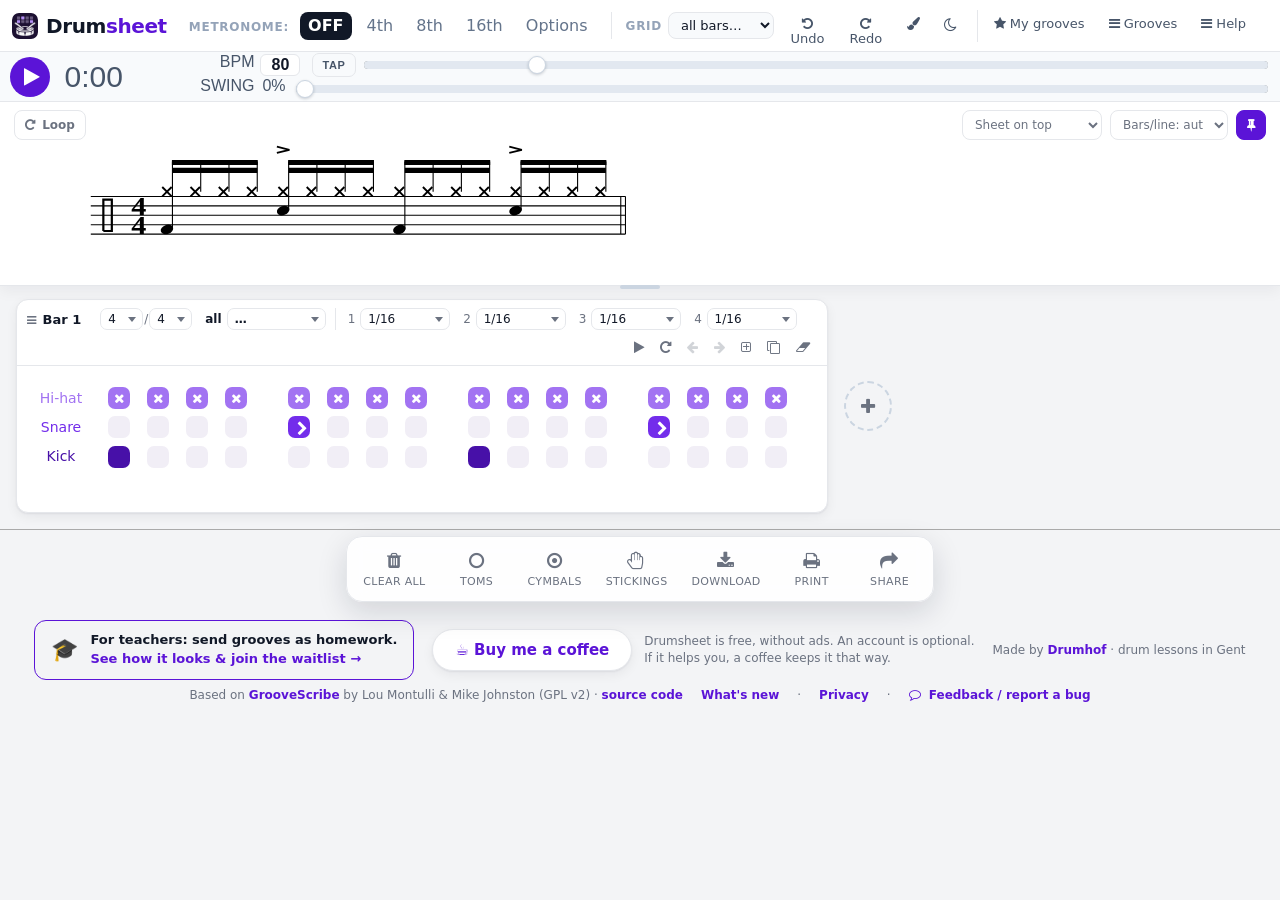
<file: index.html>
<!DOCTYPE html>
<html lang="en">
	<!-- HTML for the Groove Writer part of the Groove Scribe HTML application -->
	<!--Copyright 2015-2020 Lou Montulli, Mike Johnston  GPL V2.0 Please See LICENSE.txt for more details -->

    <head>
		<meta charset="utf-8">
		<title>Drumsheet: free online drum notation editor</title>
		<link rel="canonical" href="https://drumsheet.app/">
		<meta name="description" content="Drumsheet is a free online drum notation editor: write grooves, hear them, loop bars, mix time signatures, triplets and sextuplets, 4 toms and ride. Share, print or download.">

		<meta name="viewport" content="width=device-width, initial-scale=1">
		<script>
			(function () {
				var t = null;
				try { t = localStorage.getItem('benTheme'); } catch (e) {}
				if (t === 'dark' || (!t && window.matchMedia && window.matchMedia('(prefers-color-scheme: dark)').matches))
					document.documentElement.classList.add('ben-dark');
				var g = null;
				try { g = localStorage.getItem('benGridStyle'); } catch (e) {}
				if (g !== 'classic') document.documentElement.classList.add('ben-pads');
				// one picked colour -> whole palette (light + dark) and the icon
				function hexHsl(hex) {
					var r = parseInt(hex.substr(1, 2), 16) / 255, g = parseInt(hex.substr(3, 2), 16) / 255, b = parseInt(hex.substr(5, 2), 16) / 255;
					var mx = Math.max(r, g, b), mn = Math.min(r, g, b), h = 0, s = 0, l = (mx + mn) / 2;
					if (mx !== mn) {
						var d = mx - mn; s = l > 0.5 ? d / (2 - mx - mn) : d / (mx + mn);
						h = mx === r ? (g - b) / d + (g < b ? 6 : 0) : mx === g ? (b - r) / d + 2 : (r - g) / d + 4; h *= 60;
					}
					return [Math.round(h), Math.round(s * 100)];
				}
				window.benColour = '#7c3aed';
				window.benSetColour = function (hex) {
					if (!/^#[0-9a-f]{6}$/i.test(hex || '')) hex = '#7c3aed';
					window.benColour = hex;
					var hs = hexHsl(hex), H = hs[0], S = Math.max(25, Math.min(85, hs[1])), T = (H + 28) % 360;
					function c(h, s, l) { return 'hsl(' + h + ',' + Math.round(s) + '%,' + l + '%)'; }
					var css = 'html.ben-tint:not(.ben-dark){--ben-brand:' + c(H, S, 46) + ';--ben-brand-soft:' + c(H, S, 97) + ';--ben-brand-ink:#fff;' +
						'--pad-hh:' + c(H, S, 70) + ';--pad-sn:' + c(H, S, 55) + ';--pad-kick:' + c(H, S, 36) + ';--pad-tom:' + c(T, S, 66) + ';' +
						'--pad-off:' + c(H, S * 0.4, 95) + ';--pad-off-hover:' + c(H, S * 0.4, 89) + '}' +
						'html.ben-tint.ben-dark{--ben-brand:' + c(H, S, 76) + ';--ben-brand-soft:' + c(H, S * 0.7, 20) + ';--ben-brand-ink:' + c(H, 40, 8) + ';' +
						'--ben-bg:' + c(H, 38, 6) + ';--ben-surface:' + c(H, 32, 12) + ';--ben-line:' + c(H, 26, 22) + ';--ben-chrome:' + c(H, 38, 6) + ';--ben-staff:' + c(H, 26, 22) + ';' +
						'--ben-tint-top:' + c(H, 38, 9) + ';--ben-tint-menu:' + c(H, 32, 15) + ';' +
						'--ben-chrome-2:' + c(H, 34, 13) + ';--ben-chrome-hover:' + c(H, 28, 22) + ';--ben-tint-dock:hsla(' + H + ',32%,12%,0.94);--ben-tint-track:' + c(H, 24, 24) + ';' +
						'--pad-hh:' + c(H, S, 82) + ';--pad-sn:' + c(H, S, 72) + ';--pad-kick:' + c(H, S, 62) + ';--pad-tom:' + c(T, S, 84) + ';' +
						'--pad-off:' + c(H, 24, 24) + ';--pad-off-hover:' + c(H, 24, 31) + '}';
					var st = document.getElementById('benColourStyle');
					if (!st) { st = document.createElement('style'); st.id = 'benColourStyle'; document.head.appendChild(st); }
					st.textContent = css;
					var tc = document.querySelector('meta[name="theme-color"]');
					if (!tc) { tc = document.createElement('meta'); tc.name = 'theme-color'; document.head.appendChild(tc); }
					tc.content = document.documentElement.classList.contains('ben-dark') ? 'hsl(' + H + ',38%,9%)' : '#ffffff';
					document.documentElement.classList.add('ben-tint');
					benDrawIcon(H, S);
				};
				// icon: dark tinted square, white drum + sticks, coloured pads
				var glyph = null;
				function benDrawIcon(H, S) {
					function draw() {
						var out = {};
						[64, 32].forEach(function (n) {
							var cv = document.createElement('canvas'); cv.width = cv.height = n;
							var x = cv.getContext('2d'), k = n / 1254, rr = function (a, b, w, h, r) { x.beginPath(); x.moveTo(a + r, b); x.arcTo(a + w, b, a + w, b + h, r); x.arcTo(a + w, b + h, a, b + h, r); x.arcTo(a, b + h, a, b, r); x.arcTo(a, b, a + w, b, r); x.closePath(); x.fill(); };
							x.fillStyle = 'hsl(' + H + ',' + Math.min(S, 50) + '%,13%)'; rr(0, 0, n, n, n * 0.2);
							x.drawImage(glyph, 0, 0, n, n);
							var lit = { '0,1': 1, '1,0': 1, '1,3': 1 };
							[[168, 140], [345, 135]].forEach(function (row, ri) {
								[233, 442, 651, 860].forEach(function (cx, ci) {
									x.fillStyle = lit[ri + ',' + ci] ? 'hsl(' + H + ',' + S + '%,76%)' : 'hsl(' + H + ',16%,42%)';
									rr(cx * k, row[0] * k, 160 * k, row[1] * k, 22 * k);
								});
							});
							out[n] = cv.toDataURL('image/png');
						});
						var setLogo = function () {
							document.querySelectorAll('link[rel="icon"]').forEach(function (l) { l.href = out[32]; });
							var im = document.querySelector('.ben-logo-icon'); if (im) im.src = out[64];
						};
						setLogo(); document.addEventListener('DOMContentLoaded', setLogo);
					}
					if (glyph && glyph.complete) return draw();
					glyph = new Image(); glyph.onload = draw; glyph.src = 'images/beatsheet-glyph.png';
				}
				var c = null;
				try { c = localStorage.getItem('benColour'); } catch (e) {}
				if (c === 'blue') c = '#2563eb';
				window.benSetColour(c);
			})();
		</script>
		<meta name="apple-mobile-web-app-capable" content="yes">
		<meta name="mobile-web-app-capable" content="yes">
		<link rel="icon" type="image/png" sizes="32x32" href="images/favicon-32.png">
		<link rel="icon" sizes="192x192" href="images/beatsheet-icon-192.png">
		<link rel="icon" sizes="96x96" href="images/beatsheet-icon-96.png">
		<link rel="apple-touch-icon" href="images/apple-touch-icon.png">

		<meta property="og:description" content="Free online drum notation editor: write grooves, hear them, loop bars, mixed meters, triplets, 4 toms and ride."/>
		<meta property="og:site_name" content="Drumsheet"/>
		<meta property="og:title" content="Drumsheet: free online drum notation editor"/>
		<meta property="og:type" content="website"/>
		<meta property="og:url" content="https://drumsheet.app/"/>
		<meta property="og:image" content="https://drumsheet.app/images/og-image-2.png"/>
		<meta property="og:image:width" content="1200"/>
		<meta property="og:image:height" content="630"/>
		<meta property="og:image:alt" content="Drumsheet: free online drum notation editor"/>
		<meta name="twitter:card" content="summary_large_image"/>
		<meta name="twitter:image" content="https://drumsheet.app/images/og-image-2.png"/>


		<link rel="stylesheet" type="text/css" href="font-awesome/4.7.0/css/font-awesome.min.css">
	    <link rel="stylesheet" type="text/css" href="css/groove_writer_orange.css">
		<link rel="stylesheet" type="text/css" href="css/groove_display_orange.css">
		<link rel="stylesheet" type="text/css" href="css/groove_ben_modern.css">

		<!--   Other peoples JS libraries    -->
		<!-- <script src="./MIDI.js/js/MIDI/MIDI.JS.min.js" type="text/javascript"></script> -->
		<script src="./MIDI.js/js/MIDI/AudioDetect.js" type="text/javascript"></script>
		<script src="./MIDI.js/js/MIDI/LoadPlugin.js" type="text/javascript"></script>
		<script src="./MIDI.js/js/MIDI/Plugin.js" type="text/javascript"></script>
		<script src="./MIDI.js/js/MIDI/Player.js" type="text/javascript"></script>
		<script src="./MIDI.js/inc/DOMLoader.XMLHttp.js" type="text/javascript"></script>
		<script src="./MIDI.js/inc/jasmid/stream.js"></script>
		<script src="./MIDI.js/inc/jasmid/midifile.js"></script>
		<script src="./MIDI.js/inc/jasmid/replayer.js"></script>
		<script src="./MIDI.js/inc/Base64.js"></script>
		<script src="./MIDI.js/inc/base64binary.js"></script>

		<!-- script to render ABC to an SVG image -->
		<script type="text/javascript" src="./js/abc2svg-1.js"></script>

		<!-- script to convert SVG to PNGs for download -->
		<script type="text/javascript" src="./js/pablo.min.js"></script>

		<!-- script for sharing to social sites -->


		<!-- Minified version: <script src="./js/groove_writer.min.js" type="text/javascript"></script> -->

		<!-- jsmidgen for generating a midi file -->
		<script src="./js/jsmidgen.js" type="text/javascript"></script>
		<!-- iOS: allow Web Audio to play through the silent switch -->
		<script src="./js/unmute.js" type="text/javascript"></script>
		<!--   our custom JS is loaded as an ES module at the end of <body> (js/main.js).
		       It creates window.myGrooveWriter, builds the dynamic DOM, and runs the
		       page-load init. -->

    <script>
	// privacy-friendly visitor count (GoatCounter: no cookies, no personal data), only on drumsheet.app
	if (location.hostname === 'drumsheet.app') {
		window.goatcounter = { path: function () { return location.pathname; } }; // grooves in the link are not sent
		var gc = document.createElement('script');
		gc.async = true;
		gc.src = 'https://gc.zgo.at/count.js';
		gc.dataset.goatcounter = 'https://drumsheet.goatcounter.com/count';
		document.head.appendChild(gc);
	}
	window.benCount = function (name) {
		try { if (window.goatcounter && window.goatcounter.count) window.goatcounter.count({ path: name, title: name, event: true }); } catch (e) {}
	};
</script>
</head>
    <body>

	<div id="GrooveWriter">
		<div class="nonPrintable">
			<div id="LeftHandNav">
				<span id="divisionButtonContainer">
					<span id="logoInSubdivision" class="left-button-content"><img src="images/GScribe_Logo_lone_g.svg"></span>
					<span class="left-button edit-block" id="timeLabel" onclick="myGrooveWriter.timeSigPopupOpen();"><span class="left-button-content"><span><span id="timeSigLabel" class="buttonFraction"><sup>4</sup>/<sub>4</sub></span><span id="timeSubLabel">TIME</span></span></span></span>
					<span class="left-button subdivision edit-block" id="subdivision_8ths"  onclick="myGrooveWriter.changeDivision(8);"><span class="left-button-content"><span><span class="buttonFraction"><sup>1</sup>/<sub>8</sub></span>NOTES</span></span></span>
					<span class="left-button subdivision edit-block" id="subdivision_16ths" onclick="myGrooveWriter.changeDivision(16);"><span class="left-button-content"><span><span class="buttonFraction"><sup>1</sup>/<sub>16</sub></span>NOTES</span></span></span>
					<span class="left-button subdivision edit-block" id="subdivision_32ths" onclick="myGrooveWriter.changeDivision(32);"><span class="left-button-content"><span><span class="buttonFraction"><sup>1</sup>/<sub>32</sub></span>NOTES</span></span></span>
					<span class="left-button subdivision edit-block" id="subdivision_12ths" onclick="myGrooveWriter.changeDivision(12);"><span class="left-button-content"><span><span class="buttonFraction"><sup>1</sup>/<sub>8</sub></span>TRIPLETS</span></span></span>
					<span class="left-button subdivision edit-block" id="subdivision_24ths" onclick="myGrooveWriter.changeDivision(24);"><span class="left-button-content"><span><span class="buttonFraction"><sup>1</sup>/<sub>16</sub></span>TRIPLETS</span></span></span>
					<span class="left-button subdivision edit-block" id="subdivision_48ths" onclick="myGrooveWriter.changeDivision(48);"><span class="left-button-content"><span>MIXED<br>Division</span></span></span>

					<!-- Populated by js/main.js after load (was document.write). -->
					<span id="viewEditSwitchSlot"></span>
					<span id="advancedEditSlot"></span>

					<span class="left-button edit-block" id="undoButton" onclick="myGrooveWriter.undoCommand();"><span class="left-button-content"><i class="fa fa-undo"></i>&nbsp;&nbsp;Undo</span></span>
				</span>

			</div>
			<div id="TopNav" class="fullWidthEle">
				<span id="logoTextUpperLeft"><span class="ben-logo"><img class="ben-logo-icon" src="images/beatsheet-logo-64.png" alt="">Drum<b>sheet</b></span></span>
				<span id="upperLeft">
					<span id="metronomeContainer">
						<span id="metronomeLabel">METRONOME:</span>
						<span class="metronomeButton" id="metronomeOff" onclick="myGrooveWriter.setMetronomeFrequency(0);">OFF</span>
						<span class="metronomeButton" id="metronome4ths" onclick="myGrooveWriter.setMetronomeFrequency(4);">4th</span>
						<span class="metronomeButton" id="metronome8ths" onclick="myGrooveWriter.setMetronomeFrequency(8);">8th</span>
						<span class="metronomeButton" id="metronome16ths" onclick="myGrooveWriter.setMetronomeFrequency(16);">16th</span>
						<span class="metronomeButton" id="metronomeTrip" title="Triplets (3 per beat)" onclick="myGrooveWriter.setMetronomeFrequency(12);">3</span>
						<span class="metronomeButton" id="metronomeSext" title="Sextuplets (6 per beat)" onclick="myGrooveWriter.setMetronomeFrequency(24);">6</span>
						<span class="metronomeButton Options grooveDB_hidden" id="metronomeOptionsAnchor" onclick="myGrooveWriter.metronomeOptionsAnchorClick(event);">Options</span>
					</span>
					<span id="benGridAll" title="Set the grid of every beat in every bar">
						<span id="benGridAllLabel">GRID</span>
						<select onchange="myGrooveWriter.setAllBeats('all', this.value); this.value='';">
							<option value="">all bars…</option>
							<option value="4">1/4</option>
							<option value="8">1/8</option>
							<option value="16">1/16</option>
							<option value="32">1/32</option>
							<option value="8t">triplets</option>
							<option value="16t">sextuplets</option>
						</select>
					</span>
				</span>
				<span id="benUndoRedo">
					<span class="rightButtons" onclick="myGrooveWriter.undoCommand();" title="Undo (Ctrl+Z)"><i class="fa fa-undo"></i> Undo</span>
					<span class="rightButtons" onclick="myGrooveWriter.redoCommand();" title="Redo (Ctrl+Y)"><i class="fa fa-repeat"></i> Redo</span>
					<span class="rightButtons" id="benLookToggle" title="Look: grid style and colour" onclick="benLookMenu(event)"><i class="fa fa-paint-brush"></i></span>
					<span class="rightButtons" id="benThemeToggle" title="Dark / light mode" onclick="(function(){var d=document.documentElement.classList.toggle('ben-dark');try{localStorage.setItem('benTheme', d?'dark':'light')}catch(e){};window.benSetColour(window.benColour)})();"><i class="fa fa-moon-o"></i></span>
				</span>
				<span id="upperRight">
					<span class="rightButtons grooveDB_hidden" id="permutationAnchor" onclick="myGrooveWriter.permutationAnchorClick(event);"><i class="fa fa-bars"></i> Permutations</span>
					<span class="rightButtons" id="benMyGroovesBtn" title="My grooves: save and open your own grooves (Ctrl+S)" onclick="myGrooveWriter.showMyGrooves();"><i class="fa fa-star"></i> My grooves</span>
					<span class="rightButtons" id="groovesAnchor" onclick="myGrooveWriter.groovesAnchorClick(event);"><i class="fa fa-bars"></i> Grooves</span>
					<span class="rightButtons" id="helpAnchor" onclick="myGrooveWriter.helpAnchorClick(event);"><i class="fa fa-bars"></i> Help</span>
				</span>
			</div>
			<div id="midiPlayer" class="fullWidthEle"><!-- space for the midiplayer to be attached by the javascript --></div>
		</div>

		<div id="RightHandContent">
			<div class="nonPrintable">

				<!-- Contents built by js/main.js (was document.write). -->
				<div id="PermutationOptions"></div>
			</div>

			<div class="Printable">
				<!-- rendering area -->
				<div id="sheetMusicDiv" class="fullWidthEle">
					<div id="svgTarget" class="svgTarget">
						<!-- space for the SVG sheet music to display -->
					</div>
				</div>
			</div>
			<div class="nonPrintable">

				<p class="warnings">Warnings:</p>
				<div class="warnings" id="diverr">
				</div>

				<div id="sheetMusicTextFields" class="fullWidthEle grooveDB_hidden edit-block">
					<span class="sheetMusicTextField"><b>Title:</b> <input class="sheetMusicInputField" id="tuneTitle" placeholder="optional" onchange="myGrooveWriter.refresh_ABC();" type="text"></span>
					<span class="sheetMusicTextField"><b>Author:</b> <input class="sheetMusicInputField" id="tuneAuthor" placeholder="optional" onchange="myGrooveWriter.refresh_ABC();"  type="text"></span>
					<span class="sheetMusicTextField"><b>Comment:</b> <input class="sheetMusicInputField" id="tuneComments" placeholder="optional" onchange="myGrooveWriter.refresh_ABC();"  type="text"></span>
					<span id='KeyButton'><input type="checkbox" class="hiddenCheckbox" id="showLegend" onclick="myGrooveWriter.refresh_ABC();"><label id="LegendLabel" for="showLegend"><i class="fa fa-key"></i></label></span>
				</div>

				<div id="musicalInput" class="fullWidthEle edit-block">
					<!-- The clickable note grid is built by js/main.js (was document.write). -->
					<div id="measureContainer"></div>
				</div>


				<div id="bottomButtonRow" class="fullWidthEle">
					<span class="pageBottomButton edit-block" id="clearAllNotesButton" onclick="event.preventDefault(); myGrooveWriter.clearAllNotes();"><span class="bottomButtonIcon"><i class="fa fa-trash fa-2x"></i></span><span class="bottomButtonLabel">CLEAR ALL</span></span>
					<span class="pageBottomButton edit-block" id="showHideTomsButton" onclick="event.preventDefault(); myGrooveWriter.showHideToms(false, false);"><span class="bottomButtonIcon"><i class="fa fa-circle-o"></i></span><span class="bottomButtonLabel">TOMS</span></span>
					<span class="pageBottomButton edit-block" id="showHideRideButton" onclick="event.preventDefault(); myGrooveWriter.showHideRide();"><span class="bottomButtonIcon"><i class="fa fa-dot-circle-o fa-2x"></i></span><span class="bottomButtonLabel">CYMBALS</span></span>
					<span class=" grooveDB_hidden pageBottomButton" id="stickingsButton" onclick="myGrooveWriter.stickingsAnchorClick();"><span class="bottomButtonIcon"><i class="fa fa-hand-paper-o"></i></span><span class="bottomButtonLabel">STICKINGS</span></span>
					<span class=" grooveDB_hidden pageBottomButton" id="downloadButton" onclick="myGrooveWriter.DownloadAnchorClick();"><span class="bottomButtonIcon"><i class="fa fa-download fa-2x"></i></span><span class="bottomButtonLabel">DOWNLOAD</span></span>
					<span class=" grooveDB_hidden pageBottomButton" id="printButton" onclick="myGrooveWriter.printMusic();"><span class="bottomButtonIcon"><i class="fa fa-print fa-2x"></i></span><span class="bottomButtonLabel">PRINT</span></span>
					<span class=" grooveDB_hidden pageBottomButton" id="shareSaveButton" onclick="event.preventDefault(); myGrooveWriter.show_FullURLPopup();"><span class="bottomButtonIcon"><i class="fa fa-share fa-2x"></i></span><span class="bottomButtonLabel">SHARE</span></span>
				</div>
				<div id="benFooter">
					<a class="ben-teachers" href="teachers.html" onclick="window.benCount && window.benCount('teachers-box-click')"><span class="ben-teachers-icon">&#127891;</span><span><b>For teachers:</b> send grooves as homework.<br><u>See how it looks &amp; join the waitlist &rarr;</u></span></a>
					<span class="ben-coffee-wrap"><a class="ben-coffee" href="https://ko-fi.com/gladinathor" target="_blank" rel="noopener">&#9749; Buy me a coffee</a><span class="ben-coffee-note">Drumsheet is free, without ads. An account is optional.<br>If it helps you, a coffee keeps it that way.</span></span>
					<span>Made by <a href="https://drumhof.com" target="_blank" rel="noopener">Drumhof</a> &middot; drum lessons in Gent</span>
					<span>Based on <a href="https://github.com/montulli/GrooveScribe" target="_blank" rel="noopener">GrooveScribe</a> by Lou Montulli &amp; Mike Johnston (GPL v2) &middot; <a href="https://github.com/bengladine/beatsheet" target="_blank" rel="noopener">source code</a></span>
					<a class="ben-privacy" href="javascript:void(0)" onclick="myGrooveWriter.showWhatsNew && myGrooveWriter.showWhatsNew()">What's new</a> &middot; <a class="ben-privacy" href="privacy.html">Privacy</a> &middot; <a class="ben-feedback" href="https://forms.gle/rgXMxauXFDep4EJq6" target="_blank" rel="noopener"><i class="fa fa-comment-o"></i> Feedback / report a bug</a>
				</div>


				<div id="midiTextOutput">
				</div>

				<span id="hiddenDescription">
					GrooveScribe allows drummers to easily create grooves, listen, share, print sheet music, and more.
					Use the GrooveScribe to create new grooves, figure out the groove to your favorite song,
					or write down the groove to your latest tune.
				</span>

				<!-- GrooveDB output area -->
				<div id="GrooveDB_MetaData" class="grooveDB_show" style="display:none;">
					<div id="grooveDBInstructions">
					This is the text that should be added to the GrooveDB for this groove.  <br>
					<b>Copy and paste it into the GrooveDB edit window </b>
					</div>
					<div>
					<textarea id="GrooveDB_source" class="fullWidthEle"></textarea>
					</div>
				</div>

				<div id="debugDisplayArea">
					<span id="undoStack"></span>
					<span id="redoStack"></span>
					<span id="URLSearchData"></span>
					<!-- ABC notation -->
					<A href="" id="showHideABC" onclick="event.preventDefault(); myGrooveWriter.ShowHideABCResults();">Show/Hide ABC Notation</a>

					<div id="ABC_Results">
						ABC Notation is used for rendering the music.  You can see what is being generated below.
						You can even edit it.  <br>
						NOTE: whenever the page is modified, the ABC Notation below will be overwritten automatically. <br>
						For more information about ABC Notation go here: <a href="http://abcnotation.com/">http://abcnotation.com/</a>
						<p></p>
						<textarea id="ABCsource" rows="10" cols="72" ></textarea>
						<br>
						<button type="button" onclick="myGrooveWriter.displayNewSVG();">Re-render the music</button>
						<button type="button" onclick="myGrooveWriter.saveABCtoFile();">Save ABC to file</button>
					</div>
					<span id="debugOutput"></span>
				</div>

				<div id="totalPlayTime">
				</div>
			</div>
		</div>


		<!-- context menu that will pop up over notes in advaced edit mode or right click -->
		<div class="noteContextMenu">
			<ul id="metronomeOptionsContextMenu" class="list">
				<li class="metronomeOptionsContextMenuItem" id="metronomeOptionsContextMenuSolo"      onclick='myGrooveWriter.metronomeOptionsMenuPopupClick("Solo");'  title="Just hear the metronome." >Solo</li>
				<li class="metronomeOptionsContextMenuItem" id="metronomeOptionsContextMenuSpeedUp"   onclick='myGrooveWriter.metronomeOptionsMenuPopupClick("SpeedUp");' title="Increase the tempo automatically" >Auto speed up</li>
				<li class="metronomeOptionsContextMenuItem" id="metronomeOptionsContextMenuCountIn"   onclick='myGrooveWriter.metronomeOptionsMenuPopupClick("CountIn");' title="One measure of metronome count in at the start" >Count it in</li>
				<li class="metronomeOptionsContextMenuItem" id="metronomeOptionsContextMenuOffTheOne" onclick='myGrooveWriter.metronomeOptionsMenuPopupClick("OffTheOne");' title="Click on the e, &, or a">Offset click</li>
				<!--
				<li id="metronomeOptionsContextMenuDropper"   onclick='myGrooveWriter.metronomeOptionsMenuPopupClick("Dropper")'  >Beat Dropper</li>
				-->
			</ul>
		</div>
		<div class="noteContextMenu">
			<ul id="metronomeOptionsOffsetClickContextMenu" class="list">
				<li class="metronomeOptionsOffsetClickContextMenuItem menuChecked" id="metronomeOptionsOffsetClickContextMenuOnThe1"   onclick='myGrooveWriter.metronomeOptionsMenuOffsetClickPopupClick("1");'>Start on "<b>1</b>"</li>
				<li class="metronomeOptionsOffsetClickContextMenuItem" id="metronomeOptionsOffsetClickContextMenuOnTheE"   onclick='myGrooveWriter.metronomeOptionsMenuOffsetClickPopupClick("E");'>Start on "<b>E</b>"</li>
				<li class="metronomeOptionsOffsetClickContextMenuItem" id="metronomeOptionsOffsetClickContextMenuOnTheAND" onclick='myGrooveWriter.metronomeOptionsMenuOffsetClickPopupClick("AND");'>Start on "<b>&amp;</b>"</li>
				<li class="metronomeOptionsOffsetClickContextMenuItem" id="metronomeOptionsOffsetClickContextMenuOnTheA"   onclick='myGrooveWriter.metronomeOptionsMenuOffsetClickPopupClick("A");'>Start on "<b>A</b>"</li>
				<li class="metronomeOptionsOffsetClickContextMenuItem" id="metronomeOptionsOffsetClickContextMenuOnTheROTATE"  onclick='myGrooveWriter.metronomeOptionsMenuOffsetClickPopupClick("ROTATE");'>Rotate through</li>
			</ul>
		</div>
		<div class="noteContextMenu">
			<ul id="metronomeOptionsOffsetClickForTripletsContextMenu" class="list">
				<li class="metronomeOptionsOffsetClickContextMenuItem menuChecked" id="metronomeOptionsOffsetClickContextMenuOnThe1Triplet"  onclick='myGrooveWriter.metronomeOptionsMenuOffsetClickPopupClick("1");'>Start on "<b>1</b>"</li>
				<li class="metronomeOptionsOffsetClickContextMenuItem" id="metronomeOptionsOffsetClickContextMenuOnTheTI" onclick='myGrooveWriter.metronomeOptionsMenuOffsetClickPopupClick("TI");'>Start on "<b>&amp;</b>"</li>
				<li class="metronomeOptionsOffsetClickContextMenuItem" id="metronomeOptionsOffsetClickContextMenuOnTheTA" onclick='myGrooveWriter.metronomeOptionsMenuOffsetClickPopupClick("TA");'>Start on "<b>A</b>"</li>
				<li class="metronomeOptionsOffsetClickContextMenuItem" id="metronomeOptionsOffsetClickContextMenuOnTheROTATE"   onclick='myGrooveWriter.metronomeOptionsMenuOffsetClickPopupClick("ROTATE");'>Rotate through</li>
			</ul>
		</div>
		<div class="noteContextMenu">
			<ul id="stickingContextMenu" class="list">
				<li onclick='myGrooveWriter.notePopupClick("sticking", "off");'>Off</li>
				<li onclick='myGrooveWriter.notePopupClick("sticking","right");'><b>R</b>ight</li>
				<li onclick='myGrooveWriter.notePopupClick("sticking","left");'><b>L</b>eft</li>
				<li onclick='myGrooveWriter.notePopupClick("sticking","both");'><b>R/L</b></li>
				<li onclick='myGrooveWriter.notePopupClick("sticking", "count");'>Count</li>
			</ul>
		</div>
		<div class="noteContextMenu">
			<ul id="hhContextMenu" class="list">
				<li onclick='myGrooveWriter.notePopupClick("hh", "off");'>Off</li>
				<li onclick='myGrooveWriter.notePopupClick("hh","normal");'>Hi-hat normal</li>
				<li onclick='myGrooveWriter.notePopupClick("hh","open");'>Hi-hat open</li>
				<!-- <li onclick='myGrooveWriter.notePopupClick("hh","close");'>Hi-hat closed</li> -->
				<li onclick='myGrooveWriter.notePopupClick("hh","accent");'>Hi-hat accent</li>
				<li onclick='myGrooveWriter.notePopupClick("hh","crash");'>Crash</li>
				<li onclick='myGrooveWriter.notePopupClick("hh","crash2");'>Crash 2</li>
				<li onclick='myGrooveWriter.notePopupClick("hh","ride");'>Ride</li>
				<li onclick='myGrooveWriter.notePopupClick("hh","ride_bell");'>Ride Bell</li>
				<li onclick='myGrooveWriter.notePopupClick("hh","cow_bell");'>Cow Bell</li>
				<li onclick='myGrooveWriter.notePopupClick("hh","stacker");'>Stacker</li>
				<li onclick='myGrooveWriter.notePopupClick("hh","metronome_normal");'>Click</li>
				<li onclick='myGrooveWriter.notePopupClick("hh","metronome_accent");'>Click - accent</li>
			</ul>
		</div>
		<div class="noteContextMenu">
			<ul id="tom1ContextMenu" class="list">
				<li onclick='myGrooveWriter.notePopupClick("tom1", "off");'>Off</li>
				<li onclick='myGrooveWriter.notePopupClick("tom1", "normal");'>Tom Normal</li>
			</ul>
		</div>
		<div class="noteContextMenu">
			<ul id="tom2ContextMenu" class="list">
				<li onclick='myGrooveWriter.notePopupClick("tom2", "off");'>Off</li>
				<li onclick='myGrooveWriter.notePopupClick("tom2", "normal");'>Tom Normal</li>
			</ul>
			<ul id="tom3ContextMenu" class="list">
				<li onclick='myGrooveWriter.notePopupClick("tom3", "off");'>Off</li>
				<li onclick='myGrooveWriter.notePopupClick("tom3", "normal");'>Tom Normal</li>
			</ul>
			<ul id="tom4ContextMenu" class="list">
				<li onclick='myGrooveWriter.notePopupClick("tom4", "off");'>Off</li>
				<li onclick='myGrooveWriter.notePopupClick("tom4", "normal");'>Tom Normal</li>
			</ul>
		</div>
		<div class="noteContextMenu">
			<ul id="snareContextMenu" class="list">
				<li onclick='myGrooveWriter.notePopupClick("snare", "off");'>Off</li>
				<li onclick='myGrooveWriter.notePopupClick("snare", "normal");'>Snare Normal</li>
				<li onclick='myGrooveWriter.notePopupClick("snare", "accent");'>Snare Accent</li>
				<li onclick='myGrooveWriter.notePopupClick("snare", "ghost");'>Ghost Note</li>
				<li onclick='myGrooveWriter.notePopupClick("snare", "xstick");'>Cross Stick</li>
				<li onclick='myGrooveWriter.notePopupClick("snare", "buzz");'>Buzz Stroke</li>
				<li onclick='myGrooveWriter.notePopupClick("snare", "flam");'>Flam</li>
			</ul>
		</div>
		<div class="noteContextMenu">
			<ul id="kickContextMenu" class="list">
				<li onclick='myGrooveWriter.notePopupClick("kick", "off");'>Off</li>
				<li onclick='myGrooveWriter.notePopupClick("kick", "normal");'>Kick Normal</li>
				<li onclick='myGrooveWriter.notePopupClick("kick", "splash");'>Hi-hat foot</li>
				<li onclick='myGrooveWriter.notePopupClick("kick", "kick_and_splash");'>Kick &amp; Hi-hat foot</li>
			</ul>
		</div>
		<div class="noteContextMenu">
			<ul id="stickingsLabelContextMenu" class="list">
				<li onclick='myGrooveWriter.noteLabelPopupClick("stickings", "all_off");'>all <b>Off</b></li>
				<li onclick='myGrooveWriter.noteLabelPopupClick("stickings", "alternate");'>alternate <b>R</b>/<b>L</b></li>
				<li onclick='myGrooveWriter.noteLabelPopupClick("stickings", "all_right");'>all <b>R</b>s</li>
				<li onclick='myGrooveWriter.noteLabelPopupClick("stickings", "all_left");'>all <b>L</b>s</li>
				<li onclick='myGrooveWriter.noteLabelPopupClick("stickings", "all_count");'><b>C</b>ounts</li>
				<li onclick='myGrooveWriter.noteLabelPopupClick("stickings", "cancel");'>cancel</li>
			</ul>
		</div>
		<div class="noteContextMenu">
			<ul id="hhLabelContextMenu" class="list">
				<li onclick='myGrooveWriter.noteLabelPopupClick("hh", "all_off");'>all Hi-hats <b>Off</b></li>
				<li onclick='myGrooveWriter.noteLabelPopupClick("hh", "all_on");'>all Hi-hats <b>On</b></li>
				<li class="ben-convert" onclick='myGrooveWriter.noteLabelPopupClick("hh", "convert_normal");'>→ convert to <b>Normal</b></li>
				<li class="ben-convert" onclick='myGrooveWriter.noteLabelPopupClick("hh", "convert_accent");'>→ convert to <b>Accent</b></li>
				<li class="ben-convert" onclick='myGrooveWriter.noteLabelPopupClick("hh", "convert_open");'>→ convert to <b>Open</b></li>
				<li class="ben-convert" onclick='myGrooveWriter.noteLabelPopupClick("hh", "convert_ride");'>→ convert to <b>Ride</b></li>
				<li class="ben-convert" onclick='myGrooveWriter.noteLabelPopupClick("hh", "convert_ride_bell");'>→ convert to <b>Ride bell</b></li>
				<li class="ben-convert" onclick='myGrooveWriter.noteLabelPopupClick("hh", "convert_crash");'>→ convert to <b>Crash</b></li>
				<li onclick='myGrooveWriter.noteLabelPopupClick("hh", "downbeats");'>downbeats</li>
				<li onclick='myGrooveWriter.noteLabelPopupClick("hh", "upbeats");'>upbeats</li>
				<li id='mute_hh_menu_item' onclick='myGrooveWriter.noteLabelPopupClick("hh", "mute");'>mute HH sound</li>
				<li onclick='myGrooveWriter.noteLabelPopupClick("hh", "cancel");'>cancel</li>
			</ul>
		</div>
		<div class="noteContextMenu">
			<ul id="tom1LabelContextMenu" class="list">
				<li onclick='myGrooveWriter.noteLabelPopupClick("tom1", "all_off");'>all Toms <b>Off</b></li>
				<li onclick='myGrooveWriter.noteLabelPopupClick("tom1", "all_on");'>all Toms <b>On</b></li>
				<li id='mute_tom1_menu_item' onclick='myGrooveWriter.noteLabelPopupClick("tom1", "mute");'>mute tom sound</li>
				<li onclick='myGrooveWriter.noteLabelPopupClick("tom1", "cancel");'>cancel</li>
			</ul>
		</div>
		<div class="noteContextMenu">
			<ul id="tom2LabelContextMenu" class="list">
				<li onclick='myGrooveWriter.noteLabelPopupClick("tom2", "all_off");'>all Toms <b>Off</b></li>
				<li onclick='myGrooveWriter.noteLabelPopupClick("tom2", "all_on");'>all Toms <b>On</b></li>
				<li id='mute_tom2_menu_item' onclick='myGrooveWriter.noteLabelPopupClick("tom2", "mute");'>mute tom sound</li>
				<li onclick='myGrooveWriter.noteLabelPopupClick("tom2", "cancel");'>cancel</li>
			</ul>
			<ul id="tom3LabelContextMenu" class="list">
				<li onclick='myGrooveWriter.noteLabelPopupClick("tom3", "all_off");'>all Toms <b>Off</b></li>
				<li onclick='myGrooveWriter.noteLabelPopupClick("tom3", "all_on");'>all Toms <b>On</b></li>
				<li id='mute_tom3_menu_item' onclick='myGrooveWriter.noteLabelPopupClick("tom3", "mute");'>mute tom sound</li>
				<li onclick='myGrooveWriter.noteLabelPopupClick("tom3", "cancel");'>cancel</li>
			</ul>
			<ul id="tom4LabelContextMenu" class="list">
				<li onclick='myGrooveWriter.noteLabelPopupClick("tom4", "all_off");'>all Toms <b>Off</b></li>
				<li onclick='myGrooveWriter.noteLabelPopupClick("tom4", "all_on");'>all Toms <b>On</b></li>
				<li id='mute_tom4_menu_item' onclick='myGrooveWriter.noteLabelPopupClick("tom4", "mute");'>mute tom sound</li>
				<li onclick='myGrooveWriter.noteLabelPopupClick("tom4", "cancel");'>cancel</li>
			</ul>
		</div>
		<div class="noteContextMenu">
			<ul id="snareLabelContextMenu" class="list">
				<li onclick='myGrooveWriter.noteLabelPopupClick("snare", "all_off");'>all Snares <b>Off</b></li>
				<li onclick='myGrooveWriter.noteLabelPopupClick("snare", "all_on");'>all <b>Accented</b></li>
				<li onclick='myGrooveWriter.noteLabelPopupClick("snare", "all_on_normal");'>all <b>Normal</b></li>
				<li onclick='myGrooveWriter.noteLabelPopupClick("snare", "all_on_ghost");'>all <b>Ghosts</b></li>
				<li class="ben-convert" onclick='myGrooveWriter.noteLabelPopupClick("snare", "convert_normal");'>→ convert to <b>Normal</b></li>
				<li class="ben-convert" onclick='myGrooveWriter.noteLabelPopupClick("snare", "convert_accent");'>→ convert to <b>Accent</b></li>
				<li class="ben-convert" onclick='myGrooveWriter.noteLabelPopupClick("snare", "convert_ghost");'>→ convert to <b>Ghost</b></li>
				<li class="ben-convert" onclick='myGrooveWriter.noteLabelPopupClick("snare", "convert_flam");'>→ convert to <b>Flam</b></li>
				<li class="ben-convert" onclick='myGrooveWriter.noteLabelPopupClick("snare", "convert_drag");'>→ convert to <b>Drag</b></li>
				<li class="ben-convert" onclick='myGrooveWriter.noteLabelPopupClick("snare", "convert_xstick");'>→ convert to <b>Cross-stick</b></li>
				<li class="ben-convert" onclick='myGrooveWriter.noteLabelPopupClick("snare", "convert_buzz");'>→ convert to <b>Buzz</b></li>
				<li id='mute_snare_menu_item' onclick='myGrooveWriter.noteLabelPopupClick("snare", "mute");'>mute snare sound</li>
				<li onclick='myGrooveWriter.noteLabelPopupClick("snare", "cancel");'>cancel</li>
			</ul>
		</div>
		<div class="noteContextMenu">
			<ul id="kickLabelContextMenu" class="list">
				<li onclick='myGrooveWriter.noteLabelPopupClick("kick", "all_off");'>all Kicks <b>Off</b></li>
				<li onclick='myGrooveWriter.noteLabelPopupClick("kick", "all_on");'>all Kicks <b>On</b></li>
				<li class="ben-convert" onclick='myGrooveWriter.noteLabelPopupClick("kick", "convert_normal");'>→ convert to <b>Kick</b></li>
				<li class="ben-convert" onclick='myGrooveWriter.noteLabelPopupClick("kick", "convert_splash");'>→ convert to <b>HH foot</b></li>
				<li class="ben-convert" onclick='myGrooveWriter.noteLabelPopupClick("kick", "convert_kick_and_splash");'>→ convert to <b>Kick + HH foot</b></li>
				<li onclick='myGrooveWriter.noteLabelPopupClick("kick", "hh_foot_nums_on");'>HH foot #'s <b>On</b></li>
				<li onclick='myGrooveWriter.noteLabelPopupClick("kick", "hh_foot_ands_on");'>HH foot &'s <b>On</b></li>
				<li id='mute_kick_menu_item' onclick='myGrooveWriter.noteLabelPopupClick("kick", "mute");'>mute kick sound</li>
				<li onclick='myGrooveWriter.noteLabelPopupClick("kick", "cancel");'>cancel</li>
			</ul>
		</div>
		<div class="noteContextMenu">
			<ul id="permutationContextMenu" class="list">
				<li onclick='myGrooveWriter.permutationPopupClick("none");'><b>None</b></li>
				<li onclick='myGrooveWriter.permutationPopupClick("kick_16ths");'><b>Kick</b> Permutation</li>
				<li onclick='myGrooveWriter.permutationPopupClick("snare_16ths");'><b>Snare</b> Permutation</li>
			</ul>
		</div>
		<div class="noteContextMenu">
			<ul id="helpContextMenu" class="list">
				<li onclick='myGrooveWriter.helpMenuPopupClick("undo");'>Undo (Ctrl-Z)</li>
				<li onclick='myGrooveWriter.helpMenuPopupClick("redo");'>Redo (Ctrl-Y)</li>
				<li onclick='myGrooveWriter.helpMenuPopupClick("help");'>Help</li>
				<li onclick='myGrooveWriter.helpMenuPopupClick("about");'>About</li>
			</ul>
		</div>
		<div class="noteContextMenu">
			<ul id="stickingsContextMenu" class="list" style="width: 200px;">
				<li onclick='myGrooveWriter.stickingsShowHideToggle();'><b>Show or Hide stickings</b></li>
				<li onclick='myGrooveWriter.stickingsReverseRL();'><b>Reverse stickings R/L</b></li>
			</ul>
		</div>
		<div class="noteContextMenu">
			<ul id="downloadContextMenu" class="list" style="width: 200px;">
				<li onclick='myGrooveWriter.SVGSaveAs();'><b>Download SVG Images</b></li>
				<li onclick='myGrooveWriter.PNGSaveAs();'><b>Download PNG Images</b></li>
				<li onclick='myGrooveWriter.MIDISaveAs();'><b>Download MIDI file</b></li>
			</ul>
		</div>
		<!-- The grooves menu is built by js/main.js (was document.write). -->
		<div id="grooveListWrapper"></div>

		<!-- dialog for the TIME label, hidden by default -->
		<div id="timeSigPopup">
			<div id="timeSigPopupTitle">Choose a Time Signature</div>
			<div id="timeSigPopupOptions">
			 <select id="timeSigPopupTimeSigTop">
			  <option value="2">2</option>
			  <option value="3">3</option>
			  <option selected value="4">4</option>
			  <option value="5">5</option>
			  <option value="6">6</option>
			  <option value="7">7</option>
			  <option value="8">8</option>
			  <option value="9">9</option>
			  <option value="10">10</option>
			  <option value="11">11</option>
			  <option value="12">12</option>
			  <option value="13">13</option>
			  <option value="14">14</option>
			  <option value="15">15</option>
			</select>
			<b id="timeSigPopupSlash">/</b>
			<select id="timeSigPopupTimeSigBottom">
			  <option selected value="4">4</option>
			  <option value="8">8</option>
			  <option value="16">16</option>
			</select>
			</div>
			<div id="timeSigPopupButtons">
			<button id="timeSigPopupCancel" onclick="myGrooveWriter.timeSigPopupClose('cancel');">Cancel</button>
			<button id="timeSigPopupOK" onclick="myGrooveWriter.timeSigPopupClose('ok');">Done</button>
			</div>
		</div>

		<!-- this is used by the share/save button, and is hidden by default -->
		<div id="fullURLPopup">
			<span id="fullURLPopupCloseButton" onclick="myGrooveWriter.close_FullURLPopup();"><i class="fa fa-lg fa-times-circle"></i></span>
			<div id="fullURLPopupTitle">Share Your Groove</div>
			<div id="fullURLPopupSubTitle">Use this URL to share or save this groove</div>
			<div id="fullURLPopupSubSubTitle">(You can also bookmark this page)</div>
			<div id="fullURLPopupCheckboxes">
				<span><label  id="shortURLLabel" class="fullURLPopupCheckboxLabel"><input type="checkbox" id="shortenerCheckbox" onchange="myGrooveWriter.shortenerCheckboxChanged();">Short URL</label></span>
				<span><label id="embedCodeLabel" class="fullURLPopupCheckboxLabel"><input type="checkbox" id="embedCodeCheckbox" onchange="myGrooveWriter.embedCodeCheckboxChanged();">Embed Code</label></span>
			</div>
			<div id="fullURLPopupTextFieldContainer"><input type="text" id="fullURLPopupTextField"></div>
			<br>
			<div id="shareButtonContainer">
				<button id="fullURLPopupCopyButton" onclick="myGrooveWriter.copyShareURLToClipboard();">&nbsp;<i class="fa fa-copy"></i> &nbsp;COPY&nbsp;</button>
			</div>
		</div>


		<!-- this is used by the metronome auto speed up option menu, and is hidden by default -->
		<div id="metronomeAutoSpeedupConfiguration">
			<div id="metronomeAutoSpeedupOutputText">
				Increase <span id="metronomeAutoSpeedupTempoIncreaseAmountOutput">5</span> bpm in
				<span id="metronomeAutoSpeedupTempoIncreaseIntervalOutput">2</span> min
			</div>
			<div id="metronomeAutoSpeedupConfigurationKeepIncreasing">
				<input type="checkbox" checked id="metronomeAutoSpeedUpKeepGoingForever"><label for="metronomeAutoSpeedUpKeepGoingForever">Keep increasing after the first interval</label>
			</div>
			<div id="metronomeAutoSpeedupConfigurationSliders">
				<div id="metronomeAutoSpeedupConfigurationAmountLable">Amount in BPM</div>
				<input type=range min=1 max=100 value=5 class="metronomeAutoSpeedUpRange" id="metronomeAutoSpeedupTempoIncreaseAmount" oninput="myGrooveWriter.updateRangeLabel(event, 'metronomeAutoSpeedupTempoIncreaseAmountOutput');">
				<div id="metronomeAutoSpeedupConfigurationIntervalLable">Interval in Minutes</div>
				<input type=range min=1 max=20 value=2 class="metronomeAutoSpeedUpRange" id="metronomeAutoSpeedupTempoIncreaseInterval" step="1" oninput="myGrooveWriter.updateRangeLabel(event, 'metronomeAutoSpeedupTempoIncreaseIntervalOutput');">
			</div>
			<div id="metronomeAutoSpeedupCloseButtonDiv">
				<button id="metronomeAutoSpeedupConfigurationCloseButton" onclick="myGrooveWriter.close_MetronomeAutoSpeedupConfiguration('ok');">Done</button>
			</div>
		</div>


		<!-- App entry point: ES module that boots the app and runs page-load init. -->
		<script type="module" src="js/main.js"></script>


	</div>

    <script>
			function benLookMenu(ev) {
				ev.stopPropagation();
				var old = document.getElementById('benLookMenu');
				if (old) { old.remove(); return; }
				var de = document.documentElement;
				var m = document.createElement('div');
				m.id = 'benLookMenu';
				function group(title, key, cls, opts) {
					var h = document.createElement('div'); h.className = 'ben-look-h'; h.textContent = title; m.appendChild(h);
					var row = document.createElement('div'); row.className = 'ben-look-row'; m.appendChild(row);
					opts.forEach(function (o) {
						var b = document.createElement('button');
						b.innerHTML = (o[2] ? '<i class="ben-swatch" style="background:' + o[2] + '"></i>' : '') + o[1];
						var on = function () { return o[0] === 'on' ? de.classList.contains(cls) : !de.classList.contains(cls); };
						b.className = on() ? 'on' : '';
						b.onclick = function () {
							de.classList.toggle(cls, o[0] === 'on');
							try { localStorage.setItem(key, o[3]); } catch (e) {}
							row.querySelectorAll('button').forEach(function (x) { x.className = ''; });
							b.className = 'on';
							window.dispatchEvent(new Event('resize'));
						};
						row.appendChild(b);
					});
				}
				group('Grid', 'benGridStyle', 'ben-pads', [['off', 'Classic', '', 'classic'], ['on', 'Pads', '', 'pads']]);
				var h = document.createElement('div'); h.className = 'ben-look-h'; h.textContent = 'Colour'; m.appendChild(h);
				var inp = document.createElement('input'); inp.type = 'color'; inp.value = window.benColour; m.appendChild(inp);
				var save = function (hex) { window.benSetColour(hex); inp.value = hex; try { localStorage.setItem('benColour', hex); } catch (e) {} };
				inp.oninput = function () { save(inp.value); };
				var pr = document.createElement('div'); pr.className = 'ben-look-presets'; m.appendChild(pr);
				['#7c3aed', '#2563eb', '#0891b2', '#059669', '#d97706', '#dc2626', '#db2777', '#475569'].forEach(function (hex) {
					var sw = document.createElement('i'); sw.style.background = hex; sw.title = hex === '#7c3aed' ? 'Drumsheet purple (default)' : hex;
					sw.onclick = function () { save(hex); }; pr.appendChild(sw);
				});
				var r = ev.currentTarget.getBoundingClientRect();
				m.style.top = (r.bottom + 6) + 'px';
				m.style.right = Math.max(8, window.innerWidth - r.right) + 'px';
				document.body.appendChild(m);
				setTimeout(function () {
					document.addEventListener('pointerdown', function close(e) {
						if (!m.contains(e.target)) { m.remove(); document.removeEventListener('pointerdown', close, true); }
					}, true);
				}, 0);
			}
		</script>
	</body>

</html>
</file>
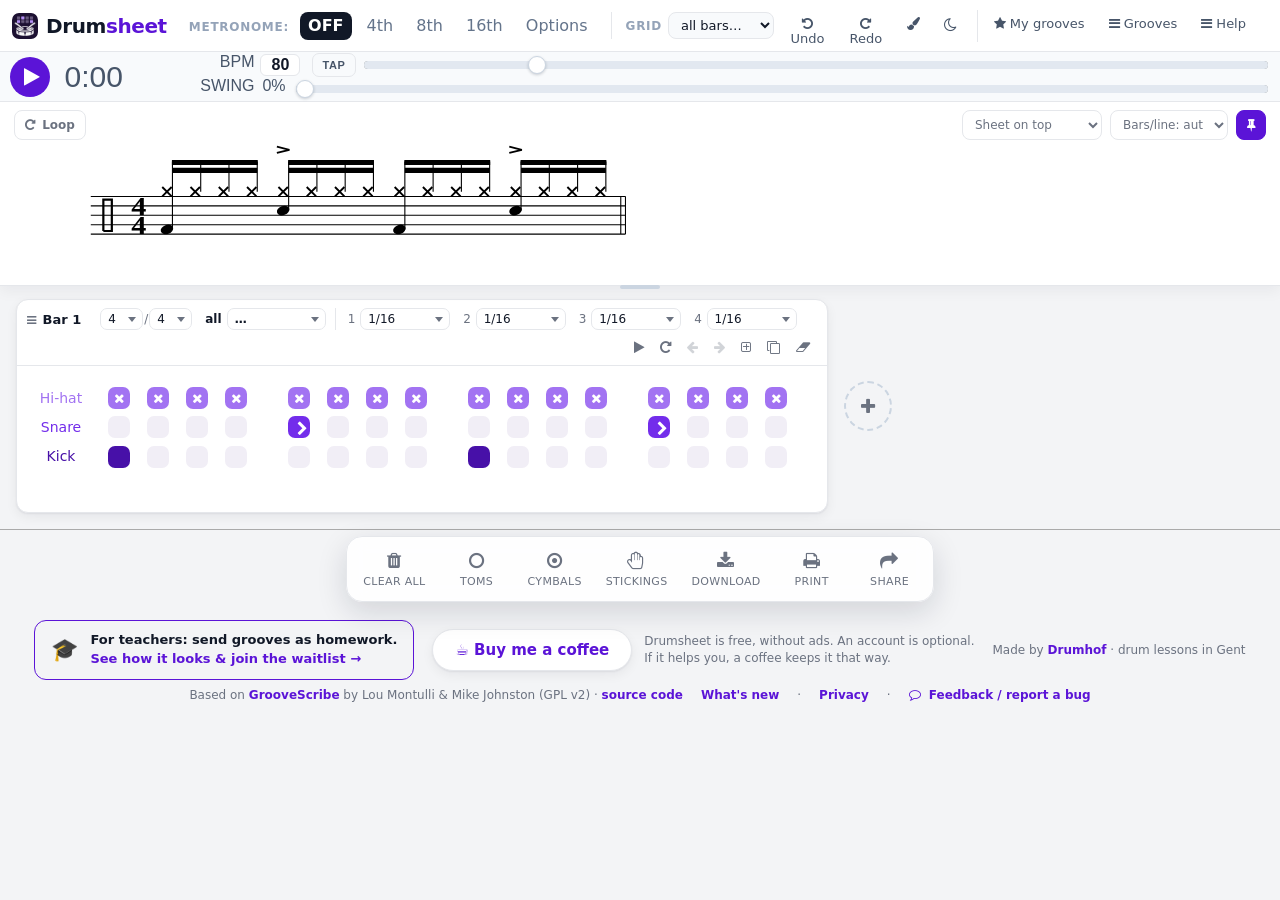
<file: docs/index.html>
<!DOCTYPE html>
<html lang="en">
	<!-- HTML for the Groove Writer part of the Groove Scribe HTML application -->
	<!--Copyright 2015-2020 Lou Montulli, Mike Johnston  GPL V2.0 Please See LICENSE.txt for more details -->

    <head>
		<meta charset="utf-8">
		<title>Drumsheet: free online drum notation editor</title>
		<link rel="canonical" href="https://drumsheet.app/">
		<meta name="description" content="Drumsheet is a free online drum notation editor: write grooves, hear them, loop bars, mix time signatures, triplets and sextuplets, 4 toms and ride. Share, print or download.">

		<meta name="viewport" content="width=device-width, initial-scale=1">
		<script>
			(function () {
				var t = null;
				try { t = localStorage.getItem('benTheme'); } catch (e) {}
				if (t === 'dark' || (!t && window.matchMedia && window.matchMedia('(prefers-color-scheme: dark)').matches))
					document.documentElement.classList.add('ben-dark');
				var g = null;
				try { g = localStorage.getItem('benGridStyle'); } catch (e) {}
				if (g !== 'classic') document.documentElement.classList.add('ben-pads');
				// one picked colour -> whole palette (light + dark) and the icon
				function hexHsl(hex) {
					var r = parseInt(hex.substr(1, 2), 16) / 255, g = parseInt(hex.substr(3, 2), 16) / 255, b = parseInt(hex.substr(5, 2), 16) / 255;
					var mx = Math.max(r, g, b), mn = Math.min(r, g, b), h = 0, s = 0, l = (mx + mn) / 2;
					if (mx !== mn) {
						var d = mx - mn; s = l > 0.5 ? d / (2 - mx - mn) : d / (mx + mn);
						h = mx === r ? (g - b) / d + (g < b ? 6 : 0) : mx === g ? (b - r) / d + 2 : (r - g) / d + 4; h *= 60;
					}
					return [Math.round(h), Math.round(s * 100)];
				}
				window.benColour = '#7c3aed';
				window.benSetColour = function (hex) {
					if (!/^#[0-9a-f]{6}$/i.test(hex || '')) hex = '#7c3aed';
					window.benColour = hex;
					var hs = hexHsl(hex), H = hs[0], S = Math.max(25, Math.min(85, hs[1])), T = (H + 28) % 360;
					function c(h, s, l) { return 'hsl(' + h + ',' + Math.round(s) + '%,' + l + '%)'; }
					var css = 'html.ben-tint:not(.ben-dark){--ben-brand:' + c(H, S, 46) + ';--ben-brand-soft:' + c(H, S, 97) + ';--ben-brand-ink:#fff;' +
						'--pad-hh:' + c(H, S, 70) + ';--pad-sn:' + c(H, S, 55) + ';--pad-kick:' + c(H, S, 36) + ';--pad-tom:' + c(T, S, 66) + ';' +
						'--pad-off:' + c(H, S * 0.4, 95) + ';--pad-off-hover:' + c(H, S * 0.4, 89) + '}' +
						'html.ben-tint.ben-dark{--ben-brand:' + c(H, S, 76) + ';--ben-brand-soft:' + c(H, S * 0.7, 20) + ';--ben-brand-ink:' + c(H, 40, 8) + ';' +
						'--ben-bg:' + c(H, 38, 6) + ';--ben-surface:' + c(H, 32, 12) + ';--ben-line:' + c(H, 26, 22) + ';--ben-chrome:' + c(H, 38, 6) + ';--ben-staff:' + c(H, 26, 22) + ';' +
						'--ben-tint-top:' + c(H, 38, 9) + ';--ben-tint-menu:' + c(H, 32, 15) + ';' +
						'--ben-chrome-2:' + c(H, 34, 13) + ';--ben-chrome-hover:' + c(H, 28, 22) + ';--ben-tint-dock:hsla(' + H + ',32%,12%,0.94);--ben-tint-track:' + c(H, 24, 24) + ';' +
						'--pad-hh:' + c(H, S, 82) + ';--pad-sn:' + c(H, S, 72) + ';--pad-kick:' + c(H, S, 62) + ';--pad-tom:' + c(T, S, 84) + ';' +
						'--pad-off:' + c(H, 24, 24) + ';--pad-off-hover:' + c(H, 24, 31) + '}';
					var st = document.getElementById('benColourStyle');
					if (!st) { st = document.createElement('style'); st.id = 'benColourStyle'; document.head.appendChild(st); }
					st.textContent = css;
					var tc = document.querySelector('meta[name="theme-color"]');
					if (!tc) { tc = document.createElement('meta'); tc.name = 'theme-color'; document.head.appendChild(tc); }
					tc.content = document.documentElement.classList.contains('ben-dark') ? 'hsl(' + H + ',38%,9%)' : '#ffffff';
					document.documentElement.classList.add('ben-tint');
					benDrawIcon(H, S);
				};
				// icon: dark tinted square, white drum + sticks, coloured pads
				var glyph = null;
				function benDrawIcon(H, S) {
					function draw() {
						var out = {};
						[64, 32].forEach(function (n) {
							var cv = document.createElement('canvas'); cv.width = cv.height = n;
							var x = cv.getContext('2d'), k = n / 1254, rr = function (a, b, w, h, r) { x.beginPath(); x.moveTo(a + r, b); x.arcTo(a + w, b, a + w, b + h, r); x.arcTo(a + w, b + h, a, b + h, r); x.arcTo(a, b + h, a, b, r); x.arcTo(a, b, a + w, b, r); x.closePath(); x.fill(); };
							x.fillStyle = 'hsl(' + H + ',' + Math.min(S, 50) + '%,13%)'; rr(0, 0, n, n, n * 0.2);
							x.drawImage(glyph, 0, 0, n, n);
							var lit = { '0,1': 1, '1,0': 1, '1,3': 1 };
							[[168, 140], [345, 135]].forEach(function (row, ri) {
								[233, 442, 651, 860].forEach(function (cx, ci) {
									x.fillStyle = lit[ri + ',' + ci] ? 'hsl(' + H + ',' + S + '%,76%)' : 'hsl(' + H + ',16%,42%)';
									rr(cx * k, row[0] * k, 160 * k, row[1] * k, 22 * k);
								});
							});
							out[n] = cv.toDataURL('image/png');
						});
						var setLogo = function () {
							document.querySelectorAll('link[rel="icon"]').forEach(function (l) { l.href = out[32]; });
							var im = document.querySelector('.ben-logo-icon'); if (im) im.src = out[64];
						};
						setLogo(); document.addEventListener('DOMContentLoaded', setLogo);
					}
					if (glyph && glyph.complete) return draw();
					glyph = new Image(); glyph.onload = draw; glyph.src = 'images/beatsheet-glyph.png';
				}
				var c = null;
				try { c = localStorage.getItem('benColour'); } catch (e) {}
				if (c === 'blue') c = '#2563eb';
				window.benSetColour(c);
			})();
		</script>
		<meta name="apple-mobile-web-app-capable" content="yes">
		<meta name="mobile-web-app-capable" content="yes">
		<link rel="icon" type="image/png" sizes="32x32" href="images/favicon-32.png">
		<link rel="icon" sizes="192x192" href="images/beatsheet-icon-192.png">
		<link rel="icon" sizes="96x96" href="images/beatsheet-icon-96.png">
		<link rel="apple-touch-icon" href="images/apple-touch-icon.png">

		<meta property="og:description" content="Free online drum notation editor: write grooves, hear them, loop bars, mixed meters, triplets, 4 toms and ride."/>
		<meta property="og:site_name" content="Drumsheet"/>
		<meta property="og:title" content="Drumsheet: free online drum notation editor"/>
		<meta property="og:type" content="website"/>
		<meta property="og:url" content="https://drumsheet.app/"/>
		<meta property="og:image" content="https://drumsheet.app/images/og-image-2.png"/>
		<meta property="og:image:width" content="1200"/>
		<meta property="og:image:height" content="630"/>
		<meta property="og:image:alt" content="Drumsheet: free online drum notation editor"/>
		<meta name="twitter:card" content="summary_large_image"/>
		<meta name="twitter:image" content="https://drumsheet.app/images/og-image-2.png"/>


		<link rel="stylesheet" type="text/css" href="font-awesome/4.7.0/css/font-awesome.min.css">
	    <link rel="stylesheet" type="text/css" href="css/groove_writer_orange.css?v=1795791453">
		<link rel="stylesheet" type="text/css" href="css/groove_display_orange.css?v=1795791453">
		<link rel="stylesheet" type="text/css" href="css/groove_ben_modern.css?v=1795791453">

		<!--   Other peoples JS libraries    -->
		<!-- <script src="./MIDI.js/js/MIDI/MIDI.JS.min.js" type="text/javascript"></script> -->
		<script src="./MIDI.js/js/MIDI/AudioDetect.js" type="text/javascript"></script>
		<script src="./MIDI.js/js/MIDI/LoadPlugin.js" type="text/javascript"></script>
		<script src="./MIDI.js/js/MIDI/Plugin.js" type="text/javascript"></script>
		<script src="./MIDI.js/js/MIDI/Player.js" type="text/javascript"></script>
		<script src="./MIDI.js/inc/DOMLoader.XMLHttp.js" type="text/javascript"></script>
		<script src="./MIDI.js/inc/jasmid/stream.js"></script>
		<script src="./MIDI.js/inc/jasmid/midifile.js"></script>
		<script src="./MIDI.js/inc/jasmid/replayer.js"></script>
		<script src="./MIDI.js/inc/Base64.js"></script>
		<script src="./MIDI.js/inc/base64binary.js"></script>

		<!-- script to render ABC to an SVG image -->
		<script type="text/javascript" src="./js/abc2svg-1.js"></script>

		<!-- script to convert SVG to PNGs for download -->
		<script type="text/javascript" src="./js/pablo.min.js"></script>

		<!-- script for sharing to social sites -->


		<!-- Minified version: <script src="./js/groove_writer.min.js" type="text/javascript"></script> -->

		<!-- jsmidgen for generating a midi file -->
		<script src="./js/jsmidgen.js" type="text/javascript"></script>
		<!-- iOS: allow Web Audio to play through the silent switch -->
		<script src="./js/unmute.js" type="text/javascript"></script>
		<!--   our custom JS is loaded as an ES module at the end of <body> (js/main.js).
		       It creates window.myGrooveWriter, builds the dynamic DOM, and runs the
		       page-load init. -->

    <script>
	// privacy-friendly visitor count (GoatCounter: no cookies, no personal data), only on drumsheet.app
	if (location.hostname === 'drumsheet.app') {
		window.goatcounter = { path: function () { return location.pathname; } }; // grooves in the link are not sent
		var gc = document.createElement('script');
		gc.async = true;
		gc.src = 'https://gc.zgo.at/count.js';
		gc.dataset.goatcounter = 'https://drumsheet.goatcounter.com/count';
		document.head.appendChild(gc);
	}
	window.benCount = function (name) {
		try { if (window.goatcounter && window.goatcounter.count) window.goatcounter.count({ path: name, title: name, event: true }); } catch (e) {}
	};
</script>
</head>
    <body>

	<div id="GrooveWriter">
		<div class="nonPrintable">
			<div id="LeftHandNav">
				<span id="divisionButtonContainer">
					<span id="logoInSubdivision" class="left-button-content"><img src="images/GScribe_Logo_lone_g.svg"></span>
					<span class="left-button edit-block" id="timeLabel" onclick="myGrooveWriter.timeSigPopupOpen();"><span class="left-button-content"><span><span id="timeSigLabel" class="buttonFraction"><sup>4</sup>/<sub>4</sub></span><span id="timeSubLabel">TIME</span></span></span></span>
					<span class="left-button subdivision edit-block" id="subdivision_8ths"  onclick="myGrooveWriter.changeDivision(8);"><span class="left-button-content"><span><span class="buttonFraction"><sup>1</sup>/<sub>8</sub></span>NOTES</span></span></span>
					<span class="left-button subdivision edit-block" id="subdivision_16ths" onclick="myGrooveWriter.changeDivision(16);"><span class="left-button-content"><span><span class="buttonFraction"><sup>1</sup>/<sub>16</sub></span>NOTES</span></span></span>
					<span class="left-button subdivision edit-block" id="subdivision_32ths" onclick="myGrooveWriter.changeDivision(32);"><span class="left-button-content"><span><span class="buttonFraction"><sup>1</sup>/<sub>32</sub></span>NOTES</span></span></span>
					<span class="left-button subdivision edit-block" id="subdivision_12ths" onclick="myGrooveWriter.changeDivision(12);"><span class="left-button-content"><span><span class="buttonFraction"><sup>1</sup>/<sub>8</sub></span>TRIPLETS</span></span></span>
					<span class="left-button subdivision edit-block" id="subdivision_24ths" onclick="myGrooveWriter.changeDivision(24);"><span class="left-button-content"><span><span class="buttonFraction"><sup>1</sup>/<sub>16</sub></span>TRIPLETS</span></span></span>
					<span class="left-button subdivision edit-block" id="subdivision_48ths" onclick="myGrooveWriter.changeDivision(48);"><span class="left-button-content"><span>MIXED<br>Division</span></span></span>

					<!-- Populated by js/main.js after load (was document.write). -->
					<span id="viewEditSwitchSlot"></span>
					<span id="advancedEditSlot"></span>

					<span class="left-button edit-block" id="undoButton" onclick="myGrooveWriter.undoCommand();"><span class="left-button-content"><i class="fa fa-undo"></i>&nbsp;&nbsp;Undo</span></span>
				</span>

			</div>
			<div id="TopNav" class="fullWidthEle">
				<span id="logoTextUpperLeft"><span class="ben-logo"><img class="ben-logo-icon" src="images/beatsheet-logo-64.png" alt="">Drum<b>sheet</b></span></span>
				<span id="upperLeft">
					<span id="metronomeContainer">
						<span id="metronomeLabel">METRONOME:</span>
						<span class="metronomeButton" id="metronomeOff" onclick="myGrooveWriter.setMetronomeFrequency(0);">OFF</span>
						<span class="metronomeButton" id="metronome4ths" onclick="myGrooveWriter.setMetronomeFrequency(4);">4th</span>
						<span class="metronomeButton" id="metronome8ths" onclick="myGrooveWriter.setMetronomeFrequency(8);">8th</span>
						<span class="metronomeButton" id="metronome16ths" onclick="myGrooveWriter.setMetronomeFrequency(16);">16th</span>
						<span class="metronomeButton" id="metronomeTrip" title="Triplets (3 per beat)" onclick="myGrooveWriter.setMetronomeFrequency(12);">3</span>
						<span class="metronomeButton" id="metronomeSext" title="Sextuplets (6 per beat)" onclick="myGrooveWriter.setMetronomeFrequency(24);">6</span>
						<span class="metronomeButton Options grooveDB_hidden" id="metronomeOptionsAnchor" onclick="myGrooveWriter.metronomeOptionsAnchorClick(event);">Options</span>
					</span>
					<span id="benGridAll" title="Set the grid of every beat in every bar">
						<span id="benGridAllLabel">GRID</span>
						<select onchange="myGrooveWriter.setAllBeats('all', this.value); this.value='';">
							<option value="">all bars…</option>
							<option value="4">1/4</option>
							<option value="8">1/8</option>
							<option value="16">1/16</option>
							<option value="32">1/32</option>
							<option value="8t">triplets</option>
							<option value="16t">sextuplets</option>
						</select>
					</span>
				</span>
				<span id="benUndoRedo">
					<span class="rightButtons" onclick="myGrooveWriter.undoCommand();" title="Undo (Ctrl+Z)"><i class="fa fa-undo"></i> Undo</span>
					<span class="rightButtons" onclick="myGrooveWriter.redoCommand();" title="Redo (Ctrl+Y)"><i class="fa fa-repeat"></i> Redo</span>
					<span class="rightButtons" id="benLookToggle" title="Look: grid style and colour" onclick="benLookMenu(event)"><i class="fa fa-paint-brush"></i></span>
					<span class="rightButtons" id="benThemeToggle" title="Dark / light mode" onclick="(function(){var d=document.documentElement.classList.toggle('ben-dark');try{localStorage.setItem('benTheme', d?'dark':'light')}catch(e){};window.benSetColour(window.benColour)})();"><i class="fa fa-moon-o"></i></span>
				</span>
				<span id="upperRight">
					<span class="rightButtons grooveDB_hidden" id="permutationAnchor" onclick="myGrooveWriter.permutationAnchorClick(event);"><i class="fa fa-bars"></i> Permutations</span>
					<span class="rightButtons" id="benMyGroovesBtn" title="My grooves: save and open your own grooves (Ctrl+S)" onclick="myGrooveWriter.showMyGrooves();"><i class="fa fa-star"></i> My grooves</span>
					<span class="rightButtons" id="groovesAnchor" onclick="myGrooveWriter.groovesAnchorClick(event);"><i class="fa fa-bars"></i> Grooves</span>
					<span class="rightButtons" id="helpAnchor" onclick="myGrooveWriter.helpAnchorClick(event);"><i class="fa fa-bars"></i> Help</span>
				</span>
			</div>
			<div id="midiPlayer" class="fullWidthEle"><!-- space for the midiplayer to be attached by the javascript --></div>
		</div>

		<div id="RightHandContent">
			<div class="nonPrintable">

				<!-- Contents built by js/main.js (was document.write). -->
				<div id="PermutationOptions"></div>
			</div>

			<div class="Printable">
				<!-- rendering area -->
				<div id="sheetMusicDiv" class="fullWidthEle">
					<div id="svgTarget" class="svgTarget">
						<!-- space for the SVG sheet music to display -->
					</div>
				</div>
			</div>
			<div class="nonPrintable">

				<p class="warnings">Warnings:</p>
				<div class="warnings" id="diverr">
				</div>

				<div id="sheetMusicTextFields" class="fullWidthEle grooveDB_hidden edit-block">
					<span class="sheetMusicTextField"><b>Title:</b> <input class="sheetMusicInputField" id="tuneTitle" placeholder="optional" onchange="myGrooveWriter.refresh_ABC();" type="text"></span>
					<span class="sheetMusicTextField"><b>Author:</b> <input class="sheetMusicInputField" id="tuneAuthor" placeholder="optional" onchange="myGrooveWriter.refresh_ABC();"  type="text"></span>
					<span class="sheetMusicTextField"><b>Comment:</b> <input class="sheetMusicInputField" id="tuneComments" placeholder="optional" onchange="myGrooveWriter.refresh_ABC();"  type="text"></span>
					<span id='KeyButton'><input type="checkbox" class="hiddenCheckbox" id="showLegend" onclick="myGrooveWriter.refresh_ABC();"><label id="LegendLabel" for="showLegend"><i class="fa fa-key"></i></label></span>
				</div>

				<div id="musicalInput" class="fullWidthEle edit-block">
					<!-- The clickable note grid is built by js/main.js (was document.write). -->
					<div id="measureContainer"></div>
				</div>


				<div id="bottomButtonRow" class="fullWidthEle">
					<span class="pageBottomButton edit-block" id="clearAllNotesButton" onclick="event.preventDefault(); myGrooveWriter.clearAllNotes();"><span class="bottomButtonIcon"><i class="fa fa-trash fa-2x"></i></span><span class="bottomButtonLabel">CLEAR ALL</span></span>
					<span class="pageBottomButton edit-block" id="showHideTomsButton" onclick="event.preventDefault(); myGrooveWriter.showHideToms(false, false);"><span class="bottomButtonIcon"><i class="fa fa-circle-o"></i></span><span class="bottomButtonLabel">TOMS</span></span>
					<span class="pageBottomButton edit-block" id="showHideRideButton" onclick="event.preventDefault(); myGrooveWriter.showHideRide();"><span class="bottomButtonIcon"><i class="fa fa-dot-circle-o fa-2x"></i></span><span class="bottomButtonLabel">CYMBALS</span></span>
					<span class=" grooveDB_hidden pageBottomButton" id="stickingsButton" onclick="myGrooveWriter.stickingsAnchorClick();"><span class="bottomButtonIcon"><i class="fa fa-hand-paper-o"></i></span><span class="bottomButtonLabel">STICKINGS</span></span>
					<span class=" grooveDB_hidden pageBottomButton" id="downloadButton" onclick="myGrooveWriter.DownloadAnchorClick();"><span class="bottomButtonIcon"><i class="fa fa-download fa-2x"></i></span><span class="bottomButtonLabel">DOWNLOAD</span></span>
					<span class=" grooveDB_hidden pageBottomButton" id="printButton" onclick="myGrooveWriter.printMusic();"><span class="bottomButtonIcon"><i class="fa fa-print fa-2x"></i></span><span class="bottomButtonLabel">PRINT</span></span>
					<span class=" grooveDB_hidden pageBottomButton" id="shareSaveButton" onclick="event.preventDefault(); myGrooveWriter.show_FullURLPopup();"><span class="bottomButtonIcon"><i class="fa fa-share fa-2x"></i></span><span class="bottomButtonLabel">SHARE</span></span>
				</div>
				<div id="benFooter">
					<a class="ben-teachers" href="teachers.html" onclick="window.benCount && window.benCount('teachers-box-click')"><span class="ben-teachers-icon">&#127891;</span><span><b>For teachers:</b> send grooves as homework.<br><u>See how it looks &amp; join the waitlist &rarr;</u></span></a>
					<span class="ben-coffee-wrap"><a class="ben-coffee" href="https://ko-fi.com/gladinathor" target="_blank" rel="noopener">&#9749; Buy me a coffee</a><span class="ben-coffee-note">Drumsheet is free, without ads. An account is optional.<br>If it helps you, a coffee keeps it that way.</span></span>
					<span>Made by <a href="https://drumhof.com" target="_blank" rel="noopener">Drumhof</a> &middot; drum lessons in Gent</span>
					<span>Based on <a href="https://github.com/montulli/GrooveScribe" target="_blank" rel="noopener">GrooveScribe</a> by Lou Montulli &amp; Mike Johnston (GPL v2) &middot; <a href="https://github.com/bengladine/beatsheet" target="_blank" rel="noopener">source code</a></span>
					<a class="ben-privacy" href="javascript:void(0)" onclick="myGrooveWriter.showWhatsNew && myGrooveWriter.showWhatsNew()">What's new</a> &middot; <a class="ben-privacy" href="privacy.html">Privacy</a> &middot; <a class="ben-feedback" href="https://forms.gle/rgXMxauXFDep4EJq6" target="_blank" rel="noopener"><i class="fa fa-comment-o"></i> Feedback / report a bug</a>
				</div>


				<div id="midiTextOutput">
				</div>

				<span id="hiddenDescription">
					GrooveScribe allows drummers to easily create grooves, listen, share, print sheet music, and more.
					Use the GrooveScribe to create new grooves, figure out the groove to your favorite song,
					or write down the groove to your latest tune.
				</span>

				<!-- GrooveDB output area -->
				<div id="GrooveDB_MetaData" class="grooveDB_show" style="display:none;">
					<div id="grooveDBInstructions">
					This is the text that should be added to the GrooveDB for this groove.  <br>
					<b>Copy and paste it into the GrooveDB edit window </b>
					</div>
					<div>
					<textarea id="GrooveDB_source" class="fullWidthEle"></textarea>
					</div>
				</div>

				<div id="debugDisplayArea">
					<span id="undoStack"></span>
					<span id="redoStack"></span>
					<span id="URLSearchData"></span>
					<!-- ABC notation -->
					<A href="" id="showHideABC" onclick="event.preventDefault(); myGrooveWriter.ShowHideABCResults();">Show/Hide ABC Notation</a>

					<div id="ABC_Results">
						ABC Notation is used for rendering the music.  You can see what is being generated below.
						You can even edit it.  <br>
						NOTE: whenever the page is modified, the ABC Notation below will be overwritten automatically. <br>
						For more information about ABC Notation go here: <a href="http://abcnotation.com/">http://abcnotation.com/</a>
						<p></p>
						<textarea id="ABCsource" rows="10" cols="72" ></textarea>
						<br>
						<button type="button" onclick="myGrooveWriter.displayNewSVG();">Re-render the music</button>
						<button type="button" onclick="myGrooveWriter.saveABCtoFile();">Save ABC to file</button>
					</div>
					<span id="debugOutput"></span>
				</div>

				<div id="totalPlayTime">
				</div>
			</div>
		</div>


		<!-- context menu that will pop up over notes in advaced edit mode or right click -->
		<div class="noteContextMenu">
			<ul id="metronomeOptionsContextMenu" class="list">
				<li class="metronomeOptionsContextMenuItem" id="metronomeOptionsContextMenuSolo"      onclick='myGrooveWriter.metronomeOptionsMenuPopupClick("Solo");'  title="Just hear the metronome." >Solo</li>
				<li class="metronomeOptionsContextMenuItem" id="metronomeOptionsContextMenuSpeedUp"   onclick='myGrooveWriter.metronomeOptionsMenuPopupClick("SpeedUp");' title="Increase the tempo automatically" >Auto speed up</li>
				<li class="metronomeOptionsContextMenuItem" id="metronomeOptionsContextMenuCountIn"   onclick='myGrooveWriter.metronomeOptionsMenuPopupClick("CountIn");' title="One measure of metronome count in at the start" >Count it in</li>
				<li class="metronomeOptionsContextMenuItem" id="metronomeOptionsContextMenuOffTheOne" onclick='myGrooveWriter.metronomeOptionsMenuPopupClick("OffTheOne");' title="Click on the e, &, or a">Offset click</li>
				<!--
				<li id="metronomeOptionsContextMenuDropper"   onclick='myGrooveWriter.metronomeOptionsMenuPopupClick("Dropper")'  >Beat Dropper</li>
				-->
			</ul>
		</div>
		<div class="noteContextMenu">
			<ul id="metronomeOptionsOffsetClickContextMenu" class="list">
				<li class="metronomeOptionsOffsetClickContextMenuItem menuChecked" id="metronomeOptionsOffsetClickContextMenuOnThe1"   onclick='myGrooveWriter.metronomeOptionsMenuOffsetClickPopupClick("1");'>Start on "<b>1</b>"</li>
				<li class="metronomeOptionsOffsetClickContextMenuItem" id="metronomeOptionsOffsetClickContextMenuOnTheE"   onclick='myGrooveWriter.metronomeOptionsMenuOffsetClickPopupClick("E");'>Start on "<b>E</b>"</li>
				<li class="metronomeOptionsOffsetClickContextMenuItem" id="metronomeOptionsOffsetClickContextMenuOnTheAND" onclick='myGrooveWriter.metronomeOptionsMenuOffsetClickPopupClick("AND");'>Start on "<b>&amp;</b>"</li>
				<li class="metronomeOptionsOffsetClickContextMenuItem" id="metronomeOptionsOffsetClickContextMenuOnTheA"   onclick='myGrooveWriter.metronomeOptionsMenuOffsetClickPopupClick("A");'>Start on "<b>A</b>"</li>
				<li class="metronomeOptionsOffsetClickContextMenuItem" id="metronomeOptionsOffsetClickContextMenuOnTheROTATE"  onclick='myGrooveWriter.metronomeOptionsMenuOffsetClickPopupClick("ROTATE");'>Rotate through</li>
			</ul>
		</div>
		<div class="noteContextMenu">
			<ul id="metronomeOptionsOffsetClickForTripletsContextMenu" class="list">
				<li class="metronomeOptionsOffsetClickContextMenuItem menuChecked" id="metronomeOptionsOffsetClickContextMenuOnThe1Triplet"  onclick='myGrooveWriter.metronomeOptionsMenuOffsetClickPopupClick("1");'>Start on "<b>1</b>"</li>
				<li class="metronomeOptionsOffsetClickContextMenuItem" id="metronomeOptionsOffsetClickContextMenuOnTheTI" onclick='myGrooveWriter.metronomeOptionsMenuOffsetClickPopupClick("TI");'>Start on "<b>&amp;</b>"</li>
				<li class="metronomeOptionsOffsetClickContextMenuItem" id="metronomeOptionsOffsetClickContextMenuOnTheTA" onclick='myGrooveWriter.metronomeOptionsMenuOffsetClickPopupClick("TA");'>Start on "<b>A</b>"</li>
				<li class="metronomeOptionsOffsetClickContextMenuItem" id="metronomeOptionsOffsetClickContextMenuOnTheROTATE"   onclick='myGrooveWriter.metronomeOptionsMenuOffsetClickPopupClick("ROTATE");'>Rotate through</li>
			</ul>
		</div>
		<div class="noteContextMenu">
			<ul id="stickingContextMenu" class="list">
				<li onclick='myGrooveWriter.notePopupClick("sticking", "off");'>Off</li>
				<li onclick='myGrooveWriter.notePopupClick("sticking","right");'><b>R</b>ight</li>
				<li onclick='myGrooveWriter.notePopupClick("sticking","left");'><b>L</b>eft</li>
				<li onclick='myGrooveWriter.notePopupClick("sticking","both");'><b>R/L</b></li>
				<li onclick='myGrooveWriter.notePopupClick("sticking", "count");'>Count</li>
			</ul>
		</div>
		<div class="noteContextMenu">
			<ul id="hhContextMenu" class="list">
				<li onclick='myGrooveWriter.notePopupClick("hh", "off");'>Off</li>
				<li onclick='myGrooveWriter.notePopupClick("hh","normal");'>Hi-hat normal</li>
				<li onclick='myGrooveWriter.notePopupClick("hh","open");'>Hi-hat open</li>
				<!-- <li onclick='myGrooveWriter.notePopupClick("hh","close");'>Hi-hat closed</li> -->
				<li onclick='myGrooveWriter.notePopupClick("hh","accent");'>Hi-hat accent</li>
				<li onclick='myGrooveWriter.notePopupClick("hh","crash");'>Crash</li>
				<li onclick='myGrooveWriter.notePopupClick("hh","crash2");'>Crash 2</li>
				<li onclick='myGrooveWriter.notePopupClick("hh","ride");'>Ride</li>
				<li onclick='myGrooveWriter.notePopupClick("hh","ride_bell");'>Ride Bell</li>
				<li onclick='myGrooveWriter.notePopupClick("hh","cow_bell");'>Cow Bell</li>
				<li onclick='myGrooveWriter.notePopupClick("hh","stacker");'>Stacker</li>
				<li onclick='myGrooveWriter.notePopupClick("hh","metronome_normal");'>Click</li>
				<li onclick='myGrooveWriter.notePopupClick("hh","metronome_accent");'>Click - accent</li>
			</ul>
		</div>
		<div class="noteContextMenu">
			<ul id="tom1ContextMenu" class="list">
				<li onclick='myGrooveWriter.notePopupClick("tom1", "off");'>Off</li>
				<li onclick='myGrooveWriter.notePopupClick("tom1", "normal");'>Tom Normal</li>
			</ul>
		</div>
		<div class="noteContextMenu">
			<ul id="tom2ContextMenu" class="list">
				<li onclick='myGrooveWriter.notePopupClick("tom2", "off");'>Off</li>
				<li onclick='myGrooveWriter.notePopupClick("tom2", "normal");'>Tom Normal</li>
			</ul>
			<ul id="tom3ContextMenu" class="list">
				<li onclick='myGrooveWriter.notePopupClick("tom3", "off");'>Off</li>
				<li onclick='myGrooveWriter.notePopupClick("tom3", "normal");'>Tom Normal</li>
			</ul>
			<ul id="tom4ContextMenu" class="list">
				<li onclick='myGrooveWriter.notePopupClick("tom4", "off");'>Off</li>
				<li onclick='myGrooveWriter.notePopupClick("tom4", "normal");'>Tom Normal</li>
			</ul>
		</div>
		<div class="noteContextMenu">
			<ul id="snareContextMenu" class="list">
				<li onclick='myGrooveWriter.notePopupClick("snare", "off");'>Off</li>
				<li onclick='myGrooveWriter.notePopupClick("snare", "normal");'>Snare Normal</li>
				<li onclick='myGrooveWriter.notePopupClick("snare", "accent");'>Snare Accent</li>
				<li onclick='myGrooveWriter.notePopupClick("snare", "ghost");'>Ghost Note</li>
				<li onclick='myGrooveWriter.notePopupClick("snare", "xstick");'>Cross Stick</li>
				<li onclick='myGrooveWriter.notePopupClick("snare", "buzz");'>Buzz Stroke</li>
				<li onclick='myGrooveWriter.notePopupClick("snare", "flam");'>Flam</li>
			</ul>
		</div>
		<div class="noteContextMenu">
			<ul id="kickContextMenu" class="list">
				<li onclick='myGrooveWriter.notePopupClick("kick", "off");'>Off</li>
				<li onclick='myGrooveWriter.notePopupClick("kick", "normal");'>Kick Normal</li>
				<li onclick='myGrooveWriter.notePopupClick("kick", "splash");'>Hi-hat foot</li>
				<li onclick='myGrooveWriter.notePopupClick("kick", "kick_and_splash");'>Kick &amp; Hi-hat foot</li>
			</ul>
		</div>
		<div class="noteContextMenu">
			<ul id="stickingsLabelContextMenu" class="list">
				<li onclick='myGrooveWriter.noteLabelPopupClick("stickings", "all_off");'>all <b>Off</b></li>
				<li onclick='myGrooveWriter.noteLabelPopupClick("stickings", "alternate");'>alternate <b>R</b>/<b>L</b></li>
				<li onclick='myGrooveWriter.noteLabelPopupClick("stickings", "all_right");'>all <b>R</b>s</li>
				<li onclick='myGrooveWriter.noteLabelPopupClick("stickings", "all_left");'>all <b>L</b>s</li>
				<li onclick='myGrooveWriter.noteLabelPopupClick("stickings", "all_count");'><b>C</b>ounts</li>
				<li onclick='myGrooveWriter.noteLabelPopupClick("stickings", "cancel");'>cancel</li>
			</ul>
		</div>
		<div class="noteContextMenu">
			<ul id="hhLabelContextMenu" class="list">
				<li onclick='myGrooveWriter.noteLabelPopupClick("hh", "all_off");'>all Hi-hats <b>Off</b></li>
				<li onclick='myGrooveWriter.noteLabelPopupClick("hh", "all_on");'>all Hi-hats <b>On</b></li>
				<li class="ben-convert" onclick='myGrooveWriter.noteLabelPopupClick("hh", "convert_normal");'>→ convert to <b>Normal</b></li>
				<li class="ben-convert" onclick='myGrooveWriter.noteLabelPopupClick("hh", "convert_accent");'>→ convert to <b>Accent</b></li>
				<li class="ben-convert" onclick='myGrooveWriter.noteLabelPopupClick("hh", "convert_open");'>→ convert to <b>Open</b></li>
				<li class="ben-convert" onclick='myGrooveWriter.noteLabelPopupClick("hh", "convert_ride");'>→ convert to <b>Ride</b></li>
				<li class="ben-convert" onclick='myGrooveWriter.noteLabelPopupClick("hh", "convert_ride_bell");'>→ convert to <b>Ride bell</b></li>
				<li class="ben-convert" onclick='myGrooveWriter.noteLabelPopupClick("hh", "convert_crash");'>→ convert to <b>Crash</b></li>
				<li onclick='myGrooveWriter.noteLabelPopupClick("hh", "downbeats");'>downbeats</li>
				<li onclick='myGrooveWriter.noteLabelPopupClick("hh", "upbeats");'>upbeats</li>
				<li id='mute_hh_menu_item' onclick='myGrooveWriter.noteLabelPopupClick("hh", "mute");'>mute HH sound</li>
				<li onclick='myGrooveWriter.noteLabelPopupClick("hh", "cancel");'>cancel</li>
			</ul>
		</div>
		<div class="noteContextMenu">
			<ul id="tom1LabelContextMenu" class="list">
				<li onclick='myGrooveWriter.noteLabelPopupClick("tom1", "all_off");'>all Toms <b>Off</b></li>
				<li onclick='myGrooveWriter.noteLabelPopupClick("tom1", "all_on");'>all Toms <b>On</b></li>
				<li id='mute_tom1_menu_item' onclick='myGrooveWriter.noteLabelPopupClick("tom1", "mute");'>mute tom sound</li>
				<li onclick='myGrooveWriter.noteLabelPopupClick("tom1", "cancel");'>cancel</li>
			</ul>
		</div>
		<div class="noteContextMenu">
			<ul id="tom2LabelContextMenu" class="list">
				<li onclick='myGrooveWriter.noteLabelPopupClick("tom2", "all_off");'>all Toms <b>Off</b></li>
				<li onclick='myGrooveWriter.noteLabelPopupClick("tom2", "all_on");'>all Toms <b>On</b></li>
				<li id='mute_tom2_menu_item' onclick='myGrooveWriter.noteLabelPopupClick("tom2", "mute");'>mute tom sound</li>
				<li onclick='myGrooveWriter.noteLabelPopupClick("tom2", "cancel");'>cancel</li>
			</ul>
			<ul id="tom3LabelContextMenu" class="list">
				<li onclick='myGrooveWriter.noteLabelPopupClick("tom3", "all_off");'>all Toms <b>Off</b></li>
				<li onclick='myGrooveWriter.noteLabelPopupClick("tom3", "all_on");'>all Toms <b>On</b></li>
				<li id='mute_tom3_menu_item' onclick='myGrooveWriter.noteLabelPopupClick("tom3", "mute");'>mute tom sound</li>
				<li onclick='myGrooveWriter.noteLabelPopupClick("tom3", "cancel");'>cancel</li>
			</ul>
			<ul id="tom4LabelContextMenu" class="list">
				<li onclick='myGrooveWriter.noteLabelPopupClick("tom4", "all_off");'>all Toms <b>Off</b></li>
				<li onclick='myGrooveWriter.noteLabelPopupClick("tom4", "all_on");'>all Toms <b>On</b></li>
				<li id='mute_tom4_menu_item' onclick='myGrooveWriter.noteLabelPopupClick("tom4", "mute");'>mute tom sound</li>
				<li onclick='myGrooveWriter.noteLabelPopupClick("tom4", "cancel");'>cancel</li>
			</ul>
		</div>
		<div class="noteContextMenu">
			<ul id="snareLabelContextMenu" class="list">
				<li onclick='myGrooveWriter.noteLabelPopupClick("snare", "all_off");'>all Snares <b>Off</b></li>
				<li onclick='myGrooveWriter.noteLabelPopupClick("snare", "all_on");'>all <b>Accented</b></li>
				<li onclick='myGrooveWriter.noteLabelPopupClick("snare", "all_on_normal");'>all <b>Normal</b></li>
				<li onclick='myGrooveWriter.noteLabelPopupClick("snare", "all_on_ghost");'>all <b>Ghosts</b></li>
				<li class="ben-convert" onclick='myGrooveWriter.noteLabelPopupClick("snare", "convert_normal");'>→ convert to <b>Normal</b></li>
				<li class="ben-convert" onclick='myGrooveWriter.noteLabelPopupClick("snare", "convert_accent");'>→ convert to <b>Accent</b></li>
				<li class="ben-convert" onclick='myGrooveWriter.noteLabelPopupClick("snare", "convert_ghost");'>→ convert to <b>Ghost</b></li>
				<li class="ben-convert" onclick='myGrooveWriter.noteLabelPopupClick("snare", "convert_flam");'>→ convert to <b>Flam</b></li>
				<li class="ben-convert" onclick='myGrooveWriter.noteLabelPopupClick("snare", "convert_drag");'>→ convert to <b>Drag</b></li>
				<li class="ben-convert" onclick='myGrooveWriter.noteLabelPopupClick("snare", "convert_xstick");'>→ convert to <b>Cross-stick</b></li>
				<li class="ben-convert" onclick='myGrooveWriter.noteLabelPopupClick("snare", "convert_buzz");'>→ convert to <b>Buzz</b></li>
				<li id='mute_snare_menu_item' onclick='myGrooveWriter.noteLabelPopupClick("snare", "mute");'>mute snare sound</li>
				<li onclick='myGrooveWriter.noteLabelPopupClick("snare", "cancel");'>cancel</li>
			</ul>
		</div>
		<div class="noteContextMenu">
			<ul id="kickLabelContextMenu" class="list">
				<li onclick='myGrooveWriter.noteLabelPopupClick("kick", "all_off");'>all Kicks <b>Off</b></li>
				<li onclick='myGrooveWriter.noteLabelPopupClick("kick", "all_on");'>all Kicks <b>On</b></li>
				<li class="ben-convert" onclick='myGrooveWriter.noteLabelPopupClick("kick", "convert_normal");'>→ convert to <b>Kick</b></li>
				<li class="ben-convert" onclick='myGrooveWriter.noteLabelPopupClick("kick", "convert_splash");'>→ convert to <b>HH foot</b></li>
				<li class="ben-convert" onclick='myGrooveWriter.noteLabelPopupClick("kick", "convert_kick_and_splash");'>→ convert to <b>Kick + HH foot</b></li>
				<li onclick='myGrooveWriter.noteLabelPopupClick("kick", "hh_foot_nums_on");'>HH foot #'s <b>On</b></li>
				<li onclick='myGrooveWriter.noteLabelPopupClick("kick", "hh_foot_ands_on");'>HH foot &'s <b>On</b></li>
				<li id='mute_kick_menu_item' onclick='myGrooveWriter.noteLabelPopupClick("kick", "mute");'>mute kick sound</li>
				<li onclick='myGrooveWriter.noteLabelPopupClick("kick", "cancel");'>cancel</li>
			</ul>
		</div>
		<div class="noteContextMenu">
			<ul id="permutationContextMenu" class="list">
				<li onclick='myGrooveWriter.permutationPopupClick("none");'><b>None</b></li>
				<li onclick='myGrooveWriter.permutationPopupClick("kick_16ths");'><b>Kick</b> Permutation</li>
				<li onclick='myGrooveWriter.permutationPopupClick("snare_16ths");'><b>Snare</b> Permutation</li>
			</ul>
		</div>
		<div class="noteContextMenu">
			<ul id="helpContextMenu" class="list">
				<li onclick='myGrooveWriter.helpMenuPopupClick("undo");'>Undo (Ctrl-Z)</li>
				<li onclick='myGrooveWriter.helpMenuPopupClick("redo");'>Redo (Ctrl-Y)</li>
				<li onclick='myGrooveWriter.helpMenuPopupClick("help");'>Help</li>
				<li onclick='myGrooveWriter.helpMenuPopupClick("about");'>About</li>
			</ul>
		</div>
		<div class="noteContextMenu">
			<ul id="stickingsContextMenu" class="list" style="width: 200px;">
				<li onclick='myGrooveWriter.stickingsShowHideToggle();'><b>Show or Hide stickings</b></li>
				<li onclick='myGrooveWriter.stickingsReverseRL();'><b>Reverse stickings R/L</b></li>
			</ul>
		</div>
		<div class="noteContextMenu">
			<ul id="downloadContextMenu" class="list" style="width: 200px;">
				<li onclick='myGrooveWriter.SVGSaveAs();'><b>Download SVG Images</b></li>
				<li onclick='myGrooveWriter.PNGSaveAs();'><b>Download PNG Images</b></li>
				<li onclick='myGrooveWriter.MIDISaveAs();'><b>Download MIDI file</b></li>
			</ul>
		</div>
		<!-- The grooves menu is built by js/main.js (was document.write). -->
		<div id="grooveListWrapper"></div>

		<!-- dialog for the TIME label, hidden by default -->
		<div id="timeSigPopup">
			<div id="timeSigPopupTitle">Choose a Time Signature</div>
			<div id="timeSigPopupOptions">
			 <select id="timeSigPopupTimeSigTop">
			  <option value="2">2</option>
			  <option value="3">3</option>
			  <option selected value="4">4</option>
			  <option value="5">5</option>
			  <option value="6">6</option>
			  <option value="7">7</option>
			  <option value="8">8</option>
			  <option value="9">9</option>
			  <option value="10">10</option>
			  <option value="11">11</option>
			  <option value="12">12</option>
			  <option value="13">13</option>
			  <option value="14">14</option>
			  <option value="15">15</option>
			</select>
			<b id="timeSigPopupSlash">/</b>
			<select id="timeSigPopupTimeSigBottom">
			  <option selected value="4">4</option>
			  <option value="8">8</option>
			  <option value="16">16</option>
			</select>
			</div>
			<div id="timeSigPopupButtons">
			<button id="timeSigPopupCancel" onclick="myGrooveWriter.timeSigPopupClose('cancel');">Cancel</button>
			<button id="timeSigPopupOK" onclick="myGrooveWriter.timeSigPopupClose('ok');">Done</button>
			</div>
		</div>

		<!-- this is used by the share/save button, and is hidden by default -->
		<div id="fullURLPopup">
			<span id="fullURLPopupCloseButton" onclick="myGrooveWriter.close_FullURLPopup();"><i class="fa fa-lg fa-times-circle"></i></span>
			<div id="fullURLPopupTitle">Share Your Groove</div>
			<div id="fullURLPopupSubTitle">Use this URL to share or save this groove</div>
			<div id="fullURLPopupSubSubTitle">(You can also bookmark this page)</div>
			<div id="fullURLPopupCheckboxes">
				<span><label  id="shortURLLabel" class="fullURLPopupCheckboxLabel"><input type="checkbox" id="shortenerCheckbox" onchange="myGrooveWriter.shortenerCheckboxChanged();">Short URL</label></span>
				<span><label id="embedCodeLabel" class="fullURLPopupCheckboxLabel"><input type="checkbox" id="embedCodeCheckbox" onchange="myGrooveWriter.embedCodeCheckboxChanged();">Embed Code</label></span>
			</div>
			<div id="fullURLPopupTextFieldContainer"><input type="text" id="fullURLPopupTextField"></div>
			<br>
			<div id="shareButtonContainer">
				<button id="fullURLPopupCopyButton" onclick="myGrooveWriter.copyShareURLToClipboard();">&nbsp;<i class="fa fa-copy"></i> &nbsp;COPY&nbsp;</button>
			</div>
		</div>


		<!-- this is used by the metronome auto speed up option menu, and is hidden by default -->
		<div id="metronomeAutoSpeedupConfiguration">
			<div id="metronomeAutoSpeedupOutputText">
				Increase <span id="metronomeAutoSpeedupTempoIncreaseAmountOutput">5</span> bpm in
				<span id="metronomeAutoSpeedupTempoIncreaseIntervalOutput">2</span> min
			</div>
			<div id="metronomeAutoSpeedupConfigurationKeepIncreasing">
				<input type="checkbox" checked id="metronomeAutoSpeedUpKeepGoingForever"><label for="metronomeAutoSpeedUpKeepGoingForever">Keep increasing after the first interval</label>
			</div>
			<div id="metronomeAutoSpeedupConfigurationSliders">
				<div id="metronomeAutoSpeedupConfigurationAmountLable">Amount in BPM</div>
				<input type=range min=1 max=100 value=5 class="metronomeAutoSpeedUpRange" id="metronomeAutoSpeedupTempoIncreaseAmount" oninput="myGrooveWriter.updateRangeLabel(event, 'metronomeAutoSpeedupTempoIncreaseAmountOutput');">
				<div id="metronomeAutoSpeedupConfigurationIntervalLable">Interval in Minutes</div>
				<input type=range min=1 max=20 value=2 class="metronomeAutoSpeedUpRange" id="metronomeAutoSpeedupTempoIncreaseInterval" step="1" oninput="myGrooveWriter.updateRangeLabel(event, 'metronomeAutoSpeedupTempoIncreaseIntervalOutput');">
			</div>
			<div id="metronomeAutoSpeedupCloseButtonDiv">
				<button id="metronomeAutoSpeedupConfigurationCloseButton" onclick="myGrooveWriter.close_MetronomeAutoSpeedupConfiguration('ok');">Done</button>
			</div>
		</div>


		<!-- App entry point: ES module that boots the app and runs page-load init. -->
		<script type="module" src="js/main.js?v=1795791453"></script>


	</div>

    <script>
			function benLookMenu(ev) {
				ev.stopPropagation();
				var old = document.getElementById('benLookMenu');
				if (old) { old.remove(); return; }
				var de = document.documentElement;
				var m = document.createElement('div');
				m.id = 'benLookMenu';
				function group(title, key, cls, opts) {
					var h = document.createElement('div'); h.className = 'ben-look-h'; h.textContent = title; m.appendChild(h);
					var row = document.createElement('div'); row.className = 'ben-look-row'; m.appendChild(row);
					opts.forEach(function (o) {
						var b = document.createElement('button');
						b.innerHTML = (o[2] ? '<i class="ben-swatch" style="background:' + o[2] + '"></i>' : '') + o[1];
						var on = function () { return o[0] === 'on' ? de.classList.contains(cls) : !de.classList.contains(cls); };
						b.className = on() ? 'on' : '';
						b.onclick = function () {
							de.classList.toggle(cls, o[0] === 'on');
							try { localStorage.setItem(key, o[3]); } catch (e) {}
							row.querySelectorAll('button').forEach(function (x) { x.className = ''; });
							b.className = 'on';
							window.dispatchEvent(new Event('resize'));
						};
						row.appendChild(b);
					});
				}
				group('Grid', 'benGridStyle', 'ben-pads', [['off', 'Classic', '', 'classic'], ['on', 'Pads', '', 'pads']]);
				var h = document.createElement('div'); h.className = 'ben-look-h'; h.textContent = 'Colour'; m.appendChild(h);
				var inp = document.createElement('input'); inp.type = 'color'; inp.value = window.benColour; m.appendChild(inp);
				var save = function (hex) { window.benSetColour(hex); inp.value = hex; try { localStorage.setItem('benColour', hex); } catch (e) {} };
				inp.oninput = function () { save(inp.value); };
				var pr = document.createElement('div'); pr.className = 'ben-look-presets'; m.appendChild(pr);
				['#7c3aed', '#2563eb', '#0891b2', '#059669', '#d97706', '#dc2626', '#db2777', '#475569'].forEach(function (hex) {
					var sw = document.createElement('i'); sw.style.background = hex; sw.title = hex === '#7c3aed' ? 'Drumsheet purple (default)' : hex;
					sw.onclick = function () { save(hex); }; pr.appendChild(sw);
				});
				var r = ev.currentTarget.getBoundingClientRect();
				m.style.top = (r.bottom + 6) + 'px';
				m.style.right = Math.max(8, window.innerWidth - r.right) + 'px';
				document.body.appendChild(m);
				setTimeout(function () {
					document.addEventListener('pointerdown', function close(e) {
						if (!m.contains(e.target)) { m.remove(); document.removeEventListener('pointerdown', close, true); }
					}, true);
				}, 0);
			}
		</script>
	</body>

</html>
</file>
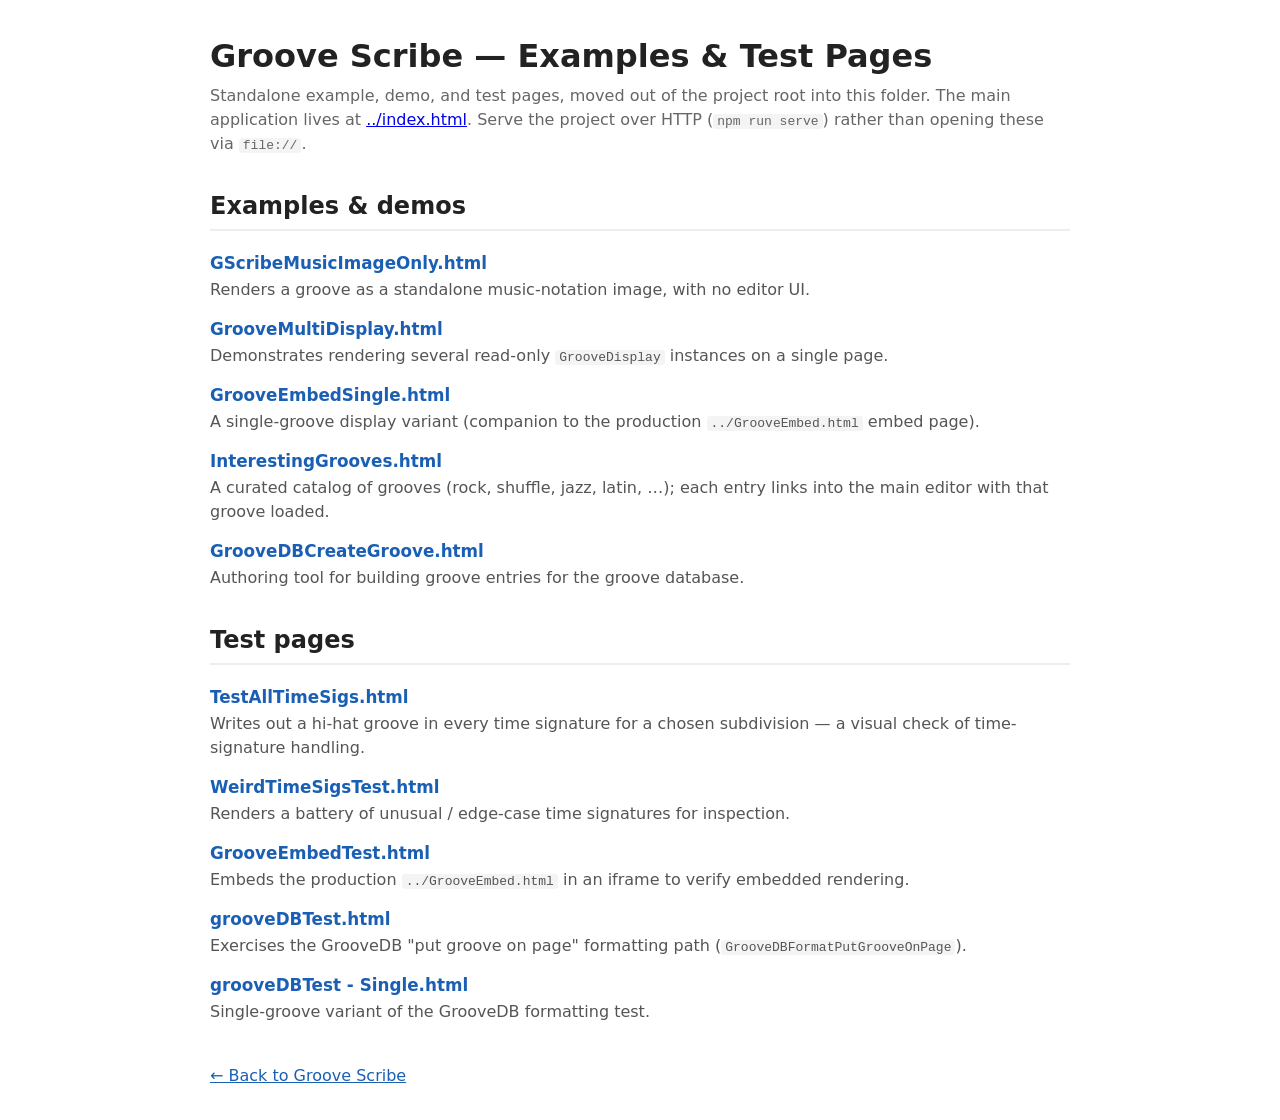
<file: html_examples_and_tests/index.html>
<!doctype html>
<html lang="en">
  <head>
    <meta charset="utf-8" />
    <meta name="viewport" content="width=device-width, initial-scale=1" />
    <title>Groove Scribe — Examples &amp; Test Pages</title>
    <style>
      body {
        font-family:
          system-ui,
          -apple-system,
          Segoe UI,
          Roboto,
          Helvetica,
          Arial,
          sans-serif;
        max-width: 860px;
        margin: 2rem auto;
        padding: 0 1.25rem;
        line-height: 1.5;
        color: #222;
      }
      h1 {
        margin-bottom: 0.25rem;
      }
      p.lead {
        color: #666;
        margin-top: 0;
      }
      h2 {
        margin-top: 2rem;
        border-bottom: 2px solid #eee;
        padding-bottom: 0.3rem;
      }
      ul {
        list-style: none;
        padding: 0;
      }
      li {
        margin: 0.9rem 0;
      }
      a.page {
        font-weight: 600;
        font-size: 1.05rem;
        text-decoration: none;
        color: #1a5fb4;
      }
      a.page:hover {
        text-decoration: underline;
      }
      .desc {
        color: #555;
        margin: 0.15rem 0 0;
      }
      .back {
        display: inline-block;
        margin-top: 1.5rem;
        color: #1a5fb4;
      }
      code {
        background: #f4f4f4;
        padding: 0 0.25rem;
        border-radius: 3px;
      }
    </style>
  </head>
  <body>
    <h1>Groove Scribe — Examples &amp; Test Pages</h1>
    <p class="lead">
      Standalone example, demo, and test pages, moved out of the project root into this folder. The
      main application lives at <a href="../index.html">../index.html</a>. Serve the project over
      HTTP (<code>npm run serve</code>) rather than opening these via <code>file://</code>.
    </p>

    <h2>Examples &amp; demos</h2>
    <ul>
      <li>
        <a class="page" href="GScribeMusicImageOnly.html">GScribeMusicImageOnly.html</a>
        <p class="desc">Renders a groove as a standalone music-notation image, with no editor UI.</p>
      </li>
      <li>
        <a class="page" href="GrooveMultiDisplay.html">GrooveMultiDisplay.html</a>
        <p class="desc">
          Demonstrates rendering several read-only <code>GrooveDisplay</code> instances on a single
          page.
        </p>
      </li>
      <li>
        <a class="page" href="GrooveEmbedSingle.html">GrooveEmbedSingle.html</a>
        <p class="desc">
          A single-groove display variant (companion to the production
          <code>../GrooveEmbed.html</code> embed page).
        </p>
      </li>
      <li>
        <a class="page" href="InterestingGrooves.html">InterestingGrooves.html</a>
        <p class="desc">
          A curated catalog of grooves (rock, shuffle, jazz, latin, …); each entry links into the
          main editor with that groove loaded.
        </p>
      </li>
      <li>
        <a class="page" href="GrooveDBCreateGroove.html">GrooveDBCreateGroove.html</a>
        <p class="desc">Authoring tool for building groove entries for the groove database.</p>
      </li>
    </ul>

    <h2>Test pages</h2>
    <ul>
      <li>
        <a class="page" href="TestAllTimeSigs.html">TestAllTimeSigs.html</a>
        <p class="desc">
          Writes out a hi-hat groove in every time signature for a chosen subdivision — a visual
          check of time-signature handling.
        </p>
      </li>
      <li>
        <a class="page" href="WeirdTimeSigsTest.html">WeirdTimeSigsTest.html</a>
        <p class="desc">Renders a battery of unusual / edge-case time signatures for inspection.</p>
      </li>
      <li>
        <a class="page" href="GrooveEmbedTest.html">GrooveEmbedTest.html</a>
        <p class="desc">
          Embeds the production <code>../GrooveEmbed.html</code> in an iframe to verify embedded
          rendering.
        </p>
      </li>
      <li>
        <a class="page" href="grooveDBTest.html">grooveDBTest.html</a>
        <p class="desc">
          Exercises the GrooveDB "put groove on page" formatting path
          (<code>GrooveDBFormatPutGrooveOnPage</code>).
        </p>
      </li>
      <li>
        <a class="page" href="grooveDBTest%20-%20Single.html">grooveDBTest - Single.html</a>
        <p class="desc">Single-groove variant of the GrooveDB formatting test.</p>
      </li>
    </ul>

    <a class="back" href="../index.html">&larr; Back to Groove Scribe</a>
  </body>
</html>
</file>
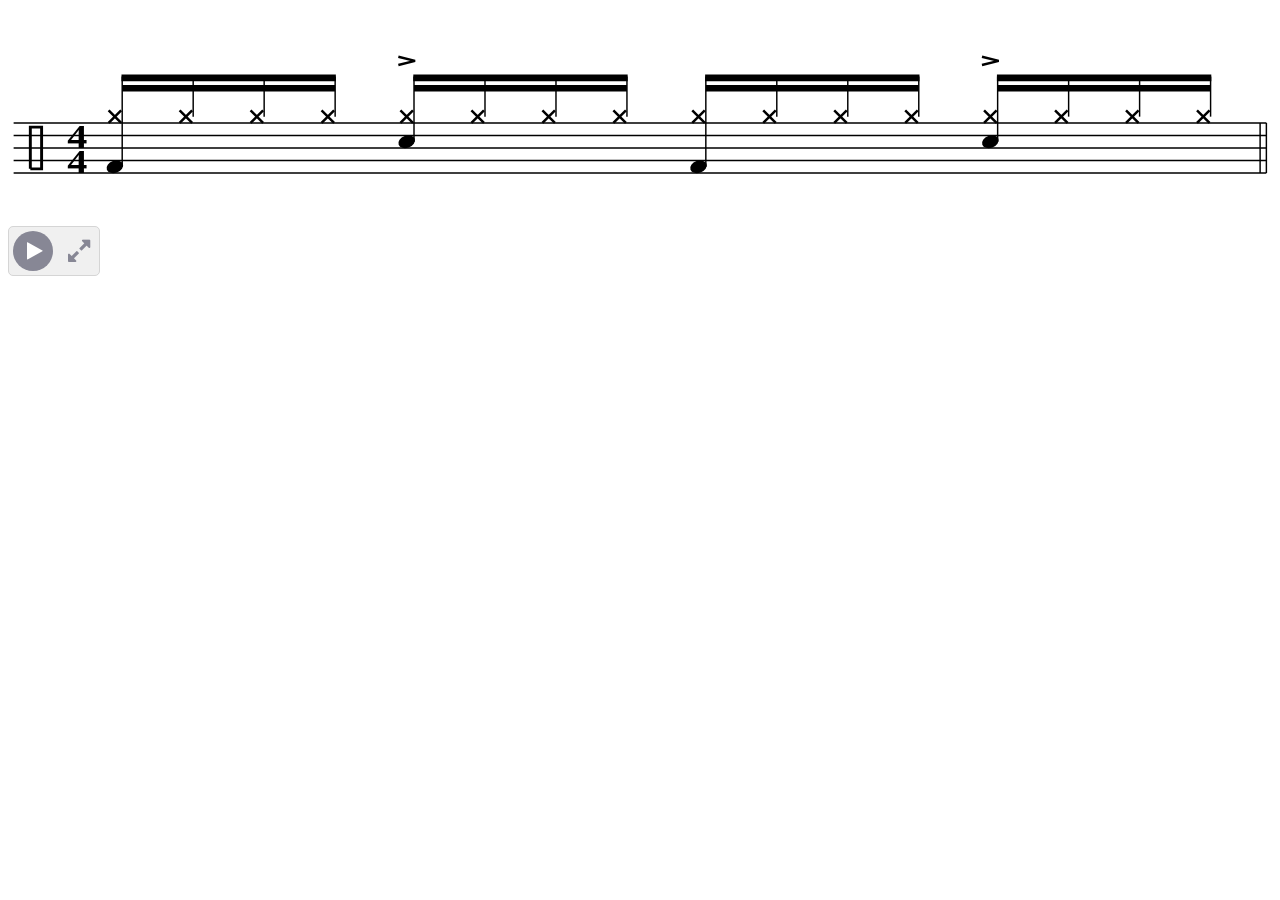
<file: GrooveEmbed.html>
<!DOCTYPE html>
<html>
    <head>
		<title>Embeded Groove</title>
		
		
    </head>
    <body>
	<script type="module">
		import { GrooveDisplay } from "./js/groove_display.js";
		GrooveDisplay.AddGrooveDisplayToPage(location.search, true, true);
	</script>
</file>
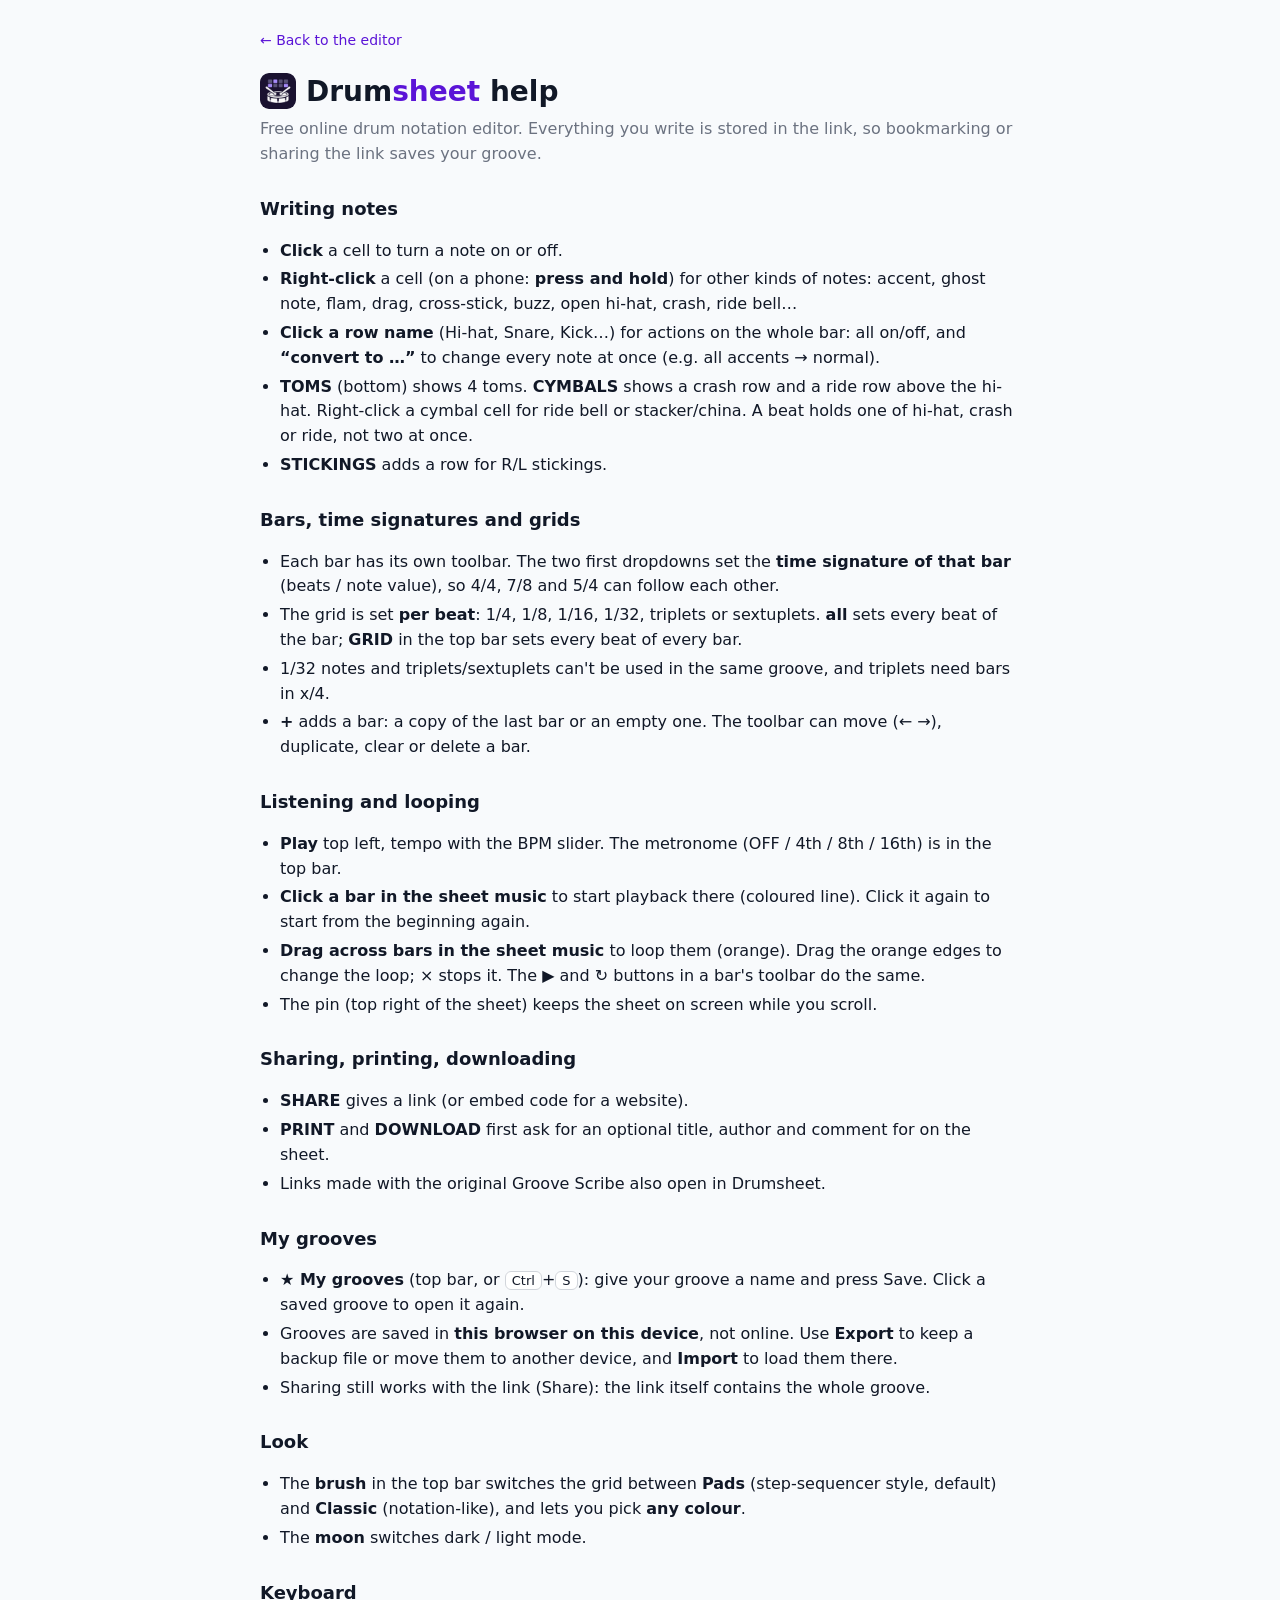
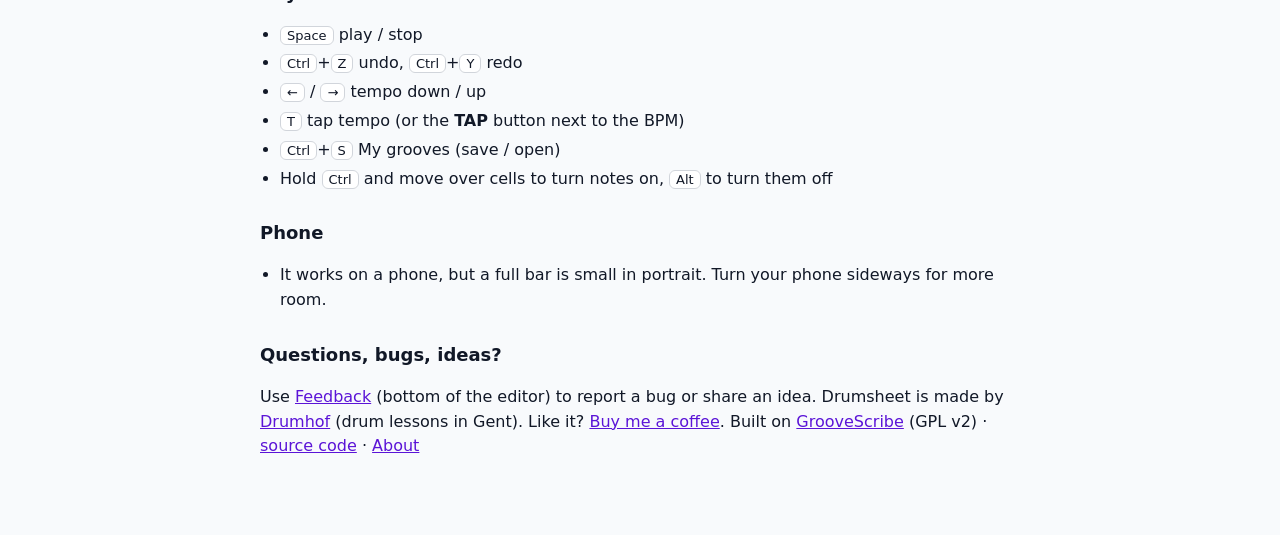
<file: gscribe_help.html>
<!DOCTYPE html>
<html lang="en">
<head>
<meta charset="utf-8">
<meta name="viewport" content="width=device-width, initial-scale=1">
<title>Drumsheet help</title>
<link rel="canonical" href="https://drumsheet.app/gscribe_help.html">
<meta name="description" content="How to use Drumsheet, the free online drum notation editor: writing notes, bars and time signatures, grids, looping, printing and sharing.">
<link rel="icon" type="image/png" href="images/favicon-32.png">
<script>
  (function () {
    var d = document.documentElement, t = null, c = null;
    try { t = localStorage.getItem('benTheme'); c = localStorage.getItem('benColour'); } catch (e) {}
    if (t === 'dark' || (!t && window.matchMedia && matchMedia('(prefers-color-scheme: dark)').matches)) d.classList.add('dark');
    if (c === 'blue') c = '#2563eb';
    if (!/^#[0-9a-f]{6}$/i.test(c || '')) c = '#7c3aed';
    var r = parseInt(c.substr(1, 2), 16) / 255, g = parseInt(c.substr(3, 2), 16) / 255, b = parseInt(c.substr(5, 2), 16) / 255;
    var mx = Math.max(r, g, b), mn = Math.min(r, g, b), h = 0, s = 0, l = (mx + mn) / 2;
    if (mx !== mn) { var k = mx - mn; s = l > 0.5 ? k / (2 - mx - mn) : k / (mx + mn); h = (mx === r ? (g - b) / k + (g < b ? 6 : 0) : mx === g ? (b - r) / k + 2 : (r - g) / k + 4) * 60; }
    d.style.setProperty('--h', Math.round(h));
    d.style.setProperty('--s', Math.max(25, Math.min(85, Math.round(s * 100))) + '%');
  })();
</script>
<style>
  :root { --brand: hsl(var(--h, 262) var(--s, 83%) 46%); --bg: #f8fafc; --ink: #111827; --muted: #6b7280; --line: #d1d5db; --card: #fff; }
  html.dark { color-scheme: dark; --brand: hsl(var(--h, 262) var(--s, 83%) 76%); --bg: hsl(var(--h, 262) 38% 6%); --ink: #e5e7eb; --muted: #9ca3af; --line: hsl(var(--h, 262) 26% 22%); --card: hsl(var(--h, 262) 32% 12%); }
  body { font-family: system-ui, -apple-system, 'Segoe UI', Roboto, sans-serif; max-width: 760px; margin: 0 auto; padding: 28px 20px 60px; line-height: 1.55; color: var(--ink); background: var(--bg); }
  a { color: var(--brand); }
  h1 { font-size: 28px; margin: 0 0 4px; display: flex; align-items: center; gap: 10px; }
  h1 b { color: var(--brand); }
  h1 img { width: 36px; height: 36px; border-radius: 9px; }
  .sub { color: var(--muted); margin: 0 0 24px; }
  h2 { font-size: 18px; margin: 28px 0 8px; }
  ul { padding-left: 20px; }
  li { margin: 4px 0; }
  kbd { font-family: inherit; font-size: 13px; background: var(--card); border: 1px solid var(--line); border-radius: 6px; padding: 1px 6px; }
  .back { display: inline-block; margin-bottom: 18px; font-size: 14px; text-decoration: none; }
</style>

<script>
	// privacy-friendly visitor count (GoatCounter: no cookies, no personal data), only on drumsheet.app
	if (location.hostname === 'drumsheet.app') {
		window.goatcounter = { path: function () { return location.pathname; } }; // grooves in the link are not sent
		var gc = document.createElement('script');
		gc.async = true;
		gc.src = 'https://gc.zgo.at/count.js';
		gc.dataset.goatcounter = 'https://drumsheet.goatcounter.com/count';
		document.head.appendChild(gc);
	}
	window.benCount = function (name) {
		try { if (window.goatcounter && window.goatcounter.count) window.goatcounter.count({ path: name, title: name, event: true }); } catch (e) {}
	};
</script>
</head>
<body>
<a class="back" href="./">← Back to the editor</a>
<h1><img src="images/beatsheet-icon-96.png" alt=""><span>Drum<b>sheet</b> help</span></h1>
<p class="sub">Free online drum notation editor. Everything you write is stored in the link, so bookmarking or sharing the link saves your groove.</p>

<h2>Writing notes</h2>
<ul>
  <li><b>Click</b> a cell to turn a note on or off.</li>
  <li><b>Right-click</b> a cell (on a phone: <b>press and hold</b>) for other kinds of notes: accent, ghost note, flam, drag, cross-stick, buzz, open hi-hat, crash, ride bell…</li>
  <li><b>Click a row name</b> (Hi-hat, Snare, Kick…) for actions on the whole bar: all on/off, and <b>“convert to …”</b> to change every note at once (e.g. all accents → normal).</li>
  <li><b>TOMS</b> (bottom) shows 4 toms. <b>CYMBALS</b> shows a crash row and a ride row above the hi-hat. Right-click a cymbal cell for ride bell or stacker/china. A beat holds one of hi-hat, crash or ride, not two at once.</li>
  <li><b>STICKINGS</b> adds a row for R/L stickings.</li>
</ul>

<h2>Bars, time signatures and grids</h2>
<ul>
  <li>Each bar has its own toolbar. The two first dropdowns set the <b>time signature of that bar</b> (beats / note value), so 4/4, 7/8 and 5/4 can follow each other.</li>
  <li>The grid is set <b>per beat</b>: 1/4, 1/8, 1/16, 1/32, triplets or sextuplets. <b>all</b> sets every beat of the bar; <b>GRID</b> in the top bar sets every beat of every bar.</li>
  <li>1/32 notes and triplets/sextuplets can't be used in the same groove, and triplets need bars in x/4.</li>
  <li><b>+</b> adds a bar: a copy of the last bar or an empty one. The toolbar can move (← →), duplicate, clear or delete a bar.</li>
</ul>

<h2>Listening and looping</h2>
<ul>
  <li><b>Play</b> top left, tempo with the BPM slider. The metronome (OFF / 4th / 8th / 16th) is in the top bar.</li>
  <li><b>Click a bar in the sheet music</b> to start playback there (coloured line). Click it again to start from the beginning again.</li>
  <li><b>Drag across bars in the sheet music</b> to loop them (orange). Drag the orange edges to change the loop; × stops it. The ▶ and ↻ buttons in a bar's toolbar do the same.</li>
  <li>The pin (top right of the sheet) keeps the sheet on screen while you scroll.</li>
</ul>

<h2>Sharing, printing, downloading</h2>
<ul>
  <li><b>SHARE</b> gives a link (or embed code for a website).</li>
  <li><b>PRINT</b> and <b>DOWNLOAD</b> first ask for an optional title, author and comment for on the sheet.</li>
  <li>Links made with the original Groove Scribe also open in Drumsheet.</li>
</ul>

<h2>My grooves</h2>
<ul>
  <li><b>★ My grooves</b> (top bar, or <kbd>Ctrl</kbd>+<kbd>S</kbd>): give your groove a name and press Save. Click a saved groove to open it again.</li>
  <li>Grooves are saved in <b>this browser on this device</b>, not online. Use <b>Export</b> to keep a backup file or move them to another device, and <b>Import</b> to load them there.</li>
  <li>Sharing still works with the link (Share): the link itself contains the whole groove.</li>
</ul>

<h2>Look</h2>
<ul>
  <li>The <b>brush</b> in the top bar switches the grid between <b>Pads</b> (step-sequencer style, default) and <b>Classic</b> (notation-like), and lets you pick <b>any colour</b>.</li>
  <li>The <b>moon</b> switches dark / light mode.</li>
</ul>

<h2>Keyboard</h2>
<ul>
  <li><kbd>Space</kbd> play / stop</li>
  <li><kbd>Ctrl</kbd>+<kbd>Z</kbd> undo, <kbd>Ctrl</kbd>+<kbd>Y</kbd> redo</li>
  <li><kbd>←</kbd> / <kbd>→</kbd> tempo down / up</li>
  <li><kbd>T</kbd> tap tempo (or the <b>TAP</b> button next to the BPM)</li>
  <li><kbd>Ctrl</kbd>+<kbd>S</kbd> My grooves (save / open)</li>
  <li>Hold <kbd>Ctrl</kbd> and move over cells to turn notes on, <kbd>Alt</kbd> to turn them off</li>
</ul>

<h2>Phone</h2>
<ul>
  <li>It works on a phone, but a full bar is small in portrait. Turn your phone sideways for more room.</li>
</ul>

<h2>Questions, bugs, ideas?</h2>
<p>Use <a href="https://forms.gle/rgXMxauXFDep4EJq6">Feedback</a> (bottom of the editor) to report a bug or share an idea. Drumsheet is made by <a href="https://drumhof.com">Drumhof</a> (drum lessons in Gent). Like it? <a href="https://ko-fi.com/gladinathor">Buy me a coffee</a>.
Built on <a href="https://github.com/montulli/GrooveScribe">GrooveScribe</a> (GPL v2) · <a href="https://github.com/bengladine/beatsheet">source code</a> · <a href="gscribe_about.html">About</a></p>
</body>
</html>
</file>
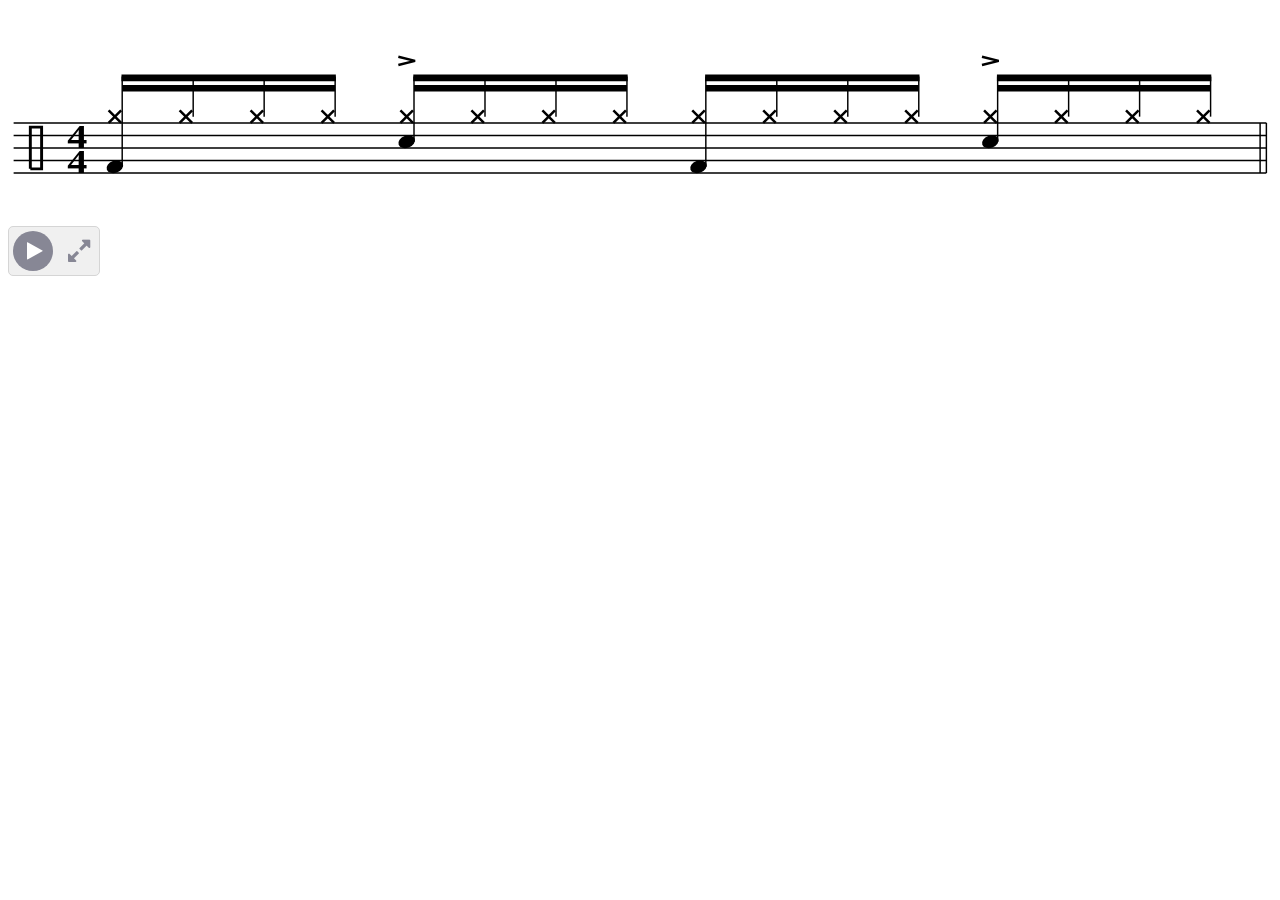
<file: docs/GrooveEmbed.html>
<!DOCTYPE html>
<html>
    <head>
		<title>Embeded Groove</title>
		
		
    </head>
    <body>
	<script type="module">
		import { GrooveDisplay } from "./js/groove_display.js?v=1795791453";
		GrooveDisplay.AddGrooveDisplayToPage(location.search, true, true);
	</script>
</file>
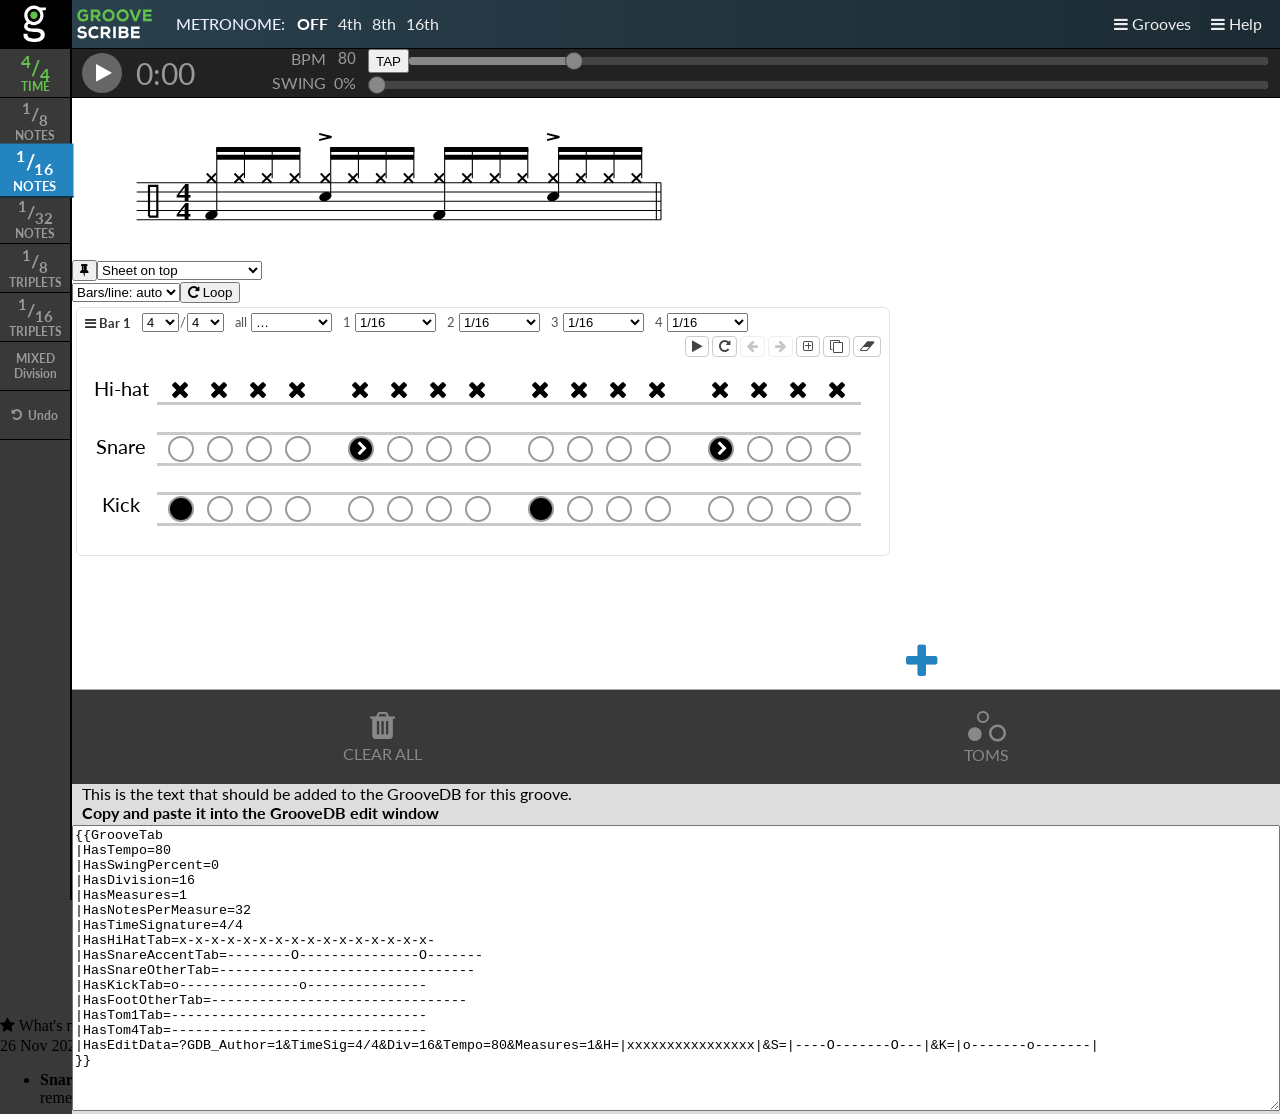
<file: html_examples_and_tests/GrooveDBCreateGroove.html>
<!DOCTYPE html>
<html unused_manifest="gscribe.manifest">
	<!-- HTML for the Groove Writer part of the Groove Scribe HTML application -->
	<!--Copyright 2015-2020 Lou Montulli, Mike Johnston  GPL V2.0 Please See LICENSE.txt for more details -->

    <head>
		<title>Groove Scribe — Create GrooveDB Groove</title>

		<meta name="apple-mobile-web-app-capable" content="yes">
		<meta name="mobile-web-app-capable" content="yes">
		<link rel="icon" sizes="192x192" href="../images/gscribe-icon-192.png">
		<link rel="icon" sizes="96x96" href="../images/gscribe-icon-96.png">
		<link rel="apple-touch-icon" href="../images/apple-touch-icon.png">

		<!--meta property="og:image" content="https://mikeslessons.com/groove/images/GScribe_Logo_on_orange.png"> -->
		<meta property="og:description" content="Groove Scribe allows drummers to easily create grooves, listen, share, print sheet music, and more. Use the Groove Scribe to create new grooves, figure out the groove to your favorite song, or write down the groove to your latest tune."/>
		<meta property="og:site_name" content="GrooveScribe at MikesLessons.com"/>

		<script>
			document.write('<meta property="og:image" content="https://gscribe-png-image.herokuapp.com/' + window.location.search + '">');
		</script>
		<meta property="og:image" content="https://mikeslessons.com/groove/images/GScribe_Logo_on_orange.png">

		<link rel="stylesheet" type="text/css" href="../font-awesome/4.7.0/css/font-awesome.min.css">
		<link rel="stylesheet" type="text/css" href="../css/share-button.min.css">
	    <link rel="stylesheet" type="text/css" href="../css/groove_writer_orange.css">
		<link rel="stylesheet" type="text/css" href="../css/groove_display_orange.css">
		<link href='https://fonts.googleapis.com/css?family=Lato:400,700,300' rel='stylesheet' type='text/css'>

		<!--   Other peoples JS libraries    -->
		<!-- <script src="../MIDI.js/js/MIDI/MIDI.JS.min.js" type="text/javascript"></script> -->
		<script src="../MIDI.js/js/MIDI/AudioDetect.js" type="text/javascript"></script>
		<script src="../MIDI.js/js/MIDI/LoadPlugin.js" type="text/javascript"></script>
		<script src="../MIDI.js/js/MIDI/Plugin.js" type="text/javascript"></script>
		<script src="../MIDI.js/js/MIDI/Player.js" type="text/javascript"></script>
		<script src="../MIDI.js/inc/DOMLoader.XMLHttp.js" type="text/javascript"></script>
		<script src="../MIDI.js/inc/jasmid/stream.js"></script>
		<script src="../MIDI.js/inc/jasmid/midifile.js"></script>
		<script src="../MIDI.js/inc/jasmid/replayer.js"></script>
		<script src="../MIDI.js/inc/Base64.js"></script>
		<script src="../MIDI.js/inc/base64binary.js"></script>

		<!-- script to render ABC to an SVG image -->
		<script type="text/javascript" src="../js/abc2svg-1.js"></script>

		<!-- script to convert SVG to PNGs for download -->
		<script type="text/javascript" src="../js/pablo.min.js"></script>

		<!-- script for sharing to social sites -->
		<script src="../js/share-button.min.js"></script>


		<!-- Minified version: <script src="../js/groove_writer.min.js" type="text/javascript"></script> -->

		<!-- jsmidgen for generating a midi file -->
		<script src="../js/jsmidgen.js" type="text/javascript"></script>
		<!--   our custom JS is loaded as an ES module at the end of <body> (js/main.js).
		       It creates window.myGrooveWriter, builds the dynamic DOM, and runs the
		       page-load init. -->

    </head>
    <body>

	<div id="GrooveWriter">
		<div class="nonPrintable">
			<div id="LeftHandNav">
				<span id="divisionButtonContainer">
					<span id="logoInSubdivision" class="left-button-content"><img src="../images/GScribe_Logo_lone_g.svg"></span>
					<span class="left-button edit-block" id="timeLabel" onclick="myGrooveWriter.timeSigPopupOpen();"><span class="left-button-content"><span><span id="timeSigLabel" class="buttonFraction"><sup>4</sup>/<sub>4</sub></span><span id="timeSubLabel">TIME</span></span></span></span>
					<span class="left-button subdivision edit-block" id="subdivision_8ths"  onclick="myGrooveWriter.changeDivision(8);"><span class="left-button-content"><span><span class="buttonFraction"><sup>1</sup>/<sub>8</sub></span>NOTES</span></span></span>
					<span class="left-button subdivision edit-block" id="subdivision_16ths" onclick="myGrooveWriter.changeDivision(16);"><span class="left-button-content"><span><span class="buttonFraction"><sup>1</sup>/<sub>16</sub></span>NOTES</span></span></span>
					<span class="left-button subdivision edit-block" id="subdivision_32ths" onclick="myGrooveWriter.changeDivision(32);"><span class="left-button-content"><span><span class="buttonFraction"><sup>1</sup>/<sub>32</sub></span>NOTES</span></span></span>
					<span class="left-button subdivision edit-block" id="subdivision_12ths" onclick="myGrooveWriter.changeDivision(12);"><span class="left-button-content"><span><span class="buttonFraction"><sup>1</sup>/<sub>8</sub></span>TRIPLETS</span></span></span>
					<span class="left-button subdivision edit-block" id="subdivision_24ths" onclick="myGrooveWriter.changeDivision(24);"><span class="left-button-content"><span><span class="buttonFraction"><sup>1</sup>/<sub>16</sub></span>TRIPLETS</span></span></span>
					<span class="left-button subdivision edit-block" id="subdivision_48ths" onclick="myGrooveWriter.changeDivision(48);"><span class="left-button-content"><span>MIXED<br>Division</span></span></span>

					<!-- Populated by js/main.js after load (was document.write). -->
					<span id="viewEditSwitchSlot"></span>
					<span id="advancedEditSlot"></span>

					<span class="left-button edit-block" id="undoButton" onclick="myGrooveWriter.undoCommand();"><span class="left-button-content"><i class="fa fa-undo"></i>&nbsp;&nbsp;Undo</span></span>
				</span>

			</div>
			<div id="TopNav" class="fullWidthEle">
				<span id="logoTextUpperLeft"><img src="../images/GScribe_Logo_word_stack.svg"></span>
				<span id="upperLeft">
					<span id="metronomeContainer">
						<span id="metronomeLabel">METRONOME:</span>
						<span class="metronomeButton" id="metronomeOff" onclick="myGrooveWriter.setMetronomeFrequency(0);">OFF</span>
						<span class="metronomeButton" id="metronome4ths" onclick="myGrooveWriter.setMetronomeFrequency(4);">4th</span>
						<span class="metronomeButton" id="metronome8ths" onclick="myGrooveWriter.setMetronomeFrequency(8);">8th</span>
						<span class="metronomeButton" id="metronome16ths" onclick="myGrooveWriter.setMetronomeFrequency(16);">16th</span>
						<span class="metronomeButton Options grooveDB_hidden" id="metronomeOptionsAnchor" onclick="myGrooveWriter.metronomeOptionsAnchorClick(event);">Options</span>
					</span>
				</span>
				<span id="upperRight">
					<span class="rightButtons grooveDB_hidden" id="permutationAnchor" onclick="myGrooveWriter.permutationAnchorClick(event);"><i class="fa fa-bars"></i> Permutations</span>
					<span class="rightButtons" id="groovesAnchor" onclick="myGrooveWriter.groovesAnchorClick(event);"><i class="fa fa-bars"></i> Grooves</span>
					<span class="rightButtons" id="helpAnchor" onclick="myGrooveWriter.helpAnchorClick(event);"><i class="fa fa-bars"></i> Help</span>
				</span>
			</div>
			<div id="midiPlayer" class="fullWidthEle"><!-- space for the midiplayer to be attached by the javascript --></div>
		</div>

		<div id="RightHandContent">
			<div class="nonPrintable">

				<!-- Contents built by js/main.js (was document.write). -->
				<div id="PermutationOptions"></div>
			</div>

			<div class="Printable">
				<!-- rendering area -->
				<div id="sheetMusicDiv" class="fullWidthEle">
					<div id="svgTarget" class="svgTarget">
						<!-- space for the SVG sheet music to display -->
					</div>
				</div>
			</div>
			<div class="nonPrintable">

				<p class="warnings">Warnings:</p>
				<div class="warnings" id="diverr">
				</div>

				<div id="sheetMusicTextFields" class="fullWidthEle grooveDB_hidden edit-block">
					<span class="sheetMusicTextField"><b>Title:</b> <input class="sheetMusicInputField" id="tuneTitle" onchange="myGrooveWriter.refresh_ABC();" type="text"></span>
					<span class="sheetMusicTextField"><b>Author:</b> <input class="sheetMusicInputField" id="tuneAuthor" onchange="myGrooveWriter.refresh_ABC();"  type="text"></span>
					<span class="sheetMusicTextField"><b>Comment:</b> <input class="sheetMusicInputField" id="tuneComments" onchange="myGrooveWriter.refresh_ABC();"  type="text"></span>
					<span id='KeyButton'><input type="checkbox" class="hiddenCheckbox" id="showLegend" onclick="myGrooveWriter.refresh_ABC();"><label id="LegendLabel" for="showLegend"><i class="fa fa-key"></i></label></span>
				</div>

				<div id="musicalInput" class="fullWidthEle edit-block">
					<!-- The clickable note grid is built by js/main.js (was document.write). -->
					<div id="measureContainer"></div>
				</div>


				<div id="bottomButtonRow" class="fullWidthEle">
					<span class="pageBottomButton edit-block" id="clearAllNotesButton" onclick="event.preventDefault(); myGrooveWriter.clearAllNotes();"><span class="bottomButtonIcon"><i class="fa fa-trash fa-2x"></i></span><span class="bottomButtonLabel">CLEAR ALL</span></span>
					<span class="pageBottomButton edit-block" id="showHideTomsButton" onclick="event.preventDefault(); myGrooveWriter.showHideToms(false, false);"><span class="bottomButtonIcon"><i id="icon-tom1" class="fa fa-circle"></i><i id="icon-tom2" class="fa fa-circle-o"></i><i id="icon-tom3" class="fa fa-circle-o"></i></span><span class="bottomButtonLabel">TOMS</span></span>
					<span class=" grooveDB_hidden pageBottomButton" id="stickingsButton" onclick="myGrooveWriter.stickingsAnchorClick();"><span class="bottomButtonLabel">STICKINGS</span></span>
					<span class=" grooveDB_hidden pageBottomButton" id="downloadButton" onclick="myGrooveWriter.DownloadAnchorClick();"><span class="bottomButtonIcon"><i class="fa fa-download fa-2x"></i></span><span class="bottomButtonLabel">DOWNLOAD</span></span>
					<span class=" grooveDB_hidden pageBottomButton" id="printButton" onclick="myGrooveWriter.printMusic();"><span class="bottomButtonIcon"><i class="fa fa-print fa-2x"></i></span><span class="bottomButtonLabel">PRINT</span></span>
					<span class=" grooveDB_hidden pageBottomButton" id="shareSaveButton" onclick="event.preventDefault(); myGrooveWriter.show_FullURLPopup();"><span class="bottomButtonIcon"><i class="fa fa-share fa-2x"></i></span><span class="bottomButtonLabel">SHARE</span></span>
				</div>

				<div id="midiTextOutput">
				</div>

				<span id="hiddenDescription">
					GrooveScribe allows drummers to easily create grooves, listen, share, print sheet music, and more.
					Use the GrooveScribe to create new grooves, figure out the groove to your favorite song,
					or write down the groove to your latest tune.
				</span>

				<!-- GrooveDB output area -->
				<div id="GrooveDB_MetaData" class="grooveDB_show" style="display:none;">
					<div id="grooveDBInstructions">
					This is the text that should be added to the GrooveDB for this groove.  <br>
					<b>Copy and paste it into the GrooveDB edit window </b>
					</div>
					<div>
					<textarea id="GrooveDB_source" class="fullWidthEle"></textarea>
					</div>
				</div>

				<div id="debugDisplayArea">
					<span id="undoStack"></span>
					<span id="redoStack"></span>
					<span id="URLSearchData"></span>
					<!-- ABC notation -->
					<A href="" id="showHideABC" onclick="event.preventDefault(); myGrooveWriter.ShowHideABCResults();">Show/Hide ABC Notation</a>

					<div id="ABC_Results">
						ABC Notation is used for rendering the music.  You can see what is being generated below.
						You can even edit it.  <br>
						NOTE: whenever the page is modified, the ABC Notation below will be overwritten automatically. <br>
						For more information about ABC Notation go here: <a href="http://abcnotation.com/">http://abcnotation.com/</a>
						<p></p>
						<textarea id="ABCsource" rows="10" cols="72" ></textarea>
						<br>
						<button type="button" onclick="myGrooveWriter.displayNewSVG();">Re-render the music</button>
						<button type="button" onclick="myGrooveWriter.saveABCtoFile();">Save ABC to file</button>
					</div>
					<span id="debugOutput"></span>
				</div>

				<div id="totalPlayTime">
				</div>
			</div>
		</div>


		<!-- context menu that will pop up over notes in advaced edit mode or right click -->
		<div class="noteContextMenu">
			<ul id="metronomeOptionsContextMenu" class="list">
				<li class="metronomeOptionsContextMenuItem" id="metronomeOptionsContextMenuSolo"      onclick='myGrooveWriter.metronomeOptionsMenuPopupClick("Solo");'  title="Just hear the metronome." >Solo</li>
				<li class="metronomeOptionsContextMenuItem" id="metronomeOptionsContextMenuSpeedUp"   onclick='myGrooveWriter.metronomeOptionsMenuPopupClick("SpeedUp");' title="Increase the tempo automatically" >Auto speed up</li>
				<li class="metronomeOptionsContextMenuItem" id="metronomeOptionsContextMenuCountIn"   onclick='myGrooveWriter.metronomeOptionsMenuPopupClick("CountIn");' title="One measure of metronome count in at the start" >Count it in</li>
				<li class="metronomeOptionsContextMenuItem" id="metronomeOptionsContextMenuOffTheOne" onclick='myGrooveWriter.metronomeOptionsMenuPopupClick("OffTheOne");' title="Click on the e, &, or a">Offset click</li>
				<!--
				<li id="metronomeOptionsContextMenuDropper"   onclick='myGrooveWriter.metronomeOptionsMenuPopupClick("Dropper")'  >Beat Dropper</li>
				-->
			</ul>
		</div>
		<div class="noteContextMenu">
			<ul id="metronomeOptionsOffsetClickContextMenu" class="list">
				<li class="metronomeOptionsOffsetClickContextMenuItem menuChecked" id="metronomeOptionsOffsetClickContextMenuOnThe1"   onclick='myGrooveWriter.metronomeOptionsMenuOffsetClickPopupClick("1");'>Start on "<b>1</b>"</li>
				<li class="metronomeOptionsOffsetClickContextMenuItem" id="metronomeOptionsOffsetClickContextMenuOnTheE"   onclick='myGrooveWriter.metronomeOptionsMenuOffsetClickPopupClick("E");'>Start on "<b>E</b>"</li>
				<li class="metronomeOptionsOffsetClickContextMenuItem" id="metronomeOptionsOffsetClickContextMenuOnTheAND" onclick='myGrooveWriter.metronomeOptionsMenuOffsetClickPopupClick("AND");'>Start on "<b>&amp;</b>"</li>
				<li class="metronomeOptionsOffsetClickContextMenuItem" id="metronomeOptionsOffsetClickContextMenuOnTheA"   onclick='myGrooveWriter.metronomeOptionsMenuOffsetClickPopupClick("A");'>Start on "<b>A</b>"</li>
				<li class="metronomeOptionsOffsetClickContextMenuItem" id="metronomeOptionsOffsetClickContextMenuOnTheROTATE"  onclick='myGrooveWriter.metronomeOptionsMenuOffsetClickPopupClick("ROTATE");'>Rotate through</li>
			</ul>
		</div>
		<div class="noteContextMenu">
			<ul id="metronomeOptionsOffsetClickForTripletsContextMenu" class="list">
				<li class="metronomeOptionsOffsetClickContextMenuItem menuChecked" id="metronomeOptionsOffsetClickContextMenuOnThe1Triplet"  onclick='myGrooveWriter.metronomeOptionsMenuOffsetClickPopupClick("1");'>Start on "<b>1</b>"</li>
				<li class="metronomeOptionsOffsetClickContextMenuItem" id="metronomeOptionsOffsetClickContextMenuOnTheTI" onclick='myGrooveWriter.metronomeOptionsMenuOffsetClickPopupClick("TI");'>Start on "<b>&amp;</b>"</li>
				<li class="metronomeOptionsOffsetClickContextMenuItem" id="metronomeOptionsOffsetClickContextMenuOnTheTA" onclick='myGrooveWriter.metronomeOptionsMenuOffsetClickPopupClick("TA");'>Start on "<b>A</b>"</li>
				<li class="metronomeOptionsOffsetClickContextMenuItem" id="metronomeOptionsOffsetClickContextMenuOnTheROTATE"   onclick='myGrooveWriter.metronomeOptionsMenuOffsetClickPopupClick("ROTATE");'>Rotate through</li>
			</ul>
		</div>
		<div class="noteContextMenu">
			<ul id="stickingContextMenu" class="list">
				<li onclick='myGrooveWriter.notePopupClick("sticking", "off");'>Off</li>
				<li onclick='myGrooveWriter.notePopupClick("sticking","right");'><b>R</b>ight</li>
				<li onclick='myGrooveWriter.notePopupClick("sticking","left");'><b>L</b>eft</li>
				<li onclick='myGrooveWriter.notePopupClick("sticking","both");'><b>R/L</b></li>
				<li onclick='myGrooveWriter.notePopupClick("sticking", "count");'>Count</li>
			</ul>
		</div>
		<div class="noteContextMenu">
			<ul id="hhContextMenu" class="list">
				<li onclick='myGrooveWriter.notePopupClick("hh", "off");'>Off</li>
				<li onclick='myGrooveWriter.notePopupClick("hh","normal");'>Hi-hat normal</li>
				<li onclick='myGrooveWriter.notePopupClick("hh","open");'>Hi-hat open</li>
				<!-- <li onclick='myGrooveWriter.notePopupClick("hh","close");'>Hi-hat closed</li> -->
				<li onclick='myGrooveWriter.notePopupClick("hh","accent");'>Hi-hat accent</li>
				<li onclick='myGrooveWriter.notePopupClick("hh","crash");'>Crash</li>
				<li onclick='myGrooveWriter.notePopupClick("hh","ride");'>Ride</li>
				<li onclick='myGrooveWriter.notePopupClick("hh","ride_bell");'>Ride Bell</li>
				<li onclick='myGrooveWriter.notePopupClick("hh","cow_bell");'>Cow Bell</li>
				<li onclick='myGrooveWriter.notePopupClick("hh","stacker");'>Stacker</li>
				<li onclick='myGrooveWriter.notePopupClick("hh","metronome_normal");'>Click</li>
				<li onclick='myGrooveWriter.notePopupClick("hh","metronome_accent");'>Click - accent</li>
			</ul>
		</div>
		<div class="noteContextMenu">
			<ul id="tom1ContextMenu" class="list">
				<li onclick='myGrooveWriter.notePopupClick("tom1", "off");'>Off</li>
				<li onclick='myGrooveWriter.notePopupClick("tom1", "normal");'>Tom Normal</li>
			</ul>
		</div>
		<div class="noteContextMenu">
			<ul id="tom4ContextMenu" class="list">
				<li onclick='myGrooveWriter.notePopupClick("tom4", "off");'>Off</li>
				<li onclick='myGrooveWriter.notePopupClick("tom4", "normal");'>Tom Normal</li>
			</ul>
		</div>
		<div class="noteContextMenu">
			<ul id="snareContextMenu" class="list">
				<li onclick='myGrooveWriter.notePopupClick("snare", "off");'>Off</li>
				<li onclick='myGrooveWriter.notePopupClick("snare", "normal");'>Snare Normal</li>
				<li onclick='myGrooveWriter.notePopupClick("snare", "accent");'>Snare Accent</li>
				<li onclick='myGrooveWriter.notePopupClick("snare", "ghost");'>Ghost Note</li>
				<li onclick='myGrooveWriter.notePopupClick("snare", "xstick");'>Cross Stick</li>
				<li onclick='myGrooveWriter.notePopupClick("snare", "buzz");'>Buzz Stroke</li>
				<li onclick='myGrooveWriter.notePopupClick("snare", "flam");'>Flam</li>
			</ul>
		</div>
		<div class="noteContextMenu">
			<ul id="kickContextMenu" class="list">
				<li onclick='myGrooveWriter.notePopupClick("kick", "off");'>Off</li>
				<li onclick='myGrooveWriter.notePopupClick("kick", "normal");'>Kick Normal</li>
				<li onclick='myGrooveWriter.notePopupClick("kick", "splash");'>Hi-hat foot</li>
				<li onclick='myGrooveWriter.notePopupClick("kick", "kick_and_splash");'>Kick &amp; Hi-hat foot</li>
			</ul>
		</div>
		<div class="noteContextMenu">
			<ul id="stickingsLabelContextMenu" class="list">
				<li onclick='myGrooveWriter.noteLabelPopupClick("stickings", "all_off");'>all <b>Off</b></li>
				<li onclick='myGrooveWriter.noteLabelPopupClick("stickings", "alternate");'>alternate <b>R</b>/<b>L</b></li>
				<li onclick='myGrooveWriter.noteLabelPopupClick("stickings", "all_right");'>all <b>R</b>s</li>
				<li onclick='myGrooveWriter.noteLabelPopupClick("stickings", "all_left");'>all <b>L</b>s</li>
				<li onclick='myGrooveWriter.noteLabelPopupClick("stickings", "all_count");'><b>C</b>ounts</li>
				<li onclick='myGrooveWriter.noteLabelPopupClick("stickings", "cancel");'>cancel</li>
			</ul>
		</div>
		<div class="noteContextMenu">
			<ul id="hhLabelContextMenu" class="list">
				<li onclick='myGrooveWriter.noteLabelPopupClick("hh", "all_off");'>all Hi-hats <b>Off</b></li>
				<li onclick='myGrooveWriter.noteLabelPopupClick("hh", "all_on");'>all Hi-hats <b>On</b></li>
				<li onclick='myGrooveWriter.noteLabelPopupClick("hh", "downbeats");'>downbeats</li>
				<li onclick='myGrooveWriter.noteLabelPopupClick("hh", "upbeats");'>upbeats</li>
				<li id='mute_hh_menu_item' onclick='myGrooveWriter.noteLabelPopupClick("hh", "mute");'>mute HH sound</li>
				<li onclick='myGrooveWriter.noteLabelPopupClick("hh", "cancel");'>cancel</li>
			</ul>
		</div>
		<div class="noteContextMenu">
			<ul id="tom1LabelContextMenu" class="list">
				<li onclick='myGrooveWriter.noteLabelPopupClick("tom1", "all_off");'>all Toms <b>Off</b></li>
				<li onclick='myGrooveWriter.noteLabelPopupClick("tom1", "all_on");'>all Toms <b>On</b></li>
				<li id='mute_tom1_menu_item' onclick='myGrooveWriter.noteLabelPopupClick("tom1", "mute");'>mute tom sound</li>
				<li onclick='myGrooveWriter.noteLabelPopupClick("tom1", "cancel");'>cancel</li>
			</ul>
		</div>
		<div class="noteContextMenu">
			<ul id="tom4LabelContextMenu" class="list">
				<li onclick='myGrooveWriter.noteLabelPopupClick("tom4", "all_off");'>all Toms <b>Off</b></li>
				<li onclick='myGrooveWriter.noteLabelPopupClick("tom4", "all_on");'>all Toms <b>On</b></li>
				<li id='mute_tom4_menu_item' onclick='myGrooveWriter.noteLabelPopupClick("tom4", "mute");'>mute tom sound</li>
				<li onclick='myGrooveWriter.noteLabelPopupClick("tom4", "cancel");'>cancel</li>
			</ul>
		</div>
		<div class="noteContextMenu">
			<ul id="snareLabelContextMenu" class="list">
				<li onclick='myGrooveWriter.noteLabelPopupClick("snare", "all_off");'>all Snares <b>Off</b></li>
				<li onclick='myGrooveWriter.noteLabelPopupClick("snare", "all_on");'>all <b>Accented</b></li>
				<li onclick='myGrooveWriter.noteLabelPopupClick("snare", "all_on_normal");'>all <b>Normal</b></li>
				<li onclick='myGrooveWriter.noteLabelPopupClick("snare", "all_on_ghost");'>all <b>Ghosts</b></li>
				<li id='mute_snare_menu_item' onclick='myGrooveWriter.noteLabelPopupClick("snare", "mute");'>mute snare sound</li>
				<li onclick='myGrooveWriter.noteLabelPopupClick("snare", "cancel");'>cancel</li>
			</ul>
		</div>
		<div class="noteContextMenu">
			<ul id="kickLabelContextMenu" class="list">
				<li onclick='myGrooveWriter.noteLabelPopupClick("kick", "all_off");'>all Kicks <b>Off</b></li>
				<li onclick='myGrooveWriter.noteLabelPopupClick("kick", "all_on");'>all Kicks <b>On</b></li>
				<li onclick='myGrooveWriter.noteLabelPopupClick("kick", "hh_foot_nums_on");'>HH foot #'s <b>On</b></li>
				<li onclick='myGrooveWriter.noteLabelPopupClick("kick", "hh_foot_ands_on");'>HH foot &'s <b>On</b></li>
				<li id='mute_kick_menu_item' onclick='myGrooveWriter.noteLabelPopupClick("kick", "mute");'>mute kick sound</li>
				<li onclick='myGrooveWriter.noteLabelPopupClick("kick", "cancel");'>cancel</li>
			</ul>
		</div>
		<div class="noteContextMenu">
			<ul id="permutationContextMenu" class="list">
				<li onclick='myGrooveWriter.permutationPopupClick("none");'><b>None</b></li>
				<li onclick='myGrooveWriter.permutationPopupClick("kick_16ths");'><b>Kick</b> Permutation</li>
				<li onclick='myGrooveWriter.permutationPopupClick("snare_16ths");'><b>Snare</b> Permutation</li>
			</ul>
		</div>
		<div class="noteContextMenu">
			<ul id="helpContextMenu" class="list">
				<li onclick='myGrooveWriter.helpMenuPopupClick("undo");'>Undo (Ctrl-Z)</li>
				<li onclick='myGrooveWriter.helpMenuPopupClick("redo");'>Redo (Ctrl-Y)</li>
				<li onclick='myGrooveWriter.helpMenuPopupClick("help");'>Help</li>
				<li onclick='myGrooveWriter.helpMenuPopupClick("about");'>About</li>
			</ul>
		</div>
		<div class="noteContextMenu">
			<ul id="stickingsContextMenu" class="list" style="width: 200px;">
				<li onclick='myGrooveWriter.stickingsShowHideToggle();'><b>Show or Hide stickings</b></li>
				<li onclick='myGrooveWriter.stickingsReverseRL();'><b>Reverse stickings R/L</b></li>
			</ul>
		</div>
		<div class="noteContextMenu">
			<ul id="downloadContextMenu" class="list" style="width: 200px;">
				<li onclick='myGrooveWriter.SVGSaveAs();'><b>Download SVG Images</b></li>
				<li onclick='myGrooveWriter.PNGSaveAs();'><b>Download PNG Images</b></li>
				<li onclick='myGrooveWriter.MIDISaveAs();'><b>Download MIDI file</b></li>
			</ul>
		</div>
		<!-- The grooves menu is built by js/main.js (was document.write). -->
		<div id="grooveListWrapper"></div>

		<!-- dialog for the TIME label, hidden by default -->
		<div id="timeSigPopup">
			<div id="timeSigPopupTitle">Choose a Time Signature</div>
			<div id="timeSigPopupOptions">
			 <select id="timeSigPopupTimeSigTop">
			  <option value="2">2</option>
			  <option value="3">3</option>
			  <option selected value="4">4</option>
			  <option value="5">5</option>
			  <option value="6">6</option>
			  <option value="7">7</option>
			  <option value="8">8</option>
			  <option value="9">9</option>
			  <option value="10">10</option>
			  <option value="11">11</option>
			  <option value="12">12</option>
			  <option value="13">13</option>
			  <option value="14">14</option>
			  <option value="15">15</option>
			</select>
			<b id="timeSigPopupSlash">/</b>
			<select id="timeSigPopupTimeSigBottom">
			  <option selected value="4">4</option>
			  <option value="8">8</option>
			  <option value="16">16</option>
			</select>
			</div>
			<div id="timeSigPopupButtons">
			<button id="timeSigPopupCancel" onclick="myGrooveWriter.timeSigPopupClose('cancel');">Cancel</button>
			<button id="timeSigPopupOK" onclick="myGrooveWriter.timeSigPopupClose('ok');">Done</button>
			</div>
		</div>

		<!-- this is used by the share/save button, and is hidden by default -->
		<div id="fullURLPopup">
			<span id="fullURLPopupCloseButton" onclick="myGrooveWriter.close_FullURLPopup();"><i class="fa fa-lg fa-times-circle"></i></span>
			<div id="fullURLPopupTitle">Share Your Groove</div>
			<div id="fullURLPopupSubTitle">Use this URL to share or save this groove</div>
			<div id="fullURLPopupSubSubTitle">(You can also bookmark this page)</div>
			<div id="fullURLPopupCheckboxes">
				<span><label  id="shortURLLabel" class="fullURLPopupCheckboxLabel"><input type="checkbox" id="shortenerCheckbox" onchange="myGrooveWriter.shortenerCheckboxChanged();">Short URL</label></span>
				<span><label id="embedCodeLabel" class="fullURLPopupCheckboxLabel"><input type="checkbox" id="embedCodeCheckbox" onchange="myGrooveWriter.embedCodeCheckboxChanged();">Embed Code</label></span>
			</div>
			<div id="fullURLPopupTextFieldContainer"><input type="text" id="fullURLPopupTextField"></div>
			<br>
			<div id="shareButtonContainer">
				<button id="fullURLPopupCopyButton" onclick="myGrooveWriter.copyShareURLToClipboard();">&nbsp;<i class="fa fa-copy"></i> &nbsp;COPY&nbsp;</button>
				&nbsp; &nbsp; &nbsp;
				<share-button id="shareButton"></share-button>
			</div>
		</div>


		<!-- this is used by the metronome auto speed up option menu, and is hidden by default -->
		<div id="metronomeAutoSpeedupConfiguration">
			<div id="metronomeAutoSpeedupOutputText">
				Increase <span id="metronomeAutoSpeedupTempoIncreaseAmountOutput">5</span> bpm in
				<span id="metronomeAutoSpeedupTempoIncreaseIntervalOutput">2</span> min
			</div>
			<div id="metronomeAutoSpeedupConfigurationKeepIncreasing">
				<input type="checkbox" checked id="metronomeAutoSpeedUpKeepGoingForever"><label for="metronomeAutoSpeedUpKeepGoingForever">Keep increasing after the first interval</label>
			</div>
			<div id="metronomeAutoSpeedupConfigurationSliders">
				<div id="metronomeAutoSpeedupConfigurationAmountLable">Amount in BPM</div>
				<input type=range min=1 max=100 value=5 class="metronomeAutoSpeedUpRange" id="metronomeAutoSpeedupTempoIncreaseAmount" oninput="myGrooveWriter.updateRangeLabel(event, 'metronomeAutoSpeedupTempoIncreaseAmountOutput');">
				<div id="metronomeAutoSpeedupConfigurationIntervalLable">Interval in Minutes</div>
				<input type=range min=1 max=20 value=2 class="metronomeAutoSpeedUpRange" id="metronomeAutoSpeedupTempoIncreaseInterval" step="1" oninput="myGrooveWriter.updateRangeLabel(event, 'metronomeAutoSpeedupTempoIncreaseIntervalOutput');">
			</div>
			<div id="metronomeAutoSpeedupCloseButtonDiv">
				<button id="metronomeAutoSpeedupConfigurationCloseButton" onclick="myGrooveWriter.close_MetronomeAutoSpeedupConfiguration('ok');">Done</button>
			</div>
		</div>


		<!-- App entry point: ES module that boots the app and runs page-load init. -->
		<!-- App entry: standalone GrooveDB "create groove" tool. Mirrors the main
		     editor (index.html) but forces GrooveDB authoring mode on — the same
		     view otherwise reached via index.html?GDB_Author=1. -->
		<script type="module">
			import { GrooveWriter } from '../js/groove_writer.js';
			import { GrooveUtils } from '../js/groove_utils.js';
			import { grooves } from '../js/grooves.js';

			window.GrooveWriter = GrooveWriter;
			window.GrooveUtils = GrooveUtils;
			window.grooves = grooves;

			const myGrooveWriter = new GrooveWriter();
			window.myGrooveWriter = myGrooveWriter;
			const utils = myGrooveWriter.myGrooveUtils;

			// This page IS the GrooveDB authoring tool, so force authoring mode on
			// regardless of the URL (equivalent to index.html?GDB_Author=1).
			utils.grooveDBAuthoring = true;

			function addStylesheet(href) {
				const link = document.createElement('link');
				link.rel = 'stylesheet';
				link.type = 'text/css';
				link.href = href;
				document.head.appendChild(link);
			}
			addStylesheet('../css/grooveDB_authoring.css');
			if (utils.debugMode) addStylesheet('../css/groove_debug.css');

			function replaceSlot(id, htmlStr) {
				const el = document.getElementById(id);
				if (el) el.outerHTML = htmlStr;
			}
			function fillContainer(id, htmlStr) {
				const el = document.getElementById(id);
				if (el) el.innerHTML = htmlStr;
			}

			// Authoring mode shows no view/edit switch; only the touch-only
			// advanced-edit toggle is injected (matches js/main.js).
			if (utils.is_touch_device()) {
				replaceSlot(
					'advancedEditSlot',
					'<span class="left-button edit-block" id="advancedEditAnchor" ' +
						'onclick="event.preventDefault(); myGrooveWriter.toggleAdvancedEdit()">' +
						'<span class="left-button-content">Advanced Edit</span></span>'
				);
			}

			fillContainer('PermutationOptions', myGrooveWriter.HTMLforPermutationOptions());

			let gridHTML = '';
			for (let m = 1; m <= myGrooveWriter.numberOfMeasures(); m++) {
				gridHTML += myGrooveWriter.HTMLforStaffContainer(m, (m - 1) * myGrooveWriter.notesPerMeasure());
			}
			fillContainer('measureContainer', gridHTML);

			fillContainer('grooveListWrapper', grooves.getGroovesAsHTML());

			window.addEventListener('load', function () {
				myGrooveWriter.runsOnPageLoad();
			});
		</script>


	</div>

    </body>
</html>
</file>
<file: css/groove_writer_orange.css>
/* this is for debugging layout issues - puts a red border around everything */
/* body * { border: 1px solid red; }		 */
DEBUG {
  border: 1px solid red;
}
body {
  /* Use GrooveWriter instead of body for easy embedding */
  margin: 0px;
  height: 100vh;
  background-color: #393939;
}
#GrooveWriter {
  /* tag surrounds entire app */
  /* Use the following CSS to move the app down so a nav bar can be inserted above */
  /* width and height can also be set here to fit within a page */
  /* carefully set the height since a vertical scroll bar will be added to the right hand
		 * content when the height of the content is more than the height specified here.
		 * Usually set the height to 100vh - (the height of the top nav)
		 */
  position: relative;
  background-color: #393939;
  //background-color: #ddd;
  width: 100%;
  min-width: 800px;
  /* to embed, add your header height here.  Replace 0px with your header height */
  //height: 100%;
  font:
    100%/normal 'Lato',
    Calibri,
    sans-serif;
}
.fullWidthEle {
  max-width: 1478px; /* 1550 - 72 */
}
.warnings {
  font-family: monospace;
  display: none;
}

.Printable {
  display: block;
}
.nonPrintable {
  display: block;
}
#LeftHandNav {
  width: 70px;
  height: 100%;
  position: fixed;
  /position: absolute;
  #top: 111px;
  top: 0px;
  left: 0px;
  border-right: 2px solid #000;
  background: #393939;
  z-index: 999;
}
#TopNav {
  position: fixed;
  /position: relative;
  #top: 111px;
  top: 0px;
  left: 0px;
  z-index: 998;
  width: calc(100% - 72px);
  margin-left: 72px;
  height: 48px; /* total 48 */
  border-bottom: 1px solid #000;
  background: var(--header-bg-color);
  background: linear-gradient(to right, var(--header-bg-start-color), var(--header-bg-end-color));
  display: block;
}
#midiPlayer {
  /* more #midiPlayer css in groove_display.css */
  background: #000;
  width: calc(100% - 72px);
  height: 48px;
  position: fixed;
  #top: 160px;
  top: 49px;
  /position: relative;
  left: 72px;
  z-index: 999;
  border-bottom: 1px solid #000;
}
#RightHandContent {
  position: relative;
  #top: 209px;
  top: 98px;
  left: 72px;
  height: calc(100% - 98px);
  width: calc(100% - 72px);
  overflow-y: auto;
}
#logoTextUpperLeft {
  padding: 9px 10px 6px 5px;
  display: inline-block;
}
#logoTextUpperLeft img {
  height: 30px;
}
#upperLeft {
  margin-top: 12px;
  display: inline-block;
  white-space: nowrap;
  vertical-align: top;
}
#upperRight {
  margin-top: 12px;
  display: inline-block;
  float: right;
  margin-right: 10px;
  white-space: nowrap;
  vertical-align: top;
}

#divisionButtonContainer {
}
#metronomeContainer {
}
#metronomeLabel {
  display: inline-block;
  height: 20px;
  font-weight: 500;
  margin: 0px 5px 0px 10px;
  text-align: center;
  color: #eef;
}
.metronomeButton,
.rightButtons {
  padding: 2px;
  cursor: pointer;
  display: inline-block;
  /background: #0071ad;
  color: #eee;
  border: 0px solid #00b;
  text-align: center;
  border-radius: 20px;
  /width: 50px;
  margin: 0px 1px;
  height: 20px;
  transition: all 0.1s ease-in-out;
}
.rightButtons {
  margin: 0px 6px;
}
.metronomeButton:hover,
.rightButtons:hover,
.metronomeButton.selected:hover,
.rightButtons.selected:hover,
.rightButtons.buttonSelected:hover {
  /color: #3b5166;
  font-weight: 700;
  transform: scale(1.05);
}
.metronomeButton.options {
  width: 75px;
}
.metronomeButton.buttonSelected,
.metronomeButton.selected,
.rightButtons.buttonSelected {
  /* is a button and is selected */
  color: #fff;
  font-weight: 700;
  /background: #68c2ff;
}

#logoInSubdivision {
  background-color: #000;
}
#logoInSubdivision img {
  height: 40px;
}
.left-button {
  display: block;
  color: #999999;
  cursor: pointer;
}
.left-button-content {
  display: block;
  cursor: pointer;
  font-size: 12px;
  font-weight: bold;
  height: 48px;
  border-bottom: 1px solid #000;
  text-align: center;
  vertical-align: middle;
  display: -webkit-flex;
  display: flex;
  align-items: center;
  -webkit-align-items: center;
  justify-content: center;
  -webkit-justify-content: center;
  transition: all 0.1s ease-in-out;
}
#timeLabel {
  height: 48px; /* Override from above */
}
#timeSigLabel {
  color: #62c04c;
  font-size: 20px;
  margin-bottom: -5px;
}
#timeSubLabel {
  color: #62c04c;
  font-size: 12px;
}
.left-button.disabled,
.left-button.disabled:hover {
  color: #000;
  background-color: #393939;
}
.left-button.buttonSelected,
.left-button.buttonSelected:hover {
  /* is subdivision and is selected */
  background: #2484c0;
  color: #fff;
  cursor: auto;
  transform: scale(1.1);
}
.myButton:hover,
.left-button:hover {
  border-top-color: #28597a;
  background: #555555;
  color: #ccc;
  transform: scale(1.05);
}
.myButton:active,
.left-button:active {
  border-top-color: #1b435e;
  background: #1b435e;
}
.buttonFraction {
  /* The number above "triplet" in the .subdivision 1/4, 1/8, etc */
  display: block;
  font-size: 18px;
}
#advancedEditAnchor.buttonSelected {
  background: #009ffa;
  color: #fff;
  font-size: 14px;
}
.buttonText {
}
#undoButton {
  font-size: 14px;
}
#NotationLine {
  height: 35px;
  text-align: center;
  padding-top: 13px;
  border-bottom: 1px solid #aaa;
  background-color: #ddd;
}
#NotationLabel {
  display: inline-block;
  margin: auto;
  font-size: 20px;
  font-weight: bold;
  text-align: center;
  padding-left: 62px;
}
#KeyButton {
  float: right;
  padding-right: 5px;
  font-size: 18px;
  text-align: right;
}
#hiddenDescription {
  display: none;
}
#musicalInput {
  width: 100%;
  background: #fff;
  overflow-x: auto;
  overflow-y: hidden;
  border-bottom: 1px solid #aaa;
  text-align: center;
  white-space: nowrap;
}
@media only screen and (orientation: portrait) {
  #musicalInput {
    white-space: normal;
    /* wrap down on portait mode displays,
			 *	don't wrap in landscape mode
			 */
  }
}
#musicalInput.expanded {
  max-width: 5000px !important;
}
#measureContainer {
  margin-left: auto;
  margin-right: auto;
}
.staff-container {
  /margin-left: 2px;
  /margin-top: 2px;
  margin-right: -3px;
  margin-bottom: 0px;
  display: inline-block;
  background: #ffffff;
  text-align: left;
  white-space: nowrap;
}
.notes-row-container {
  display: inline-block;
}
.heading1 {
  font-size: 30px;
  font-weight: bold;
}
.line-labels {
  display: inline-block;
  vertical-align: top;
  width: 80px;
  font-size: 20px;
  display: table-cell;
}
.stickings-label {
  display: none;
  height: 25px;
  background: #f7f1cf;
  color: #000;
  padding-top: 9px;
  padding-left: 1px;
  font-size: 12px;
  cursor: pointer;
  text-align: center;
}
.hh-label {
  display: block;
  white-space: nowrap;
  margin-top: 16px;
  margin-left: 8px;
  cursor: pointer;
  text-align: center;
}
#tom1-label {
  display: block;
  white-space: nowrap;
  margin-top: 5px;
  margin-left: 8px;
  cursor: pointer;
  text-align: center;
  visibility: hidden;
}
#tom2-label {
  display: block;
  white-space: nowrap;
  margin-top: 5px;
  margin-left: 8px;
  cursor: pointer;
  text-align: center;
  visibility: hidden;
}
#tom3-label {
  display: block;
  white-space: nowrap;
  margin-top: 5px;
  margin-left: 8px;
  cursor: pointer;
  text-align: center;
  visibility: hidden;
}
.snare-label {
  margin-top: 5px;
  margin-left: 8px;
  cursor: pointer;
  text-align: center;
}
#tom4-label {
  display: block;
  white-space: nowrap;
  margin-top: 5px;
  margin-left: 8px;
  cursor: pointer;
  text-align: center;
  visibility: hidden;
}
.kick-label {
  margin-top: 5px;
  margin-left: 8px;
  cursor: pointer;
  text-align: center;
}
.stickings-label:hover {
  color: var(--highlight-color);
}
.hh-label:hover,
.snare-label:hover,
.kick-label:hover {
  color: var(--highlight-color);
}
.music-line-container {
  display: inline-block;
  /top: 30px;
  z-index: 3;
  display: table-cell;
}
.notes-container {
  font-family: Times New Roman; /* parens around snare ghost note, R for Ride */
  position: relative;
  z-index: 4;
}
.stickings-container {
  display: none;
  height: 32px;
  background: #f7f1cf;
  border: 1px solid transparent;
  margin-top: 0px;
  white-space: nowrap;
  -moz-user-select: none;
  -webkit-user-select: none;
  -ms-user-select: none;
}
.background-highlight-container {
  position: absolute;
  height: 190px;
  white-space: nowrap;
  border: 1px solid transparent;
}
.hi-hat-container {
  height: 42px;
  white-space: nowrap;
  border: 1px solid transparent;
  -moz-user-select: none;
  -webkit-user-select: none;
  -ms-user-select: none;
}
#tom1-container {
  height: 28px;
  white-space: nowrap;
  border: 1px solid transparent;
  -moz-user-select: none;
  -webkit-user-select: none;
  -ms-user-select: none;
  visibility: hidden;
}
#tom2-container {
  height: 28px;
  white-space: nowrap;
  border: 1px solid transparent;
  -moz-user-select: none;
  -webkit-user-select: none;
  -ms-user-select: none;
  visibility: hidden;
}
#tom3-container {
  height: 28px;
  white-space: nowrap;
  border: 1px solid transparent;
  -moz-user-select: none;
  -webkit-user-select: none;
  -ms-user-select: none;
  visibility: hidden;
}
.snare-container {
  border: 1px solid transparent;
  height: 28px;
  white-space: nowrap;
  -moz-user-select: none;
  -webkit-user-select: none;
  -ms-user-select: none;
}
#tom4-container {
  height: 28px;
  white-space: nowrap;
  border: 1px solid transparent;
  -moz-user-select: none;
  -webkit-user-select: none;
  -ms-user-select: none;
  visibility: hidden;
}
.kick-container {
  border: 1px solid transparent;
  height: 56px;
  white-space: nowrap;
  -moz-user-select: none;
  -webkit-user-select: none;
  -ms-user-select: none;
}
.staff-line-1 {
  position: absolute;
  top: 42px;
  width: 100%;
  height: 0px;
  border-top: 3px solid #cacaca;
}
.staff-line-2 {
  position: absolute;
  top: 72px;
  width: 100%;
  height: 0px;
  border-top: 3px solid #cacaca;
}
.staff-line-3 {
  position: absolute;
  top: 103px;
  width: 100%;
  height: 0px;
  border-top: 3px solid #cacaca;
}
.staff-line-4 {
  position: absolute;
  top: 132px;
  width: 100%;
  height: 0px;
  border-top: 3px solid #cacaca;
}
.staff-line-5 {
  position: absolute;
  top: 163px;
  width: 100%;
  height: 0px;
  border-top: 3px solid #cacaca;
}
.sticking {
  display: inline-block;
  position: relative;
  border: 1px solid;
  border-color: transparent;
  width: 29px;
  height: 100%;
  margin-right: 2px;
  margin-left: 2px;
  margin-bottom: 0;
}
.bg-highlight {
  display: inline-block;
  width: 35px;
  height: 192px;
}
.hi-hat {
  display: inline-block;
  position: relative;
  border: 1px solid;
  border-color: transparent;
  width: 29px;
  height: 100%;
  margin-right: 2px;
  margin-left: 2px;
}
.tom {
  display: inline-block;
  position: relative;
  border: 1px solid;
  border-color: transparent;
  width: 29px;
  height: 100%;
  margin-right: 2px;
  margin-left: 2px;
}
.snare {
  display: inline-block;
  position: relative;
  border: 1px solid;
  border-color: transparent;
  width: 29px;
  height: 100%;
  margin-right: 2px;
  margin-left: 2px;
}
.kick {
  display: inline-block;
  position: relative;
  border: 1px solid;
  border-color: transparent;
  width: 29px;
  height: 100%;
  margin-right: 2px;
  margin-left: 2px;
}
.note_part {
  /* all the following note segments also share class .note_part */
}
.sticking_right {
  position: absolute;
  top: 0px;
  left: 6px;
  font-size: 24px;
  color: #cccccc;
  cursor: pointer;
}
.sticking_left {
  position: absolute;
  top: 0px;
  left: 6px;
  font-size: 24px;
  color: #cccccc;
  cursor: pointer;
}
.sticking_both {
  position: absolute;
  top: 5px;
  left: 0px;
  font-size: 18px;
  color: transparent;
  cursor: pointer;
}
.sticking_count {
  position: absolute;
  top: 0px;
  left: 6px;
  font-size: 24px;
  color: transparent;
  cursor: pointer;
}
.hh_crash {
  position: absolute;
  top: 19px;
  left: 5px;
  font-size: 20px;
  color: transparent;
  cursor: pointer;
}
.hh_ride {
  position: absolute;
  top: 18px;
  left: 6px;
  font-size: 20px;
  color: transparent;
  cursor: pointer;
}
.hh_ride_bell {
  position: absolute;
  top: 18px;
  left: 6px;
  font-size: 20px;
  color: transparent;
  cursor: pointer;
}
.hh_cow_bell {
  position: absolute;
  top: 18px;
  left: 6px;
  font-size: 20px;
  color: transparent;
  cursor: pointer;
}
.hh_stacker {
  position: absolute;
  top: 17px;
  left: 5px;
  font-size: 20px;
  color: transparent;
  cursor: pointer;
}
.hh_metronome_normal {
  position: absolute;
  top: 17px;
  left: 5px;
  font-size: 20px;
  color: transparent;
  cursor: pointer;
}
.hh_metronome_accent {
  position: absolute;
  top: 17px;
  left: 5px;
  font-size: 20px;
  color: transparent;
  cursor: pointer;
}
.hh_cross {
  position: absolute;
  top: 15px;
  left: 5px;
  font-size: 24px;
  color: #cccccc;
  cursor: pointer;
}
.hh_open {
  position: absolute;
  top: 3px;
  left: 9px;
  font-size: 13px;
  color: transparent;
}
.hh_close {
  position: absolute;
  top: 3px;
  left: 9px;
  font-size: 13px;
  color: transparent;
  float: left;
}
.hh_accent {
  position: absolute;
  top: 0px;
  left: 11px;
  font-size: 20px;
  color: transparent;
  float: left;
}
.unmuteHHButton,
.unmuteSnareButton,
.unmuteKickButton,
.unmuteTom1Button,
.unmuteTom2Button,
.unmuteTom3Button,
.unmuteTom4Button {
  display: inline-block;
  display: none;
  position: relative;
  border: 1px solid;
  border-color: transparent;
  vertical-align: top;
  width: 29px;
  height: 100%;
  margin-right: 2px;
  margin-left: 2px;
  cursor: pointer;
}
.unmuteHHButton:hover,
.unmuteSnareButton:hover,
.unmuteKickButton:hover,
.unmuteTom1Button:hover,
.unmuteTom2Button:hover,
.unmuteTom3Button:hover,
.unmuteTom4Button:hover {
  opacity: 0.6;
}
.unmuteHHStack {
  margin-top: 9px;
}
.unmuteStack {
  margin-top: -3px;
}
.tom_circle {
  position: absolute;
  top: 1px;
  left: 3px;
  width: 90%;
  height: 20px;
  width: 20px;
  background: #fff;
  border: 2px solid;
  border-color: #999;
  border-radius: 30px;
  cursor: pointer;
}
.dot_in_snare_ghost_note {
  font-size: 14px;
  position: relative;
  top: -1px;
  left: 0px;
}
.snare_ghost {
  position: absolute;
  top: -4px;
  left: 1px;
  font-size: 26px;
  line-height: 30px;
  color: transparent;
  cursor: pointer;
}
.snare_circle {
  position: absolute;
  top: 0px;
  left: 2px;
  width: 90%;
  line-height: 20px;
  height: 22px;
  width: 22px;
  background: #fff;
  border: 2px solid;
  border-color: #999;
  border-radius: 30px;
  cursor: pointer;
}
.snare_accent {
  position: absolute;
  top: 5px;
  left: 11px;
  line-height: 15px;
  font-size: 15px;
  color: transparent;
  cursor: pointer;
}
.snare_xstick {
  position: absolute;
  top: -5px;
  left: 3px;
  font-size: 30px;
  color: transparent;
  cursor: pointer;
}
.snare_buzz {
  position: absolute;
  top: 0px;
  left: 3px;
  font-size: 22px;
  color: transparent;
  cursor: pointer;
}
.snare_flam {
  position: absolute;
  top: -2px;
  left: -2px;
  font-size: 25px;
  color: transparent;
  cursor: pointer;
}
.snare_drag {
  position: absolute;
  top: -2px;
  left: -2px;
  font-size: 25px;
  color: transparent;
  cursor: pointer;
}
.kick_circle {
  position: absolute;
  top: 0px;
  left: 2px;
  height: 22px;
  width: 22px;
  background: #fff;
  border: 2px solid #999;
  border-radius: 40px 40px 40px 40px;
  cursor: pointer;
}

.kick_splash {
  position: absolute;
  top: 24px;
  left: 3px;
  font-size: 30px;
  color: transparent;
  cursor: pointer;
}
.opening_note_space {
  display: inline-block;
  width: 1px;
  height: 1px;
  background: transparent;
}
.end_note_space {
  display: inline-block;
  width: 1px;
  height: 1px;
  background: transparent;
}
.space_between_note_groups {
  display: inline-block;
  width: 20px;
  height: 1px;
  background: transparent;
}
#addMeasureButton {
  vertical-align: top;
  display: inline-block;
  color: var(--highlight-color-on-white);
  cursor: pointer;
  font-size: 40px;
  padding-top: 2px;
  margin-top: 73px;
}

.closeMeasureButton {
  vertical-align: top;
  display: inline-block;
  margin-top: 3px;
  cursor: pointer;
  color: var(--highlight-color-on-white);
}
.closeMeasureButton:hover,
#addMeasureButton:hover {
  color: #000;
}
#permutationAnchor {
  color: #555;
}
#permutationAnchor.enabled {
  color: #eee;
}
#PermutationOptions.displayed {
  padding: 3px 0px 0px 10px;
  //margin-bottom: -20px;
  background-color: #ddd;
}
#PermutationOptionsHeader {
  /margin-left: 22px;
  font-size: 18px;
  font-weight: bold;
}
.PermutationOptionWrapper {
  display: table;
  border-collapse: collapse;
}
.PermutationOptionGroup {
  display: table-row;
  border-bottom: 1px solid #999;
}
.PermutationOptionGroup:last-child {
  border-bottom: 0px solid #999;
}
.PermutationOption {
  height: 20px;
  display: table-cell;
  padding-right: 15px;
  /border-top: 1px solid #999;
  /border-bottom: 1px solid #999;
}
.PermutationSubOption {
  display: table-cell;
  padding-right: 15px;
  /border-top: 1px solid #999;
  /border-bottom: 1px solid #999;
}
#permutationType {
  margin-top: 10px;
}
#noteInstructions {
  font-size: 120%;
  font-weight: bold;
  margin-top: 14px;
  margin-left: 25px;
}
#exportMidi {
}
#showHideABC {
  display: none;
}
#ABC_Results {
  display: none;
}
#sheetMusicDiv {
  background: #fff;
}
.svgTarget {
  background: #fff;
}

/* override the normal 100% width that is in groove_display for editing */
#RightHandContent .svgTarget svg {
  margin-left: 5%;
  margin-right: 5%;
  width: 90%;
  /* height: auto; */
}

#sheetMusicTextFields {
  border-top: 1px solid #999;
  padding: 8px 0px;
  text-align: center;
  display: -webkit-flex;
  display: flex;
  justify-content: space-around;
  -webkit-justify-content: space-around;
  background-color: #ddd;
}
.sheetMusicTextField {
  margin: 0px 10px;
}
.sheetMusicInputField {
}
/* Context Menu */
.noteContextMenu {
}
#permutationContextMenu,
#helpContextMenu,
#metronomeOptionsContextMenu,
#metronomeOptionsOffsetClickContextMenu {
  position: fixed;
  top: 0px;
  right: 0px;
}
.metronomeOptionsContextMenuItem:before,
.metronomeOptionsOffsetClickContextMenuItem:before {
  font-family: FontAwesome;
  content: '\00a0'; /* blank space */
  letter-spacing: 17px;
} /* unchecked icon */
.menuChecked:before {
  font-family: FontAwesome;
  content: '\f00c';
  letter-spacing: 5px;
} /* checked icon */
.noteContextMenu > ul.list {
  display: none;
  position: fixed;
  left: 30px;
  top: -30px;
  z-index: 999;
  width: 150px;
  margin: 0;
  padding: 0px;
  list-style: none;
  background: #eeeeee;
  color: #000;
  border: 1px solid #393939;
  list-style: none;
}
.noteContextMenu > ul.list li {
  padding: 10px;
  border-bottom: solid 1px #393939;
  text-decoration: none;
}
.noteContextMenu > ul.list li:hover,
ul.list a:hover {
  background: #cccccc;
}
.noteContextMenu > ul.list li:last-child {
  border: none;
}
#grooveListWrapper {
  display: none;
  position: fixed;
  z-index: 999;
  top: 0px;
  right: 0px;
  width: 300px;
  height: 300px;
  overflow: auto;
  background: #eeeeee;
  border: 1px solid #393939;
}
.grooveListUL {
  margin: 0;
  padding: 0px;
  list-style: none;
  background: #eeeeee;
  color: #000;
}
.grooveListHeaderLI {
  padding: 15px;
  background: var(--highlight-color);
  font-size: 18px;
  font-weight: bold;
}
.grooveListLI {
  padding: 10px;
  padding-left: 15px;
  border-bottom: solid 1px #393939;
}
.grooveListLI:hover {
  background: #cccccc;
}
hr {
  width: 795px;
  margin-left: 0px;
}

#ABCSource {
  font-family: monospace;
  font-size: 14px;
}
#fullURLPopup,
#metronomeAutoSpeedupConfiguration,
#timeSigPopup {
  /visibility: hidden;
  display: none;
  position: absolute;
  left: 300px;
  top: 250px;
  z-index: 999;
  background-color: #fff;
  width: 400px;
  padding: 10px;
  border: solid 2px #999;
  border-radius: 5px;
}
#timeSigPopup {
  font-size: 24px;
}
#timeSigPopupBeta {
  text-align: center;
  margin-top: 8px;
  margin-bottom: 30px;
  color: #cc0000;
}
#timeSigPopupTitle {
  text-align: center;
  margin-top: 8px;
  margin-bottom: 30px;
}
#timeSigPopupOptions {
  text-align: center;
}
#timeSigPopupTimeSigTop,
#timeSigPopupTimeSigBottom {
  font-size: 24px;
  font-weight: 500;
  color: #666;
  background-color: #eee;
  vertical-align: top;
  padding-left: 20px;
  width: 80px;
}
#timeSigPopupSlash {
  font-size: 24px;
  margin: 0px 10px;
}
#timeSigPopupCancel {
  font-size: 16px;
  font-weight: 500;
  background: #fff;
  color: #ccc;
  border: 0px;
  border-radius: 5px;
  padding: 5px 10px;
}
#timeSigPopupOK {
  font-size: 16px;
  font-weight: 500;
  background: var(--highlight-color);
  color: #fff;
  border: 0px;
  border-radius: 5px;
  padding: 5px 10px;
}
#timeSigPopupButtons {
  margin-top: 30px;
  text-align: center;
}
#fullURLPopupCloseButton {
  font-size: 100%;
  float: right;
  cursor: pointer;
}
#fullURLPopupCloseButton:hover {
  color: #444;
}
#fullURLPopupTitle {
  font-size: 18px;
  font-weight: 700;
  text-align: center;
}
#fullURLPopupSubTitle {
  color: var(--highlight-color);
  font-size: 14px;
  font-weight: 700;
  text-align: center;
}
#fullURLPopupSubSubTitle {
  font-size: 12px;
  text-align: center;
}
#fullURLPopupCheckboxes {
  display: -webkit-flex;
  display: flex;
  width: 300px;
  margin: 10px auto;
  justify-content: space-around;
  -webkit-justify-content: space-around;
}
.fullURLPopupCheckboxLabel {
  font-size: 12px;
}
.fullURLPopupCheckboxLabel input[type='checkbox'] {
  vertical-align: middle;
}
#fullURLPopupTextFieldContainer {
  margin: 0px auto;
  width: 366px;
}
#fullURLPopupTextField {
  width: 350px;
  padding: 8px;
  background: #ffe9b7;
  border: 0px;
  border-radius: 5px;
  text-align: center;
}
#fullURLPopupCopyButton {
  font-size: 16px;
  font-family: Lato, sans-serif;
  font-weight: 700;
  color: #000;
  border: 0px;
  border-radius: 5px;
  padding: 5px 10px;
}
#shareButtonContainer {
  text-align: center;
}
#shareButton {
}
.sharer-0::before {
  top: 7px;
}
.sharer-0 label {
  background: var(--highlight-color) !important;
  color: #fff !important;
}
.metronomeAutoSpeedupInputRow {
  vertical-align: text-bottom;
}
#metronomeAutoSpeedupConfigurationSliders {
  width: 370px;
  margin: 0px auto;
}
#metronomeAutoSpeedupTempoIncreaseAmount,
#metronomeAutoSpeedupTempoIncreaseInterval {
  background: var(--highlight-color);
  width: 365px;
}
#metronomeAutoSpeedupOutputText {
  font-size: 25px;
  text-align: center;
}
#metronomeAutoSpeedupTempoIncreaseAmountOutput,
#metronomeAutoSpeedupTempoIncreaseIntervalOutput {
  color: var(--highlight-color);
  font-weight: 700;
}
#metronomeAutoSpeedupConfigurationAmountLable,
#metronomeAutoSpeedupConfigurationIntervalLable {
  font-size: 12px;
}
#metronomeAutoSpeedupConfigurationKeepIncreasing {
  font-size: 12px;
  color: var(--highlight-color);
  text-align: center;
  vertical-align: middle;
  margin-bottom: 10px;
}
#metronomeAutoSpeedupCloseButtonDiv {
  text-align: center;
  margin-top: 15px;
}
#metronomeAutoSpeedupConfigurationCloseButton {
  font-size: 16px;
  font-weight: 500;
  background: var(--highlight-color);
  color: #fff;
  border: 0px;
  border-radius: 5px;
  padding: 5px 10px;
}
#showHideSecondMeasureButton {
}
#stickingsButton {
}
#stickingsButton:before {
  font-family: FontAwesome;
  font-size: 2em;
  letter-spacing: -3px;
  content: '\f065';
  line-height: 32px;
}
#stickingsButton.ClickToHide:before {
  font-family: FontAwesome;
  font-size: 2em;
  letter-spacing: -3px;
  content: '\f066';
  line-height: 32px;
}
#printButton {
}
#downloadButton {
}
#shareSaveButton {
}
.centeringSpace {
  /margin-right: 5%;
  /margin-left: 5%;
}
button {
  cursor: pointer;
}

input[type='checkbox']:checked + label {
  color: #000;
  cursor: pointer;
}
input[type='checkbox']:not(:checked) + label {
  color: #888;
  cursor: pointer;
}
#totalPlayTime {
  z-index: 999;
  position: fixed;
  bottom: 3px;
  right: 3px;
  margin-right: 20px;
  color: var(--highlight-color);
}
.totalTimeNum {
  color: #eee;
}
.myCheckbox {
  display: none;
} /* to hide the checkbox itself */
.myCheckbox + label:before {
  font-family: FontAwesome;
  display: inline-block;
  /* content: "\f096";  /* uncheck box */
  content: '\00a0'; /* blank space */
  letter-spacing: 17px;
} /* unchecked icon */
.myCheckbox:checked + label:before {
  content: '\f00c';
  letter-spacing: 5px;
} /* checked icon */
.hiddenCheckbox {
  /* checkbox for the key (legend) */
  visibility: hidden;
}
#LegendLabel {
  border: 1px solid #ccc;
  padding: 3px 7px 5px 7px;
  border-radius: 7px;
  background: #ccc;
  margin-right: 8px;
}
#GrooveDB_source {
  width: calc(100% - 6px);
  height: 280px;
}
#bottomButtonRow {
  padding: 20px 0px;
  background: #393939;
  text-align: center;
  color: #888888;
  display: -webkit-flex;
  display: flex;
  justify-content: space-around;
  -webkit-justify-content: space-around;
}
.pageBottomButton {
  display: inline-block;
  margin: 0px 20px;
}
.pageBottomButton:hover {
  cursor: pointer;
  color: #fff;
}
.bottomButtonIcon {
  display: block;
}
.bottomButtonLabel {
  margin-top: 2px;
  display: block;
}
.edit-block {
  display: none;
}
/*  3 circles make up the tom icon.  Position them */
#icon-tom1 {
  font-size: 16px;
  margin-top: 16px;
}
#icon-tom2 {
  font-size: 14px;
  margin-left: -5px;
  vertical-align: top;
}
#icon-tom3 {
  font-size: 20px;
  margin-top: 11px;
}
@media print {
  /* keep at bottom so it overrides the styles above */
  /* there is another definition in groove_display.css that adds more rules */
  #GrooveWriter {
    min-width: 10px;
  }

  #RightHandContent {
    margin-left: 0px;
    padding-top: 0px;
    top: 0px;
    left: 0px;
    overflow-y: visible;
    width: 100% !important;
  }

  .svgTarget svg {
    margin: 0px 0px !important;
    width: 100% !important;
  }
}

/* Ben: bars flow next to each other and wrap, like on a sheet */
#musicalInput {
  white-space: normal;
  text-align: left;
}
#measureContainer {
  display: flex;
  flex-wrap: wrap;
  align-items: flex-start;
  gap: 6px 4px;
  padding: 4px;
}
.staff-container {
  border: 1px solid #e3e3e3;
  border-radius: 6px;
  margin-right: 0;
}
.staff-container.ben-play-from {
  border-color: #2e9e5b;
  box-shadow: inset 4px 0 0 #2e9e5b;
}
.staff-container.ben-looped {
  border-color: #e4572e;
  background: #fff8f5;
}

/* Ben: per-bar toolbar: time signature, per-beat grid, tools */
.ben-bar-controls {
  display: flex;
  flex-wrap: wrap;
  align-items: center;
  gap: 4px 10px;
  padding: 5px 8px 3px 8px;
  font-size: 13px;
  color: #555;
  white-space: normal;
  max-width: 100%;
}
.ben-bar-controls .ben-bar-label {
  font-weight: bold;
  color: #333;
}
.ben-bar-controls select {
  font-size: 13px;
  margin: 0 1px;
}
.ben-bar-controls .ben-tools {
  display: inline-flex;
  gap: 3px;
  margin-left: auto;
}
.ben-bar-controls .ben-tools button {
  border: 1px solid #ccc;
  background: #fff;
  border-radius: 4px;
  padding: 2px 6px;
  cursor: pointer;
  color: #444;
}
.ben-bar-controls .ben-tools button.on {
  background: #333;
  border-color: #333;
  color: #fff;
}
.ben-bar-controls .ben-tools button:disabled {
  opacity: 0.3;
  cursor: default;
}
.ben-add-bar-menu {
  position: fixed;
  z-index: 1000;
  display: flex;
  flex-direction: column;
  gap: 4px;
  background: #fff;
  border: 1px solid #aaa;
  border-radius: 6px;
  padding: 6px;
  box-shadow: 0 4px 14px rgba(0, 0, 0, 0.2);
}
.ben-add-bar-menu button {
  text-align: left;
  padding: 6px 10px;
  border: 1px solid #ddd;
  background: #fafafa;
  border-radius: 4px;
  cursor: pointer;
  font-size: 14px;
}

/* Ben: the two extra tom rows take no space until toms are shown */
#tom2-container,
#tom3-container,
#tom2-label,
#tom3-label {
  display: none;
}

/* Ben: play cursor + loop range on the sheet music */
#svgTarget { position: relative; }
.ben-sheet-layer { position: absolute; inset: 0; z-index: 5; cursor: pointer; touch-action: pan-y; user-select: none; }
.ben-sheet-loop { position: absolute; background: rgba(255, 140, 0, 0.16); border-top: 2px solid rgba(255, 140, 0, 0.7); border-bottom: 2px solid rgba(255, 140, 0, 0.7); box-sizing: border-box; pointer-events: none; }
.ben-sheet-handle { position: absolute; width: 12px; cursor: ew-resize; }
.ben-sheet-handle::after { content: ''; position: absolute; left: 4px; top: 0; bottom: 0; width: 4px; border-radius: 2px; background: #ff8c00; }
.ben-sheet-loop-off { position: absolute; width: 18px; height: 18px; padding: 0; border: none; border-radius: 50%; background: #ff8c00; color: #fff; font-size: 14px; line-height: 18px; cursor: pointer; }
.ben-sheet-cursor { position: absolute; width: 3px; background: #2e9e4f; pointer-events: none; }
.ben-sheet-cursor::before { content: ''; position: absolute; top: -2px; left: -5px; border: 6px solid transparent; border-top: 8px solid #2e9e4f; }
</file>
<file: css/groove_display_orange.css>
:root {
  --header-bg-color: #243640;
  --header-bg-start-color: #2a404d;
  --header-bg-end-color: #1c2b33;
  --bpm-bg-color: #222222;
  --side-bg-color: #393939;
  --bottom-bg-color: #393939;
  --side-highlight-bg-color: #2484c0;
  --note-overlay-bg-color: #bdebdd;

  --highlight-color: #2484c0;
  --highlight-color-on-white: #2484c0;
}

/* this is for debugging layout issues - puts a read border around everything */
/* body * { border: 1px solid red; }		 */
body {
}
.warnings {
  font-family: monospace;
  display: none;
}

.Printable {
  display: block;
}
.nonPrintable {
  display: block;
}

/* there is another .svgTarget definitiion in groove_writer.css */
.svgTarget {
  width: 100%;
}
.svgTarget svg {
  width: 100%;
  height: calc(100%); /* hack, should really be auto, but that causes old webkit to go nuts */
}
.playerControl {
  display: inline-block;
  background-color: #222222;
  width: 100%; /* expand to the surounding element */
  font-family: 'Lato', sans-serif;
  white-space: nowrap;
}
.playerControl.large {
  display: block;
  width: calc(50% - 83px);
  min-width: 500px;
  border: 1px solid #009;
  padding-left: 0px;
  margin: 0px 0px 0px 0px;
}
.playerControl.small {
  width: 90px;
  border: 1px solid #009;
  padding-left: 0px;
}
.playerControlsRow {
  /display: flex;
  /display: -webkit-flex;
  padding-left: 6px;
  height: 48px;
  flex-flow: flex-start;
  flex-wrap: nowrap;
  -webkit-flex-flow: flex-start;
  -webkit-flex-wrap: nowrap;
}
.playerControlsRow.large,
.playerControlsRow.small {
  padding-left: 0px;
}
.midiPlayImage,
.midiRepeatImage,
.midiExpandImage {
  display: inline-block;
  width: 40px;
  height: 40px;
  cursor: pointer;
  margin: 4px 0px 4px 0px;
  border: 0px solid #000;
  color: #cccccc;
  font-size: 20px;
  font-family: FontAwesome;
  text-align: center;
  line-height: 40px;
  vertical-align: top;
  border-radius: 50%;
  -webkit-flex: none;
  flex: none;
}
.midiPlayImage,
.midiRepeatImage {
  background: #666666;
  margin: 4px 4px 4px 4px;
}
.midiPlayImage:hover,
.midiRepeatImage:hover {
  color: #ffffff;
  background: #777777;
}
.midiExpandImage {
  font-size: 26px;
  transition: all 0.6s ease-in-out;
}
.midiExpandImage.small:hover {
  color: #68c2ff;
  transform: scale(1.4);
}
.midiExpandImage.large:hover {
  color: #68c2ff;
  transform: scale(0.8);
}
.midiPlayImage:before {
  color: #dd4444;
  content: '\f05e';
}
.midiPlayImage.Stopped:before,
.midiPlayImage.Paused:before {
  color: #fff;
  letter-spacing: -3px;
  content: '\f04b';
}
.midiPlayImage.Playing:before {
  color: #fff;
  content: '\f04c';
}
.midiExpandImage.small:before {
  letter-spacing: -3px;
  content: '\f065';
}
.midiExpandImage.large:before {
  letter-spacing: -3px;
  content: '\f066';
}
.tempoAndProgress {
  display: inline-block;
  width: 60%;
  width: calc(100% - 190px);
  height: 46px;
  vertical-align: top;
  flex: 1;
  -webkit-flex: 1;
}
.tempoAndProgress.small {
  display: none;
}
.tempoRow,
.swingRow {
  /border: 1px solid red;
  display: flex;
  display: -webkit-flex;
  height: 24px;
  vertical-align: top;
  flex-flow: flex-start;
  flex-wrap: nowrap;
}
.tempoInput,
.swingInput {
  background-color: 3f91e5;
  vertical-align: top;
  padding: 0px;
  margin: 8px 10px 0px 0px;
  color: #66c0fe;
  height: 8px;
  width: 100%;
  flex: 1;
  -webkit-flex: 1;
}
.tempoSettings {
  color: #fff;
}
.tempoLabel,
.swingLabel {
  text-align: right;
  padding-top: 0px;
  vertical-align: top;
  font-size: 16px;
  width: 60px;
  color: #999999;
  -webkit-flex: none;
  flex: none;
}
.tempoTextField {
  margin: 1px 6px 0 6px;
  color: #999999;
  background-color: #222;
  border: none;
  width: 30px;
  text-align: center;
  font-size: 16px;
  padding: 0;
  height: 18px;
}
.swingOutput {
  display: inline-block;
  vertical-align: top;
  text-align: left;
  padding-top: 0;
  font-size: 16px;
  color: #999999;
  padding-left: 8px;
  width: 34px;
  -webkit-flex: none;
  flex: none;
}
.swingSettings {
  color: #fff;
}
.MIDIProgressRow {
  display: none;
}
.MIDIProgressRow.large {
  display: block;
  margin-left: 60px;
  display: flex;
  display: -webkit-flex;
  flex-flow: flex-start;
  flex-wrap: nowrap;
  white-space: nowrap;
  height: 20px;
}
.MIDIProgressRow.small {
  display: block;
  margin-left: 8px;
  padding: 0px;
}
.MIDIPlayTime {
  display: inline-block;
  width: 130px;
  color: #999999;
  font-size: 30px;
  margin-left: 6px;
  padding-top: 4px;
  text-align: left;
  line-height: 40px;
  vertical-align: top;
  flex: none;
}
.MIDIPlayTime.small {
  display: none;
}
.MIDIProgress {
  width: 85%;
  height: 8px;
  font-size: 0px;
}
.MIDIProgress.small {
  width: 80px;
}
.MIDIProgress.large {
  margin-top: 3px;
}

#ABCSource {
  font-family: monospace;
  font-size: 14px;
}

button {
  cursor: pointer;
}

.abcr {
  /* rectangles enclosing notes in ABC SVG */
  fill: transparent;
  fill-opactity: 0.25;
}
.abcr.highlighted {
  fill: var(--highlight-color) !important;
  fill-opacity: 0.2;
}
#GrooveDB_MetaData,
#debugDisplayArea {
  background-color: #ddd;
}

input[type='range'] {
  -webkit-appearance: none;
  background: #888888;
  border-radius: 8px;
}

/* MSIE hacks for range sliders */
@media screen and (-ms-high-contrast: active), (-ms-high-contrast: none) {
  input[type='range'] {
    margin-top: 0px;
    background: #222222;
    height: 24px;
  }
}
@supports (-ms-accelerator: true) {
  input[type='range'] {
    margin-top: 0px;
    background: #222222;
    height: 24px;
  }
}

input[type='range']:before {
  /* set this color for the runnable-track left of the thumb color */
  color: #888888;
}
input[type='range']:after {
  /* set this color for the runnable-track right of the thumb color */
  color: #444444;
}
input[type='range']:focus {
  outline: none;
}
input[type='range']::-webkit-slider-runnable-track {
  width: 100%;
  height: 8px;
  cursor: pointer;
  background: #444444;
  border-radius: 6px;
  border: 0px solid #010101;
}
input[type='range']::-webkit-slider-thumb {
  border: 1px solid #444444;
  height: 18px;
  width: 18px;
  border-radius: 20px;
  background: #888888;
  cursor: pointer;
  -webkit-appearance: none;
  margin-top: -5px;
}

input[type='range'].touch::-webkit-slider-thumb {
  height: 24px;
  width: 24px;
  margin-top: -8px;
}

input[type='range']:focus::-webkit-slider-runnable-track {
  background: #666666;
}
input[type='range']::-moz-range-track {
  width: 100%;
  height: 8.4px;
  cursor: pointer;
  background: #444444;
  border-radius: 6px;
  border: 0px solid #010101;
}
input[type='range']::-moz-range-thumb {
  border: 1px solid #444444;
  height: 18px;
  width: 18px;
  border-radius: 20px;
  background: #888888;
  cursor: pointer;
}
input[type='range']::-ms-track {
  width: 100%;
  height: 8.4px;
  cursor: pointer;
  background: transparent;
  border-color: transparent;
  color: transparent;
}
input[type='range']::-ms-fill-lower {
  background: #888888;
  border: 0px solid #010101;
  border-radius: 2.6px;
}
input[type='range']::-ms-fill-upper {
  background: #444444;
  border: 0px solid #010101;
  border-radius: 6px;
}
input[type='range']::-ms-thumb {
  border: 1px solid #444444;
  height: 16px;
  width: 16px;
  border-radius: 18px;
  background: #888888;
  cursor: pointer;
  margin-top: 0px;
}
input[type='range']:active::-moz-range-thumb {
  background: #fff;
}
input[type='range']:active::-webkit-slider-thumb {
  background: #fff;
}
@media print {
  /* keep at bottom so it overrides the styles above */
  body {
    margin: 0;
    padding: 0;
    border: 0;
    background-color: transparent;
  }
  div.newpage {
    page-break-before: always;
  }
  div.nobrk {
    page-break-inside: avoid;
  }

  .nonPrintable {
    display: none !important;
  }
}
</file>
<file: css/groove_ben_modern.css>
/* Ben: modern skin for the editor. Loaded last; layout sizes (48px bars, 72px nav) stay the same.
   Note cells are NOT restyled: the editor reads note state back from their colors. */
:root {
  --ben-bg: #f3f4f6;
  --ben-surface: #ffffff;
  --ben-ink: #111827;
  --ben-muted: #6b7280;
  --ben-line: #e5e7eb;
  --ben-chrome: #0f172a;
  --ben-chrome-2: #1e293b;
  --ben-chrome-hover: #334155;
  --ben-accent: #f97316;
  --ben-accent-soft: #fff7ed;
  --ben-green: #16a34a;
  --ben-radius: 12px;
  --ben-shadow: 0 1px 2px rgba(15, 23, 42, 0.06), 0 4px 12px rgba(15, 23, 42, 0.06);
}

body,
#GrooveWriter {
  background: var(--ben-bg);
  font-family: system-ui, -apple-system, 'Segoe UI', Roboto, 'Helvetica Neue', Arial, sans-serif;
  color: var(--ben-ink);
}

/* ---- left nav ---- */
#LeftHandNav {
  background: var(--ben-chrome);
  border-right: none;
}
#logoInSubdivision {
  background: var(--ben-chrome) !important;
}
.left-button {
  color: #94a3b8;
}
.left-button-content {
  border-bottom: none;
  margin: 3px 6px;
  height: 46px;
  border-radius: 10px;
  font-weight: 600;
  font-size: 11px;
  letter-spacing: 0.02em;
}
#logoInSubdivision.left-button-content {
  margin: 0;
  border-radius: 0;
  height: 48px;
}
.left-button.buttonSelected,
.left-button.buttonSelected:hover {
  background: var(--ben-accent);
  color: #fff;
  transform: none;
}
.myButton:hover,
.left-button:hover {
  background: var(--ben-chrome-hover);
  color: #e2e8f0;
  transform: none;
}
.left-button:active,
.myButton:active {
  background: var(--ben-chrome-2);
}
.left-button.disabled,
.left-button.disabled:hover {
  background: transparent;
  color: #475569;
}
#timeSigLabel,
#timeSubLabel {
  color: #4ade80;
}

/* ---- top bar + player ---- */
#TopNav {
  background: var(--ben-chrome);
  border-bottom: 1px solid var(--ben-chrome-2);
  color: #cbd5e1;
}
#TopNav a,
#TopNav .rightButtons {
  color: #cbd5e1;
}
#midiPlayer {
  background: var(--ben-chrome-2);
  border-bottom: none;
  box-shadow: 0 2px 8px rgba(15, 23, 42, 0.15);
}
#midiPlayer .playerControl {
  background: var(--ben-chrome-2);
}

/* ---- content ---- */
#RightHandContent {
  background: var(--ben-bg);
}
#sheetMusicDiv {
  background: transparent;
  padding: 14px 16px 6px 16px;
  box-sizing: border-box;
}
#sheetMusicDiv .svgTarget {
  background: var(--ben-surface);
  border-radius: var(--ben-radius);
  box-shadow: var(--ben-shadow);
  padding: 8px 0;
}
#sheetMusicTextFields {
  background: transparent;
  color: var(--ben-muted);
  font-size: 13px;
  padding: 6px 16px;
  box-sizing: border-box;
}
#sheetMusicTextFields input {
  border: 1px solid var(--ben-line);
  border-radius: 8px;
  padding: 5px 8px;
  background: var(--ben-surface);
  font: inherit;
  color: var(--ben-ink);
}
#sheetMusicTextFields input:focus {
  outline: none;
  border-color: var(--ben-accent);
  box-shadow: 0 0 0 3px rgba(249, 115, 22, 0.15);
}
#musicalInput,
#musicalInput.expanded {
  background: transparent;
}
#measureContainer {
  gap: 12px;
  padding: 6px 16px 16px 16px;
}

/* ---- bar cards ---- */
.staff-container {
  border: 1px solid var(--ben-line);
  border-radius: var(--ben-radius);
  box-shadow: var(--ben-shadow);
  overflow: hidden;
  padding-bottom: 6px;
}
.staff-container.ben-play-from {
  border-color: var(--ben-green);
  box-shadow: inset 4px 0 0 var(--ben-green), var(--ben-shadow);
}
.staff-container.ben-looped {
  border-color: var(--ben-accent);
  background: var(--ben-accent-soft);
}
.line-labels {
  font-weight: 500;
  color: #374151;
}
/* rows are spaced by the label line height: keep it at the original 24px */
.line-labels .hh-label,
.line-labels .snare-label,
.line-labels .kick-label,
.line-labels .stickings-label,
#tom1-label,
#tom2-label,
#tom3-label,
#tom4-label {
  font-size: 14px;
  line-height: 24px;
}
.line-labels .hh-label:hover,
.line-labels .snare-label:hover,
.line-labels .kick-label:hover {
  color: var(--ben-accent);
}
.closeMeasureButton {
  color: #cbd5e1 !important;
}
.closeMeasureButton:hover {
  color: #ef4444 !important;
}

.ben-bar-controls {
  gap: 6px 12px;
  padding: 8px 10px 6px 10px;
  margin-bottom: 4px;
  border-bottom: 1px solid var(--ben-line);
  font-size: 12px;
  color: var(--ben-muted);
}
.ben-bar-controls .ben-bar-label {
  font-weight: 700;
  color: var(--ben-ink);
  font-size: 13px;
}
/* drag a bar by its label to move it */
.ben-bar-controls .ben-bar-grip {
  cursor: grab;
  touch-action: none;
  user-select: none;
  -webkit-user-select: none;
  padding: 2px 6px 2px 4px;
  margin-left: -4px;
  border-radius: 6px;
}
.ben-bar-controls .ben-bar-grip:hover {
  background: #f1f5f9;
}
.ben-bar-controls .ben-bar-grip .fa {
  color: var(--ben-muted);
  font-size: 11px;
  margin-right: 2px;
}
/* with a mouse, the empty parts of a bar card are a handle too */
@media (hover: hover) and (pointer: fine) {
  .staff-container { cursor: grab; }
  .staff-container .ben-bar-controls select,
  .staff-container .ben-bar-controls button { cursor: pointer; }
  .staff-container .ben-bar-controls button:disabled { cursor: default; }
}
html.ben-bar-dragging,
html.ben-bar-dragging * {
  cursor: grabbing !important;
  user-select: none !important;
}
.staff-container.ben-dragging {
  opacity: 0.45;
  outline: 2px dashed var(--ben-accent);
  outline-offset: -2px;
}
.ben-bar-drop-line {
  position: fixed;
  height: 3px;
  margin-top: -1px;
  border-radius: 2px;
  background: var(--ben-accent);
  box-shadow: 0 0 0 3px rgba(249, 115, 22, 0.2);
  pointer-events: none;
  z-index: 1000;
}
/* sheet: playhead that glides along while playing (also over rests) */
.ben-sheet-playhead {
  position: absolute;
  left: 0;
  top: 0;
  width: 2px;
  border-radius: 1px;
  background: rgba(50, 126, 173, 0.85);
  box-shadow: 0 0 0 2px rgba(50, 126, 173, 0.18);
  pointer-events: none;
  will-change: transform;
}

/* see-through copy of the bar being dragged */
.ben-drag-ghost {
  position: fixed;
  left: 0;
  top: 0;
  transform: translate(-9999px, 0);
  will-change: transform;
  z-index: 1001;
  pointer-events: none;
  transform-origin: 0 0;
  opacity: 0.6;
  border-radius: var(--ben-radius);
  box-shadow: 0 16px 40px rgba(15, 23, 42, 0.3);
  overflow: hidden;
}
.ben-drag-ghost > .staff-container { box-shadow: none; }
/* phones: light stand-in (label + tiny note picture) */
.ben-mini-ghost {
  padding: 6px 8px 7px;
  background: var(--ben-surface);
  border: 2px solid var(--ben-accent);
  border-radius: 10px;
  opacity: 0.88;
}
.ben-mini-ghost-label { font-size: 12px; font-weight: 700; color: var(--ben-ink); margin-bottom: 4px; white-space: nowrap; }
.ben-mini-ghost-label .fa { color: var(--ben-muted); font-size: 10px; margin-right: 2px; }
.ben-mini-ghost canvas { display: block; }
.ben-sheet-drop-h { height: 4px; width: auto; }
/* long-press on the sheet must not select it or open the phone's image menu */
#svgTarget, #svgTarget svg, .ben-sheet-layer {
  -webkit-user-select: none;
  user-select: none;
  -webkit-touch-callout: none;
  -webkit-tap-highlight-color: transparent;
}
.ben-sheet-ghost {
  background: var(--ben-surface);
  outline: 2px solid var(--ben-accent);
  outline-offset: -2px;
  border-radius: 6px;
  opacity: 0.8;
}

/* loop edges: a line with a grip in the middle, so it looks like something to grab */
.ben-sheet-handle { width: 20px !important; cursor: ew-resize; touch-action: none; }
.ben-sheet-handle::after { left: 8px !important; width: 4px !important; }
.ben-sheet-handle::before {
  content: '';
  position: absolute;
  left: 50%;
  top: 50%;
  z-index: 1;
  width: 14px;
  height: 30px;
  transform: translate(-50%, -50%);
  border-radius: 7px;
  border: 2px solid #fff;
  box-sizing: border-box;
  background:
    linear-gradient(#fff, #fff) 3px 50% / 2px 12px no-repeat,
    linear-gradient(#fff, #fff) 7px 50% / 2px 12px no-repeat,
    var(--ben-accent);
  box-shadow: 0 2px 6px rgba(15, 23, 42, 0.3);
  transition: transform 0.12s ease;
}
.ben-sheet-handle:hover::before { transform: translate(-50%, -50%) scale(1.2); }
@media (pointer: coarse) {
  .ben-sheet-handle { width: 28px !important; margin-left: -4px; }
  .ben-sheet-handle::after { left: 12px !important; }
  .ben-sheet-handle::before { width: 18px; height: 36px; }
}

/* sheet: Loop button (top left of the sheet) */
#benSheetLoop {
  position: absolute;
  top: 10px;
  left: 14px;
  z-index: 6;
  height: 30px;
  padding: 0 10px;
  border: 1px solid var(--ben-line);
  border-radius: 8px;
  background: var(--ben-surface);
  color: var(--ben-muted);
  font: inherit;
  font-size: 12px;
  font-weight: 600;
  cursor: pointer;
}
#benSheetLoop .fa { margin-right: 3px; }
#benSheetLoop:hover { color: var(--ben-ink); border-color: #cbd5e1; }
#benSheetLoop.on { background: var(--ben-accent); border-color: var(--ben-accent); color: #fff; }
@media (max-width: 720px) { #benSheetLoop { top: 6px; left: 6px; height: 28px; } }
html.ben-popped #benSheetLoop { display: none; }
/* sheet: a bar being moved and the gap it would land in */
.ben-sheet-picked {
  position: absolute;
  background: rgba(249, 115, 22, 0.1);
  outline: 2px dashed var(--ben-accent);
  outline-offset: -2px;
  border-radius: 6px;
  pointer-events: none;
}
.ben-sheet-drop {
  position: absolute;
  width: 4px;
  border-radius: 2px;
  background: var(--ben-accent);
  box-shadow: 0 0 0 3px rgba(249, 115, 22, 0.2);
  pointer-events: none;
}
.ben-bar-controls select {
  appearance: none;
  -webkit-appearance: none;
  border: 1px solid var(--ben-line);
  border-radius: 7px;
  background: var(--ben-surface)
    url("data:image/svg+xml,%3Csvg xmlns='http://www.w3.org/2000/svg' width='8' height='5'%3E%3Cpath d='M0 0l4 5 4-5z' fill='%236b7280'/%3E%3C/svg%3E")
    no-repeat right 6px center;
  padding: 3px 18px 3px 7px;
  font: inherit;
  font-size: 12px;
  color: var(--ben-ink);
  cursor: pointer;
}
.ben-bar-controls select:hover {
  border-color: #cbd5e1;
}
.ben-bar-controls select:focus {
  outline: none;
  border-color: var(--ben-accent);
}
.ben-bar-controls .ben-tools {
  gap: 2px;
}
.ben-bar-controls .ben-tools button {
  border: none;
  background: transparent;
  border-radius: 7px;
  padding: 4px 7px;
  color: var(--ben-muted);
}
.ben-bar-controls .ben-tools button:hover:not(:disabled) {
  background: #f1f5f9;
  color: var(--ben-ink);
}
.ben-bar-controls .ben-tools button.on {
  background: var(--ben-ink);
  color: #fff;
}

.ben-add-bar-menu {
  border: 1px solid var(--ben-line);
  border-radius: var(--ben-radius);
  padding: 6px;
  box-shadow: 0 10px 30px rgba(15, 23, 42, 0.18);
}
.ben-add-bar-menu button {
  border: none;
  background: transparent;
  border-radius: 8px;
  font: inherit;
  font-size: 14px;
}
.ben-add-bar-menu button:hover {
  background: #f1f5f9;
}

/* ---- bottom buttons ---- */
#bottomButtonRow {
  background: transparent;
  color: var(--ben-muted);
  padding: 8px 16px 24px 16px;
  gap: 8px;
  justify-content: center;
  flex-wrap: wrap;
}
.pageBottomButton {
  margin: 0;
  padding: 10px 16px;
  background: var(--ben-surface);
  border: 1px solid var(--ben-line);
  border-radius: 10px;
  box-shadow: var(--ben-shadow);
  font-size: 13px;
  font-weight: 500;
  min-width: 84px;
}
.pageBottomButton:hover {
  color: var(--ben-ink);
  border-color: #cbd5e1;
}

/* ---- sheet cursor/loop: match accent ---- */
.ben-sheet-loop {
  background: rgba(249, 115, 22, 0.12);
  border-color: rgba(249, 115, 22, 0.6);
}
.ben-sheet-handle::after,
.ben-sheet-loop-off {
  background: var(--ben-accent);
}
.ben-sheet-cursor,
.ben-sheet-cursor::before {
  background: var(--ben-green);
}
.ben-sheet-cursor::before {
  background: none;
  border-top-color: var(--ben-green);
}

/* ---- add bar ---- */
#addMeasureButton {
  display: inline-flex !important;
  align-items: center;
  justify-content: center;
  width: 44px;
  height: 44px;
  margin: 8px;
  border-radius: 50%;
  border: 2px dashed #cbd5e1;
  color: var(--ben-muted) !important;
  font-size: 18px !important;
  background: transparent;
  cursor: pointer;
  vertical-align: middle;
  transition: all 0.12s ease;
}
#addMeasureButton:hover {
  border-color: var(--ben-accent);
  color: var(--ben-accent) !important;
  background: var(--ben-accent-soft);
}

/* ---- ride row (view on the hi-hat lane) ---- */
.ben-ride-container .hi-hat { cursor: pointer; }
.hi-hat.ben-on-ride .note_part { visibility: hidden; }
.ben-ride-on .ben-ride-label { margin-top: 16px; }
.ben-ride-on .hh-label:not(.ben-ride-label) { margin-top: 18px; }
.ben-ride-container { margin-bottom: 0; }
#showHideRideButton.ClickToHide { color: var(--ben-accent); border-color: var(--ben-accent); }
.hi-hat.ben-on-ride .hh_cross { visibility: visible; color: rgb(204, 204, 204) !important; }

/* ---- no left nav: per-bar/per-beat controls replace it ---- */
#LeftHandNav { display: none !important; }
#TopNav { width: 100%; margin-left: 0; display: flex; align-items: center; gap: 4px; height: 52px; box-sizing: border-box; padding: 0 12px; }
#midiPlayer { left: 0; width: 100%; top: 52px; }
#RightHandContent { left: 0; width: 100%; top: 100px; height: calc(100% - 100px); }
#GrooveWriter { min-width: 0; }
#logoTextUpperLeft { padding: 0 8px 0 0; display: flex; align-items: center; }
#upperLeft, #upperRight { margin-top: 0; display: flex; align-items: center; }
#benUndoRedo { margin-left: auto; display: flex; align-items: center; border-right: 1px solid #334155; padding-right: 8px; }
.rightButtons {
  padding: 6px 10px;
  margin: 0 2px;
  border-radius: 8px;
  color: #cbd5e1;
  font-size: 13px;
  font-weight: 500;
  transition: background 0.12s ease;
}
.rightButtons:hover, .metronomeButton:hover { background: #1e293b; transform: none; font-weight: 500; color: #fff; }
.metronomeButton { border-radius: 8px; padding: 4px 8px; }
#metronomeLabel { color: #94a3b8; font-weight: 600; font-size: 12px; letter-spacing: 0.06em; }

/* ---- context menus ---- */
.noteContextMenu > ul.list {
  width: auto;
  min-width: 170px;
  background: #fff;
  color: var(--ben-ink);
  border: 1px solid var(--ben-line);
  border-radius: 12px;
  padding: 6px;
  box-shadow: 0 12px 32px rgba(15, 23, 42, 0.18);
  font-size: 13px;
}
.noteContextMenu > ul.list li {
  padding: 7px 10px;
  border: none;
  border-radius: 8px;
  cursor: pointer;
}
.noteContextMenu > ul.list li:hover { background: #f1f5f9; }
.noteContextMenu > ul.list li.ben-convert { color: var(--ben-muted); }
.noteContextMenu > ul.list li:not(.ben-convert) + li.ben-convert { border-top: 1px solid var(--ben-line); border-radius: 0 0 8px 8px; margin-top: 4px; padding-top: 9px; }
.noteContextMenu > ul.list li.ben-convert b { color: var(--ben-ink); font-weight: 600; }
.noteContextMenu > ul.list li.ben-convert:hover { background: var(--ben-accent-soft); }
/* snare menu: "Tap adds  Normal | Accent | Ghost" (a setting, not an action) */
.noteContextMenu > ul.list li.ben-tap-row {
  display: flex; align-items: center; justify-content: space-between; gap: 8px; cursor: default;
  border-bottom: 1px solid var(--ben-line); border-radius: 8px 8px 0 0; margin-bottom: 4px; padding-bottom: 9px;
}
.noteContextMenu > ul.list li.ben-tap-row:hover { background: none; }
.ben-tap-row .ben-tap-label { color: var(--ben-muted); font-size: 12px; white-space: nowrap; }
.ben-tap-row .ben-tap-opts { display: inline-flex; border: 1px solid var(--ben-line); border-radius: 8px; overflow: hidden; }
.ben-tap-row .ben-tap-opts button {
  border: none; background: transparent; color: var(--ben-ink); font: inherit; font-size: 12px;
  padding: 4px 9px; cursor: pointer;
}
.ben-tap-row .ben-tap-opts button + button { border-left: 1px solid var(--ben-line); }
.ben-tap-row .ben-tap-opts button:hover { background: var(--ben-accent-soft); }
.ben-tap-row .ben-tap-opts button.on { background: var(--ben-accent); color: #fff; }

/* ---- grid for all bars (replaces the old left bar) ---- */
#benGridAll { display: inline-flex; align-items: center; gap: 6px; margin-left: 14px; padding-left: 14px; border-left: 1px solid #334155; }
#benGridAllLabel { color: #94a3b8; font-weight: 600; font-size: 12px; letter-spacing: 0.06em; }
#benGridAll select { background: #1e293b; color: #e2e8f0; border: 1px solid #334155; border-radius: 8px; padding: 4px 8px; font: inherit; font-size: 13px; cursor: pointer; }
#benGridAll select:hover { border-color: #64748b; }
.ben-bar-controls .ben-all-beats { font-weight: 600; color: var(--ben-ink); padding-right: 8px; border-right: 1px solid var(--ben-line); }

/* =====================================================================
   Smooth grid effects. Pure CSS (transform/opacity only = GPU, no slowdown).
   Note state stays in the inline styles the editor reads; we only restyle
   what you SEE via attribute selectors, so clicking/reading is untouched.
   ===================================================================== */
.hi-hat, .snare, .kick, .tom, .sticking { cursor: pointer; }

/* circles: off = soft ring, hover = dark outline ring, on = black dot that pops in */
.snare_circle, .kick_circle, .tom_circle {
  transition: border-color 0.12s ease, box-shadow 0.12s ease, transform 0.1s ease;
}
.snare_circle[style*="background-color: rgb(255, 255, 255)"],
.kick_circle[style*="background-color: rgb(255, 255, 255)"],
.tom_circle[style*="background-color: rgb(255, 255, 255)"] {
  border-color: #cfd5de !important;
}
.snare:hover .snare_circle,
.kick:hover .kick_circle,
.tom:hover .tom_circle {
  border-color: var(--ben-ink) !important;
  box-shadow: 0 0 0 3px rgba(17, 24, 39, 0.12);
}
.snare:active .snare_circle,
.kick:active .kick_circle,
.tom:active .tom_circle {
  transform: scale(0.88);
  transition-duration: 0.05s;
}
.snare_circle[style*="background-color: rgb(0, 0, 0)"],
.kick_circle[style*="background-color: rgb(0, 0, 0)"],
.tom_circle[style*="background-color: rgb(0, 0, 0)"] {
  background: radial-gradient(circle at 35% 30%, #4b5563, #111827 60%) !important;
  border-color: #111827 !important;
  animation: ben-pop 0.22s cubic-bezier(0.3, 1.6, 0.5, 1);
}
/* hi-hat / cymbal glyphs and snare ornaments */
.hi-hat .note_part, .snare .note_part, .kick .note_part { transition: color 0.12s ease, transform 0.1s ease; }
.hi-hat .note_part[style*="color: rgb(0, 0, 0)"],
.snare .note_part[style*="color: rgb(0, 0, 0)"],
.kick .note_part[style*="color: rgb(0, 0, 0)"] {
  animation: ben-pop 0.22s cubic-bezier(0.3, 1.6, 0.5, 1);
}
.hi-hat .note_part[style*="color: rgb(204, 204, 204)"] { color: #d6dbe3 !important; }
.hi-hat:hover .note_part[style*="color: rgb(204, 204, 204)"] { color: #6b7280 !important; }
.hi-hat:active .note_part { transform: scale(0.85); }
@keyframes ben-pop {
  0% { transform: scale(0.4); opacity: 0.4; }
  100% { transform: scale(1); opacity: 1; }
}

/* playback column highlight glides instead of jumping */
.bg-highlight { transition: background-color 0.09s linear; border-radius: 8px; }

/* sheet: hover shows which bar you would pick */
.ben-sheet-hover {
  position: absolute;
  background: rgba(15, 23, 42, 0.04);
  border-radius: 8px;
  pointer-events: none;
  transition: left 0.12s ease, top 0.12s ease, width 0.12s ease, height 0.12s ease, opacity 0.12s ease;
}
.ben-sheet-loop, .ben-sheet-cursor { transition: left 0.15s ease, top 0.15s ease, width 0.15s ease; }

@media (prefers-reduced-motion: reduce) {
  .bg-highlight, .ben-sheet-hover, .note_part, .snare_circle, .kick_circle, .tom_circle { transition: none; }
  .snare_circle, .kick_circle, .tom_circle, .note_part { animation: none !important; }
}

/* ---- pinned sheet ---- */
#sheetMusicDiv { position: relative; }
#sheetMusicDiv.ben-pinned {
  position: sticky;
  top: var(--ben-header-h, 100px);
  z-index: 20;
  background: linear-gradient(var(--ben-bg) 85%, rgba(243, 244, 246, 0));
  padding-bottom: 10px;
}
#sheetMusicDiv.ben-pinned .svgTarget { max-height: 34vh; overflow-y: auto; scrollbar-width: thin; }
.staff-container { scroll-margin-top: calc(var(--ben-header-h, 100px) + var(--ben-sheet-h, 0px) + 10px); scroll-margin-bottom: 10px; }
#benSheetPin {
  position: absolute;
  top: 20px;
  right: 24px;
  z-index: 6;
  width: 30px;
  height: 30px;
  border: 1px solid var(--ben-line);
  border-radius: 8px;
  background: var(--ben-surface);
  color: var(--ben-muted);
  cursor: pointer;
  transition: all 0.12s ease;
}
#benSheetPin:hover { color: var(--ben-ink); border-color: #cbd5e1; }
#benSheetPin.on { background: var(--ben-ink); color: #fff; border-color: var(--ben-ink); }
/* sticky needs the page (not RightHandContent / the sheet's own wrapper) as its scroll box */
#RightHandContent { overflow: visible; }
#RightHandContent > .Printable { display: contents; }

/* ---- sheet uses the full browser width ---- */
#sheetMusicDiv.fullWidthEle { max-width: none; padding: 0 0 6px 0; }
#sheetMusicDiv .svgTarget { border-radius: 0; box-shadow: 0 1px 0 var(--ben-line), 0 6px 14px rgba(15, 23, 42, 0.05); padding: 10px 24px; box-sizing: border-box; }
#sheetMusicDiv.ben-pinned { padding-bottom: 8px; }
#benSheetPin { top: 10px; right: 14px; }

/* flash the grid bar you picked in the sheet */
@keyframes ben-flash { 0% { box-shadow: 0 0 0 4px rgba(17, 24, 39, 0.35); } 100% { box-shadow: var(--ben-shadow); } }
.staff-container.ben-flash { animation: ben-flash 0.9s ease-out; }
#TopNav, #midiPlayer, #midiPlayer.fullWidthEle { max-width: none; }

/* =====================================================================
   Touch screens: no sticky hover look after a tap
   ===================================================================== */
@media (hover: none) {
  .snare:hover .snare_circle, .kick:hover .kick_circle, .tom:hover .tom_circle {
    border-color: inherit;
    box-shadow: none;
  }
  .snare:hover .snare_circle[style*="background-color: rgb(255, 255, 255)"],
  .kick:hover .kick_circle[style*="background-color: rgb(255, 255, 255)"],
  .tom:hover .tom_circle[style*="background-color: rgb(255, 255, 255)"] { border-color: #cfd5de !important; }
  .snare:hover .snare_circle[style*="background-color: rgb(0, 0, 0)"],
  .kick:hover .kick_circle[style*="background-color: rgb(0, 0, 0)"],
  .tom:hover .tom_circle[style*="background-color: rgb(0, 0, 0)"] { border-color: #111827 !important; }
  .hi-hat:hover .note_part[style*="color: rgb(204, 204, 204)"] { color: #d6dbe3 !important; }
  .ben-sheet-hover { display: none; }
  .hi-hat, .snare, .kick, .tom, .sticking { -webkit-tap-highlight-color: transparent; }
}

/* =====================================================================
   Phones
   ===================================================================== */
@media (max-width: 720px) {
  /* top bar: one scrollable row, icons only where possible */
  #TopNav { height: 48px; padding: 0 8px; overflow-x: auto; overflow-y: hidden; scrollbar-width: none; white-space: nowrap; }
  #TopNav::-webkit-scrollbar { display: none; }
  #logoTextUpperLeft img { height: 22px; }
  #metronomeLabel, #metronomeOptionsAnchor, #permutationAnchor, #benGridAllLabel { display: none !important; }
  #benGridAll { margin-left: 6px; padding-left: 6px; }
  #benUndoRedo { margin-left: 6px; border: none; padding-right: 0; }
  .rightButtons { padding: 6px 7px; font-size: 12px; }
  #benUndoRedo .rightButtons { font-size: 0; }
  #benUndoRedo .rightButtons i { font-size: 16px; }
  .metronomeButton { padding: 4px 6px; font-size: 13px; }
  #midiPlayer { top: 48px; }

  /* sheet: smaller when pinned */
  #sheetMusicDiv .svgTarget { padding: 6px 4px; }
  #sheetMusicDiv.ben-pinned .svgTarget { max-height: 26vh; }
  #RightHandContent .svgTarget svg { margin-left: 0; margin-right: 0; width: 100%; }
  #benSheetPin { top: 6px; right: 6px; width: 28px; height: 28px; }

  /* title fields stack */
  #sheetMusicTextFields { display: flex; flex-direction: column; gap: 6px; padding: 8px 10px; }
  #sheetMusicTextFields input { width: 100%; box-sizing: border-box; }
  #KeyButton { display: none; }

  /* bars: full width cards; swipe sideways inside a bar, labels stay put */
  #measureContainer { padding: 6px 6px 12px 6px; gap: 10px; }
  .staff-container { width: 100%; box-sizing: border-box; overflow-x: auto; -webkit-overflow-scrolling: touch; overscroll-behavior-x: contain; }
  .staff-container .line-labels { position: sticky; left: 0; z-index: 3; background: inherit; width: 58px; box-shadow: 4px 0 6px -4px rgba(15, 23, 42, 0.15); }
  .staff-container.ben-looped .line-labels { background: var(--ben-accent-soft); }
  .staff-container:not(.ben-looped) .line-labels { background: var(--ben-surface); }
  .line-labels .hh-label, .line-labels .snare-label, .line-labels .kick-label, .line-labels .stickings-label,
  #tom1-label, #tom2-label, #tom3-label, #tom4-label { font-size: 12px; margin-left: 2px; }
  .ben-bar-controls { position: sticky; left: 0; width: calc(100vw - 14px); box-sizing: border-box; gap: 6px 8px; }
  .ben-bar-controls .ben-tools { margin-left: 0; width: 100%; justify-content: space-between; }
  .ben-bar-controls .ben-tools button { padding: 6px 9px; font-size: 14px; }
  .ben-bar-controls select { font-size: 14px; padding: 4px 18px 4px 6px; }

  /* bottom buttons: compact grid */
  #bottomButtonRow { display: grid; grid-template-columns: repeat(4, 1fr); gap: 6px; padding: 8px 8px 20px 8px; }
  .pageBottomButton { min-width: 0; padding: 8px 4px; font-size: 11px; }
  .pageBottomButton .fa-2x { font-size: 1.5em; }

  /* menus fit the screen */
  .noteContextMenu > ul.list { max-width: calc(100vw - 16px); max-height: 70vh; overflow-y: auto; }
}

/* hidden toms take no room at all (they used to leave empty gaps between rows) */
.toms-container:not([style*="visible"]),
.tom-label:not([style*="visible"]) { display: none !important; }

@media (max-width: 720px) {
  /* title / author / comment go below the bars, out of the way */
  #RightHandContent > .nonPrintable { display: flex; flex-direction: column; }
  #RightHandContent > .nonPrintable > #musicalInput { order: 1; }
  #RightHandContent > .nonPrintable > #bottomButtonRow { order: 2; }
  #RightHandContent > .nonPrintable > #sheetMusicTextFields { order: 3; padding-bottom: 24px; }
  #RightHandContent > .nonPrintable > * { order: 4; }

  /* the whole bar fits: no sideways swiping, labels readable despite the zoom */
  .staff-container.ben-fits { overflow-x: hidden; }
  .staff-container.ben-fits .line-labels { position: static; box-shadow: none; width: auto; }
  .staff-container .line-labels .hh-label, .staff-container .line-labels .snare-label,
  .staff-container .line-labels .kick-label, .staff-container .line-labels .stickings-label,
  .staff-container .line-labels .tom-label {
    font-size: calc(10px / var(--ben-z, 1));
    margin-left: 0;
  }
  .staff-container .closeMeasureButton { display: none; }
  /* tighter grid on phones: no gaps between cells, small gap between beats */
  .staff-container .hi-hat, .staff-container .snare, .staff-container .kick,
  .staff-container .tom, .staff-container .sticking { margin-left: 0; margin-right: 0; }
  .staff-container .space_between_note_groups { width: 8px; }
  .staff-container .hi-hat, .staff-container .snare, .staff-container .kick,
  .staff-container .tom, .staff-container .sticking { width: 26px; }
  .staff-container .bg-highlight { width: 28px !important; }

  .staff-container .line-labels { width: calc(38px / var(--ben-z, 1)) !important; min-width: 0; }
  .ben-bar-controls .ben-tools button { padding: 8px 10px; }
}
@media (max-width: 720px) {
  /* compact bar toolbar: meter + "all" on one row, the 4 beats on the next, tools below */
  .ben-bar-controls { gap: 6px; padding: 8px; }
  .ben-bar-controls .ben-beat { font-size: 11px; color: var(--ben-muted); }
  .ben-bar-controls .ben-beat:not(.ben-all-beats) select { width: 64px; padding: 3px 14px 3px 5px; font-size: 12px; background-position: right 4px center; }
  .ben-bar-controls .ben-all-beats { border-right: none; padding-right: 0; flex: 1; }
  .ben-bar-controls .ben-all-beats select { width: 100%; }
}
@media (max-width: 720px) {
  .ben-bar-controls .ben-all-beats { display: inline-flex; align-items: center; gap: 4px; flex: 0 0 auto; }
  .ben-bar-controls .ben-all-beats select { width: 64px; }
}

/* ---- title/author/comment: only in the print/download dialog ---- */
#RightHandContent #sheetMusicTextFields { display: none !important; }
#totalPlayTime, #midiTextOutput { display: none !important; }
#benDetailsDialog {
  display: none;
  position: fixed;
  inset: 0;
  z-index: 2000;
  background: rgba(15, 23, 42, 0.45);
  align-items: center;
  justify-content: center;
  padding: 16px;
}
.ben-dlg-card { background: #fff; border-radius: 14px; padding: 18px; width: 100%; max-width: 420px; box-shadow: 0 20px 50px rgba(15, 23, 42, 0.3); font-family: system-ui, -apple-system, 'Segoe UI', Roboto, sans-serif; }
.ben-dlg-title { font-weight: 700; font-size: 16px; color: var(--ben-ink); }
.ben-dlg-sub { font-size: 13px; color: var(--ben-muted); margin: 4px 0 12px; }
#benDetailsDialog #sheetMusicTextFields { display: flex !important; flex-direction: column; gap: 10px; padding: 0; background: none; max-width: none; text-align: left; }
#benDetailsDialog .sheetMusicTextField { display: flex; flex-direction: column; gap: 4px; font-size: 12px; color: var(--ben-muted); }
#benDetailsDialog .sheetMusicTextField b { font-weight: 600; }
#benDetailsDialog input.sheetMusicInputField { width: 100%; box-sizing: border-box; border: 1px solid var(--ben-line); border-radius: 8px; padding: 8px 10px; font: inherit; font-size: 14px; color: var(--ben-ink); }
#benDetailsDialog #KeyButton { display: none; }
.ben-dlg-buttons { display: flex; justify-content: flex-end; gap: 8px; margin-top: 16px; }
.ben-dlg-buttons button { border-radius: 9px; padding: 9px 16px; font: inherit; font-size: 14px; cursor: pointer; border: 1px solid var(--ben-line); background: #fff; }
.ben-dlg-buttons .ben-dlg-go { background: var(--ben-ink); color: #fff; border-color: var(--ben-ink); }

/* ---- phones & short screens: the top bar scrolls away, only the player stays ---- */
@media (max-width: 720px), (max-height: 520px) {
  #GrooveWriter > .nonPrintable:first-child { display: contents; }
  #TopNav { position: static; }
  #midiPlayer { position: sticky; top: 0; z-index: 30; }
  #RightHandContent { top: 0; height: auto; }
  #sheetMusicDiv.ben-pinned { top: var(--ben-header-h, 48px) !important; }
}
@media (max-width: 720px), (max-height: 520px) {
  #TopNav { overflow-x: auto; overflow-y: hidden; scrollbar-width: none; }
  #TopNav::-webkit-scrollbar { display: none; }
  #permutationAnchor { display: none !important; }
  #measureContainer { justify-content: center; }
}

/* ---- Drumsheet branding ---- */
.ben-logo { font-size: 20px; font-weight: 800; letter-spacing: -0.02em; color: #fff; white-space: nowrap; line-height: 1; }
.ben-logo b { font-weight: 800; color: #4ade80; }
#logoTextUpperLeft img { display: none; }
#shortURLLabel { display: none !important; }

#benFooter {
  display: flex;
  flex-wrap: wrap;
  align-items: center;
  justify-content: center;
  gap: 8px 18px;
  padding: 18px 16px 28px;
  font-size: 12px;
  color: var(--ben-muted);
  text-align: center;
}
#benFooter a { color: var(--ben-ink); text-decoration: none; font-weight: 600; }
#benFooter a:hover { text-decoration: underline; }
#benFooter .ben-coffee {
  background: #fff;
  border: 1px solid var(--ben-line);
  border-radius: 999px;
  padding: 7px 14px;
  box-shadow: var(--ben-shadow);
  font-size: 13px;
}
#benFooter .ben-coffee:hover { text-decoration: none; border-color: #cbd5e1; }
@media (max-width: 720px), (max-height: 520px) {
  #RightHandContent > .nonPrintable > #benFooter { order: 3; }
  .ben-logo { font-size: 17px; }
}

/* metronome: make the active choice obvious */
.metronomeButton { color: #94a3b8; font-weight: 500; transition: background 0.12s ease, color 0.12s ease; }
.metronomeButton.buttonSelected { background: #f1f5f9; color: var(--ben-chrome) !important; font-weight: 700; }
#metronome4ths.buttonSelected, #metronome8ths.buttonSelected, #metronome16ths.buttonSelected { background: #4ade80; color: #052e16 !important; }

/* =====================================================================
   Dark mode (html.ben-dark). Only the LOOK changes: the editor reads note
   state from inline styles, which stay untouched.
   ===================================================================== */
html.ben-dark {
  --ben-bg: #0b1120;
  --ben-surface: #151e2e;
  --ben-ink: #e5e7eb;
  --ben-muted: #94a3b8;
  --ben-line: #263247;
  --ben-accent-soft: #2a1a0c;
  --ben-shadow: 0 1px 2px rgba(0, 0, 0, 0.4), 0 4px 12px rgba(0, 0, 0, 0.3);
  color-scheme: dark;
}
html.ben-dark body, html.ben-dark #GrooveWriter, html.ben-dark #RightHandContent { background: var(--ben-bg); color: var(--ben-ink); }
/* sheet music: dark paper (invert keeps hues, so colored highlights stay recognisable) */
html.ben-dark #sheetMusicDiv .svgTarget svg { filter: invert(0.9) hue-rotate(180deg); }
html.ben-dark #sheetMusicDiv .svgTarget { background: #151e2e; }
html.ben-dark #sheetMusicDiv.ben-pinned { background: linear-gradient(var(--ben-bg) 85%, rgba(11, 17, 32, 0)); }
html.ben-dark .ben-sheet-hover { background: rgba(255, 255, 255, 0.05); }
/* bar cards */
html.ben-dark .staff-container { background: var(--ben-surface); border-color: var(--ben-line); }
html.ben-dark .staff-container .line-labels { background: var(--ben-surface) !important; }
html.ben-dark .staff-container.ben-looped, html.ben-dark .staff-container.ben-looped .line-labels { background: #22180f !important; }
html.ben-dark .line-labels, html.ben-dark .line-labels div { color: #cbd5e1; }
html.ben-dark [class^="staff-line-"] { border-top-color: #2b3850 !important; }
html.ben-dark .ben-bar-controls .ben-bar-grip:hover { background: #1e293b; }
html.ben-dark .ben-bar-controls select { background-color: #0f172a; color: var(--ben-ink); border-color: var(--ben-line); }
html.ben-dark .ben-bar-controls .ben-tools button { color: var(--ben-muted); }
html.ben-dark .ben-bar-controls .ben-tools button:hover:not(:disabled) { background: #1e293b; color: #fff; }
html.ben-dark .ben-bar-controls .ben-tools button.on { background: #e5e7eb; color: #0b1120; }
/* notes: off = dim ring, on = light dot */
html.ben-dark .snare_circle[style*="background-color: rgb(255, 255, 255)"],
html.ben-dark .kick_circle[style*="background-color: rgb(255, 255, 255)"],
html.ben-dark .tom_circle[style*="background-color: rgb(255, 255, 255)"] {
  background: transparent !important;
  border-color: #334155 !important;
}
html.ben-dark .snare_circle[style*="background-color: rgb(0, 0, 0)"],
html.ben-dark .kick_circle[style*="background-color: rgb(0, 0, 0)"],
html.ben-dark .tom_circle[style*="background-color: rgb(0, 0, 0)"] {
  background: radial-gradient(circle at 35% 30%, #ffffff, #cbd5e1 65%) !important;
  border-color: #e2e8f0 !important;
}
html.ben-dark .snare:hover .snare_circle, html.ben-dark .kick:hover .kick_circle, html.ben-dark .tom:hover .tom_circle {
  border-color: #e5e7eb !important;
  box-shadow: 0 0 0 3px rgba(229, 231, 235, 0.15);
}
html.ben-dark .hi-hat .note_part[style*="color: rgb(0, 0, 0)"],
html.ben-dark .snare .note_part[style*="color: rgb(0, 0, 0)"],
html.ben-dark .kick .note_part[style*="color: rgb(0, 0, 0)"],
html.ben-dark .tom .note_part[style*="color: rgb(0, 0, 0)"] { color: #f1f5f9 !important; }
html.ben-dark .snare .note_part[style*="color: rgb(255, 255, 255)"] { color: #0b1120 !important; }
html.ben-dark .hi-hat .note_part[style*="color: rgb(204, 204, 204)"],
html.ben-dark .hi-hat.ben-on-ride .hh_cross { color: #334155 !important; }
html.ben-dark .hi-hat:hover .note_part[style*="color: rgb(204, 204, 204)"] { color: #94a3b8 !important; }
/* bottom buttons, footer, menus, dialogs */
html.ben-dark .pageBottomButton { background: var(--ben-surface); border-color: var(--ben-line); color: var(--ben-muted); }
html.ben-dark .pageBottomButton:hover { color: #fff; border-color: #475569; }
html.ben-dark #addMeasureButton { border-color: #475569; }
html.ben-dark #benFooter .ben-coffee { background: var(--ben-surface); border-color: var(--ben-line); }
html.ben-dark .noteContextMenu > ul.list, html.ben-dark .ben-add-bar-menu, html.ben-dark .ben-dlg-card { background: #1b2536; color: var(--ben-ink); border-color: var(--ben-line); }
html.ben-dark .noteContextMenu > ul.list li:hover, html.ben-dark .ben-add-bar-menu button:hover { background: #263247; }
html.ben-dark .ben-add-bar-menu button { color: var(--ben-ink); }
html.ben-dark #benDetailsDialog input.sheetMusicInputField { background: #0f172a; color: var(--ben-ink); border-color: var(--ben-line); }
html.ben-dark .ben-dlg-buttons button { background: #0f172a; color: var(--ben-ink); border-color: var(--ben-line); }
html.ben-dark .ben-dlg-buttons .ben-dlg-go { background: #e5e7eb; color: #0b1120; }
html.ben-dark #benSheetPin { background: var(--ben-surface); border-color: var(--ben-line); }
html.ben-dark #benSheetPin.on { background: #e5e7eb; color: #0b1120; }
/* theme toggle button */
#benThemeToggle { font-size: 15px; }

/* Permutations (old practice feature) is hidden until it is tested with the new features */
#permutationAnchor { display: none !important; }

/* dark mode: playback highlight in a soft amber instead of blue (blue vanished on the dark background) */
html.ben-dark .bg-highlight[style*="50, 126, 173"] { background: rgba(224, 138, 60, 0.22) !important; box-shadow: inset 0 0 0 1px rgba(224, 138, 60, 0.35); }
/* the sheet is colour-inverted in dark mode; this fill renders as the same amber after the filter */
html.ben-dark .abcr.highlighted { fill: rgb(222, 104, 7) !important; fill-opacity: 0.35; }

/* Grid lines: the original 5 fixed "staff lines" ran through random rows (toms) once rows
   can be shown/hidden. Instead: one line through the snare row, one under the hi-hat. */
:root { --ben-staff: #d6dbe3; }
html.ben-dark { --ben-staff: #2b3850; }
.staff-container [class^="staff-line-"] { display: none !important; }
.staff-container .snare-container {
  background: linear-gradient(to bottom, transparent calc(50% - 1px), var(--ben-staff) calc(50% - 1px),
    var(--ben-staff) calc(50% + 1px), transparent calc(50% + 1px));
}
.staff-container .hi-hat-container:not(.ben-ride-container) { box-shadow: inset 0 -2px 0 var(--ben-staff); }
#metronomeTrip.buttonSelected, #metronomeSext.buttonSelected { background: #4ade80; color: #052e16 !important; }

/* playback column always as tall as the rows that are shown (toms on/off, ride) */
.staff-container .notes-container { position: relative; }
.staff-container .background-highlight-container { height: auto !important; top: 0; bottom: 0; }
.staff-container .bg-highlight { height: 100% !important; }

/* bars-per-line setting, next to the pin */
#benBarsPerLine {
  position: absolute; top: 10px; right: 52px; z-index: 6; height: 30px;
  border: 1px solid var(--ben-line); border-radius: 8px; background: var(--ben-surface); color: var(--ben-muted);
  font: inherit; font-size: 12px; padding: 0 8px; cursor: pointer;
}
#benBarsPerLine:hover { color: var(--ben-ink); }
html.ben-dark #benBarsPerLine { background: var(--ben-surface); border-color: var(--ben-line); }
@media (max-width: 720px) { #benBarsPerLine { top: 6px; right: 40px; height: 28px; } }

/* bigger coffee button */
#benFooter .ben-coffee { font-size: 15px; padding: 11px 22px; font-weight: 700; }

/* ---- light mode top bars: clean and light (dark mode keeps the dark bars) ---- */
html:not(.ben-dark) #TopNav { background: #ffffff; border-bottom: 1px solid var(--ben-line); color: var(--ben-ink); }
html:not(.ben-dark) .ben-logo { color: var(--ben-ink); }
html:not(.ben-dark) .ben-logo b { color: #16a34a; }
html:not(.ben-dark) .metronomeButton { color: #64748b; }
html:not(.ben-dark) .metronomeButton:hover, html:not(.ben-dark) .rightButtons:hover { background: #f1f5f9; color: var(--ben-ink); }
html:not(.ben-dark) .metronomeButton.buttonSelected { background: var(--ben-ink); color: #fff !important; }
html:not(.ben-dark) #metronome4ths.buttonSelected, html:not(.ben-dark) #metronome8ths.buttonSelected,
html:not(.ben-dark) #metronome16ths.buttonSelected, html:not(.ben-dark) #metronomeTrip.buttonSelected,
html:not(.ben-dark) #metronomeSext.buttonSelected { background: #16a34a; color: #fff !important; }
html:not(.ben-dark) #metronomeLabel, html:not(.ben-dark) #benGridAllLabel { color: #94a3b8; }
html:not(.ben-dark) .rightButtons, html:not(.ben-dark) #TopNav a { color: #475569; }
html:not(.ben-dark) #benGridAll, html:not(.ben-dark) #benUndoRedo { border-color: var(--ben-line); }
html:not(.ben-dark) #benGridAll select { background: #f8fafc; color: var(--ben-ink); border-color: var(--ben-line); }
html:not(.ben-dark) #midiPlayer, html:not(.ben-dark) #midiPlayer .playerControl { background: #f8fafc; box-shadow: 0 1px 0 var(--ben-line); }
html:not(.ben-dark) #midiPlayer .midiPlayTime, html:not(.ben-dark) #midiPlayer .tempoLabel,
html:not(.ben-dark) #midiPlayer .swingLabel, html:not(.ben-dark) #midiPlayer .tempoOutput,
html:not(.ben-dark) #midiPlayer .swingOutput, html:not(.ben-dark) #midiPlayer span { color: #475569; }
html:not(.ben-dark) #midiPlayer .tempoOutput { background: #e2e8f0; }
html:not(.ben-dark) #midiPlayer .midiPlayImage { background-color: var(--ben-ink); color: #fff; }
html:not(.ben-dark) #TopNav .rightButtons, html:not(.ben-dark) #TopNav a { color: #475569; }
html:not(.ben-dark) #TopNav .rightButtons:hover { color: var(--ben-ink); background: #f1f5f9; }
html:not(.ben-dark) #midiPlayer input[type='range']::-webkit-slider-runnable-track { background: #e2e8f0; }
html:not(.ben-dark) #midiPlayer input[type='range']::-webkit-slider-thumb { background: #ffffff; border: 1px solid #cbd5e1; box-shadow: 0 1px 3px rgba(15, 23, 42, 0.2); }
html:not(.ben-dark) #midiPlayer input[type='range']::-moz-range-track { background: #e2e8f0; }
html:not(.ben-dark) #midiPlayer input[type='range']::-moz-range-thumb { background: #ffffff; border: 1px solid #cbd5e1; }
html:not(.ben-dark) #midiPlayer .tempoOutput { color: var(--ben-ink); }
html:not(.ben-dark) #midiPlayer [class*="tempoOutput"], html:not(.ben-dark) #midiPlayer [id*="tempoOutput"] { background: #e2e8f0 !important; color: var(--ben-ink) !important; border-radius: 4px; }

/* ---- bar cards: tidy column, "+" next to the last bar ---- */
@media (min-width: 721px) {
  #measureContainer {
    display: grid;
    grid-template-columns: max-content 64px;
    justify-content: start;
    align-items: center;
    column-gap: 14px;
    row-gap: 12px;
  }
  #measureContainer > .staff-container { grid-column: 1; justify-self: start; box-sizing: border-box; }
  #measureContainer > #addMeasureButton { grid-column: 2; justify-self: start; margin: 0; }
}
@media (max-width: 720px) {
  #measureContainer > #addMeasureButton { margin: 4px auto 0; display: flex !important; }
}

/* BPM number field */
#midiPlayer .tempoTextField {
  background: #ffffff !important; color: var(--ben-ink) !important;
  border: 1px solid var(--ben-line) !important; border-radius: 6px; padding: 1px 4px; text-align: center; font-weight: 600;
}
html.ben-dark #midiPlayer .tempoTextField { background: #0f172a !important; color: #e5e7eb !important; border-color: #334155 !important; }

/* "+" shares the last bar's grid cell (pushed right with margin) */
@media (min-width: 721px) {
  #measureContainer { grid-template-columns: max-content; }
  #measureContainer > #addMeasureButton { grid-column: 1; align-self: center; }
}

/* ---- action bar: a floating, centred dock that stays at the bottom of the screen ---- */
#bottomButtonRow {
  position: sticky;
  bottom: 14px;
  z-index: 25;
  display: flex !important;
  width: fit-content;
  max-width: calc(100% - 24px);
  margin: 6px auto 0 !important;
  padding: 6px !important;
  gap: 4px !important;
  justify-content: center;
  background: rgba(255, 255, 255, 0.9);
  -webkit-backdrop-filter: blur(10px);
  backdrop-filter: blur(10px);
  border: 1px solid var(--ben-line);
  border-radius: 16px;
  box-shadow: 0 10px 30px rgba(15, 23, 42, 0.14);
}
#bottomButtonRow .pageBottomButton {
  display: flex;
  flex-direction: column;
  align-items: center;
  justify-content: center;
  gap: 3px;
  min-width: 74px;
  height: 52px;
  margin: 0;
  padding: 6px 10px;
  border: none;
  box-shadow: none;
  border-radius: 11px;
  background: transparent;
  font-size: 11px;
  letter-spacing: 0.03em;
}
#bottomButtonRow .pageBottomButton:hover { background: #f1f5f9; color: var(--ben-ink); }
#bottomButtonRow .pageBottomButton .bottomButtonIcon { display: flex; align-items: center; justify-content: center; height: 22px; }
#bottomButtonRow .pageBottomButton .bottomButtonIcon .fa-2x { font-size: 18px; }
#bottomButtonRow .pageBottomButton.ClickToHide, #showHideRideButton.ClickToHide { background: var(--ben-ink); color: #fff; }
html.ben-dark #bottomButtonRow { background: rgba(21, 30, 46, 0.9); border-color: var(--ben-line); box-shadow: 0 10px 30px rgba(0, 0, 0, 0.45); }
html.ben-dark #bottomButtonRow .pageBottomButton { background: transparent; color: var(--ben-muted); }
html.ben-dark #bottomButtonRow .pageBottomButton:hover { background: #1e293b; color: #fff; }
html.ben-dark #bottomButtonRow .pageBottomButton.ClickToHide, html.ben-dark #showHideRideButton.ClickToHide { background: #e5e7eb; color: #0b1120; }
@media (max-width: 720px) {
  #bottomButtonRow { display: flex !important; flex-wrap: nowrap; overflow-x: auto; bottom: 8px; }
  #bottomButtonRow .pageBottomButton { min-width: 56px; height: 46px; font-size: 9px; padding: 4px 6px; }
}
#bottomButtonRow .pageBottomButton .bottomButtonIcon { height: 22px !important; width: 26px; overflow: visible; margin: 0 !important; padding: 0 !important; }
#bottomButtonRow .pageBottomButton .bottomButtonIcon i { font-size: 18px !important; line-height: 22px !important; }
#bottomButtonRow .pageBottomButton .bottomButtonIcon img, #bottomButtonRow .pageBottomButton .bottomButtonIcon svg { height: 20px !important; width: auto !important; }
#bottomButtonRow .pageBottomButton .bottomButtonLabel { display: block; line-height: 14px; margin: 0 !important; padding: 0 !important; }
#bottomButtonRow .pageBottomButton:before, #bottomButtonRow .pageBottomButton:after { display: none !important; }
#bottomButtonRow .pageBottomButton .bottomButtonIcon i { position: static !important; margin: 0 !important; }
#bottomButtonRow > .pageBottomButton { padding: 6px 10px !important; margin: 0 !important; top: 0 !important; position: relative !important; align-self: center; height: 52px !important; box-sizing: border-box; }
#bottomButtonRow > .pageBottomButton { display: flex !important; flex-direction: column; align-items: center; justify-content: center; gap: 3px; }
#bottomButtonRow > .pageBottomButton.grooveDB_hidden[style*="none"] { display: none !important; }

/* ---- sheet tools: layout menu + bars/line next to the pin ---- */
#benSheetLayout {
  position: absolute; top: 10px; right: 160px; z-index: 6; height: 30px;
  border: 1px solid var(--ben-line); border-radius: 8px; background: var(--ben-surface); color: var(--ben-muted);
  font: inherit; font-size: 12px; padding: 0 8px; cursor: pointer;
}
#benSheetLayout:hover { color: var(--ben-ink); }
@media (max-width: 720px) { #benSheetLayout { display: none; } }

/* resizable pinned sheet */
#sheetMusicDiv.ben-pinned .svgTarget { max-height: var(--ben-sheet-maxh, 34vh) !important; }
#benSheetResize { display: none; }
html:not(.ben-split) #sheetMusicDiv.ben-pinned #benSheetResize {
  display: block; position: absolute; left: 50%; bottom: 0; transform: translateX(-50%);
  width: 64px; height: 12px; cursor: ns-resize; z-index: 6; touch-action: none;
}
#benSheetResize::after { content: ''; display: block; width: 40px; height: 4px; margin: 4px auto 0; border-radius: 3px; background: #cbd5e1; }
#benSheetResize:hover::after { background: var(--ben-ink); }
html.ben-dark #benSheetResize::after { background: #475569; }

/* side by side: sheet left (sticky, own scroll), editor right */
@media (min-width: 1000px) {
  html.ben-split #RightHandContent { display: grid; grid-template-columns: minmax(360px, 44%) minmax(0, 1fr); align-items: start; }
  html.ben-split #RightHandContent > .nonPrintable:first-child { display: none; }
  html.ben-split #sheetMusicDiv {
    grid-column: 1; grid-row: 1 / span 4; position: sticky !important; top: var(--ben-header-h, 100px) !important;
    height: calc(100vh - var(--ben-header-h, 100px)); display: flex; flex-direction: column; padding: 12px 6px 12px 16px !important;
    background: var(--ben-bg) !important;
  }
  html.ben-split #sheetMusicDiv .svgTarget { flex: 1; max-height: none !important; overflow-y: auto; border-radius: var(--ben-radius); }
  html.ben-split #RightHandContent > .nonPrintable:last-child { grid-column: 2; min-width: 0; }
  html.ben-split #benSheetPin { display: none; }
  html.ben-split #benSheetLayout { top: 22px; right: 120px; }
  html.ben-split #benBarsPerLine { top: 22px; right: 16px; }
  html.ben-split #benSheetLoop { top: 22px; left: 26px; }
}
/* popped out: the sheet lives in its own window */
html.ben-popped #sheetMusicDiv .svgTarget { height: 0; min-height: 0; padding: 0; overflow: hidden; box-shadow: none; }
html.ben-popped #sheetMusicDiv { padding: 8px 16px 8px; }
html.ben-popped #sheetMusicDiv::before {
  content: 'The sheet music is open in its own window.'; display: block; padding: 10px 14px; color: var(--ben-muted);
  font-size: 13px; background: var(--ben-surface); border: 1px dashed var(--ben-line); border-radius: 10px; margin-right: 300px;
}
html.ben-popped #benSheetPin, html.ben-popped #benSheetResize { display: none !important; }
html.ben-split #sheetMusicDiv .svgTarget svg, html.ben-popped #sheetMusicDiv .svgTarget svg { height: auto !important; }
html.ben-split #sheetMusicDiv .svgTarget { padding-top: 44px; }
@media (min-width: 1000px) { html.ben-split #measureContainer { padding-left: 8px; } }

/* =====================================================================
   Smooth everything: state changes glide, menus and dialogs ease in.
   Only cheap properties (colours, shadows, transform, opacity).
   ===================================================================== */
:root { --ben-ease: cubic-bezier(0.2, 0.7, 0.2, 1); }
html { scroll-behavior: smooth; }
body, #GrooveWriter, #RightHandContent, #TopNav, #midiPlayer, #sheetMusicDiv .svgTarget, .staff-container,
#bottomButtonRow, #benFooter .ben-coffee {
  transition: background-color 0.25s var(--ben-ease), color 0.25s var(--ben-ease), border-color 0.25s var(--ben-ease),
    box-shadow 0.25s var(--ben-ease);
}
#bottomButtonRow .pageBottomButton, .metronomeButton, .rightButtons, .ben-bar-controls .ben-tools button,
.ben-bar-controls select, #benGridAll select, #benBarsPerLine, #benSheetLayout, #benSheetPin, #addMeasureButton,
.ben-dlg-buttons button, .ben-add-bar-menu button, .noteContextMenu > ul.list li, #benFooter a {
  transition: background-color 0.18s var(--ben-ease), color 0.18s var(--ben-ease), border-color 0.18s var(--ben-ease),
    box-shadow 0.18s var(--ben-ease), transform 0.15s var(--ben-ease) !important;
}
#bottomButtonRow .pageBottomButton:active, .ben-bar-controls .ben-tools button:active, .metronomeButton:active,
.rightButtons:active, #addMeasureButton:active, .ben-dlg-buttons button:active { transform: scale(0.94); }
#bottomButtonRow .pageBottomButton.ClickToHide { box-shadow: 0 2px 8px rgba(15, 23, 42, 0.18); }
.staff-container.ben-play-from, .staff-container.ben-looped { transition-duration: 0.3s; }

/* menus & dialogs ease in */
@keyframes ben-menu-in { from { opacity: 0; transform: translateY(6px) scale(0.97); } to { opacity: 1; transform: none; } }
@keyframes ben-fade-in { from { opacity: 0; } to { opacity: 1; } }
.noteContextMenu > ul.list[style*="block"], .ben-add-bar-menu, #benRideMenu { animation: ben-menu-in 0.16s var(--ben-ease); transform-origin: top left; }
#benDetailsDialog[style*="flex"] { animation: ben-fade-in 0.18s ease; }
#benDetailsDialog[style*="flex"] .ben-dlg-card { animation: ben-menu-in 0.22s var(--ben-ease); }

/* playback highlights glide */
.abcr { transition: fill 0.12s linear, fill-opacity 0.12s linear; }
.bg-highlight { transition: background-color 0.12s linear, box-shadow 0.12s linear !important; }
.ben-sheet-cursor, .ben-sheet-loop, .ben-sheet-handle { transition: left 0.2s var(--ben-ease), top 0.2s var(--ben-ease), width 0.2s var(--ben-ease), height 0.2s var(--ben-ease), opacity 0.2s ease; }

@media (prefers-reduced-motion: reduce) {
  *, *::before, *::after { animation-duration: 0.001ms !important; transition-duration: 0.001ms !important; scroll-behavior: auto !important; }
}

/* =====================================================================
   Drumsheet palette: blue brand colour (replaces Groove Scribe's green).
   Orange stays only for loops; amber is the dark-mode playback colour.
   ===================================================================== */
:root { --ben-brand: #2563eb; --ben-brand-soft: #eff6ff; --ben-brand-ink: #ffffff; --ben-green: var(--ben-brand); }
html.ben-dark { --ben-brand: #60a5fa; --ben-brand-soft: #172554; --ben-brand-ink: #0b1120; }
.ben-logo b, html:not(.ben-dark) .ben-logo b { color: var(--ben-brand); }
#metronome4ths.buttonSelected, #metronome8ths.buttonSelected, #metronome16ths.buttonSelected,
#metronomeTrip.buttonSelected, #metronomeSext.buttonSelected,
html:not(.ben-dark) #metronome4ths.buttonSelected, html:not(.ben-dark) #metronome8ths.buttonSelected,
html:not(.ben-dark) #metronome16ths.buttonSelected, html:not(.ben-dark) #metronomeTrip.buttonSelected,
html:not(.ben-dark) #metronomeSext.buttonSelected { background: var(--ben-brand); color: var(--ben-brand-ink) !important; }
.staff-container.ben-play-from { border-color: var(--ben-brand); box-shadow: inset 4px 0 0 var(--ben-brand), var(--ben-shadow); }
.ben-sheet-cursor, .ben-sheet-cursor::before { background: var(--ben-brand); }
.ben-sheet-cursor::before { background: none; border-top-color: var(--ben-brand); }
#bottomButtonRow .pageBottomButton.ClickToHide, #showHideRideButton.ClickToHide,
html.ben-dark #bottomButtonRow .pageBottomButton.ClickToHide, html.ben-dark #showHideRideButton.ClickToHide {
  background: var(--ben-brand); color: var(--ben-brand-ink); border-color: var(--ben-brand);
}
.ben-bar-controls select:focus, #sheetMusicTextFields input:focus, #benDetailsDialog input.sheetMusicInputField:focus {
  border-color: var(--ben-brand); box-shadow: 0 0 0 3px color-mix(in srgb, var(--ben-brand) 22%, transparent); outline: none;
}
#addMeasureButton:hover { border-color: var(--ben-brand); color: var(--ben-brand) !important; background: var(--ben-brand-soft); }
.noteContextMenu > ul.list li.ben-convert:hover { background: var(--ben-brand-soft); }
.ben-dlg-buttons .ben-dlg-go, html.ben-dark .ben-dlg-buttons .ben-dlg-go { background: var(--ben-brand); border-color: var(--ben-brand); color: var(--ben-brand-ink); }
#benSheetPin.on, html.ben-dark #benSheetPin.on { background: var(--ben-brand); border-color: var(--ben-brand); color: var(--ben-brand-ink); }
html:not(.ben-dark) #midiPlayer .midiPlayImage { background-color: var(--ben-brand); }
input[type='range'] { accent-color: var(--ben-brand); }
#benFooter a { color: var(--ben-brand); }

/* =====================================================================
   Old Groove Scribe popups in the Drumsheet style
   (Share, metronome auto speed-up, time signature, grooves list)
   ===================================================================== */
#fullURLPopup, #metronomeAutoSpeedupConfiguration, #timeSigPopup {
  background: var(--ben-surface) !important; color: var(--ben-ink) !important;
  border: 1px solid var(--ben-line) !important; border-radius: 16px !important;
  box-shadow: 0 24px 60px rgba(15, 23, 42, 0.28) !important;
  font-family: system-ui, -apple-system, 'Segoe UI', Roboto, sans-serif !important;
  padding: 22px 24px !important; animation: ben-menu-in 0.2s var(--ben-ease);
}
#fullURLPopupTitle, #metronomeAutoSpeedupOutputText, #timeSigPopupTitle {
  font-family: inherit !important; font-size: 20px !important; font-weight: 700 !important; color: var(--ben-ink) !important;
}
#metronomeAutoSpeedupOutputText span { color: var(--ben-brand) !important; }
#fullURLPopupSubTitle, #fullURLPopupSubSubTitle, #metronomeAutoSpeedupConfigurationKeepIncreasing,
#metronomeAutoSpeedupConfigurationAmountLable, #metronomeAutoSpeedupConfigurationIntervalLable, .fullURLPopupCheckboxLabel {
  font-family: inherit !important; color: var(--ben-muted) !important; font-size: 13px !important;
}
#metronomeAutoSpeedupConfiguration input[type='checkbox'], #fullURLPopup input[type='checkbox'] { accent-color: var(--ben-brand); }
#metronomeAutoSpeedupConfiguration input[type='range']::-webkit-slider-runnable-track { background: var(--ben-line) !important; }
#metronomeAutoSpeedupConfiguration input[type='range']::-webkit-slider-thumb { background: var(--ben-brand) !important; border: 2px solid var(--ben-surface) !important; box-shadow: 0 1px 4px rgba(0,0,0,.25); }
#metronomeAutoSpeedupConfiguration input[type='range']::-moz-range-track { background: var(--ben-line) !important; }
#metronomeAutoSpeedupConfiguration input[type='range']::-moz-range-thumb { background: var(--ben-brand) !important; }
#metronomeAutoSpeedupConfigurationCloseButton, #fullURLPopupCopyButton, #timeSigPopupOK, #timeSigPopupCancel {
  font-family: inherit !important; font-size: 14px !important; font-weight: 600 !important;
  background: var(--ben-brand) !important; color: var(--ben-brand-ink) !important; border: none !important;
  border-radius: 10px !important; padding: 9px 20px !important; cursor: pointer; box-shadow: none !important;
}
#timeSigPopupCancel { background: transparent !important; color: var(--ben-ink) !important; border: 1px solid var(--ben-line) !important; }
#fullURLPopupTextField {
  font-family: ui-monospace, Menlo, Consolas, monospace !important; font-size: 12px !important;
  background: var(--ben-bg) !important; color: var(--ben-ink) !important;
  border: 1px solid var(--ben-line) !important; border-radius: 10px !important; padding: 10px 12px !important;
}
#fullURLPopupCloseButton { color: var(--ben-muted) !important; }
#fullURLPopupCloseButton:hover { color: var(--ben-ink) !important; }
/* grooves list menu */
#grooveListWrapper, #grooveListWrapper * { font-family: system-ui, -apple-system, 'Segoe UI', Roboto, sans-serif !important; }
#grooveListWrapper > * { background: var(--ben-surface) !important; color: var(--ben-ink) !important; border-color: var(--ben-line) !important; }
#grooveListWrapper a, #grooveListWrapper li { color: var(--ben-ink) !important; }
#grooveListWrapper li:hover, #grooveListWrapper a:hover { background: var(--ben-brand-soft) !important; }

/* =====================================================================
   "Pads" grid style (html.ben-pads): rounded pads, coloured per instrument.
   The editor still reads note state from the inline styles; only the look changes.
   ===================================================================== */
:root { --pad-off: #eef1f6; --pad-off-hover: #dfe5ee; --pad-hh: #0ea5e9; --pad-sn: #2563eb; --pad-kick: #7c3aed; --pad-tom: #14b8a6; }
html.ben-dark { --pad-off: #263247; --pad-off-hover: #33415c; --pad-hh: #38bdf8; --pad-sn: #60a5fa; --pad-kick: #a78bfa; --pad-tom: #2dd4bf; }

html.ben-pads .staff-container .snare-container,
html.ben-pads .staff-container .hi-hat-container:not(.ben-ride-container) { background: none; box-shadow: none; }

/* pad boxes */
html.ben-pads .snare_circle, html.ben-pads .kick_circle, html.ben-pads .tom_circle {
  width: 22px !important; height: 22px !important; left: 2px !important; top: 0 !important;
  border: none !important; border-radius: 7px !important; background: var(--pad-off) !important;
  box-shadow: none !important; transition: background-color 0.15s ease, transform 0.12s ease, opacity 0.15s ease;
}
html.ben-pads .hi-hat .hh_cross {
  left: 2px !important; top: 15px !important; width: 22px; height: 22px; border-radius: 7px; background: var(--pad-off);
  display: flex; align-items: center; justify-content: center; font-size: 13px !important; line-height: 1;
  transition: background-color 0.15s ease;
}
/* other cymbal heads sit inside the same pad */
html.ben-pads .hi-hat .hh_ride, html.ben-pads .hi-hat .hh_ride_bell, html.ben-pads .hi-hat .hh_crash,
html.ben-pads .hi-hat .hh_cow_bell, html.ben-pads .hi-hat .hh_stacker, html.ben-pads .hi-hat .hh_metronome_normal,
html.ben-pads .hi-hat .hh_metronome_accent, html.ben-pads .hi-hat .hh_close {
  left: 2px !important; top: 15px !important; width: 22px; height: 22px; display: flex; align-items: center;
  justify-content: center; font-size: 12px !important; line-height: 1; z-index: 2;
}
/* empty: just the pad (no grey cross) */
html.ben-pads .hi-hat .note_part[style*="color: rgb(204, 204, 204)"] { color: transparent !important; }
html.ben-pads .hi-hat.ben-on-ride .hh_cross { color: transparent !important; }

/* filled pads per instrument */
html.ben-pads .hi-hat:has(.note_part[style*="color: rgb(0, 0, 0)"]) .hh_cross { background: var(--pad-hh); }
html.ben-pads .snare_circle[style*="background-color: rgb(0, 0, 0)"] { background: var(--pad-sn) !important; }
html.ben-pads .kick_circle[style*="background-color: rgb(0, 0, 0)"] { background: var(--pad-kick) !important; }
html.ben-pads .tom_circle[style*="background-color: rgb(0, 0, 0)"] { background: var(--pad-tom) !important; }
/* ride row pads in the cymbal colour */
html.ben-pads .ben-ride-container .hi-hat .hh_cross { color: transparent !important; }
html.ben-pads .ben-ride-container .hi-hat:has(.note_part[style*="color: rgb(0, 0, 0)"]) .hh_cross { background: var(--pad-hh); }
html.ben-pads .ben-ride-container .hi-hat .note_part[style*="rgb(204, 204, 204)"] { color: transparent !important; }

/* symbols on a filled pad are white */
html.ben-pads .hi-hat .note_part[style*="color: rgb(0, 0, 0)"],
html.ben-pads .snare .note_part[style*="color: rgb(0, 0, 0)"],
html.ben-pads .kick .note_part[style*="color: rgb(0, 0, 0)"],
html.ben-pads .tom .note_part[style*="color: rgb(0, 0, 0)"] { color: #ffffff !important; }
html.ben-pads .snare .note_part[style*="color: rgb(255, 255, 255)"] { color: #ffffff !important; }
html.ben-pads .hi-hat .hh_accent[style*="color: rgb(0, 0, 0)"], html.ben-pads .hi-hat .hh_open[style*="color: rgb(0, 0, 0)"] { color: var(--pad-hh) !important; }

/* ghost note = soft pad, no brackets */
html.ben-pads .snare .snare_ghost { color: transparent !important; }
html.ben-pads .snare:has(.snare_ghost[style*="color: rgb(0, 0, 0)"]) .snare_circle { opacity: 0.4; }

/* hover / press */
html.ben-pads .snare:hover .snare_circle[style*="255, 255, 255"], html.ben-pads .kick:hover .kick_circle[style*="255, 255, 255"],
html.ben-pads .tom:hover .tom_circle[style*="255, 255, 255"], html.ben-pads .hi-hat:hover .hh_cross { background-color: var(--pad-off-hover); }
html.ben-pads .hi-hat:hover:has(.note_part[style*="color: rgb(0, 0, 0)"]) .hh_cross { background: var(--pad-hh); filter: brightness(1.08); }
html.ben-pads .snare:hover .snare_circle, html.ben-pads .kick:hover .kick_circle, html.ben-pads .tom:hover .tom_circle {
  box-shadow: none !important; border: none !important;
}
html.ben-pads .snare:active .snare_circle, html.ben-pads .kick:active .kick_circle, html.ben-pads .tom:active .tom_circle,
html.ben-pads .hi-hat:active .hh_cross { transform: scale(0.88); }
html.ben-pads .snare:hover .snare_circle[style*="background-color: rgb(0, 0, 0)"],
html.ben-pads .kick:hover .kick_circle[style*="background-color: rgb(0, 0, 0)"],
html.ben-pads .tom:hover .tom_circle[style*="background-color: rgb(0, 0, 0)"] { filter: brightness(1.08); }
/* row labels pick up the pad colour */
html.ben-pads .line-labels .hh-label, html.ben-pads .ben-ride-label { color: var(--pad-hh); }
html.ben-pads .line-labels .snare-label { color: var(--pad-sn); }
html.ben-pads .line-labels .kick-label { color: var(--pad-kick); }
html.ben-pads .line-labels .tom-label { color: var(--pad-tom); }

/* style switch button */
#benGridStyleToggle { font-size: 13px; }
/* pads: stronger selectors so the off pad + ghost always show */
html.ben-pads .notes-row-container .snare .snare_circle.note_part[style],
html.ben-pads .notes-row-container .kick .kick_circle.note_part[style],
html.ben-pads .notes-row-container .tom .tom_circle.note_part[style] { background: var(--pad-off) !important; border: none !important; }
html.ben-pads .notes-row-container .snare .snare_circle.note_part[style*="background-color: rgb(0, 0, 0)"] { background: var(--pad-sn) !important; }
html.ben-pads .notes-row-container .kick .kick_circle.note_part[style*="background-color: rgb(0, 0, 0)"] { background: var(--pad-kick) !important; }
html.ben-pads .notes-row-container .tom .tom_circle.note_part[style*="background-color: rgb(0, 0, 0)"] { background: var(--pad-tom) !important; }
html.ben-pads .notes-row-container .snare:has(.snare_ghost[style*="color: rgb(0, 0, 0)"]) .snare_circle.note_part[style] { background: var(--pad-sn) !important; opacity: 0.38; }
html.ben-pads .notes-row-container .snare .snare_ghost.note_part[style] { color: transparent !important; }
html.ben-pads .notes-row-container .snare:hover .snare_circle.note_part[style*="255, 255, 255"],
html.ben-pads .notes-row-container .kick:hover .kick_circle.note_part[style*="255, 255, 255"],
html.ben-pads .notes-row-container .tom:hover .tom_circle.note_part[style*="255, 255, 255"] { background: var(--pad-off-hover) !important; }

/* cymbal rows (crash + ride): second label sits like the hi-hat label */
.ben-ride-on .ben-ride-label + .ben-ride-label { margin-top: 18px; }

/* sheet tools: fixed widths so the two selects never overlap */
#benBarsPerLine { width: 100px; }
#benSheetLayout { right: 160px; width: 140px; }
@media (min-width: 721px) { html.ben-split #benSheetLayout { right: 124px; } }

/* pads: crash colour, flams/buzz/xstick/drag fill the snare pad, hi-hat foot */
:root { --pad-crash: #f59e0b; }
html.ben-dark { --pad-crash: #fbbf24; }
html.ben-pads .ben-cym-crash .hi-hat:has(.note_part[style*="color: rgb(0, 0, 0)"]) .hh_cross { background: var(--pad-crash); }
html.ben-pads .ben-label-crash { color: var(--pad-crash); }
html.ben-pads .notes-row-container .snare:has(.snare_flam[style*="color: rgb(0, 0, 0)"], .snare_buzz[style*="color: rgb(0, 0, 0)"], .snare_xstick[style*="color: rgb(0, 0, 0)"], .snare_drag[style*="color: rgb(0, 0, 0)"]) .snare_circle.note_part[style] { background: var(--pad-sn) !important; }
html.ben-pads .snare .snare_flam[style*="color: rgb(0, 0, 0)"], html.ben-pads .snare .snare_buzz[style*="color: rgb(0, 0, 0)"],
html.ben-pads .snare .snare_xstick[style*="color: rgb(0, 0, 0)"], html.ben-pads .snare .snare_drag[style*="color: rgb(0, 0, 0)"] {
  left: 2px !important; top: 0 !important; width: 22px !important; height: 22px !important; display: flex !important;
  align-items: center; justify-content: center; font-size: 13px !important; line-height: 1 !important; z-index: 2; color: #fff !important;
}
html.ben-pads .kick .kick_splash[style*="color: rgb(0, 0, 0)"] { color: var(--pad-hh) !important; }

/* look menu (grid style + colour) */
#benLookMenu { position: fixed; z-index: 1000; background: var(--ben-surface); color: var(--ben-ink); border: 1px solid var(--ben-line);
  border-radius: 12px; padding: 10px 12px; box-shadow: 0 10px 30px rgba(15, 23, 42, 0.22); min-width: 200px; animation: ben-menu-in 0.16s var(--ben-ease); }
#benLookMenu .ben-look-h { font-size: 11px; font-weight: 700; letter-spacing: 0.06em; text-transform: uppercase; color: var(--ben-muted); margin: 4px 0 6px; }
#benLookMenu .ben-look-row { display: flex; gap: 6px; margin-bottom: 8px; }
#benLookMenu button { flex: 1; display: inline-flex; align-items: center; justify-content: center; gap: 6px; font: inherit; font-size: 13px;
  padding: 7px 10px; border-radius: 8px; border: 1px solid var(--ben-line); background: transparent; color: var(--ben-ink); cursor: pointer; transition: all 0.15s ease; }
#benLookMenu button:hover { border-color: var(--ben-brand); }
#benLookMenu button.on { background: var(--ben-brand); border-color: var(--ben-brand); color: var(--ben-brand-ink); }
#benLookMenu .ben-swatch { width: 12px; height: 12px; border-radius: 4px; display: inline-block; }

/* =====================================================================
   User colour (html.ben-tint): the variables come from benSetColour() in
   index.html, generated from one picked colour (default purple).
   ===================================================================== */
html.ben-tint.ben-dark #TopNav, html.ben-tint.ben-dark #sheetMusicDiv .svgTarget { background: var(--ben-tint-top); }
html.ben-tint.ben-dark #sheetMusicDiv.ben-pinned { background: linear-gradient(var(--ben-bg) 85%, transparent); }
html.ben-tint.ben-dark .noteContextMenu > ul.list, html.ben-tint.ben-dark .ben-add-bar-menu, html.ben-tint.ben-dark .ben-dlg-card { background: var(--ben-tint-menu); }
html.ben-tint.ben-dark .ben-bar-controls select, html.ben-tint.ben-dark #benGridAll select { background-color: var(--ben-tint-top); }
html.ben-tint .ben-logo b, html.ben-tint:not(.ben-dark) .ben-logo b { color: var(--ben-brand); }
html.ben-tint:not(.ben-dark) #metronome4ths.buttonSelected, html.ben-tint:not(.ben-dark) #metronome8ths.buttonSelected,
html.ben-tint:not(.ben-dark) #metronome16ths.buttonSelected, html.ben-tint:not(.ben-dark) #metronomeTrip.buttonSelected,
html.ben-tint:not(.ben-dark) #metronomeSext.buttonSelected { background: var(--ben-brand); }
#benLookMenu input[type=color] { width: 100%; height: 34px; padding: 2px; border: 1px solid var(--ben-line); border-radius: 8px; background: transparent; cursor: pointer; }
#benLookMenu .ben-look-presets { display: flex; gap: 6px; margin-top: 6px; }
#benLookMenu .ben-look-presets i { width: 20px; height: 20px; border-radius: 6px; cursor: pointer; display: inline-block; box-shadow: inset 0 0 0 1px rgba(0,0,0,0.15); }
.ben-logo { display: inline-flex; align-items: center; }
.ben-logo-icon { width: 26px; height: 26px; border-radius: 7px; margin-right: 8px; }
@media (max-width: 720px) { .ben-logo-icon { width: 22px; height: 22px; margin-right: 6px; } }
/* a slot played on a cymbal row shows an empty hi-hat pad */
html.ben-pads .hi-hat.ben-on-ride .hh_cross, html.ben-pads .hi-hat.ben-on-ride:hover .hh_cross { background: var(--pad-off) !important; color: transparent !important; }
html.ben-pads .hi-hat.ben-on-ride .note_part:not(.hh_cross) { visibility: hidden; }
/* hi-hat foot (splash) inside the kick pad */
html.ben-pads .kick .kick_splash.note_part[style*="color: rgb(0, 0, 0)"] {
  left: 2px !important; top: 0 !important; width: 22px; height: 22px; display: flex !important; align-items: center; justify-content: center;
  font-size: 13px !important; line-height: 1 !important; z-index: 2; color: var(--pad-hh) !important;
}
html.ben-pads .kick:has(.kick_circle[style*="background-color: rgb(0, 0, 0)"]) .kick_splash.note_part[style*="color: rgb(0, 0, 0)"] { color: #fff !important; }
#benBarsPerLine { width: 118px; }
#benSheetLayout { right: 178px; }
@media (min-width: 721px) { html.ben-split #benSheetLayout { right: 142px; } }
html.ben-pads .snare .snare_flam[style*="color: rgb(0, 0, 0)"] svg, html.ben-pads .snare .snare_drag[style*="color: rgb(0, 0, 0)"] svg {
  width: 20px !important; height: 20px !important; filter: brightness(0) invert(1); }
html.ben-pads .snare .snare_flam i, html.ben-pads .snare .snare_drag i { display: flex; align-items: center; justify-content: center; }
#logoTextUpperLeft img.ben-logo-icon { display: inline-block; height: 26px; }
@media (max-width: 720px) { #logoTextUpperLeft img.ben-logo-icon { height: 22px; } }
#benFooter a.ben-feedback { color: var(--ben-brand); }
#benFooter a.ben-feedback i { margin-right: 4px; }
/* coffee note + thank-you toast */
#benFooter .ben-coffee-wrap { display: inline-flex; align-items: center; gap: 12px; text-align: left; }
#benFooter .ben-coffee-note { font-size: 12px; line-height: 1.4; color: var(--ben-muted); }
@media (max-width: 720px) { #benFooter .ben-coffee-wrap { flex-direction: column; text-align: center; } }
#benThanks { position: fixed; right: 20px; bottom: 20px; z-index: 2000; display: flex; align-items: center; gap: 12px; max-width: calc(100vw - 40px);
  background: var(--ben-surface); color: var(--ben-ink); border: 1px solid var(--ben-line); border-radius: 14px; padding: 12px 12px 12px 16px;
  box-shadow: 0 12px 32px rgba(15, 23, 42, 0.25); font-size: 14px; animation: ben-menu-in 0.25s var(--ben-ease); transition: opacity 0.4s ease, transform 0.4s ease; }
#benThanks.out { opacity: 0; transform: translateY(10px); }
#benThanks a { white-space: nowrap; font-weight: 700; color: var(--ben-brand-ink); background: var(--ben-brand); padding: 7px 12px; border-radius: 9px; text-decoration: none; }
#benThanks button { border: none; background: none; color: var(--ben-muted); font-size: 20px; cursor: pointer; padding: 0 4px; line-height: 1; }
@media (max-width: 720px) { #benThanks { left: 12px; right: 12px; bottom: 12px; flex-wrap: wrap; } }

/* dark mode: player bar, dock, inputs and menus follow the picked colour */
html.ben-tint.ben-dark #midiPlayer .tempoTextField { background: var(--ben-tint-top) !important; border-color: var(--ben-line) !important; }
html.ben-tint.ben-dark #midiPlayer .midiPlayImage { background-color: var(--ben-brand); color: var(--ben-brand-ink); }
html.ben-tint.ben-dark #midiPlayer input[type='range']::-webkit-slider-runnable-track { background: var(--ben-tint-track); }
html.ben-tint.ben-dark #midiPlayer input[type='range']::-webkit-slider-thumb { background: var(--ben-brand); border: none; }
html.ben-tint.ben-dark #midiPlayer input[type='range']::-moz-range-track { background: var(--ben-tint-track); }
html.ben-tint.ben-dark #midiPlayer input[type='range']::-moz-range-thumb { background: var(--ben-brand); border: none; }
html.ben-tint.ben-dark #bottomButtonRow { background: var(--ben-tint-dock); }
html.ben-tint.ben-dark #bottomButtonRow .pageBottomButton:hover, html.ben-tint.ben-dark .rightButtons:hover,
html.ben-tint.ben-dark .metronomeButton:hover, html.ben-tint.ben-dark .ben-bar-controls .ben-tools button:hover:not(:disabled) { background: var(--ben-chrome-hover); }
html.ben-tint.ben-dark #benUndoRedo, html.ben-tint.ben-dark #benGridAll { border-color: var(--ben-line); }
html.ben-tint.ben-dark #benGridAll select { background: var(--ben-tint-top); border-color: var(--ben-line); }
html.ben-tint.ben-dark .noteContextMenu > ul.list li:hover, html.ben-tint.ben-dark .ben-add-bar-menu button:hover { background: var(--ben-chrome-hover); }
html.ben-tint.ben-dark #benDetailsDialog input.sheetMusicInputField, html.ben-tint.ben-dark .ben-dlg-buttons button:not(.ben-dlg-go) { background: var(--ben-tint-top); color: var(--ben-ink); }
html.ben-tint.ben-dark .hi-hat.ben-on-ride .hh_cross, html.ben-tint.ben-dark #addMeasureButton, html.ben-tint.ben-dark #benSheetResize::after { border-color: var(--ben-line); }
html.ben-tint.ben-dark #benSheetResize::after { background: var(--ben-line); }
/* no grey scrollbar under the dock on phones */
#bottomButtonRow { scrollbar-width: none; }
#bottomButtonRow::-webkit-scrollbar { display: none; }
@media (max-width: 720px) {
  #bottomButtonRow { left: 8px; right: 8px; justify-content: space-between; }
  #bottomButtonRow .pageBottomButton { min-width: 0 !important; flex: 1 1 0; padding: 4px 1px !important; }
  #bottomButtonRow .pageBottomButton .bottomButtonLabel { white-space: nowrap; font-size: 8px; letter-spacing: 0; }
}
@media (max-width: 720px) { #bottomButtonRow { width: calc(100% - 16px) !important; max-width: 520px; box-sizing: border-box; margin-left: auto; margin-right: auto; } }
/* crash 2: crash icon with a small 2 */
.hh_crash2 { position: absolute; top: 21px; left: 2px; font-size: 22px; color: transparent; cursor: pointer; white-space: nowrap; }
.hh_crash2 sup { font-size: 10px; font-weight: 700; margin-left: -1px; vertical-align: top; position: relative; top: -2px; }
html.ben-pads .hi-hat .hh_crash2 { left: 2px !important; top: 15px !important; width: 22px; height: 22px; display: flex; align-items: center;
  justify-content: center; font-size: 12px !important; line-height: 1; z-index: 2; }
html.ben-pads .hi-hat .hh_crash2 sup { font-size: 8px; top: -3px; }
/* tap tempo */
#benTapTempo { margin: 0 8px 0 6px; padding: 3px 9px; font: inherit; font-size: 11px; font-weight: 800; letter-spacing: 0.06em; border-radius: 7px;
  border: 1px solid var(--ben-line); background: transparent; color: inherit; cursor: pointer; touch-action: manipulation; transition: background 0.12s ease, color 0.12s ease; }
#benTapTempo:hover { border-color: var(--ben-brand); }
#benTapTempo.ben-tap-flash { animation: ben-tap 0.18s ease; }
@keyframes ben-tap { 0% { background: var(--ben-brand); color: var(--ben-brand-ink); } 100% { background: transparent; } }
@media (max-width: 480px) {
  #midiPlayer [id^="MIDIPlayTime"] { display: none !important; }
  #benTapTempo { margin: 0 6px 0 4px; padding: 3px 7px; }
}
@media (max-width: 480px) { #midiPlayer .tempoAndProgress { width: auto !important; flex: 1 1 auto; min-width: 0; } }
/* My grooves */
#benMyGroovesDialog { display: none; position: fixed; inset: 0; z-index: 2000; background: rgba(15, 23, 42, 0.45); align-items: center; justify-content: center; padding: 16px; }
#benMyGroovesDialog[style*="flex"] .ben-dlg-card { animation: ben-menu-in 0.22s var(--ben-ease); }
.ben-my-card { max-width: 480px !important; max-height: calc(100vh - 32px); display: flex; flex-direction: column; color: var(--ben-ink); }
.ben-my-save { display: flex; gap: 8px; }
.ben-my-name { flex: 1; min-width: 0; font: inherit; font-size: 14px; padding: 9px 11px; border-radius: 9px; border: 1px solid var(--ben-line); background: transparent; color: var(--ben-ink); }
.ben-my-name:focus { outline: none; border-color: var(--ben-brand); }
.ben-my-savebtn { font: inherit; font-size: 14px; font-weight: 600; padding: 9px 18px; border-radius: 9px; border: none; cursor: pointer; background: var(--ben-brand); color: var(--ben-brand-ink); }
.ben-my-list { margin-top: 12px; overflow-y: auto; min-height: 60px; max-height: 50vh; display: flex; flex-direction: column; gap: 6px; }
.ben-my-empty { font-size: 13px; color: var(--ben-muted); padding: 14px 4px; text-align: center; }
.ben-my-msg { font-size: 13px; color: var(--ben-brand); padding: 2px 4px 6px; }
.ben-my-item { display: flex; align-items: stretch; border: 1px solid var(--ben-line); border-radius: 10px; overflow: hidden; transition: border-color 0.15s ease; }
.ben-my-item:hover, .ben-my-item.ben-my-open { border-color: var(--ben-brand); }
.ben-my-item button { font: inherit; border: none; background: transparent; color: var(--ben-ink); cursor: pointer; }
.ben-my-load { flex: 1; min-width: 0; text-align: left; padding: 9px 12px; font-size: 14px; font-weight: 600; overflow: hidden; text-overflow: ellipsis; white-space: nowrap; }
.ben-my-load small { display: block; font-weight: 400; font-size: 12px; color: var(--ben-muted); margin-top: 1px; }
.ben-my-ren, .ben-my-del { width: 40px; color: var(--ben-muted) !important; }
.ben-my-ren:hover { color: var(--ben-brand) !important; }
.ben-my-del:hover { color: #dc2626 !important; }
.ben-my-foot { margin-top: 14px; }
html.ben-dark .ben-my-card { background: var(--ben-tint-menu, #1b2536); }
@media (max-width: 720px) { #benMyGroovesBtn { font-size: 0; } #benMyGroovesBtn i { font-size: 16px; } }
/* My grooves: account bar */
.ben-my-account { display: flex; align-items: center; gap: 8px; flex-wrap: wrap; margin: 8px 0 12px; font-size: 13px; color: var(--ben-muted); }
.ben-my-account button { font: inherit; font-size: 13px; border-radius: 8px; padding: 6px 10px; cursor: pointer; border: 1px solid var(--ben-line); background: transparent; color: var(--ben-ink); }
.ben-my-account button:disabled { opacity: 0.6; cursor: wait; }
.ben-my-signin { display: inline-flex; align-items: center; gap: 8px; font-weight: 600 !important; }
.ben-my-signin .ben-g { width: 18px; height: 18px; border-radius: 50%; background: #fff; color: #4285f4; font-weight: 800; font-size: 12px; display: inline-flex; align-items: center; justify-content: center; box-shadow: 0 0 0 1px #dadce0; }
.ben-my-who { flex: 1; min-width: 0; color: var(--ben-ink); overflow: hidden; text-overflow: ellipsis; white-space: nowrap; }
.ben-my-delacct { color: #dc2626 !important; border-color: transparent !important; }
.ben-my-where { font-size: 12px; color: var(--ben-muted); margin-top: 8px; line-height: 1.4; }
.ben-my-where i { margin-right: 4px; }
.ben-my-err { color: #dc2626 !important; }
#benMyGroovesBtn.ben-signed-in i { color: var(--ben-brand); }
.ben-my-account { flex-direction: column; align-items: stretch; }
.ben-my-row { display: flex; align-items: center; gap: 8px; flex-wrap: wrap; }
.ben-my-emailform { display: flex; flex-direction: column; gap: 8px; margin-top: 4px; }
.ben-my-emailform[hidden] { display: none; }
.ben-my-emailform input { font: inherit; font-size: 14px; padding: 9px 11px; border-radius: 9px; border: 1px solid var(--ben-line); background: transparent; color: var(--ben-ink); }
.ben-my-emailform input:focus { outline: none; border-color: var(--ben-brand); }
.ben-my-pwsignin { background: var(--ben-brand) !important; color: var(--ben-brand-ink) !important; border-color: var(--ben-brand) !important; font-weight: 600; }
.ben-my-forgot { border-color: transparent !important; color: var(--ben-muted) !important; text-decoration: underline; }
.ben-my-verify { font-size: 12px; color: var(--ben-ink); background: var(--ben-brand-soft); border-radius: 8px; padding: 8px 10px; margin-top: 4px; }
.ben-my-verify button { padding: 3px 8px !important; font-size: 12px !important; }
.ben-my-why a { color: var(--ben-brand); }
.ben-pw-ask { position: fixed; inset: 0; z-index: 2100; background: rgba(15, 23, 42, 0.45); display: flex; align-items: center; justify-content: center; padding: 16px; }
.ben-pw-ask .ben-dlg-card { max-width: 360px; color: var(--ben-ink); }
html.ben-dark .ben-pw-ask .ben-dlg-card { background: var(--ben-tint-menu, #1b2536); }
/* What's new */
#benWhatsNew { position: fixed; left: 20px; bottom: 20px; z-index: 1900; width: 340px; max-width: calc(100vw - 40px); max-height: 60vh;
  display: flex; flex-direction: column; background: var(--ben-surface); color: var(--ben-ink); border: 1px solid var(--ben-line);
  border-radius: 14px; box-shadow: 0 12px 32px rgba(15, 23, 42, 0.25); font-size: 13px; line-height: 1.45;
  animation: ben-menu-in 0.25s var(--ben-ease); transition: opacity 0.3s ease, transform 0.3s ease; }
#benWhatsNew.out { opacity: 0; transform: translateY(10px); }
html.ben-dark #benWhatsNew { background: var(--ben-tint-menu, #1b2536); }
.ben-wn-head { display: flex; align-items: center; justify-content: space-between; padding: 12px 12px 4px 16px; font-weight: 700; font-size: 14px; }
.ben-wn-head i { color: var(--ben-brand); margin-right: 4px; }
.ben-wn-x { border: none; background: none; color: var(--ben-muted); font-size: 20px; cursor: pointer; line-height: 1; padding: 0 4px; }
.ben-wn-body { overflow-y: auto; padding: 0 16px 4px; }
.ben-wn-date { font-size: 11px; font-weight: 700; text-transform: uppercase; letter-spacing: 0.05em; color: var(--ben-muted); margin-top: 8px; }
.ben-wn-body ul { margin: 4px 0 6px; padding-left: 18px; }
.ben-wn-body li { margin: 3px 0; }
.ben-wn-ok { margin: 6px 16px 14px; align-self: flex-end; font: inherit; font-weight: 600; padding: 7px 16px; border-radius: 9px; border: none; cursor: pointer;
  background: var(--ben-brand); color: var(--ben-brand-ink); }
@media (max-width: 720px) { #benWhatsNew { left: 12px; right: 12px; bottom: 12px; width: auto; max-width: none; } }
.ben-wn-foot { display: flex; align-items: center; justify-content: space-between; gap: 10px; padding: 6px 16px 14px; }
.ben-wn-foot a { color: var(--ben-brand); font-weight: 600; text-decoration: none; }
.ben-wn-foot a:hover { text-decoration: underline; }
.ben-wn-foot .ben-wn-ok { margin: 0; }

/* "For teachers" waitlist box in the footer */
#benFooter a.ben-teachers { display: inline-flex; align-items: center; gap: 12px; text-align: left; text-decoration: none; color: var(--ben-ink);
  border: 1px solid var(--ben-brand); border-radius: 12px; padding: 10px 16px; font-size: 13px; line-height: 1.45; transition: background 0.2s var(--ben-ease); }
#benFooter a.ben-teachers:hover { background: color-mix(in srgb, var(--ben-brand) 10%, transparent); }
#benFooter a.ben-teachers u { color: var(--ben-brand); text-decoration: none; font-weight: 600; }
#benFooter .ben-teachers-icon { font-size: 22px; }
.ben-paste-note { font-size: 12px; color: #dc2626; margin: 4px 0 0; }
</file>
<file: docs/css/groove_writer_orange.css>
/* this is for debugging layout issues - puts a red border around everything */
/* body * { border: 1px solid red; }		 */
DEBUG {
  border: 1px solid red;
}
body {
  /* Use GrooveWriter instead of body for easy embedding */
  margin: 0px;
  height: 100vh;
  background-color: #393939;
}
#GrooveWriter {
  /* tag surrounds entire app */
  /* Use the following CSS to move the app down so a nav bar can be inserted above */
  /* width and height can also be set here to fit within a page */
  /* carefully set the height since a vertical scroll bar will be added to the right hand
		 * content when the height of the content is more than the height specified here.
		 * Usually set the height to 100vh - (the height of the top nav)
		 */
  position: relative;
  background-color: #393939;
  //background-color: #ddd;
  width: 100%;
  min-width: 800px;
  /* to embed, add your header height here.  Replace 0px with your header height */
  //height: 100%;
  font:
    100%/normal 'Lato',
    Calibri,
    sans-serif;
}
.fullWidthEle {
  max-width: 1478px; /* 1550 - 72 */
}
.warnings {
  font-family: monospace;
  display: none;
}

.Printable {
  display: block;
}
.nonPrintable {
  display: block;
}
#LeftHandNav {
  width: 70px;
  height: 100%;
  position: fixed;
  /position: absolute;
  #top: 111px;
  top: 0px;
  left: 0px;
  border-right: 2px solid #000;
  background: #393939;
  z-index: 999;
}
#TopNav {
  position: fixed;
  /position: relative;
  #top: 111px;
  top: 0px;
  left: 0px;
  z-index: 998;
  width: calc(100% - 72px);
  margin-left: 72px;
  height: 48px; /* total 48 */
  border-bottom: 1px solid #000;
  background: var(--header-bg-color);
  background: linear-gradient(to right, var(--header-bg-start-color), var(--header-bg-end-color));
  display: block;
}
#midiPlayer {
  /* more #midiPlayer css in groove_display.css */
  background: #000;
  width: calc(100% - 72px);
  height: 48px;
  position: fixed;
  #top: 160px;
  top: 49px;
  /position: relative;
  left: 72px;
  z-index: 999;
  border-bottom: 1px solid #000;
}
#RightHandContent {
  position: relative;
  #top: 209px;
  top: 98px;
  left: 72px;
  height: calc(100% - 98px);
  width: calc(100% - 72px);
  overflow-y: auto;
}
#logoTextUpperLeft {
  padding: 9px 10px 6px 5px;
  display: inline-block;
}
#logoTextUpperLeft img {
  height: 30px;
}
#upperLeft {
  margin-top: 12px;
  display: inline-block;
  white-space: nowrap;
  vertical-align: top;
}
#upperRight {
  margin-top: 12px;
  display: inline-block;
  float: right;
  margin-right: 10px;
  white-space: nowrap;
  vertical-align: top;
}

#divisionButtonContainer {
}
#metronomeContainer {
}
#metronomeLabel {
  display: inline-block;
  height: 20px;
  font-weight: 500;
  margin: 0px 5px 0px 10px;
  text-align: center;
  color: #eef;
}
.metronomeButton,
.rightButtons {
  padding: 2px;
  cursor: pointer;
  display: inline-block;
  /background: #0071ad;
  color: #eee;
  border: 0px solid #00b;
  text-align: center;
  border-radius: 20px;
  /width: 50px;
  margin: 0px 1px;
  height: 20px;
  transition: all 0.1s ease-in-out;
}
.rightButtons {
  margin: 0px 6px;
}
.metronomeButton:hover,
.rightButtons:hover,
.metronomeButton.selected:hover,
.rightButtons.selected:hover,
.rightButtons.buttonSelected:hover {
  /color: #3b5166;
  font-weight: 700;
  transform: scale(1.05);
}
.metronomeButton.options {
  width: 75px;
}
.metronomeButton.buttonSelected,
.metronomeButton.selected,
.rightButtons.buttonSelected {
  /* is a button and is selected */
  color: #fff;
  font-weight: 700;
  /background: #68c2ff;
}

#logoInSubdivision {
  background-color: #000;
}
#logoInSubdivision img {
  height: 40px;
}
.left-button {
  display: block;
  color: #999999;
  cursor: pointer;
}
.left-button-content {
  display: block;
  cursor: pointer;
  font-size: 12px;
  font-weight: bold;
  height: 48px;
  border-bottom: 1px solid #000;
  text-align: center;
  vertical-align: middle;
  display: -webkit-flex;
  display: flex;
  align-items: center;
  -webkit-align-items: center;
  justify-content: center;
  -webkit-justify-content: center;
  transition: all 0.1s ease-in-out;
}
#timeLabel {
  height: 48px; /* Override from above */
}
#timeSigLabel {
  color: #62c04c;
  font-size: 20px;
  margin-bottom: -5px;
}
#timeSubLabel {
  color: #62c04c;
  font-size: 12px;
}
.left-button.disabled,
.left-button.disabled:hover {
  color: #000;
  background-color: #393939;
}
.left-button.buttonSelected,
.left-button.buttonSelected:hover {
  /* is subdivision and is selected */
  background: #2484c0;
  color: #fff;
  cursor: auto;
  transform: scale(1.1);
}
.myButton:hover,
.left-button:hover {
  border-top-color: #28597a;
  background: #555555;
  color: #ccc;
  transform: scale(1.05);
}
.myButton:active,
.left-button:active {
  border-top-color: #1b435e;
  background: #1b435e;
}
.buttonFraction {
  /* The number above "triplet" in the .subdivision 1/4, 1/8, etc */
  display: block;
  font-size: 18px;
}
#advancedEditAnchor.buttonSelected {
  background: #009ffa;
  color: #fff;
  font-size: 14px;
}
.buttonText {
}
#undoButton {
  font-size: 14px;
}
#NotationLine {
  height: 35px;
  text-align: center;
  padding-top: 13px;
  border-bottom: 1px solid #aaa;
  background-color: #ddd;
}
#NotationLabel {
  display: inline-block;
  margin: auto;
  font-size: 20px;
  font-weight: bold;
  text-align: center;
  padding-left: 62px;
}
#KeyButton {
  float: right;
  padding-right: 5px;
  font-size: 18px;
  text-align: right;
}
#hiddenDescription {
  display: none;
}
#musicalInput {
  width: 100%;
  background: #fff;
  overflow-x: auto;
  overflow-y: hidden;
  border-bottom: 1px solid #aaa;
  text-align: center;
  white-space: nowrap;
}
@media only screen and (orientation: portrait) {
  #musicalInput {
    white-space: normal;
    /* wrap down on portait mode displays,
			 *	don't wrap in landscape mode
			 */
  }
}
#musicalInput.expanded {
  max-width: 5000px !important;
}
#measureContainer {
  margin-left: auto;
  margin-right: auto;
}
.staff-container {
  /margin-left: 2px;
  /margin-top: 2px;
  margin-right: -3px;
  margin-bottom: 0px;
  display: inline-block;
  background: #ffffff;
  text-align: left;
  white-space: nowrap;
}
.notes-row-container {
  display: inline-block;
}
.heading1 {
  font-size: 30px;
  font-weight: bold;
}
.line-labels {
  display: inline-block;
  vertical-align: top;
  width: 80px;
  font-size: 20px;
  display: table-cell;
}
.stickings-label {
  display: none;
  height: 25px;
  background: #f7f1cf;
  color: #000;
  padding-top: 9px;
  padding-left: 1px;
  font-size: 12px;
  cursor: pointer;
  text-align: center;
}
.hh-label {
  display: block;
  white-space: nowrap;
  margin-top: 16px;
  margin-left: 8px;
  cursor: pointer;
  text-align: center;
}
#tom1-label {
  display: block;
  white-space: nowrap;
  margin-top: 5px;
  margin-left: 8px;
  cursor: pointer;
  text-align: center;
  visibility: hidden;
}
#tom2-label {
  display: block;
  white-space: nowrap;
  margin-top: 5px;
  margin-left: 8px;
  cursor: pointer;
  text-align: center;
  visibility: hidden;
}
#tom3-label {
  display: block;
  white-space: nowrap;
  margin-top: 5px;
  margin-left: 8px;
  cursor: pointer;
  text-align: center;
  visibility: hidden;
}
.snare-label {
  margin-top: 5px;
  margin-left: 8px;
  cursor: pointer;
  text-align: center;
}
#tom4-label {
  display: block;
  white-space: nowrap;
  margin-top: 5px;
  margin-left: 8px;
  cursor: pointer;
  text-align: center;
  visibility: hidden;
}
.kick-label {
  margin-top: 5px;
  margin-left: 8px;
  cursor: pointer;
  text-align: center;
}
.stickings-label:hover {
  color: var(--highlight-color);
}
.hh-label:hover,
.snare-label:hover,
.kick-label:hover {
  color: var(--highlight-color);
}
.music-line-container {
  display: inline-block;
  /top: 30px;
  z-index: 3;
  display: table-cell;
}
.notes-container {
  font-family: Times New Roman; /* parens around snare ghost note, R for Ride */
  position: relative;
  z-index: 4;
}
.stickings-container {
  display: none;
  height: 32px;
  background: #f7f1cf;
  border: 1px solid transparent;
  margin-top: 0px;
  white-space: nowrap;
  -moz-user-select: none;
  -webkit-user-select: none;
  -ms-user-select: none;
}
.background-highlight-container {
  position: absolute;
  height: 190px;
  white-space: nowrap;
  border: 1px solid transparent;
}
.hi-hat-container {
  height: 42px;
  white-space: nowrap;
  border: 1px solid transparent;
  -moz-user-select: none;
  -webkit-user-select: none;
  -ms-user-select: none;
}
#tom1-container {
  height: 28px;
  white-space: nowrap;
  border: 1px solid transparent;
  -moz-user-select: none;
  -webkit-user-select: none;
  -ms-user-select: none;
  visibility: hidden;
}
#tom2-container {
  height: 28px;
  white-space: nowrap;
  border: 1px solid transparent;
  -moz-user-select: none;
  -webkit-user-select: none;
  -ms-user-select: none;
  visibility: hidden;
}
#tom3-container {
  height: 28px;
  white-space: nowrap;
  border: 1px solid transparent;
  -moz-user-select: none;
  -webkit-user-select: none;
  -ms-user-select: none;
  visibility: hidden;
}
.snare-container {
  border: 1px solid transparent;
  height: 28px;
  white-space: nowrap;
  -moz-user-select: none;
  -webkit-user-select: none;
  -ms-user-select: none;
}
#tom4-container {
  height: 28px;
  white-space: nowrap;
  border: 1px solid transparent;
  -moz-user-select: none;
  -webkit-user-select: none;
  -ms-user-select: none;
  visibility: hidden;
}
.kick-container {
  border: 1px solid transparent;
  height: 56px;
  white-space: nowrap;
  -moz-user-select: none;
  -webkit-user-select: none;
  -ms-user-select: none;
}
.staff-line-1 {
  position: absolute;
  top: 42px;
  width: 100%;
  height: 0px;
  border-top: 3px solid #cacaca;
}
.staff-line-2 {
  position: absolute;
  top: 72px;
  width: 100%;
  height: 0px;
  border-top: 3px solid #cacaca;
}
.staff-line-3 {
  position: absolute;
  top: 103px;
  width: 100%;
  height: 0px;
  border-top: 3px solid #cacaca;
}
.staff-line-4 {
  position: absolute;
  top: 132px;
  width: 100%;
  height: 0px;
  border-top: 3px solid #cacaca;
}
.staff-line-5 {
  position: absolute;
  top: 163px;
  width: 100%;
  height: 0px;
  border-top: 3px solid #cacaca;
}
.sticking {
  display: inline-block;
  position: relative;
  border: 1px solid;
  border-color: transparent;
  width: 29px;
  height: 100%;
  margin-right: 2px;
  margin-left: 2px;
  margin-bottom: 0;
}
.bg-highlight {
  display: inline-block;
  width: 35px;
  height: 192px;
}
.hi-hat {
  display: inline-block;
  position: relative;
  border: 1px solid;
  border-color: transparent;
  width: 29px;
  height: 100%;
  margin-right: 2px;
  margin-left: 2px;
}
.tom {
  display: inline-block;
  position: relative;
  border: 1px solid;
  border-color: transparent;
  width: 29px;
  height: 100%;
  margin-right: 2px;
  margin-left: 2px;
}
.snare {
  display: inline-block;
  position: relative;
  border: 1px solid;
  border-color: transparent;
  width: 29px;
  height: 100%;
  margin-right: 2px;
  margin-left: 2px;
}
.kick {
  display: inline-block;
  position: relative;
  border: 1px solid;
  border-color: transparent;
  width: 29px;
  height: 100%;
  margin-right: 2px;
  margin-left: 2px;
}
.note_part {
  /* all the following note segments also share class .note_part */
}
.sticking_right {
  position: absolute;
  top: 0px;
  left: 6px;
  font-size: 24px;
  color: #cccccc;
  cursor: pointer;
}
.sticking_left {
  position: absolute;
  top: 0px;
  left: 6px;
  font-size: 24px;
  color: #cccccc;
  cursor: pointer;
}
.sticking_both {
  position: absolute;
  top: 5px;
  left: 0px;
  font-size: 18px;
  color: transparent;
  cursor: pointer;
}
.sticking_count {
  position: absolute;
  top: 0px;
  left: 6px;
  font-size: 24px;
  color: transparent;
  cursor: pointer;
}
.hh_crash {
  position: absolute;
  top: 19px;
  left: 5px;
  font-size: 20px;
  color: transparent;
  cursor: pointer;
}
.hh_ride {
  position: absolute;
  top: 18px;
  left: 6px;
  font-size: 20px;
  color: transparent;
  cursor: pointer;
}
.hh_ride_bell {
  position: absolute;
  top: 18px;
  left: 6px;
  font-size: 20px;
  color: transparent;
  cursor: pointer;
}
.hh_cow_bell {
  position: absolute;
  top: 18px;
  left: 6px;
  font-size: 20px;
  color: transparent;
  cursor: pointer;
}
.hh_stacker {
  position: absolute;
  top: 17px;
  left: 5px;
  font-size: 20px;
  color: transparent;
  cursor: pointer;
}
.hh_metronome_normal {
  position: absolute;
  top: 17px;
  left: 5px;
  font-size: 20px;
  color: transparent;
  cursor: pointer;
}
.hh_metronome_accent {
  position: absolute;
  top: 17px;
  left: 5px;
  font-size: 20px;
  color: transparent;
  cursor: pointer;
}
.hh_cross {
  position: absolute;
  top: 15px;
  left: 5px;
  font-size: 24px;
  color: #cccccc;
  cursor: pointer;
}
.hh_open {
  position: absolute;
  top: 3px;
  left: 9px;
  font-size: 13px;
  color: transparent;
}
.hh_close {
  position: absolute;
  top: 3px;
  left: 9px;
  font-size: 13px;
  color: transparent;
  float: left;
}
.hh_accent {
  position: absolute;
  top: 0px;
  left: 11px;
  font-size: 20px;
  color: transparent;
  float: left;
}
.unmuteHHButton,
.unmuteSnareButton,
.unmuteKickButton,
.unmuteTom1Button,
.unmuteTom2Button,
.unmuteTom3Button,
.unmuteTom4Button {
  display: inline-block;
  display: none;
  position: relative;
  border: 1px solid;
  border-color: transparent;
  vertical-align: top;
  width: 29px;
  height: 100%;
  margin-right: 2px;
  margin-left: 2px;
  cursor: pointer;
}
.unmuteHHButton:hover,
.unmuteSnareButton:hover,
.unmuteKickButton:hover,
.unmuteTom1Button:hover,
.unmuteTom2Button:hover,
.unmuteTom3Button:hover,
.unmuteTom4Button:hover {
  opacity: 0.6;
}
.unmuteHHStack {
  margin-top: 9px;
}
.unmuteStack {
  margin-top: -3px;
}
.tom_circle {
  position: absolute;
  top: 1px;
  left: 3px;
  width: 90%;
  height: 20px;
  width: 20px;
  background: #fff;
  border: 2px solid;
  border-color: #999;
  border-radius: 30px;
  cursor: pointer;
}
.dot_in_snare_ghost_note {
  font-size: 14px;
  position: relative;
  top: -1px;
  left: 0px;
}
.snare_ghost {
  position: absolute;
  top: -4px;
  left: 1px;
  font-size: 26px;
  line-height: 30px;
  color: transparent;
  cursor: pointer;
}
.snare_circle {
  position: absolute;
  top: 0px;
  left: 2px;
  width: 90%;
  line-height: 20px;
  height: 22px;
  width: 22px;
  background: #fff;
  border: 2px solid;
  border-color: #999;
  border-radius: 30px;
  cursor: pointer;
}
.snare_accent {
  position: absolute;
  top: 5px;
  left: 11px;
  line-height: 15px;
  font-size: 15px;
  color: transparent;
  cursor: pointer;
}
.snare_xstick {
  position: absolute;
  top: -5px;
  left: 3px;
  font-size: 30px;
  color: transparent;
  cursor: pointer;
}
.snare_buzz {
  position: absolute;
  top: 0px;
  left: 3px;
  font-size: 22px;
  color: transparent;
  cursor: pointer;
}
.snare_flam {
  position: absolute;
  top: -2px;
  left: -2px;
  font-size: 25px;
  color: transparent;
  cursor: pointer;
}
.snare_drag {
  position: absolute;
  top: -2px;
  left: -2px;
  font-size: 25px;
  color: transparent;
  cursor: pointer;
}
.kick_circle {
  position: absolute;
  top: 0px;
  left: 2px;
  height: 22px;
  width: 22px;
  background: #fff;
  border: 2px solid #999;
  border-radius: 40px 40px 40px 40px;
  cursor: pointer;
}

.kick_splash {
  position: absolute;
  top: 24px;
  left: 3px;
  font-size: 30px;
  color: transparent;
  cursor: pointer;
}
.opening_note_space {
  display: inline-block;
  width: 1px;
  height: 1px;
  background: transparent;
}
.end_note_space {
  display: inline-block;
  width: 1px;
  height: 1px;
  background: transparent;
}
.space_between_note_groups {
  display: inline-block;
  width: 20px;
  height: 1px;
  background: transparent;
}
#addMeasureButton {
  vertical-align: top;
  display: inline-block;
  color: var(--highlight-color-on-white);
  cursor: pointer;
  font-size: 40px;
  padding-top: 2px;
  margin-top: 73px;
}

.closeMeasureButton {
  vertical-align: top;
  display: inline-block;
  margin-top: 3px;
  cursor: pointer;
  color: var(--highlight-color-on-white);
}
.closeMeasureButton:hover,
#addMeasureButton:hover {
  color: #000;
}
#permutationAnchor {
  color: #555;
}
#permutationAnchor.enabled {
  color: #eee;
}
#PermutationOptions.displayed {
  padding: 3px 0px 0px 10px;
  //margin-bottom: -20px;
  background-color: #ddd;
}
#PermutationOptionsHeader {
  /margin-left: 22px;
  font-size: 18px;
  font-weight: bold;
}
.PermutationOptionWrapper {
  display: table;
  border-collapse: collapse;
}
.PermutationOptionGroup {
  display: table-row;
  border-bottom: 1px solid #999;
}
.PermutationOptionGroup:last-child {
  border-bottom: 0px solid #999;
}
.PermutationOption {
  height: 20px;
  display: table-cell;
  padding-right: 15px;
  /border-top: 1px solid #999;
  /border-bottom: 1px solid #999;
}
.PermutationSubOption {
  display: table-cell;
  padding-right: 15px;
  /border-top: 1px solid #999;
  /border-bottom: 1px solid #999;
}
#permutationType {
  margin-top: 10px;
}
#noteInstructions {
  font-size: 120%;
  font-weight: bold;
  margin-top: 14px;
  margin-left: 25px;
}
#exportMidi {
}
#showHideABC {
  display: none;
}
#ABC_Results {
  display: none;
}
#sheetMusicDiv {
  background: #fff;
}
.svgTarget {
  background: #fff;
}

/* override the normal 100% width that is in groove_display for editing */
#RightHandContent .svgTarget svg {
  margin-left: 5%;
  margin-right: 5%;
  width: 90%;
  /* height: auto; */
}

#sheetMusicTextFields {
  border-top: 1px solid #999;
  padding: 8px 0px;
  text-align: center;
  display: -webkit-flex;
  display: flex;
  justify-content: space-around;
  -webkit-justify-content: space-around;
  background-color: #ddd;
}
.sheetMusicTextField {
  margin: 0px 10px;
}
.sheetMusicInputField {
}
/* Context Menu */
.noteContextMenu {
}
#permutationContextMenu,
#helpContextMenu,
#metronomeOptionsContextMenu,
#metronomeOptionsOffsetClickContextMenu {
  position: fixed;
  top: 0px;
  right: 0px;
}
.metronomeOptionsContextMenuItem:before,
.metronomeOptionsOffsetClickContextMenuItem:before {
  font-family: FontAwesome;
  content: '\00a0'; /* blank space */
  letter-spacing: 17px;
} /* unchecked icon */
.menuChecked:before {
  font-family: FontAwesome;
  content: '\f00c';
  letter-spacing: 5px;
} /* checked icon */
.noteContextMenu > ul.list {
  display: none;
  position: fixed;
  left: 30px;
  top: -30px;
  z-index: 999;
  width: 150px;
  margin: 0;
  padding: 0px;
  list-style: none;
  background: #eeeeee;
  color: #000;
  border: 1px solid #393939;
  list-style: none;
}
.noteContextMenu > ul.list li {
  padding: 10px;
  border-bottom: solid 1px #393939;
  text-decoration: none;
}
.noteContextMenu > ul.list li:hover,
ul.list a:hover {
  background: #cccccc;
}
.noteContextMenu > ul.list li:last-child {
  border: none;
}
#grooveListWrapper {
  display: none;
  position: fixed;
  z-index: 999;
  top: 0px;
  right: 0px;
  width: 300px;
  height: 300px;
  overflow: auto;
  background: #eeeeee;
  border: 1px solid #393939;
}
.grooveListUL {
  margin: 0;
  padding: 0px;
  list-style: none;
  background: #eeeeee;
  color: #000;
}
.grooveListHeaderLI {
  padding: 15px;
  background: var(--highlight-color);
  font-size: 18px;
  font-weight: bold;
}
.grooveListLI {
  padding: 10px;
  padding-left: 15px;
  border-bottom: solid 1px #393939;
}
.grooveListLI:hover {
  background: #cccccc;
}
hr {
  width: 795px;
  margin-left: 0px;
}

#ABCSource {
  font-family: monospace;
  font-size: 14px;
}
#fullURLPopup,
#metronomeAutoSpeedupConfiguration,
#timeSigPopup {
  /visibility: hidden;
  display: none;
  position: absolute;
  left: 300px;
  top: 250px;
  z-index: 999;
  background-color: #fff;
  width: 400px;
  padding: 10px;
  border: solid 2px #999;
  border-radius: 5px;
}
#timeSigPopup {
  font-size: 24px;
}
#timeSigPopupBeta {
  text-align: center;
  margin-top: 8px;
  margin-bottom: 30px;
  color: #cc0000;
}
#timeSigPopupTitle {
  text-align: center;
  margin-top: 8px;
  margin-bottom: 30px;
}
#timeSigPopupOptions {
  text-align: center;
}
#timeSigPopupTimeSigTop,
#timeSigPopupTimeSigBottom {
  font-size: 24px;
  font-weight: 500;
  color: #666;
  background-color: #eee;
  vertical-align: top;
  padding-left: 20px;
  width: 80px;
}
#timeSigPopupSlash {
  font-size: 24px;
  margin: 0px 10px;
}
#timeSigPopupCancel {
  font-size: 16px;
  font-weight: 500;
  background: #fff;
  color: #ccc;
  border: 0px;
  border-radius: 5px;
  padding: 5px 10px;
}
#timeSigPopupOK {
  font-size: 16px;
  font-weight: 500;
  background: var(--highlight-color);
  color: #fff;
  border: 0px;
  border-radius: 5px;
  padding: 5px 10px;
}
#timeSigPopupButtons {
  margin-top: 30px;
  text-align: center;
}
#fullURLPopupCloseButton {
  font-size: 100%;
  float: right;
  cursor: pointer;
}
#fullURLPopupCloseButton:hover {
  color: #444;
}
#fullURLPopupTitle {
  font-size: 18px;
  font-weight: 700;
  text-align: center;
}
#fullURLPopupSubTitle {
  color: var(--highlight-color);
  font-size: 14px;
  font-weight: 700;
  text-align: center;
}
#fullURLPopupSubSubTitle {
  font-size: 12px;
  text-align: center;
}
#fullURLPopupCheckboxes {
  display: -webkit-flex;
  display: flex;
  width: 300px;
  margin: 10px auto;
  justify-content: space-around;
  -webkit-justify-content: space-around;
}
.fullURLPopupCheckboxLabel {
  font-size: 12px;
}
.fullURLPopupCheckboxLabel input[type='checkbox'] {
  vertical-align: middle;
}
#fullURLPopupTextFieldContainer {
  margin: 0px auto;
  width: 366px;
}
#fullURLPopupTextField {
  width: 350px;
  padding: 8px;
  background: #ffe9b7;
  border: 0px;
  border-radius: 5px;
  text-align: center;
}
#fullURLPopupCopyButton {
  font-size: 16px;
  font-family: Lato, sans-serif;
  font-weight: 700;
  color: #000;
  border: 0px;
  border-radius: 5px;
  padding: 5px 10px;
}
#shareButtonContainer {
  text-align: center;
}
#shareButton {
}
.sharer-0::before {
  top: 7px;
}
.sharer-0 label {
  background: var(--highlight-color) !important;
  color: #fff !important;
}
.metronomeAutoSpeedupInputRow {
  vertical-align: text-bottom;
}
#metronomeAutoSpeedupConfigurationSliders {
  width: 370px;
  margin: 0px auto;
}
#metronomeAutoSpeedupTempoIncreaseAmount,
#metronomeAutoSpeedupTempoIncreaseInterval {
  background: var(--highlight-color);
  width: 365px;
}
#metronomeAutoSpeedupOutputText {
  font-size: 25px;
  text-align: center;
}
#metronomeAutoSpeedupTempoIncreaseAmountOutput,
#metronomeAutoSpeedupTempoIncreaseIntervalOutput {
  color: var(--highlight-color);
  font-weight: 700;
}
#metronomeAutoSpeedupConfigurationAmountLable,
#metronomeAutoSpeedupConfigurationIntervalLable {
  font-size: 12px;
}
#metronomeAutoSpeedupConfigurationKeepIncreasing {
  font-size: 12px;
  color: var(--highlight-color);
  text-align: center;
  vertical-align: middle;
  margin-bottom: 10px;
}
#metronomeAutoSpeedupCloseButtonDiv {
  text-align: center;
  margin-top: 15px;
}
#metronomeAutoSpeedupConfigurationCloseButton {
  font-size: 16px;
  font-weight: 500;
  background: var(--highlight-color);
  color: #fff;
  border: 0px;
  border-radius: 5px;
  padding: 5px 10px;
}
#showHideSecondMeasureButton {
}
#stickingsButton {
}
#stickingsButton:before {
  font-family: FontAwesome;
  font-size: 2em;
  letter-spacing: -3px;
  content: '\f065';
  line-height: 32px;
}
#stickingsButton.ClickToHide:before {
  font-family: FontAwesome;
  font-size: 2em;
  letter-spacing: -3px;
  content: '\f066';
  line-height: 32px;
}
#printButton {
}
#downloadButton {
}
#shareSaveButton {
}
.centeringSpace {
  /margin-right: 5%;
  /margin-left: 5%;
}
button {
  cursor: pointer;
}

input[type='checkbox']:checked + label {
  color: #000;
  cursor: pointer;
}
input[type='checkbox']:not(:checked) + label {
  color: #888;
  cursor: pointer;
}
#totalPlayTime {
  z-index: 999;
  position: fixed;
  bottom: 3px;
  right: 3px;
  margin-right: 20px;
  color: var(--highlight-color);
}
.totalTimeNum {
  color: #eee;
}
.myCheckbox {
  display: none;
} /* to hide the checkbox itself */
.myCheckbox + label:before {
  font-family: FontAwesome;
  display: inline-block;
  /* content: "\f096";  /* uncheck box */
  content: '\00a0'; /* blank space */
  letter-spacing: 17px;
} /* unchecked icon */
.myCheckbox:checked + label:before {
  content: '\f00c';
  letter-spacing: 5px;
} /* checked icon */
.hiddenCheckbox {
  /* checkbox for the key (legend) */
  visibility: hidden;
}
#LegendLabel {
  border: 1px solid #ccc;
  padding: 3px 7px 5px 7px;
  border-radius: 7px;
  background: #ccc;
  margin-right: 8px;
}
#GrooveDB_source {
  width: calc(100% - 6px);
  height: 280px;
}
#bottomButtonRow {
  padding: 20px 0px;
  background: #393939;
  text-align: center;
  color: #888888;
  display: -webkit-flex;
  display: flex;
  justify-content: space-around;
  -webkit-justify-content: space-around;
}
.pageBottomButton {
  display: inline-block;
  margin: 0px 20px;
}
.pageBottomButton:hover {
  cursor: pointer;
  color: #fff;
}
.bottomButtonIcon {
  display: block;
}
.bottomButtonLabel {
  margin-top: 2px;
  display: block;
}
.edit-block {
  display: none;
}
/*  3 circles make up the tom icon.  Position them */
#icon-tom1 {
  font-size: 16px;
  margin-top: 16px;
}
#icon-tom2 {
  font-size: 14px;
  margin-left: -5px;
  vertical-align: top;
}
#icon-tom3 {
  font-size: 20px;
  margin-top: 11px;
}
@media print {
  /* keep at bottom so it overrides the styles above */
  /* there is another definition in groove_display.css that adds more rules */
  #GrooveWriter {
    min-width: 10px;
  }

  #RightHandContent {
    margin-left: 0px;
    padding-top: 0px;
    top: 0px;
    left: 0px;
    overflow-y: visible;
    width: 100% !important;
  }

  .svgTarget svg {
    margin: 0px 0px !important;
    width: 100% !important;
  }
}

/* Ben: bars flow next to each other and wrap, like on a sheet */
#musicalInput {
  white-space: normal;
  text-align: left;
}
#measureContainer {
  display: flex;
  flex-wrap: wrap;
  align-items: flex-start;
  gap: 6px 4px;
  padding: 4px;
}
.staff-container {
  border: 1px solid #e3e3e3;
  border-radius: 6px;
  margin-right: 0;
}
.staff-container.ben-play-from {
  border-color: #2e9e5b;
  box-shadow: inset 4px 0 0 #2e9e5b;
}
.staff-container.ben-looped {
  border-color: #e4572e;
  background: #fff8f5;
}

/* Ben: per-bar toolbar: time signature, per-beat grid, tools */
.ben-bar-controls {
  display: flex;
  flex-wrap: wrap;
  align-items: center;
  gap: 4px 10px;
  padding: 5px 8px 3px 8px;
  font-size: 13px;
  color: #555;
  white-space: normal;
  max-width: 100%;
}
.ben-bar-controls .ben-bar-label {
  font-weight: bold;
  color: #333;
}
.ben-bar-controls select {
  font-size: 13px;
  margin: 0 1px;
}
.ben-bar-controls .ben-tools {
  display: inline-flex;
  gap: 3px;
  margin-left: auto;
}
.ben-bar-controls .ben-tools button {
  border: 1px solid #ccc;
  background: #fff;
  border-radius: 4px;
  padding: 2px 6px;
  cursor: pointer;
  color: #444;
}
.ben-bar-controls .ben-tools button.on {
  background: #333;
  border-color: #333;
  color: #fff;
}
.ben-bar-controls .ben-tools button:disabled {
  opacity: 0.3;
  cursor: default;
}
.ben-add-bar-menu {
  position: fixed;
  z-index: 1000;
  display: flex;
  flex-direction: column;
  gap: 4px;
  background: #fff;
  border: 1px solid #aaa;
  border-radius: 6px;
  padding: 6px;
  box-shadow: 0 4px 14px rgba(0, 0, 0, 0.2);
}
.ben-add-bar-menu button {
  text-align: left;
  padding: 6px 10px;
  border: 1px solid #ddd;
  background: #fafafa;
  border-radius: 4px;
  cursor: pointer;
  font-size: 14px;
}

/* Ben: the two extra tom rows take no space until toms are shown */
#tom2-container,
#tom3-container,
#tom2-label,
#tom3-label {
  display: none;
}

/* Ben: play cursor + loop range on the sheet music */
#svgTarget { position: relative; }
.ben-sheet-layer { position: absolute; inset: 0; z-index: 5; cursor: pointer; touch-action: pan-y; user-select: none; }
.ben-sheet-loop { position: absolute; background: rgba(255, 140, 0, 0.16); border-top: 2px solid rgba(255, 140, 0, 0.7); border-bottom: 2px solid rgba(255, 140, 0, 0.7); box-sizing: border-box; pointer-events: none; }
.ben-sheet-handle { position: absolute; width: 12px; cursor: ew-resize; }
.ben-sheet-handle::after { content: ''; position: absolute; left: 4px; top: 0; bottom: 0; width: 4px; border-radius: 2px; background: #ff8c00; }
.ben-sheet-loop-off { position: absolute; width: 18px; height: 18px; padding: 0; border: none; border-radius: 50%; background: #ff8c00; color: #fff; font-size: 14px; line-height: 18px; cursor: pointer; }
.ben-sheet-cursor { position: absolute; width: 3px; background: #2e9e4f; pointer-events: none; }
.ben-sheet-cursor::before { content: ''; position: absolute; top: -2px; left: -5px; border: 6px solid transparent; border-top: 8px solid #2e9e4f; }
</file>
<file: docs/css/groove_display_orange.css>
:root {
  --header-bg-color: #243640;
  --header-bg-start-color: #2a404d;
  --header-bg-end-color: #1c2b33;
  --bpm-bg-color: #222222;
  --side-bg-color: #393939;
  --bottom-bg-color: #393939;
  --side-highlight-bg-color: #2484c0;
  --note-overlay-bg-color: #bdebdd;

  --highlight-color: #2484c0;
  --highlight-color-on-white: #2484c0;
}

/* this is for debugging layout issues - puts a read border around everything */
/* body * { border: 1px solid red; }		 */
body {
}
.warnings {
  font-family: monospace;
  display: none;
}

.Printable {
  display: block;
}
.nonPrintable {
  display: block;
}

/* there is another .svgTarget definitiion in groove_writer.css */
.svgTarget {
  width: 100%;
}
.svgTarget svg {
  width: 100%;
  height: calc(100%); /* hack, should really be auto, but that causes old webkit to go nuts */
}
.playerControl {
  display: inline-block;
  background-color: #222222;
  width: 100%; /* expand to the surounding element */
  font-family: 'Lato', sans-serif;
  white-space: nowrap;
}
.playerControl.large {
  display: block;
  width: calc(50% - 83px);
  min-width: 500px;
  border: 1px solid #009;
  padding-left: 0px;
  margin: 0px 0px 0px 0px;
}
.playerControl.small {
  width: 90px;
  border: 1px solid #009;
  padding-left: 0px;
}
.playerControlsRow {
  /display: flex;
  /display: -webkit-flex;
  padding-left: 6px;
  height: 48px;
  flex-flow: flex-start;
  flex-wrap: nowrap;
  -webkit-flex-flow: flex-start;
  -webkit-flex-wrap: nowrap;
}
.playerControlsRow.large,
.playerControlsRow.small {
  padding-left: 0px;
}
.midiPlayImage,
.midiRepeatImage,
.midiExpandImage {
  display: inline-block;
  width: 40px;
  height: 40px;
  cursor: pointer;
  margin: 4px 0px 4px 0px;
  border: 0px solid #000;
  color: #cccccc;
  font-size: 20px;
  font-family: FontAwesome;
  text-align: center;
  line-height: 40px;
  vertical-align: top;
  border-radius: 50%;
  -webkit-flex: none;
  flex: none;
}
.midiPlayImage,
.midiRepeatImage {
  background: #666666;
  margin: 4px 4px 4px 4px;
}
.midiPlayImage:hover,
.midiRepeatImage:hover {
  color: #ffffff;
  background: #777777;
}
.midiExpandImage {
  font-size: 26px;
  transition: all 0.6s ease-in-out;
}
.midiExpandImage.small:hover {
  color: #68c2ff;
  transform: scale(1.4);
}
.midiExpandImage.large:hover {
  color: #68c2ff;
  transform: scale(0.8);
}
.midiPlayImage:before {
  color: #dd4444;
  content: '\f05e';
}
.midiPlayImage.Stopped:before,
.midiPlayImage.Paused:before {
  color: #fff;
  letter-spacing: -3px;
  content: '\f04b';
}
.midiPlayImage.Playing:before {
  color: #fff;
  content: '\f04c';
}
.midiExpandImage.small:before {
  letter-spacing: -3px;
  content: '\f065';
}
.midiExpandImage.large:before {
  letter-spacing: -3px;
  content: '\f066';
}
.tempoAndProgress {
  display: inline-block;
  width: 60%;
  width: calc(100% - 190px);
  height: 46px;
  vertical-align: top;
  flex: 1;
  -webkit-flex: 1;
}
.tempoAndProgress.small {
  display: none;
}
.tempoRow,
.swingRow {
  /border: 1px solid red;
  display: flex;
  display: -webkit-flex;
  height: 24px;
  vertical-align: top;
  flex-flow: flex-start;
  flex-wrap: nowrap;
}
.tempoInput,
.swingInput {
  background-color: 3f91e5;
  vertical-align: top;
  padding: 0px;
  margin: 8px 10px 0px 0px;
  color: #66c0fe;
  height: 8px;
  width: 100%;
  flex: 1;
  -webkit-flex: 1;
}
.tempoSettings {
  color: #fff;
}
.tempoLabel,
.swingLabel {
  text-align: right;
  padding-top: 0px;
  vertical-align: top;
  font-size: 16px;
  width: 60px;
  color: #999999;
  -webkit-flex: none;
  flex: none;
}
.tempoTextField {
  margin: 1px 6px 0 6px;
  color: #999999;
  background-color: #222;
  border: none;
  width: 30px;
  text-align: center;
  font-size: 16px;
  padding: 0;
  height: 18px;
}
.swingOutput {
  display: inline-block;
  vertical-align: top;
  text-align: left;
  padding-top: 0;
  font-size: 16px;
  color: #999999;
  padding-left: 8px;
  width: 34px;
  -webkit-flex: none;
  flex: none;
}
.swingSettings {
  color: #fff;
}
.MIDIProgressRow {
  display: none;
}
.MIDIProgressRow.large {
  display: block;
  margin-left: 60px;
  display: flex;
  display: -webkit-flex;
  flex-flow: flex-start;
  flex-wrap: nowrap;
  white-space: nowrap;
  height: 20px;
}
.MIDIProgressRow.small {
  display: block;
  margin-left: 8px;
  padding: 0px;
}
.MIDIPlayTime {
  display: inline-block;
  width: 130px;
  color: #999999;
  font-size: 30px;
  margin-left: 6px;
  padding-top: 4px;
  text-align: left;
  line-height: 40px;
  vertical-align: top;
  flex: none;
}
.MIDIPlayTime.small {
  display: none;
}
.MIDIProgress {
  width: 85%;
  height: 8px;
  font-size: 0px;
}
.MIDIProgress.small {
  width: 80px;
}
.MIDIProgress.large {
  margin-top: 3px;
}

#ABCSource {
  font-family: monospace;
  font-size: 14px;
}

button {
  cursor: pointer;
}

.abcr {
  /* rectangles enclosing notes in ABC SVG */
  fill: transparent;
  fill-opactity: 0.25;
}
.abcr.highlighted {
  fill: var(--highlight-color) !important;
  fill-opacity: 0.2;
}
#GrooveDB_MetaData,
#debugDisplayArea {
  background-color: #ddd;
}

input[type='range'] {
  -webkit-appearance: none;
  background: #888888;
  border-radius: 8px;
}

/* MSIE hacks for range sliders */
@media screen and (-ms-high-contrast: active), (-ms-high-contrast: none) {
  input[type='range'] {
    margin-top: 0px;
    background: #222222;
    height: 24px;
  }
}
@supports (-ms-accelerator: true) {
  input[type='range'] {
    margin-top: 0px;
    background: #222222;
    height: 24px;
  }
}

input[type='range']:before {
  /* set this color for the runnable-track left of the thumb color */
  color: #888888;
}
input[type='range']:after {
  /* set this color for the runnable-track right of the thumb color */
  color: #444444;
}
input[type='range']:focus {
  outline: none;
}
input[type='range']::-webkit-slider-runnable-track {
  width: 100%;
  height: 8px;
  cursor: pointer;
  background: #444444;
  border-radius: 6px;
  border: 0px solid #010101;
}
input[type='range']::-webkit-slider-thumb {
  border: 1px solid #444444;
  height: 18px;
  width: 18px;
  border-radius: 20px;
  background: #888888;
  cursor: pointer;
  -webkit-appearance: none;
  margin-top: -5px;
}

input[type='range'].touch::-webkit-slider-thumb {
  height: 24px;
  width: 24px;
  margin-top: -8px;
}

input[type='range']:focus::-webkit-slider-runnable-track {
  background: #666666;
}
input[type='range']::-moz-range-track {
  width: 100%;
  height: 8.4px;
  cursor: pointer;
  background: #444444;
  border-radius: 6px;
  border: 0px solid #010101;
}
input[type='range']::-moz-range-thumb {
  border: 1px solid #444444;
  height: 18px;
  width: 18px;
  border-radius: 20px;
  background: #888888;
  cursor: pointer;
}
input[type='range']::-ms-track {
  width: 100%;
  height: 8.4px;
  cursor: pointer;
  background: transparent;
  border-color: transparent;
  color: transparent;
}
input[type='range']::-ms-fill-lower {
  background: #888888;
  border: 0px solid #010101;
  border-radius: 2.6px;
}
input[type='range']::-ms-fill-upper {
  background: #444444;
  border: 0px solid #010101;
  border-radius: 6px;
}
input[type='range']::-ms-thumb {
  border: 1px solid #444444;
  height: 16px;
  width: 16px;
  border-radius: 18px;
  background: #888888;
  cursor: pointer;
  margin-top: 0px;
}
input[type='range']:active::-moz-range-thumb {
  background: #fff;
}
input[type='range']:active::-webkit-slider-thumb {
  background: #fff;
}
@media print {
  /* keep at bottom so it overrides the styles above */
  body {
    margin: 0;
    padding: 0;
    border: 0;
    background-color: transparent;
  }
  div.newpage {
    page-break-before: always;
  }
  div.nobrk {
    page-break-inside: avoid;
  }

  .nonPrintable {
    display: none !important;
  }
}
</file>
<file: docs/css/groove_ben_modern.css>
/* Ben: modern skin for the editor. Loaded last; layout sizes (48px bars, 72px nav) stay the same.
   Note cells are NOT restyled: the editor reads note state back from their colors. */
:root {
  --ben-bg: #f3f4f6;
  --ben-surface: #ffffff;
  --ben-ink: #111827;
  --ben-muted: #6b7280;
  --ben-line: #e5e7eb;
  --ben-chrome: #0f172a;
  --ben-chrome-2: #1e293b;
  --ben-chrome-hover: #334155;
  --ben-accent: #f97316;
  --ben-accent-soft: #fff7ed;
  --ben-green: #16a34a;
  --ben-radius: 12px;
  --ben-shadow: 0 1px 2px rgba(15, 23, 42, 0.06), 0 4px 12px rgba(15, 23, 42, 0.06);
}

body,
#GrooveWriter {
  background: var(--ben-bg);
  font-family: system-ui, -apple-system, 'Segoe UI', Roboto, 'Helvetica Neue', Arial, sans-serif;
  color: var(--ben-ink);
}

/* ---- left nav ---- */
#LeftHandNav {
  background: var(--ben-chrome);
  border-right: none;
}
#logoInSubdivision {
  background: var(--ben-chrome) !important;
}
.left-button {
  color: #94a3b8;
}
.left-button-content {
  border-bottom: none;
  margin: 3px 6px;
  height: 46px;
  border-radius: 10px;
  font-weight: 600;
  font-size: 11px;
  letter-spacing: 0.02em;
}
#logoInSubdivision.left-button-content {
  margin: 0;
  border-radius: 0;
  height: 48px;
}
.left-button.buttonSelected,
.left-button.buttonSelected:hover {
  background: var(--ben-accent);
  color: #fff;
  transform: none;
}
.myButton:hover,
.left-button:hover {
  background: var(--ben-chrome-hover);
  color: #e2e8f0;
  transform: none;
}
.left-button:active,
.myButton:active {
  background: var(--ben-chrome-2);
}
.left-button.disabled,
.left-button.disabled:hover {
  background: transparent;
  color: #475569;
}
#timeSigLabel,
#timeSubLabel {
  color: #4ade80;
}

/* ---- top bar + player ---- */
#TopNav {
  background: var(--ben-chrome);
  border-bottom: 1px solid var(--ben-chrome-2);
  color: #cbd5e1;
}
#TopNav a,
#TopNav .rightButtons {
  color: #cbd5e1;
}
#midiPlayer {
  background: var(--ben-chrome-2);
  border-bottom: none;
  box-shadow: 0 2px 8px rgba(15, 23, 42, 0.15);
}
#midiPlayer .playerControl {
  background: var(--ben-chrome-2);
}

/* ---- content ---- */
#RightHandContent {
  background: var(--ben-bg);
}
#sheetMusicDiv {
  background: transparent;
  padding: 14px 16px 6px 16px;
  box-sizing: border-box;
}
#sheetMusicDiv .svgTarget {
  background: var(--ben-surface);
  border-radius: var(--ben-radius);
  box-shadow: var(--ben-shadow);
  padding: 8px 0;
}
#sheetMusicTextFields {
  background: transparent;
  color: var(--ben-muted);
  font-size: 13px;
  padding: 6px 16px;
  box-sizing: border-box;
}
#sheetMusicTextFields input {
  border: 1px solid var(--ben-line);
  border-radius: 8px;
  padding: 5px 8px;
  background: var(--ben-surface);
  font: inherit;
  color: var(--ben-ink);
}
#sheetMusicTextFields input:focus {
  outline: none;
  border-color: var(--ben-accent);
  box-shadow: 0 0 0 3px rgba(249, 115, 22, 0.15);
}
#musicalInput,
#musicalInput.expanded {
  background: transparent;
}
#measureContainer {
  gap: 12px;
  padding: 6px 16px 16px 16px;
}

/* ---- bar cards ---- */
.staff-container {
  border: 1px solid var(--ben-line);
  border-radius: var(--ben-radius);
  box-shadow: var(--ben-shadow);
  overflow: hidden;
  padding-bottom: 6px;
}
.staff-container.ben-play-from {
  border-color: var(--ben-green);
  box-shadow: inset 4px 0 0 var(--ben-green), var(--ben-shadow);
}
.staff-container.ben-looped {
  border-color: var(--ben-accent);
  background: var(--ben-accent-soft);
}
.line-labels {
  font-weight: 500;
  color: #374151;
}
/* rows are spaced by the label line height: keep it at the original 24px */
.line-labels .hh-label,
.line-labels .snare-label,
.line-labels .kick-label,
.line-labels .stickings-label,
#tom1-label,
#tom2-label,
#tom3-label,
#tom4-label {
  font-size: 14px;
  line-height: 24px;
}
.line-labels .hh-label:hover,
.line-labels .snare-label:hover,
.line-labels .kick-label:hover {
  color: var(--ben-accent);
}
.closeMeasureButton {
  color: #cbd5e1 !important;
}
.closeMeasureButton:hover {
  color: #ef4444 !important;
}

.ben-bar-controls {
  gap: 6px 12px;
  padding: 8px 10px 6px 10px;
  margin-bottom: 4px;
  border-bottom: 1px solid var(--ben-line);
  font-size: 12px;
  color: var(--ben-muted);
}
.ben-bar-controls .ben-bar-label {
  font-weight: 700;
  color: var(--ben-ink);
  font-size: 13px;
}
/* drag a bar by its label to move it */
.ben-bar-controls .ben-bar-grip {
  cursor: grab;
  touch-action: none;
  user-select: none;
  -webkit-user-select: none;
  padding: 2px 6px 2px 4px;
  margin-left: -4px;
  border-radius: 6px;
}
.ben-bar-controls .ben-bar-grip:hover {
  background: #f1f5f9;
}
.ben-bar-controls .ben-bar-grip .fa {
  color: var(--ben-muted);
  font-size: 11px;
  margin-right: 2px;
}
/* with a mouse, the empty parts of a bar card are a handle too */
@media (hover: hover) and (pointer: fine) {
  .staff-container { cursor: grab; }
  .staff-container .ben-bar-controls select,
  .staff-container .ben-bar-controls button { cursor: pointer; }
  .staff-container .ben-bar-controls button:disabled { cursor: default; }
}
html.ben-bar-dragging,
html.ben-bar-dragging * {
  cursor: grabbing !important;
  user-select: none !important;
}
.staff-container.ben-dragging {
  opacity: 0.45;
  outline: 2px dashed var(--ben-accent);
  outline-offset: -2px;
}
.ben-bar-drop-line {
  position: fixed;
  height: 3px;
  margin-top: -1px;
  border-radius: 2px;
  background: var(--ben-accent);
  box-shadow: 0 0 0 3px rgba(249, 115, 22, 0.2);
  pointer-events: none;
  z-index: 1000;
}
/* sheet: playhead that glides along while playing (also over rests) */
.ben-sheet-playhead {
  position: absolute;
  left: 0;
  top: 0;
  width: 2px;
  border-radius: 1px;
  background: rgba(50, 126, 173, 0.85);
  box-shadow: 0 0 0 2px rgba(50, 126, 173, 0.18);
  pointer-events: none;
  will-change: transform;
}

/* see-through copy of the bar being dragged */
.ben-drag-ghost {
  position: fixed;
  left: 0;
  top: 0;
  transform: translate(-9999px, 0);
  will-change: transform;
  z-index: 1001;
  pointer-events: none;
  transform-origin: 0 0;
  opacity: 0.6;
  border-radius: var(--ben-radius);
  box-shadow: 0 16px 40px rgba(15, 23, 42, 0.3);
  overflow: hidden;
}
.ben-drag-ghost > .staff-container { box-shadow: none; }
/* phones: light stand-in (label + tiny note picture) */
.ben-mini-ghost {
  padding: 6px 8px 7px;
  background: var(--ben-surface);
  border: 2px solid var(--ben-accent);
  border-radius: 10px;
  opacity: 0.88;
}
.ben-mini-ghost-label { font-size: 12px; font-weight: 700; color: var(--ben-ink); margin-bottom: 4px; white-space: nowrap; }
.ben-mini-ghost-label .fa { color: var(--ben-muted); font-size: 10px; margin-right: 2px; }
.ben-mini-ghost canvas { display: block; }
.ben-sheet-drop-h { height: 4px; width: auto; }
/* long-press on the sheet must not select it or open the phone's image menu */
#svgTarget, #svgTarget svg, .ben-sheet-layer {
  -webkit-user-select: none;
  user-select: none;
  -webkit-touch-callout: none;
  -webkit-tap-highlight-color: transparent;
}
.ben-sheet-ghost {
  background: var(--ben-surface);
  outline: 2px solid var(--ben-accent);
  outline-offset: -2px;
  border-radius: 6px;
  opacity: 0.8;
}

/* loop edges: a line with a grip in the middle, so it looks like something to grab */
.ben-sheet-handle { width: 20px !important; cursor: ew-resize; touch-action: none; }
.ben-sheet-handle::after { left: 8px !important; width: 4px !important; }
.ben-sheet-handle::before {
  content: '';
  position: absolute;
  left: 50%;
  top: 50%;
  z-index: 1;
  width: 14px;
  height: 30px;
  transform: translate(-50%, -50%);
  border-radius: 7px;
  border: 2px solid #fff;
  box-sizing: border-box;
  background:
    linear-gradient(#fff, #fff) 3px 50% / 2px 12px no-repeat,
    linear-gradient(#fff, #fff) 7px 50% / 2px 12px no-repeat,
    var(--ben-accent);
  box-shadow: 0 2px 6px rgba(15, 23, 42, 0.3);
  transition: transform 0.12s ease;
}
.ben-sheet-handle:hover::before { transform: translate(-50%, -50%) scale(1.2); }
@media (pointer: coarse) {
  .ben-sheet-handle { width: 28px !important; margin-left: -4px; }
  .ben-sheet-handle::after { left: 12px !important; }
  .ben-sheet-handle::before { width: 18px; height: 36px; }
}

/* sheet: Loop button (top left of the sheet) */
#benSheetLoop {
  position: absolute;
  top: 10px;
  left: 14px;
  z-index: 6;
  height: 30px;
  padding: 0 10px;
  border: 1px solid var(--ben-line);
  border-radius: 8px;
  background: var(--ben-surface);
  color: var(--ben-muted);
  font: inherit;
  font-size: 12px;
  font-weight: 600;
  cursor: pointer;
}
#benSheetLoop .fa { margin-right: 3px; }
#benSheetLoop:hover { color: var(--ben-ink); border-color: #cbd5e1; }
#benSheetLoop.on { background: var(--ben-accent); border-color: var(--ben-accent); color: #fff; }
@media (max-width: 720px) { #benSheetLoop { top: 6px; left: 6px; height: 28px; } }
html.ben-popped #benSheetLoop { display: none; }
/* sheet: a bar being moved and the gap it would land in */
.ben-sheet-picked {
  position: absolute;
  background: rgba(249, 115, 22, 0.1);
  outline: 2px dashed var(--ben-accent);
  outline-offset: -2px;
  border-radius: 6px;
  pointer-events: none;
}
.ben-sheet-drop {
  position: absolute;
  width: 4px;
  border-radius: 2px;
  background: var(--ben-accent);
  box-shadow: 0 0 0 3px rgba(249, 115, 22, 0.2);
  pointer-events: none;
}
.ben-bar-controls select {
  appearance: none;
  -webkit-appearance: none;
  border: 1px solid var(--ben-line);
  border-radius: 7px;
  background: var(--ben-surface)
    url("data:image/svg+xml,%3Csvg xmlns='http://www.w3.org/2000/svg' width='8' height='5'%3E%3Cpath d='M0 0l4 5 4-5z' fill='%236b7280'/%3E%3C/svg%3E")
    no-repeat right 6px center;
  padding: 3px 18px 3px 7px;
  font: inherit;
  font-size: 12px;
  color: var(--ben-ink);
  cursor: pointer;
}
.ben-bar-controls select:hover {
  border-color: #cbd5e1;
}
.ben-bar-controls select:focus {
  outline: none;
  border-color: var(--ben-accent);
}
.ben-bar-controls .ben-tools {
  gap: 2px;
}
.ben-bar-controls .ben-tools button {
  border: none;
  background: transparent;
  border-radius: 7px;
  padding: 4px 7px;
  color: var(--ben-muted);
}
.ben-bar-controls .ben-tools button:hover:not(:disabled) {
  background: #f1f5f9;
  color: var(--ben-ink);
}
.ben-bar-controls .ben-tools button.on {
  background: var(--ben-ink);
  color: #fff;
}

.ben-add-bar-menu {
  border: 1px solid var(--ben-line);
  border-radius: var(--ben-radius);
  padding: 6px;
  box-shadow: 0 10px 30px rgba(15, 23, 42, 0.18);
}
.ben-add-bar-menu button {
  border: none;
  background: transparent;
  border-radius: 8px;
  font: inherit;
  font-size: 14px;
}
.ben-add-bar-menu button:hover {
  background: #f1f5f9;
}

/* ---- bottom buttons ---- */
#bottomButtonRow {
  background: transparent;
  color: var(--ben-muted);
  padding: 8px 16px 24px 16px;
  gap: 8px;
  justify-content: center;
  flex-wrap: wrap;
}
.pageBottomButton {
  margin: 0;
  padding: 10px 16px;
  background: var(--ben-surface);
  border: 1px solid var(--ben-line);
  border-radius: 10px;
  box-shadow: var(--ben-shadow);
  font-size: 13px;
  font-weight: 500;
  min-width: 84px;
}
.pageBottomButton:hover {
  color: var(--ben-ink);
  border-color: #cbd5e1;
}

/* ---- sheet cursor/loop: match accent ---- */
.ben-sheet-loop {
  background: rgba(249, 115, 22, 0.12);
  border-color: rgba(249, 115, 22, 0.6);
}
.ben-sheet-handle::after,
.ben-sheet-loop-off {
  background: var(--ben-accent);
}
.ben-sheet-cursor,
.ben-sheet-cursor::before {
  background: var(--ben-green);
}
.ben-sheet-cursor::before {
  background: none;
  border-top-color: var(--ben-green);
}

/* ---- add bar ---- */
#addMeasureButton {
  display: inline-flex !important;
  align-items: center;
  justify-content: center;
  width: 44px;
  height: 44px;
  margin: 8px;
  border-radius: 50%;
  border: 2px dashed #cbd5e1;
  color: var(--ben-muted) !important;
  font-size: 18px !important;
  background: transparent;
  cursor: pointer;
  vertical-align: middle;
  transition: all 0.12s ease;
}
#addMeasureButton:hover {
  border-color: var(--ben-accent);
  color: var(--ben-accent) !important;
  background: var(--ben-accent-soft);
}

/* ---- ride row (view on the hi-hat lane) ---- */
.ben-ride-container .hi-hat { cursor: pointer; }
.hi-hat.ben-on-ride .note_part { visibility: hidden; }
.ben-ride-on .ben-ride-label { margin-top: 16px; }
.ben-ride-on .hh-label:not(.ben-ride-label) { margin-top: 18px; }
.ben-ride-container { margin-bottom: 0; }
#showHideRideButton.ClickToHide { color: var(--ben-accent); border-color: var(--ben-accent); }
.hi-hat.ben-on-ride .hh_cross { visibility: visible; color: rgb(204, 204, 204) !important; }

/* ---- no left nav: per-bar/per-beat controls replace it ---- */
#LeftHandNav { display: none !important; }
#TopNav { width: 100%; margin-left: 0; display: flex; align-items: center; gap: 4px; height: 52px; box-sizing: border-box; padding: 0 12px; }
#midiPlayer { left: 0; width: 100%; top: 52px; }
#RightHandContent { left: 0; width: 100%; top: 100px; height: calc(100% - 100px); }
#GrooveWriter { min-width: 0; }
#logoTextUpperLeft { padding: 0 8px 0 0; display: flex; align-items: center; }
#upperLeft, #upperRight { margin-top: 0; display: flex; align-items: center; }
#benUndoRedo { margin-left: auto; display: flex; align-items: center; border-right: 1px solid #334155; padding-right: 8px; }
.rightButtons {
  padding: 6px 10px;
  margin: 0 2px;
  border-radius: 8px;
  color: #cbd5e1;
  font-size: 13px;
  font-weight: 500;
  transition: background 0.12s ease;
}
.rightButtons:hover, .metronomeButton:hover { background: #1e293b; transform: none; font-weight: 500; color: #fff; }
.metronomeButton { border-radius: 8px; padding: 4px 8px; }
#metronomeLabel { color: #94a3b8; font-weight: 600; font-size: 12px; letter-spacing: 0.06em; }

/* ---- context menus ---- */
.noteContextMenu > ul.list {
  width: auto;
  min-width: 170px;
  background: #fff;
  color: var(--ben-ink);
  border: 1px solid var(--ben-line);
  border-radius: 12px;
  padding: 6px;
  box-shadow: 0 12px 32px rgba(15, 23, 42, 0.18);
  font-size: 13px;
}
.noteContextMenu > ul.list li {
  padding: 7px 10px;
  border: none;
  border-radius: 8px;
  cursor: pointer;
}
.noteContextMenu > ul.list li:hover { background: #f1f5f9; }
.noteContextMenu > ul.list li.ben-convert { color: var(--ben-muted); }
.noteContextMenu > ul.list li:not(.ben-convert) + li.ben-convert { border-top: 1px solid var(--ben-line); border-radius: 0 0 8px 8px; margin-top: 4px; padding-top: 9px; }
.noteContextMenu > ul.list li.ben-convert b { color: var(--ben-ink); font-weight: 600; }
.noteContextMenu > ul.list li.ben-convert:hover { background: var(--ben-accent-soft); }
/* snare menu: "Tap adds  Normal | Accent | Ghost" (a setting, not an action) */
.noteContextMenu > ul.list li.ben-tap-row {
  display: flex; align-items: center; justify-content: space-between; gap: 8px; cursor: default;
  border-bottom: 1px solid var(--ben-line); border-radius: 8px 8px 0 0; margin-bottom: 4px; padding-bottom: 9px;
}
.noteContextMenu > ul.list li.ben-tap-row:hover { background: none; }
.ben-tap-row .ben-tap-label { color: var(--ben-muted); font-size: 12px; white-space: nowrap; }
.ben-tap-row .ben-tap-opts { display: inline-flex; border: 1px solid var(--ben-line); border-radius: 8px; overflow: hidden; }
.ben-tap-row .ben-tap-opts button {
  border: none; background: transparent; color: var(--ben-ink); font: inherit; font-size: 12px;
  padding: 4px 9px; cursor: pointer;
}
.ben-tap-row .ben-tap-opts button + button { border-left: 1px solid var(--ben-line); }
.ben-tap-row .ben-tap-opts button:hover { background: var(--ben-accent-soft); }
.ben-tap-row .ben-tap-opts button.on { background: var(--ben-accent); color: #fff; }

/* ---- grid for all bars (replaces the old left bar) ---- */
#benGridAll { display: inline-flex; align-items: center; gap: 6px; margin-left: 14px; padding-left: 14px; border-left: 1px solid #334155; }
#benGridAllLabel { color: #94a3b8; font-weight: 600; font-size: 12px; letter-spacing: 0.06em; }
#benGridAll select { background: #1e293b; color: #e2e8f0; border: 1px solid #334155; border-radius: 8px; padding: 4px 8px; font: inherit; font-size: 13px; cursor: pointer; }
#benGridAll select:hover { border-color: #64748b; }
.ben-bar-controls .ben-all-beats { font-weight: 600; color: var(--ben-ink); padding-right: 8px; border-right: 1px solid var(--ben-line); }

/* =====================================================================
   Smooth grid effects. Pure CSS (transform/opacity only = GPU, no slowdown).
   Note state stays in the inline styles the editor reads; we only restyle
   what you SEE via attribute selectors, so clicking/reading is untouched.
   ===================================================================== */
.hi-hat, .snare, .kick, .tom, .sticking { cursor: pointer; }

/* circles: off = soft ring, hover = dark outline ring, on = black dot that pops in */
.snare_circle, .kick_circle, .tom_circle {
  transition: border-color 0.12s ease, box-shadow 0.12s ease, transform 0.1s ease;
}
.snare_circle[style*="background-color: rgb(255, 255, 255)"],
.kick_circle[style*="background-color: rgb(255, 255, 255)"],
.tom_circle[style*="background-color: rgb(255, 255, 255)"] {
  border-color: #cfd5de !important;
}
.snare:hover .snare_circle,
.kick:hover .kick_circle,
.tom:hover .tom_circle {
  border-color: var(--ben-ink) !important;
  box-shadow: 0 0 0 3px rgba(17, 24, 39, 0.12);
}
.snare:active .snare_circle,
.kick:active .kick_circle,
.tom:active .tom_circle {
  transform: scale(0.88);
  transition-duration: 0.05s;
}
.snare_circle[style*="background-color: rgb(0, 0, 0)"],
.kick_circle[style*="background-color: rgb(0, 0, 0)"],
.tom_circle[style*="background-color: rgb(0, 0, 0)"] {
  background: radial-gradient(circle at 35% 30%, #4b5563, #111827 60%) !important;
  border-color: #111827 !important;
  animation: ben-pop 0.22s cubic-bezier(0.3, 1.6, 0.5, 1);
}
/* hi-hat / cymbal glyphs and snare ornaments */
.hi-hat .note_part, .snare .note_part, .kick .note_part { transition: color 0.12s ease, transform 0.1s ease; }
.hi-hat .note_part[style*="color: rgb(0, 0, 0)"],
.snare .note_part[style*="color: rgb(0, 0, 0)"],
.kick .note_part[style*="color: rgb(0, 0, 0)"] {
  animation: ben-pop 0.22s cubic-bezier(0.3, 1.6, 0.5, 1);
}
.hi-hat .note_part[style*="color: rgb(204, 204, 204)"] { color: #d6dbe3 !important; }
.hi-hat:hover .note_part[style*="color: rgb(204, 204, 204)"] { color: #6b7280 !important; }
.hi-hat:active .note_part { transform: scale(0.85); }
@keyframes ben-pop {
  0% { transform: scale(0.4); opacity: 0.4; }
  100% { transform: scale(1); opacity: 1; }
}

/* playback column highlight glides instead of jumping */
.bg-highlight { transition: background-color 0.09s linear; border-radius: 8px; }

/* sheet: hover shows which bar you would pick */
.ben-sheet-hover {
  position: absolute;
  background: rgba(15, 23, 42, 0.04);
  border-radius: 8px;
  pointer-events: none;
  transition: left 0.12s ease, top 0.12s ease, width 0.12s ease, height 0.12s ease, opacity 0.12s ease;
}
.ben-sheet-loop, .ben-sheet-cursor { transition: left 0.15s ease, top 0.15s ease, width 0.15s ease; }

@media (prefers-reduced-motion: reduce) {
  .bg-highlight, .ben-sheet-hover, .note_part, .snare_circle, .kick_circle, .tom_circle { transition: none; }
  .snare_circle, .kick_circle, .tom_circle, .note_part { animation: none !important; }
}

/* ---- pinned sheet ---- */
#sheetMusicDiv { position: relative; }
#sheetMusicDiv.ben-pinned {
  position: sticky;
  top: var(--ben-header-h, 100px);
  z-index: 20;
  background: linear-gradient(var(--ben-bg) 85%, rgba(243, 244, 246, 0));
  padding-bottom: 10px;
}
#sheetMusicDiv.ben-pinned .svgTarget { max-height: 34vh; overflow-y: auto; scrollbar-width: thin; }
.staff-container { scroll-margin-top: calc(var(--ben-header-h, 100px) + var(--ben-sheet-h, 0px) + 10px); scroll-margin-bottom: 10px; }
#benSheetPin {
  position: absolute;
  top: 20px;
  right: 24px;
  z-index: 6;
  width: 30px;
  height: 30px;
  border: 1px solid var(--ben-line);
  border-radius: 8px;
  background: var(--ben-surface);
  color: var(--ben-muted);
  cursor: pointer;
  transition: all 0.12s ease;
}
#benSheetPin:hover { color: var(--ben-ink); border-color: #cbd5e1; }
#benSheetPin.on { background: var(--ben-ink); color: #fff; border-color: var(--ben-ink); }
/* sticky needs the page (not RightHandContent / the sheet's own wrapper) as its scroll box */
#RightHandContent { overflow: visible; }
#RightHandContent > .Printable { display: contents; }

/* ---- sheet uses the full browser width ---- */
#sheetMusicDiv.fullWidthEle { max-width: none; padding: 0 0 6px 0; }
#sheetMusicDiv .svgTarget { border-radius: 0; box-shadow: 0 1px 0 var(--ben-line), 0 6px 14px rgba(15, 23, 42, 0.05); padding: 10px 24px; box-sizing: border-box; }
#sheetMusicDiv.ben-pinned { padding-bottom: 8px; }
#benSheetPin { top: 10px; right: 14px; }

/* flash the grid bar you picked in the sheet */
@keyframes ben-flash { 0% { box-shadow: 0 0 0 4px rgba(17, 24, 39, 0.35); } 100% { box-shadow: var(--ben-shadow); } }
.staff-container.ben-flash { animation: ben-flash 0.9s ease-out; }
#TopNav, #midiPlayer, #midiPlayer.fullWidthEle { max-width: none; }

/* =====================================================================
   Touch screens: no sticky hover look after a tap
   ===================================================================== */
@media (hover: none) {
  .snare:hover .snare_circle, .kick:hover .kick_circle, .tom:hover .tom_circle {
    border-color: inherit;
    box-shadow: none;
  }
  .snare:hover .snare_circle[style*="background-color: rgb(255, 255, 255)"],
  .kick:hover .kick_circle[style*="background-color: rgb(255, 255, 255)"],
  .tom:hover .tom_circle[style*="background-color: rgb(255, 255, 255)"] { border-color: #cfd5de !important; }
  .snare:hover .snare_circle[style*="background-color: rgb(0, 0, 0)"],
  .kick:hover .kick_circle[style*="background-color: rgb(0, 0, 0)"],
  .tom:hover .tom_circle[style*="background-color: rgb(0, 0, 0)"] { border-color: #111827 !important; }
  .hi-hat:hover .note_part[style*="color: rgb(204, 204, 204)"] { color: #d6dbe3 !important; }
  .ben-sheet-hover { display: none; }
  .hi-hat, .snare, .kick, .tom, .sticking { -webkit-tap-highlight-color: transparent; }
}

/* =====================================================================
   Phones
   ===================================================================== */
@media (max-width: 720px) {
  /* top bar: one scrollable row, icons only where possible */
  #TopNav { height: 48px; padding: 0 8px; overflow-x: auto; overflow-y: hidden; scrollbar-width: none; white-space: nowrap; }
  #TopNav::-webkit-scrollbar { display: none; }
  #logoTextUpperLeft img { height: 22px; }
  #metronomeLabel, #metronomeOptionsAnchor, #permutationAnchor, #benGridAllLabel { display: none !important; }
  #benGridAll { margin-left: 6px; padding-left: 6px; }
  #benUndoRedo { margin-left: 6px; border: none; padding-right: 0; }
  .rightButtons { padding: 6px 7px; font-size: 12px; }
  #benUndoRedo .rightButtons { font-size: 0; }
  #benUndoRedo .rightButtons i { font-size: 16px; }
  .metronomeButton { padding: 4px 6px; font-size: 13px; }
  #midiPlayer { top: 48px; }

  /* sheet: smaller when pinned */
  #sheetMusicDiv .svgTarget { padding: 6px 4px; }
  #sheetMusicDiv.ben-pinned .svgTarget { max-height: 26vh; }
  #RightHandContent .svgTarget svg { margin-left: 0; margin-right: 0; width: 100%; }
  #benSheetPin { top: 6px; right: 6px; width: 28px; height: 28px; }

  /* title fields stack */
  #sheetMusicTextFields { display: flex; flex-direction: column; gap: 6px; padding: 8px 10px; }
  #sheetMusicTextFields input { width: 100%; box-sizing: border-box; }
  #KeyButton { display: none; }

  /* bars: full width cards; swipe sideways inside a bar, labels stay put */
  #measureContainer { padding: 6px 6px 12px 6px; gap: 10px; }
  .staff-container { width: 100%; box-sizing: border-box; overflow-x: auto; -webkit-overflow-scrolling: touch; overscroll-behavior-x: contain; }
  .staff-container .line-labels { position: sticky; left: 0; z-index: 3; background: inherit; width: 58px; box-shadow: 4px 0 6px -4px rgba(15, 23, 42, 0.15); }
  .staff-container.ben-looped .line-labels { background: var(--ben-accent-soft); }
  .staff-container:not(.ben-looped) .line-labels { background: var(--ben-surface); }
  .line-labels .hh-label, .line-labels .snare-label, .line-labels .kick-label, .line-labels .stickings-label,
  #tom1-label, #tom2-label, #tom3-label, #tom4-label { font-size: 12px; margin-left: 2px; }
  .ben-bar-controls { position: sticky; left: 0; width: calc(100vw - 14px); box-sizing: border-box; gap: 6px 8px; }
  .ben-bar-controls .ben-tools { margin-left: 0; width: 100%; justify-content: space-between; }
  .ben-bar-controls .ben-tools button { padding: 6px 9px; font-size: 14px; }
  .ben-bar-controls select { font-size: 14px; padding: 4px 18px 4px 6px; }

  /* bottom buttons: compact grid */
  #bottomButtonRow { display: grid; grid-template-columns: repeat(4, 1fr); gap: 6px; padding: 8px 8px 20px 8px; }
  .pageBottomButton { min-width: 0; padding: 8px 4px; font-size: 11px; }
  .pageBottomButton .fa-2x { font-size: 1.5em; }

  /* menus fit the screen */
  .noteContextMenu > ul.list { max-width: calc(100vw - 16px); max-height: 70vh; overflow-y: auto; }
}

/* hidden toms take no room at all (they used to leave empty gaps between rows) */
.toms-container:not([style*="visible"]),
.tom-label:not([style*="visible"]) { display: none !important; }

@media (max-width: 720px) {
  /* title / author / comment go below the bars, out of the way */
  #RightHandContent > .nonPrintable { display: flex; flex-direction: column; }
  #RightHandContent > .nonPrintable > #musicalInput { order: 1; }
  #RightHandContent > .nonPrintable > #bottomButtonRow { order: 2; }
  #RightHandContent > .nonPrintable > #sheetMusicTextFields { order: 3; padding-bottom: 24px; }
  #RightHandContent > .nonPrintable > * { order: 4; }

  /* the whole bar fits: no sideways swiping, labels readable despite the zoom */
  .staff-container.ben-fits { overflow-x: hidden; }
  .staff-container.ben-fits .line-labels { position: static; box-shadow: none; width: auto; }
  .staff-container .line-labels .hh-label, .staff-container .line-labels .snare-label,
  .staff-container .line-labels .kick-label, .staff-container .line-labels .stickings-label,
  .staff-container .line-labels .tom-label {
    font-size: calc(10px / var(--ben-z, 1));
    margin-left: 0;
  }
  .staff-container .closeMeasureButton { display: none; }
  /* tighter grid on phones: no gaps between cells, small gap between beats */
  .staff-container .hi-hat, .staff-container .snare, .staff-container .kick,
  .staff-container .tom, .staff-container .sticking { margin-left: 0; margin-right: 0; }
  .staff-container .space_between_note_groups { width: 8px; }
  .staff-container .hi-hat, .staff-container .snare, .staff-container .kick,
  .staff-container .tom, .staff-container .sticking { width: 26px; }
  .staff-container .bg-highlight { width: 28px !important; }

  .staff-container .line-labels { width: calc(38px / var(--ben-z, 1)) !important; min-width: 0; }
  .ben-bar-controls .ben-tools button { padding: 8px 10px; }
}
@media (max-width: 720px) {
  /* compact bar toolbar: meter + "all" on one row, the 4 beats on the next, tools below */
  .ben-bar-controls { gap: 6px; padding: 8px; }
  .ben-bar-controls .ben-beat { font-size: 11px; color: var(--ben-muted); }
  .ben-bar-controls .ben-beat:not(.ben-all-beats) select { width: 64px; padding: 3px 14px 3px 5px; font-size: 12px; background-position: right 4px center; }
  .ben-bar-controls .ben-all-beats { border-right: none; padding-right: 0; flex: 1; }
  .ben-bar-controls .ben-all-beats select { width: 100%; }
}
@media (max-width: 720px) {
  .ben-bar-controls .ben-all-beats { display: inline-flex; align-items: center; gap: 4px; flex: 0 0 auto; }
  .ben-bar-controls .ben-all-beats select { width: 64px; }
}

/* ---- title/author/comment: only in the print/download dialog ---- */
#RightHandContent #sheetMusicTextFields { display: none !important; }
#totalPlayTime, #midiTextOutput { display: none !important; }
#benDetailsDialog {
  display: none;
  position: fixed;
  inset: 0;
  z-index: 2000;
  background: rgba(15, 23, 42, 0.45);
  align-items: center;
  justify-content: center;
  padding: 16px;
}
.ben-dlg-card { background: #fff; border-radius: 14px; padding: 18px; width: 100%; max-width: 420px; box-shadow: 0 20px 50px rgba(15, 23, 42, 0.3); font-family: system-ui, -apple-system, 'Segoe UI', Roboto, sans-serif; }
.ben-dlg-title { font-weight: 700; font-size: 16px; color: var(--ben-ink); }
.ben-dlg-sub { font-size: 13px; color: var(--ben-muted); margin: 4px 0 12px; }
#benDetailsDialog #sheetMusicTextFields { display: flex !important; flex-direction: column; gap: 10px; padding: 0; background: none; max-width: none; text-align: left; }
#benDetailsDialog .sheetMusicTextField { display: flex; flex-direction: column; gap: 4px; font-size: 12px; color: var(--ben-muted); }
#benDetailsDialog .sheetMusicTextField b { font-weight: 600; }
#benDetailsDialog input.sheetMusicInputField { width: 100%; box-sizing: border-box; border: 1px solid var(--ben-line); border-radius: 8px; padding: 8px 10px; font: inherit; font-size: 14px; color: var(--ben-ink); }
#benDetailsDialog #KeyButton { display: none; }
.ben-dlg-buttons { display: flex; justify-content: flex-end; gap: 8px; margin-top: 16px; }
.ben-dlg-buttons button { border-radius: 9px; padding: 9px 16px; font: inherit; font-size: 14px; cursor: pointer; border: 1px solid var(--ben-line); background: #fff; }
.ben-dlg-buttons .ben-dlg-go { background: var(--ben-ink); color: #fff; border-color: var(--ben-ink); }

/* ---- phones & short screens: the top bar scrolls away, only the player stays ---- */
@media (max-width: 720px), (max-height: 520px) {
  #GrooveWriter > .nonPrintable:first-child { display: contents; }
  #TopNav { position: static; }
  #midiPlayer { position: sticky; top: 0; z-index: 30; }
  #RightHandContent { top: 0; height: auto; }
  #sheetMusicDiv.ben-pinned { top: var(--ben-header-h, 48px) !important; }
}
@media (max-width: 720px), (max-height: 520px) {
  #TopNav { overflow-x: auto; overflow-y: hidden; scrollbar-width: none; }
  #TopNav::-webkit-scrollbar { display: none; }
  #permutationAnchor { display: none !important; }
  #measureContainer { justify-content: center; }
}

/* ---- Drumsheet branding ---- */
.ben-logo { font-size: 20px; font-weight: 800; letter-spacing: -0.02em; color: #fff; white-space: nowrap; line-height: 1; }
.ben-logo b { font-weight: 800; color: #4ade80; }
#logoTextUpperLeft img { display: none; }
#shortURLLabel { display: none !important; }

#benFooter {
  display: flex;
  flex-wrap: wrap;
  align-items: center;
  justify-content: center;
  gap: 8px 18px;
  padding: 18px 16px 28px;
  font-size: 12px;
  color: var(--ben-muted);
  text-align: center;
}
#benFooter a { color: var(--ben-ink); text-decoration: none; font-weight: 600; }
#benFooter a:hover { text-decoration: underline; }
#benFooter .ben-coffee {
  background: #fff;
  border: 1px solid var(--ben-line);
  border-radius: 999px;
  padding: 7px 14px;
  box-shadow: var(--ben-shadow);
  font-size: 13px;
}
#benFooter .ben-coffee:hover { text-decoration: none; border-color: #cbd5e1; }
@media (max-width: 720px), (max-height: 520px) {
  #RightHandContent > .nonPrintable > #benFooter { order: 3; }
  .ben-logo { font-size: 17px; }
}

/* metronome: make the active choice obvious */
.metronomeButton { color: #94a3b8; font-weight: 500; transition: background 0.12s ease, color 0.12s ease; }
.metronomeButton.buttonSelected { background: #f1f5f9; color: var(--ben-chrome) !important; font-weight: 700; }
#metronome4ths.buttonSelected, #metronome8ths.buttonSelected, #metronome16ths.buttonSelected { background: #4ade80; color: #052e16 !important; }

/* =====================================================================
   Dark mode (html.ben-dark). Only the LOOK changes: the editor reads note
   state from inline styles, which stay untouched.
   ===================================================================== */
html.ben-dark {
  --ben-bg: #0b1120;
  --ben-surface: #151e2e;
  --ben-ink: #e5e7eb;
  --ben-muted: #94a3b8;
  --ben-line: #263247;
  --ben-accent-soft: #2a1a0c;
  --ben-shadow: 0 1px 2px rgba(0, 0, 0, 0.4), 0 4px 12px rgba(0, 0, 0, 0.3);
  color-scheme: dark;
}
html.ben-dark body, html.ben-dark #GrooveWriter, html.ben-dark #RightHandContent { background: var(--ben-bg); color: var(--ben-ink); }
/* sheet music: dark paper (invert keeps hues, so colored highlights stay recognisable) */
html.ben-dark #sheetMusicDiv .svgTarget svg { filter: invert(0.9) hue-rotate(180deg); }
html.ben-dark #sheetMusicDiv .svgTarget { background: #151e2e; }
html.ben-dark #sheetMusicDiv.ben-pinned { background: linear-gradient(var(--ben-bg) 85%, rgba(11, 17, 32, 0)); }
html.ben-dark .ben-sheet-hover { background: rgba(255, 255, 255, 0.05); }
/* bar cards */
html.ben-dark .staff-container { background: var(--ben-surface); border-color: var(--ben-line); }
html.ben-dark .staff-container .line-labels { background: var(--ben-surface) !important; }
html.ben-dark .staff-container.ben-looped, html.ben-dark .staff-container.ben-looped .line-labels { background: #22180f !important; }
html.ben-dark .line-labels, html.ben-dark .line-labels div { color: #cbd5e1; }
html.ben-dark [class^="staff-line-"] { border-top-color: #2b3850 !important; }
html.ben-dark .ben-bar-controls .ben-bar-grip:hover { background: #1e293b; }
html.ben-dark .ben-bar-controls select { background-color: #0f172a; color: var(--ben-ink); border-color: var(--ben-line); }
html.ben-dark .ben-bar-controls .ben-tools button { color: var(--ben-muted); }
html.ben-dark .ben-bar-controls .ben-tools button:hover:not(:disabled) { background: #1e293b; color: #fff; }
html.ben-dark .ben-bar-controls .ben-tools button.on { background: #e5e7eb; color: #0b1120; }
/* notes: off = dim ring, on = light dot */
html.ben-dark .snare_circle[style*="background-color: rgb(255, 255, 255)"],
html.ben-dark .kick_circle[style*="background-color: rgb(255, 255, 255)"],
html.ben-dark .tom_circle[style*="background-color: rgb(255, 255, 255)"] {
  background: transparent !important;
  border-color: #334155 !important;
}
html.ben-dark .snare_circle[style*="background-color: rgb(0, 0, 0)"],
html.ben-dark .kick_circle[style*="background-color: rgb(0, 0, 0)"],
html.ben-dark .tom_circle[style*="background-color: rgb(0, 0, 0)"] {
  background: radial-gradient(circle at 35% 30%, #ffffff, #cbd5e1 65%) !important;
  border-color: #e2e8f0 !important;
}
html.ben-dark .snare:hover .snare_circle, html.ben-dark .kick:hover .kick_circle, html.ben-dark .tom:hover .tom_circle {
  border-color: #e5e7eb !important;
  box-shadow: 0 0 0 3px rgba(229, 231, 235, 0.15);
}
html.ben-dark .hi-hat .note_part[style*="color: rgb(0, 0, 0)"],
html.ben-dark .snare .note_part[style*="color: rgb(0, 0, 0)"],
html.ben-dark .kick .note_part[style*="color: rgb(0, 0, 0)"],
html.ben-dark .tom .note_part[style*="color: rgb(0, 0, 0)"] { color: #f1f5f9 !important; }
html.ben-dark .snare .note_part[style*="color: rgb(255, 255, 255)"] { color: #0b1120 !important; }
html.ben-dark .hi-hat .note_part[style*="color: rgb(204, 204, 204)"],
html.ben-dark .hi-hat.ben-on-ride .hh_cross { color: #334155 !important; }
html.ben-dark .hi-hat:hover .note_part[style*="color: rgb(204, 204, 204)"] { color: #94a3b8 !important; }
/* bottom buttons, footer, menus, dialogs */
html.ben-dark .pageBottomButton { background: var(--ben-surface); border-color: var(--ben-line); color: var(--ben-muted); }
html.ben-dark .pageBottomButton:hover { color: #fff; border-color: #475569; }
html.ben-dark #addMeasureButton { border-color: #475569; }
html.ben-dark #benFooter .ben-coffee { background: var(--ben-surface); border-color: var(--ben-line); }
html.ben-dark .noteContextMenu > ul.list, html.ben-dark .ben-add-bar-menu, html.ben-dark .ben-dlg-card { background: #1b2536; color: var(--ben-ink); border-color: var(--ben-line); }
html.ben-dark .noteContextMenu > ul.list li:hover, html.ben-dark .ben-add-bar-menu button:hover { background: #263247; }
html.ben-dark .ben-add-bar-menu button { color: var(--ben-ink); }
html.ben-dark #benDetailsDialog input.sheetMusicInputField { background: #0f172a; color: var(--ben-ink); border-color: var(--ben-line); }
html.ben-dark .ben-dlg-buttons button { background: #0f172a; color: var(--ben-ink); border-color: var(--ben-line); }
html.ben-dark .ben-dlg-buttons .ben-dlg-go { background: #e5e7eb; color: #0b1120; }
html.ben-dark #benSheetPin { background: var(--ben-surface); border-color: var(--ben-line); }
html.ben-dark #benSheetPin.on { background: #e5e7eb; color: #0b1120; }
/* theme toggle button */
#benThemeToggle { font-size: 15px; }

/* Permutations (old practice feature) is hidden until it is tested with the new features */
#permutationAnchor { display: none !important; }

/* dark mode: playback highlight in a soft amber instead of blue (blue vanished on the dark background) */
html.ben-dark .bg-highlight[style*="50, 126, 173"] { background: rgba(224, 138, 60, 0.22) !important; box-shadow: inset 0 0 0 1px rgba(224, 138, 60, 0.35); }
/* the sheet is colour-inverted in dark mode; this fill renders as the same amber after the filter */
html.ben-dark .abcr.highlighted { fill: rgb(222, 104, 7) !important; fill-opacity: 0.35; }

/* Grid lines: the original 5 fixed "staff lines" ran through random rows (toms) once rows
   can be shown/hidden. Instead: one line through the snare row, one under the hi-hat. */
:root { --ben-staff: #d6dbe3; }
html.ben-dark { --ben-staff: #2b3850; }
.staff-container [class^="staff-line-"] { display: none !important; }
.staff-container .snare-container {
  background: linear-gradient(to bottom, transparent calc(50% - 1px), var(--ben-staff) calc(50% - 1px),
    var(--ben-staff) calc(50% + 1px), transparent calc(50% + 1px));
}
.staff-container .hi-hat-container:not(.ben-ride-container) { box-shadow: inset 0 -2px 0 var(--ben-staff); }
#metronomeTrip.buttonSelected, #metronomeSext.buttonSelected { background: #4ade80; color: #052e16 !important; }

/* playback column always as tall as the rows that are shown (toms on/off, ride) */
.staff-container .notes-container { position: relative; }
.staff-container .background-highlight-container { height: auto !important; top: 0; bottom: 0; }
.staff-container .bg-highlight { height: 100% !important; }

/* bars-per-line setting, next to the pin */
#benBarsPerLine {
  position: absolute; top: 10px; right: 52px; z-index: 6; height: 30px;
  border: 1px solid var(--ben-line); border-radius: 8px; background: var(--ben-surface); color: var(--ben-muted);
  font: inherit; font-size: 12px; padding: 0 8px; cursor: pointer;
}
#benBarsPerLine:hover { color: var(--ben-ink); }
html.ben-dark #benBarsPerLine { background: var(--ben-surface); border-color: var(--ben-line); }
@media (max-width: 720px) { #benBarsPerLine { top: 6px; right: 40px; height: 28px; } }

/* bigger coffee button */
#benFooter .ben-coffee { font-size: 15px; padding: 11px 22px; font-weight: 700; }

/* ---- light mode top bars: clean and light (dark mode keeps the dark bars) ---- */
html:not(.ben-dark) #TopNav { background: #ffffff; border-bottom: 1px solid var(--ben-line); color: var(--ben-ink); }
html:not(.ben-dark) .ben-logo { color: var(--ben-ink); }
html:not(.ben-dark) .ben-logo b { color: #16a34a; }
html:not(.ben-dark) .metronomeButton { color: #64748b; }
html:not(.ben-dark) .metronomeButton:hover, html:not(.ben-dark) .rightButtons:hover { background: #f1f5f9; color: var(--ben-ink); }
html:not(.ben-dark) .metronomeButton.buttonSelected { background: var(--ben-ink); color: #fff !important; }
html:not(.ben-dark) #metronome4ths.buttonSelected, html:not(.ben-dark) #metronome8ths.buttonSelected,
html:not(.ben-dark) #metronome16ths.buttonSelected, html:not(.ben-dark) #metronomeTrip.buttonSelected,
html:not(.ben-dark) #metronomeSext.buttonSelected { background: #16a34a; color: #fff !important; }
html:not(.ben-dark) #metronomeLabel, html:not(.ben-dark) #benGridAllLabel { color: #94a3b8; }
html:not(.ben-dark) .rightButtons, html:not(.ben-dark) #TopNav a { color: #475569; }
html:not(.ben-dark) #benGridAll, html:not(.ben-dark) #benUndoRedo { border-color: var(--ben-line); }
html:not(.ben-dark) #benGridAll select { background: #f8fafc; color: var(--ben-ink); border-color: var(--ben-line); }
html:not(.ben-dark) #midiPlayer, html:not(.ben-dark) #midiPlayer .playerControl { background: #f8fafc; box-shadow: 0 1px 0 var(--ben-line); }
html:not(.ben-dark) #midiPlayer .midiPlayTime, html:not(.ben-dark) #midiPlayer .tempoLabel,
html:not(.ben-dark) #midiPlayer .swingLabel, html:not(.ben-dark) #midiPlayer .tempoOutput,
html:not(.ben-dark) #midiPlayer .swingOutput, html:not(.ben-dark) #midiPlayer span { color: #475569; }
html:not(.ben-dark) #midiPlayer .tempoOutput { background: #e2e8f0; }
html:not(.ben-dark) #midiPlayer .midiPlayImage { background-color: var(--ben-ink); color: #fff; }
html:not(.ben-dark) #TopNav .rightButtons, html:not(.ben-dark) #TopNav a { color: #475569; }
html:not(.ben-dark) #TopNav .rightButtons:hover { color: var(--ben-ink); background: #f1f5f9; }
html:not(.ben-dark) #midiPlayer input[type='range']::-webkit-slider-runnable-track { background: #e2e8f0; }
html:not(.ben-dark) #midiPlayer input[type='range']::-webkit-slider-thumb { background: #ffffff; border: 1px solid #cbd5e1; box-shadow: 0 1px 3px rgba(15, 23, 42, 0.2); }
html:not(.ben-dark) #midiPlayer input[type='range']::-moz-range-track { background: #e2e8f0; }
html:not(.ben-dark) #midiPlayer input[type='range']::-moz-range-thumb { background: #ffffff; border: 1px solid #cbd5e1; }
html:not(.ben-dark) #midiPlayer .tempoOutput { color: var(--ben-ink); }
html:not(.ben-dark) #midiPlayer [class*="tempoOutput"], html:not(.ben-dark) #midiPlayer [id*="tempoOutput"] { background: #e2e8f0 !important; color: var(--ben-ink) !important; border-radius: 4px; }

/* ---- bar cards: tidy column, "+" next to the last bar ---- */
@media (min-width: 721px) {
  #measureContainer {
    display: grid;
    grid-template-columns: max-content 64px;
    justify-content: start;
    align-items: center;
    column-gap: 14px;
    row-gap: 12px;
  }
  #measureContainer > .staff-container { grid-column: 1; justify-self: start; box-sizing: border-box; }
  #measureContainer > #addMeasureButton { grid-column: 2; justify-self: start; margin: 0; }
}
@media (max-width: 720px) {
  #measureContainer > #addMeasureButton { margin: 4px auto 0; display: flex !important; }
}

/* BPM number field */
#midiPlayer .tempoTextField {
  background: #ffffff !important; color: var(--ben-ink) !important;
  border: 1px solid var(--ben-line) !important; border-radius: 6px; padding: 1px 4px; text-align: center; font-weight: 600;
}
html.ben-dark #midiPlayer .tempoTextField { background: #0f172a !important; color: #e5e7eb !important; border-color: #334155 !important; }

/* "+" shares the last bar's grid cell (pushed right with margin) */
@media (min-width: 721px) {
  #measureContainer { grid-template-columns: max-content; }
  #measureContainer > #addMeasureButton { grid-column: 1; align-self: center; }
}

/* ---- action bar: a floating, centred dock that stays at the bottom of the screen ---- */
#bottomButtonRow {
  position: sticky;
  bottom: 14px;
  z-index: 25;
  display: flex !important;
  width: fit-content;
  max-width: calc(100% - 24px);
  margin: 6px auto 0 !important;
  padding: 6px !important;
  gap: 4px !important;
  justify-content: center;
  background: rgba(255, 255, 255, 0.9);
  -webkit-backdrop-filter: blur(10px);
  backdrop-filter: blur(10px);
  border: 1px solid var(--ben-line);
  border-radius: 16px;
  box-shadow: 0 10px 30px rgba(15, 23, 42, 0.14);
}
#bottomButtonRow .pageBottomButton {
  display: flex;
  flex-direction: column;
  align-items: center;
  justify-content: center;
  gap: 3px;
  min-width: 74px;
  height: 52px;
  margin: 0;
  padding: 6px 10px;
  border: none;
  box-shadow: none;
  border-radius: 11px;
  background: transparent;
  font-size: 11px;
  letter-spacing: 0.03em;
}
#bottomButtonRow .pageBottomButton:hover { background: #f1f5f9; color: var(--ben-ink); }
#bottomButtonRow .pageBottomButton .bottomButtonIcon { display: flex; align-items: center; justify-content: center; height: 22px; }
#bottomButtonRow .pageBottomButton .bottomButtonIcon .fa-2x { font-size: 18px; }
#bottomButtonRow .pageBottomButton.ClickToHide, #showHideRideButton.ClickToHide { background: var(--ben-ink); color: #fff; }
html.ben-dark #bottomButtonRow { background: rgba(21, 30, 46, 0.9); border-color: var(--ben-line); box-shadow: 0 10px 30px rgba(0, 0, 0, 0.45); }
html.ben-dark #bottomButtonRow .pageBottomButton { background: transparent; color: var(--ben-muted); }
html.ben-dark #bottomButtonRow .pageBottomButton:hover { background: #1e293b; color: #fff; }
html.ben-dark #bottomButtonRow .pageBottomButton.ClickToHide, html.ben-dark #showHideRideButton.ClickToHide { background: #e5e7eb; color: #0b1120; }
@media (max-width: 720px) {
  #bottomButtonRow { display: flex !important; flex-wrap: nowrap; overflow-x: auto; bottom: 8px; }
  #bottomButtonRow .pageBottomButton { min-width: 56px; height: 46px; font-size: 9px; padding: 4px 6px; }
}
#bottomButtonRow .pageBottomButton .bottomButtonIcon { height: 22px !important; width: 26px; overflow: visible; margin: 0 !important; padding: 0 !important; }
#bottomButtonRow .pageBottomButton .bottomButtonIcon i { font-size: 18px !important; line-height: 22px !important; }
#bottomButtonRow .pageBottomButton .bottomButtonIcon img, #bottomButtonRow .pageBottomButton .bottomButtonIcon svg { height: 20px !important; width: auto !important; }
#bottomButtonRow .pageBottomButton .bottomButtonLabel { display: block; line-height: 14px; margin: 0 !important; padding: 0 !important; }
#bottomButtonRow .pageBottomButton:before, #bottomButtonRow .pageBottomButton:after { display: none !important; }
#bottomButtonRow .pageBottomButton .bottomButtonIcon i { position: static !important; margin: 0 !important; }
#bottomButtonRow > .pageBottomButton { padding: 6px 10px !important; margin: 0 !important; top: 0 !important; position: relative !important; align-self: center; height: 52px !important; box-sizing: border-box; }
#bottomButtonRow > .pageBottomButton { display: flex !important; flex-direction: column; align-items: center; justify-content: center; gap: 3px; }
#bottomButtonRow > .pageBottomButton.grooveDB_hidden[style*="none"] { display: none !important; }

/* ---- sheet tools: layout menu + bars/line next to the pin ---- */
#benSheetLayout {
  position: absolute; top: 10px; right: 160px; z-index: 6; height: 30px;
  border: 1px solid var(--ben-line); border-radius: 8px; background: var(--ben-surface); color: var(--ben-muted);
  font: inherit; font-size: 12px; padding: 0 8px; cursor: pointer;
}
#benSheetLayout:hover { color: var(--ben-ink); }
@media (max-width: 720px) { #benSheetLayout { display: none; } }

/* resizable pinned sheet */
#sheetMusicDiv.ben-pinned .svgTarget { max-height: var(--ben-sheet-maxh, 34vh) !important; }
#benSheetResize { display: none; }
html:not(.ben-split) #sheetMusicDiv.ben-pinned #benSheetResize {
  display: block; position: absolute; left: 50%; bottom: 0; transform: translateX(-50%);
  width: 64px; height: 12px; cursor: ns-resize; z-index: 6; touch-action: none;
}
#benSheetResize::after { content: ''; display: block; width: 40px; height: 4px; margin: 4px auto 0; border-radius: 3px; background: #cbd5e1; }
#benSheetResize:hover::after { background: var(--ben-ink); }
html.ben-dark #benSheetResize::after { background: #475569; }

/* side by side: sheet left (sticky, own scroll), editor right */
@media (min-width: 1000px) {
  html.ben-split #RightHandContent { display: grid; grid-template-columns: minmax(360px, 44%) minmax(0, 1fr); align-items: start; }
  html.ben-split #RightHandContent > .nonPrintable:first-child { display: none; }
  html.ben-split #sheetMusicDiv {
    grid-column: 1; grid-row: 1 / span 4; position: sticky !important; top: var(--ben-header-h, 100px) !important;
    height: calc(100vh - var(--ben-header-h, 100px)); display: flex; flex-direction: column; padding: 12px 6px 12px 16px !important;
    background: var(--ben-bg) !important;
  }
  html.ben-split #sheetMusicDiv .svgTarget { flex: 1; max-height: none !important; overflow-y: auto; border-radius: var(--ben-radius); }
  html.ben-split #RightHandContent > .nonPrintable:last-child { grid-column: 2; min-width: 0; }
  html.ben-split #benSheetPin { display: none; }
  html.ben-split #benSheetLayout { top: 22px; right: 120px; }
  html.ben-split #benBarsPerLine { top: 22px; right: 16px; }
  html.ben-split #benSheetLoop { top: 22px; left: 26px; }
}
/* popped out: the sheet lives in its own window */
html.ben-popped #sheetMusicDiv .svgTarget { height: 0; min-height: 0; padding: 0; overflow: hidden; box-shadow: none; }
html.ben-popped #sheetMusicDiv { padding: 8px 16px 8px; }
html.ben-popped #sheetMusicDiv::before {
  content: 'The sheet music is open in its own window.'; display: block; padding: 10px 14px; color: var(--ben-muted);
  font-size: 13px; background: var(--ben-surface); border: 1px dashed var(--ben-line); border-radius: 10px; margin-right: 300px;
}
html.ben-popped #benSheetPin, html.ben-popped #benSheetResize { display: none !important; }
html.ben-split #sheetMusicDiv .svgTarget svg, html.ben-popped #sheetMusicDiv .svgTarget svg { height: auto !important; }
html.ben-split #sheetMusicDiv .svgTarget { padding-top: 44px; }
@media (min-width: 1000px) { html.ben-split #measureContainer { padding-left: 8px; } }

/* =====================================================================
   Smooth everything: state changes glide, menus and dialogs ease in.
   Only cheap properties (colours, shadows, transform, opacity).
   ===================================================================== */
:root { --ben-ease: cubic-bezier(0.2, 0.7, 0.2, 1); }
html { scroll-behavior: smooth; }
body, #GrooveWriter, #RightHandContent, #TopNav, #midiPlayer, #sheetMusicDiv .svgTarget, .staff-container,
#bottomButtonRow, #benFooter .ben-coffee {
  transition: background-color 0.25s var(--ben-ease), color 0.25s var(--ben-ease), border-color 0.25s var(--ben-ease),
    box-shadow 0.25s var(--ben-ease);
}
#bottomButtonRow .pageBottomButton, .metronomeButton, .rightButtons, .ben-bar-controls .ben-tools button,
.ben-bar-controls select, #benGridAll select, #benBarsPerLine, #benSheetLayout, #benSheetPin, #addMeasureButton,
.ben-dlg-buttons button, .ben-add-bar-menu button, .noteContextMenu > ul.list li, #benFooter a {
  transition: background-color 0.18s var(--ben-ease), color 0.18s var(--ben-ease), border-color 0.18s var(--ben-ease),
    box-shadow 0.18s var(--ben-ease), transform 0.15s var(--ben-ease) !important;
}
#bottomButtonRow .pageBottomButton:active, .ben-bar-controls .ben-tools button:active, .metronomeButton:active,
.rightButtons:active, #addMeasureButton:active, .ben-dlg-buttons button:active { transform: scale(0.94); }
#bottomButtonRow .pageBottomButton.ClickToHide { box-shadow: 0 2px 8px rgba(15, 23, 42, 0.18); }
.staff-container.ben-play-from, .staff-container.ben-looped { transition-duration: 0.3s; }

/* menus & dialogs ease in */
@keyframes ben-menu-in { from { opacity: 0; transform: translateY(6px) scale(0.97); } to { opacity: 1; transform: none; } }
@keyframes ben-fade-in { from { opacity: 0; } to { opacity: 1; } }
.noteContextMenu > ul.list[style*="block"], .ben-add-bar-menu, #benRideMenu { animation: ben-menu-in 0.16s var(--ben-ease); transform-origin: top left; }
#benDetailsDialog[style*="flex"] { animation: ben-fade-in 0.18s ease; }
#benDetailsDialog[style*="flex"] .ben-dlg-card { animation: ben-menu-in 0.22s var(--ben-ease); }

/* playback highlights glide */
.abcr { transition: fill 0.12s linear, fill-opacity 0.12s linear; }
.bg-highlight { transition: background-color 0.12s linear, box-shadow 0.12s linear !important; }
.ben-sheet-cursor, .ben-sheet-loop, .ben-sheet-handle { transition: left 0.2s var(--ben-ease), top 0.2s var(--ben-ease), width 0.2s var(--ben-ease), height 0.2s var(--ben-ease), opacity 0.2s ease; }

@media (prefers-reduced-motion: reduce) {
  *, *::before, *::after { animation-duration: 0.001ms !important; transition-duration: 0.001ms !important; scroll-behavior: auto !important; }
}

/* =====================================================================
   Drumsheet palette: blue brand colour (replaces Groove Scribe's green).
   Orange stays only for loops; amber is the dark-mode playback colour.
   ===================================================================== */
:root { --ben-brand: #2563eb; --ben-brand-soft: #eff6ff; --ben-brand-ink: #ffffff; --ben-green: var(--ben-brand); }
html.ben-dark { --ben-brand: #60a5fa; --ben-brand-soft: #172554; --ben-brand-ink: #0b1120; }
.ben-logo b, html:not(.ben-dark) .ben-logo b { color: var(--ben-brand); }
#metronome4ths.buttonSelected, #metronome8ths.buttonSelected, #metronome16ths.buttonSelected,
#metronomeTrip.buttonSelected, #metronomeSext.buttonSelected,
html:not(.ben-dark) #metronome4ths.buttonSelected, html:not(.ben-dark) #metronome8ths.buttonSelected,
html:not(.ben-dark) #metronome16ths.buttonSelected, html:not(.ben-dark) #metronomeTrip.buttonSelected,
html:not(.ben-dark) #metronomeSext.buttonSelected { background: var(--ben-brand); color: var(--ben-brand-ink) !important; }
.staff-container.ben-play-from { border-color: var(--ben-brand); box-shadow: inset 4px 0 0 var(--ben-brand), var(--ben-shadow); }
.ben-sheet-cursor, .ben-sheet-cursor::before { background: var(--ben-brand); }
.ben-sheet-cursor::before { background: none; border-top-color: var(--ben-brand); }
#bottomButtonRow .pageBottomButton.ClickToHide, #showHideRideButton.ClickToHide,
html.ben-dark #bottomButtonRow .pageBottomButton.ClickToHide, html.ben-dark #showHideRideButton.ClickToHide {
  background: var(--ben-brand); color: var(--ben-brand-ink); border-color: var(--ben-brand);
}
.ben-bar-controls select:focus, #sheetMusicTextFields input:focus, #benDetailsDialog input.sheetMusicInputField:focus {
  border-color: var(--ben-brand); box-shadow: 0 0 0 3px color-mix(in srgb, var(--ben-brand) 22%, transparent); outline: none;
}
#addMeasureButton:hover { border-color: var(--ben-brand); color: var(--ben-brand) !important; background: var(--ben-brand-soft); }
.noteContextMenu > ul.list li.ben-convert:hover { background: var(--ben-brand-soft); }
.ben-dlg-buttons .ben-dlg-go, html.ben-dark .ben-dlg-buttons .ben-dlg-go { background: var(--ben-brand); border-color: var(--ben-brand); color: var(--ben-brand-ink); }
#benSheetPin.on, html.ben-dark #benSheetPin.on { background: var(--ben-brand); border-color: var(--ben-brand); color: var(--ben-brand-ink); }
html:not(.ben-dark) #midiPlayer .midiPlayImage { background-color: var(--ben-brand); }
input[type='range'] { accent-color: var(--ben-brand); }
#benFooter a { color: var(--ben-brand); }

/* =====================================================================
   Old Groove Scribe popups in the Drumsheet style
   (Share, metronome auto speed-up, time signature, grooves list)
   ===================================================================== */
#fullURLPopup, #metronomeAutoSpeedupConfiguration, #timeSigPopup {
  background: var(--ben-surface) !important; color: var(--ben-ink) !important;
  border: 1px solid var(--ben-line) !important; border-radius: 16px !important;
  box-shadow: 0 24px 60px rgba(15, 23, 42, 0.28) !important;
  font-family: system-ui, -apple-system, 'Segoe UI', Roboto, sans-serif !important;
  padding: 22px 24px !important; animation: ben-menu-in 0.2s var(--ben-ease);
}
#fullURLPopupTitle, #metronomeAutoSpeedupOutputText, #timeSigPopupTitle {
  font-family: inherit !important; font-size: 20px !important; font-weight: 700 !important; color: var(--ben-ink) !important;
}
#metronomeAutoSpeedupOutputText span { color: var(--ben-brand) !important; }
#fullURLPopupSubTitle, #fullURLPopupSubSubTitle, #metronomeAutoSpeedupConfigurationKeepIncreasing,
#metronomeAutoSpeedupConfigurationAmountLable, #metronomeAutoSpeedupConfigurationIntervalLable, .fullURLPopupCheckboxLabel {
  font-family: inherit !important; color: var(--ben-muted) !important; font-size: 13px !important;
}
#metronomeAutoSpeedupConfiguration input[type='checkbox'], #fullURLPopup input[type='checkbox'] { accent-color: var(--ben-brand); }
#metronomeAutoSpeedupConfiguration input[type='range']::-webkit-slider-runnable-track { background: var(--ben-line) !important; }
#metronomeAutoSpeedupConfiguration input[type='range']::-webkit-slider-thumb { background: var(--ben-brand) !important; border: 2px solid var(--ben-surface) !important; box-shadow: 0 1px 4px rgba(0,0,0,.25); }
#metronomeAutoSpeedupConfiguration input[type='range']::-moz-range-track { background: var(--ben-line) !important; }
#metronomeAutoSpeedupConfiguration input[type='range']::-moz-range-thumb { background: var(--ben-brand) !important; }
#metronomeAutoSpeedupConfigurationCloseButton, #fullURLPopupCopyButton, #timeSigPopupOK, #timeSigPopupCancel {
  font-family: inherit !important; font-size: 14px !important; font-weight: 600 !important;
  background: var(--ben-brand) !important; color: var(--ben-brand-ink) !important; border: none !important;
  border-radius: 10px !important; padding: 9px 20px !important; cursor: pointer; box-shadow: none !important;
}
#timeSigPopupCancel { background: transparent !important; color: var(--ben-ink) !important; border: 1px solid var(--ben-line) !important; }
#fullURLPopupTextField {
  font-family: ui-monospace, Menlo, Consolas, monospace !important; font-size: 12px !important;
  background: var(--ben-bg) !important; color: var(--ben-ink) !important;
  border: 1px solid var(--ben-line) !important; border-radius: 10px !important; padding: 10px 12px !important;
}
#fullURLPopupCloseButton { color: var(--ben-muted) !important; }
#fullURLPopupCloseButton:hover { color: var(--ben-ink) !important; }
/* grooves list menu */
#grooveListWrapper, #grooveListWrapper * { font-family: system-ui, -apple-system, 'Segoe UI', Roboto, sans-serif !important; }
#grooveListWrapper > * { background: var(--ben-surface) !important; color: var(--ben-ink) !important; border-color: var(--ben-line) !important; }
#grooveListWrapper a, #grooveListWrapper li { color: var(--ben-ink) !important; }
#grooveListWrapper li:hover, #grooveListWrapper a:hover { background: var(--ben-brand-soft) !important; }

/* =====================================================================
   "Pads" grid style (html.ben-pads): rounded pads, coloured per instrument.
   The editor still reads note state from the inline styles; only the look changes.
   ===================================================================== */
:root { --pad-off: #eef1f6; --pad-off-hover: #dfe5ee; --pad-hh: #0ea5e9; --pad-sn: #2563eb; --pad-kick: #7c3aed; --pad-tom: #14b8a6; }
html.ben-dark { --pad-off: #263247; --pad-off-hover: #33415c; --pad-hh: #38bdf8; --pad-sn: #60a5fa; --pad-kick: #a78bfa; --pad-tom: #2dd4bf; }

html.ben-pads .staff-container .snare-container,
html.ben-pads .staff-container .hi-hat-container:not(.ben-ride-container) { background: none; box-shadow: none; }

/* pad boxes */
html.ben-pads .snare_circle, html.ben-pads .kick_circle, html.ben-pads .tom_circle {
  width: 22px !important; height: 22px !important; left: 2px !important; top: 0 !important;
  border: none !important; border-radius: 7px !important; background: var(--pad-off) !important;
  box-shadow: none !important; transition: background-color 0.15s ease, transform 0.12s ease, opacity 0.15s ease;
}
html.ben-pads .hi-hat .hh_cross {
  left: 2px !important; top: 15px !important; width: 22px; height: 22px; border-radius: 7px; background: var(--pad-off);
  display: flex; align-items: center; justify-content: center; font-size: 13px !important; line-height: 1;
  transition: background-color 0.15s ease;
}
/* other cymbal heads sit inside the same pad */
html.ben-pads .hi-hat .hh_ride, html.ben-pads .hi-hat .hh_ride_bell, html.ben-pads .hi-hat .hh_crash,
html.ben-pads .hi-hat .hh_cow_bell, html.ben-pads .hi-hat .hh_stacker, html.ben-pads .hi-hat .hh_metronome_normal,
html.ben-pads .hi-hat .hh_metronome_accent, html.ben-pads .hi-hat .hh_close {
  left: 2px !important; top: 15px !important; width: 22px; height: 22px; display: flex; align-items: center;
  justify-content: center; font-size: 12px !important; line-height: 1; z-index: 2;
}
/* empty: just the pad (no grey cross) */
html.ben-pads .hi-hat .note_part[style*="color: rgb(204, 204, 204)"] { color: transparent !important; }
html.ben-pads .hi-hat.ben-on-ride .hh_cross { color: transparent !important; }

/* filled pads per instrument */
html.ben-pads .hi-hat:has(.note_part[style*="color: rgb(0, 0, 0)"]) .hh_cross { background: var(--pad-hh); }
html.ben-pads .snare_circle[style*="background-color: rgb(0, 0, 0)"] { background: var(--pad-sn) !important; }
html.ben-pads .kick_circle[style*="background-color: rgb(0, 0, 0)"] { background: var(--pad-kick) !important; }
html.ben-pads .tom_circle[style*="background-color: rgb(0, 0, 0)"] { background: var(--pad-tom) !important; }
/* ride row pads in the cymbal colour */
html.ben-pads .ben-ride-container .hi-hat .hh_cross { color: transparent !important; }
html.ben-pads .ben-ride-container .hi-hat:has(.note_part[style*="color: rgb(0, 0, 0)"]) .hh_cross { background: var(--pad-hh); }
html.ben-pads .ben-ride-container .hi-hat .note_part[style*="rgb(204, 204, 204)"] { color: transparent !important; }

/* symbols on a filled pad are white */
html.ben-pads .hi-hat .note_part[style*="color: rgb(0, 0, 0)"],
html.ben-pads .snare .note_part[style*="color: rgb(0, 0, 0)"],
html.ben-pads .kick .note_part[style*="color: rgb(0, 0, 0)"],
html.ben-pads .tom .note_part[style*="color: rgb(0, 0, 0)"] { color: #ffffff !important; }
html.ben-pads .snare .note_part[style*="color: rgb(255, 255, 255)"] { color: #ffffff !important; }
html.ben-pads .hi-hat .hh_accent[style*="color: rgb(0, 0, 0)"], html.ben-pads .hi-hat .hh_open[style*="color: rgb(0, 0, 0)"] { color: var(--pad-hh) !important; }

/* ghost note = soft pad, no brackets */
html.ben-pads .snare .snare_ghost { color: transparent !important; }
html.ben-pads .snare:has(.snare_ghost[style*="color: rgb(0, 0, 0)"]) .snare_circle { opacity: 0.4; }

/* hover / press */
html.ben-pads .snare:hover .snare_circle[style*="255, 255, 255"], html.ben-pads .kick:hover .kick_circle[style*="255, 255, 255"],
html.ben-pads .tom:hover .tom_circle[style*="255, 255, 255"], html.ben-pads .hi-hat:hover .hh_cross { background-color: var(--pad-off-hover); }
html.ben-pads .hi-hat:hover:has(.note_part[style*="color: rgb(0, 0, 0)"]) .hh_cross { background: var(--pad-hh); filter: brightness(1.08); }
html.ben-pads .snare:hover .snare_circle, html.ben-pads .kick:hover .kick_circle, html.ben-pads .tom:hover .tom_circle {
  box-shadow: none !important; border: none !important;
}
html.ben-pads .snare:active .snare_circle, html.ben-pads .kick:active .kick_circle, html.ben-pads .tom:active .tom_circle,
html.ben-pads .hi-hat:active .hh_cross { transform: scale(0.88); }
html.ben-pads .snare:hover .snare_circle[style*="background-color: rgb(0, 0, 0)"],
html.ben-pads .kick:hover .kick_circle[style*="background-color: rgb(0, 0, 0)"],
html.ben-pads .tom:hover .tom_circle[style*="background-color: rgb(0, 0, 0)"] { filter: brightness(1.08); }
/* row labels pick up the pad colour */
html.ben-pads .line-labels .hh-label, html.ben-pads .ben-ride-label { color: var(--pad-hh); }
html.ben-pads .line-labels .snare-label { color: var(--pad-sn); }
html.ben-pads .line-labels .kick-label { color: var(--pad-kick); }
html.ben-pads .line-labels .tom-label { color: var(--pad-tom); }

/* style switch button */
#benGridStyleToggle { font-size: 13px; }
/* pads: stronger selectors so the off pad + ghost always show */
html.ben-pads .notes-row-container .snare .snare_circle.note_part[style],
html.ben-pads .notes-row-container .kick .kick_circle.note_part[style],
html.ben-pads .notes-row-container .tom .tom_circle.note_part[style] { background: var(--pad-off) !important; border: none !important; }
html.ben-pads .notes-row-container .snare .snare_circle.note_part[style*="background-color: rgb(0, 0, 0)"] { background: var(--pad-sn) !important; }
html.ben-pads .notes-row-container .kick .kick_circle.note_part[style*="background-color: rgb(0, 0, 0)"] { background: var(--pad-kick) !important; }
html.ben-pads .notes-row-container .tom .tom_circle.note_part[style*="background-color: rgb(0, 0, 0)"] { background: var(--pad-tom) !important; }
html.ben-pads .notes-row-container .snare:has(.snare_ghost[style*="color: rgb(0, 0, 0)"]) .snare_circle.note_part[style] { background: var(--pad-sn) !important; opacity: 0.38; }
html.ben-pads .notes-row-container .snare .snare_ghost.note_part[style] { color: transparent !important; }
html.ben-pads .notes-row-container .snare:hover .snare_circle.note_part[style*="255, 255, 255"],
html.ben-pads .notes-row-container .kick:hover .kick_circle.note_part[style*="255, 255, 255"],
html.ben-pads .notes-row-container .tom:hover .tom_circle.note_part[style*="255, 255, 255"] { background: var(--pad-off-hover) !important; }

/* cymbal rows (crash + ride): second label sits like the hi-hat label */
.ben-ride-on .ben-ride-label + .ben-ride-label { margin-top: 18px; }

/* sheet tools: fixed widths so the two selects never overlap */
#benBarsPerLine { width: 100px; }
#benSheetLayout { right: 160px; width: 140px; }
@media (min-width: 721px) { html.ben-split #benSheetLayout { right: 124px; } }

/* pads: crash colour, flams/buzz/xstick/drag fill the snare pad, hi-hat foot */
:root { --pad-crash: #f59e0b; }
html.ben-dark { --pad-crash: #fbbf24; }
html.ben-pads .ben-cym-crash .hi-hat:has(.note_part[style*="color: rgb(0, 0, 0)"]) .hh_cross { background: var(--pad-crash); }
html.ben-pads .ben-label-crash { color: var(--pad-crash); }
html.ben-pads .notes-row-container .snare:has(.snare_flam[style*="color: rgb(0, 0, 0)"], .snare_buzz[style*="color: rgb(0, 0, 0)"], .snare_xstick[style*="color: rgb(0, 0, 0)"], .snare_drag[style*="color: rgb(0, 0, 0)"]) .snare_circle.note_part[style] { background: var(--pad-sn) !important; }
html.ben-pads .snare .snare_flam[style*="color: rgb(0, 0, 0)"], html.ben-pads .snare .snare_buzz[style*="color: rgb(0, 0, 0)"],
html.ben-pads .snare .snare_xstick[style*="color: rgb(0, 0, 0)"], html.ben-pads .snare .snare_drag[style*="color: rgb(0, 0, 0)"] {
  left: 2px !important; top: 0 !important; width: 22px !important; height: 22px !important; display: flex !important;
  align-items: center; justify-content: center; font-size: 13px !important; line-height: 1 !important; z-index: 2; color: #fff !important;
}
html.ben-pads .kick .kick_splash[style*="color: rgb(0, 0, 0)"] { color: var(--pad-hh) !important; }

/* look menu (grid style + colour) */
#benLookMenu { position: fixed; z-index: 1000; background: var(--ben-surface); color: var(--ben-ink); border: 1px solid var(--ben-line);
  border-radius: 12px; padding: 10px 12px; box-shadow: 0 10px 30px rgba(15, 23, 42, 0.22); min-width: 200px; animation: ben-menu-in 0.16s var(--ben-ease); }
#benLookMenu .ben-look-h { font-size: 11px; font-weight: 700; letter-spacing: 0.06em; text-transform: uppercase; color: var(--ben-muted); margin: 4px 0 6px; }
#benLookMenu .ben-look-row { display: flex; gap: 6px; margin-bottom: 8px; }
#benLookMenu button { flex: 1; display: inline-flex; align-items: center; justify-content: center; gap: 6px; font: inherit; font-size: 13px;
  padding: 7px 10px; border-radius: 8px; border: 1px solid var(--ben-line); background: transparent; color: var(--ben-ink); cursor: pointer; transition: all 0.15s ease; }
#benLookMenu button:hover { border-color: var(--ben-brand); }
#benLookMenu button.on { background: var(--ben-brand); border-color: var(--ben-brand); color: var(--ben-brand-ink); }
#benLookMenu .ben-swatch { width: 12px; height: 12px; border-radius: 4px; display: inline-block; }

/* =====================================================================
   User colour (html.ben-tint): the variables come from benSetColour() in
   index.html, generated from one picked colour (default purple).
   ===================================================================== */
html.ben-tint.ben-dark #TopNav, html.ben-tint.ben-dark #sheetMusicDiv .svgTarget { background: var(--ben-tint-top); }
html.ben-tint.ben-dark #sheetMusicDiv.ben-pinned { background: linear-gradient(var(--ben-bg) 85%, transparent); }
html.ben-tint.ben-dark .noteContextMenu > ul.list, html.ben-tint.ben-dark .ben-add-bar-menu, html.ben-tint.ben-dark .ben-dlg-card { background: var(--ben-tint-menu); }
html.ben-tint.ben-dark .ben-bar-controls select, html.ben-tint.ben-dark #benGridAll select { background-color: var(--ben-tint-top); }
html.ben-tint .ben-logo b, html.ben-tint:not(.ben-dark) .ben-logo b { color: var(--ben-brand); }
html.ben-tint:not(.ben-dark) #metronome4ths.buttonSelected, html.ben-tint:not(.ben-dark) #metronome8ths.buttonSelected,
html.ben-tint:not(.ben-dark) #metronome16ths.buttonSelected, html.ben-tint:not(.ben-dark) #metronomeTrip.buttonSelected,
html.ben-tint:not(.ben-dark) #metronomeSext.buttonSelected { background: var(--ben-brand); }
#benLookMenu input[type=color] { width: 100%; height: 34px; padding: 2px; border: 1px solid var(--ben-line); border-radius: 8px; background: transparent; cursor: pointer; }
#benLookMenu .ben-look-presets { display: flex; gap: 6px; margin-top: 6px; }
#benLookMenu .ben-look-presets i { width: 20px; height: 20px; border-radius: 6px; cursor: pointer; display: inline-block; box-shadow: inset 0 0 0 1px rgba(0,0,0,0.15); }
.ben-logo { display: inline-flex; align-items: center; }
.ben-logo-icon { width: 26px; height: 26px; border-radius: 7px; margin-right: 8px; }
@media (max-width: 720px) { .ben-logo-icon { width: 22px; height: 22px; margin-right: 6px; } }
/* a slot played on a cymbal row shows an empty hi-hat pad */
html.ben-pads .hi-hat.ben-on-ride .hh_cross, html.ben-pads .hi-hat.ben-on-ride:hover .hh_cross { background: var(--pad-off) !important; color: transparent !important; }
html.ben-pads .hi-hat.ben-on-ride .note_part:not(.hh_cross) { visibility: hidden; }
/* hi-hat foot (splash) inside the kick pad */
html.ben-pads .kick .kick_splash.note_part[style*="color: rgb(0, 0, 0)"] {
  left: 2px !important; top: 0 !important; width: 22px; height: 22px; display: flex !important; align-items: center; justify-content: center;
  font-size: 13px !important; line-height: 1 !important; z-index: 2; color: var(--pad-hh) !important;
}
html.ben-pads .kick:has(.kick_circle[style*="background-color: rgb(0, 0, 0)"]) .kick_splash.note_part[style*="color: rgb(0, 0, 0)"] { color: #fff !important; }
#benBarsPerLine { width: 118px; }
#benSheetLayout { right: 178px; }
@media (min-width: 721px) { html.ben-split #benSheetLayout { right: 142px; } }
html.ben-pads .snare .snare_flam[style*="color: rgb(0, 0, 0)"] svg, html.ben-pads .snare .snare_drag[style*="color: rgb(0, 0, 0)"] svg {
  width: 20px !important; height: 20px !important; filter: brightness(0) invert(1); }
html.ben-pads .snare .snare_flam i, html.ben-pads .snare .snare_drag i { display: flex; align-items: center; justify-content: center; }
#logoTextUpperLeft img.ben-logo-icon { display: inline-block; height: 26px; }
@media (max-width: 720px) { #logoTextUpperLeft img.ben-logo-icon { height: 22px; } }
#benFooter a.ben-feedback { color: var(--ben-brand); }
#benFooter a.ben-feedback i { margin-right: 4px; }
/* coffee note + thank-you toast */
#benFooter .ben-coffee-wrap { display: inline-flex; align-items: center; gap: 12px; text-align: left; }
#benFooter .ben-coffee-note { font-size: 12px; line-height: 1.4; color: var(--ben-muted); }
@media (max-width: 720px) { #benFooter .ben-coffee-wrap { flex-direction: column; text-align: center; } }
#benThanks { position: fixed; right: 20px; bottom: 20px; z-index: 2000; display: flex; align-items: center; gap: 12px; max-width: calc(100vw - 40px);
  background: var(--ben-surface); color: var(--ben-ink); border: 1px solid var(--ben-line); border-radius: 14px; padding: 12px 12px 12px 16px;
  box-shadow: 0 12px 32px rgba(15, 23, 42, 0.25); font-size: 14px; animation: ben-menu-in 0.25s var(--ben-ease); transition: opacity 0.4s ease, transform 0.4s ease; }
#benThanks.out { opacity: 0; transform: translateY(10px); }
#benThanks a { white-space: nowrap; font-weight: 700; color: var(--ben-brand-ink); background: var(--ben-brand); padding: 7px 12px; border-radius: 9px; text-decoration: none; }
#benThanks button { border: none; background: none; color: var(--ben-muted); font-size: 20px; cursor: pointer; padding: 0 4px; line-height: 1; }
@media (max-width: 720px) { #benThanks { left: 12px; right: 12px; bottom: 12px; flex-wrap: wrap; } }

/* dark mode: player bar, dock, inputs and menus follow the picked colour */
html.ben-tint.ben-dark #midiPlayer .tempoTextField { background: var(--ben-tint-top) !important; border-color: var(--ben-line) !important; }
html.ben-tint.ben-dark #midiPlayer .midiPlayImage { background-color: var(--ben-brand); color: var(--ben-brand-ink); }
html.ben-tint.ben-dark #midiPlayer input[type='range']::-webkit-slider-runnable-track { background: var(--ben-tint-track); }
html.ben-tint.ben-dark #midiPlayer input[type='range']::-webkit-slider-thumb { background: var(--ben-brand); border: none; }
html.ben-tint.ben-dark #midiPlayer input[type='range']::-moz-range-track { background: var(--ben-tint-track); }
html.ben-tint.ben-dark #midiPlayer input[type='range']::-moz-range-thumb { background: var(--ben-brand); border: none; }
html.ben-tint.ben-dark #bottomButtonRow { background: var(--ben-tint-dock); }
html.ben-tint.ben-dark #bottomButtonRow .pageBottomButton:hover, html.ben-tint.ben-dark .rightButtons:hover,
html.ben-tint.ben-dark .metronomeButton:hover, html.ben-tint.ben-dark .ben-bar-controls .ben-tools button:hover:not(:disabled) { background: var(--ben-chrome-hover); }
html.ben-tint.ben-dark #benUndoRedo, html.ben-tint.ben-dark #benGridAll { border-color: var(--ben-line); }
html.ben-tint.ben-dark #benGridAll select { background: var(--ben-tint-top); border-color: var(--ben-line); }
html.ben-tint.ben-dark .noteContextMenu > ul.list li:hover, html.ben-tint.ben-dark .ben-add-bar-menu button:hover { background: var(--ben-chrome-hover); }
html.ben-tint.ben-dark #benDetailsDialog input.sheetMusicInputField, html.ben-tint.ben-dark .ben-dlg-buttons button:not(.ben-dlg-go) { background: var(--ben-tint-top); color: var(--ben-ink); }
html.ben-tint.ben-dark .hi-hat.ben-on-ride .hh_cross, html.ben-tint.ben-dark #addMeasureButton, html.ben-tint.ben-dark #benSheetResize::after { border-color: var(--ben-line); }
html.ben-tint.ben-dark #benSheetResize::after { background: var(--ben-line); }
/* no grey scrollbar under the dock on phones */
#bottomButtonRow { scrollbar-width: none; }
#bottomButtonRow::-webkit-scrollbar { display: none; }
@media (max-width: 720px) {
  #bottomButtonRow { left: 8px; right: 8px; justify-content: space-between; }
  #bottomButtonRow .pageBottomButton { min-width: 0 !important; flex: 1 1 0; padding: 4px 1px !important; }
  #bottomButtonRow .pageBottomButton .bottomButtonLabel { white-space: nowrap; font-size: 8px; letter-spacing: 0; }
}
@media (max-width: 720px) { #bottomButtonRow { width: calc(100% - 16px) !important; max-width: 520px; box-sizing: border-box; margin-left: auto; margin-right: auto; } }
/* crash 2: crash icon with a small 2 */
.hh_crash2 { position: absolute; top: 21px; left: 2px; font-size: 22px; color: transparent; cursor: pointer; white-space: nowrap; }
.hh_crash2 sup { font-size: 10px; font-weight: 700; margin-left: -1px; vertical-align: top; position: relative; top: -2px; }
html.ben-pads .hi-hat .hh_crash2 { left: 2px !important; top: 15px !important; width: 22px; height: 22px; display: flex; align-items: center;
  justify-content: center; font-size: 12px !important; line-height: 1; z-index: 2; }
html.ben-pads .hi-hat .hh_crash2 sup { font-size: 8px; top: -3px; }
/* tap tempo */
#benTapTempo { margin: 0 8px 0 6px; padding: 3px 9px; font: inherit; font-size: 11px; font-weight: 800; letter-spacing: 0.06em; border-radius: 7px;
  border: 1px solid var(--ben-line); background: transparent; color: inherit; cursor: pointer; touch-action: manipulation; transition: background 0.12s ease, color 0.12s ease; }
#benTapTempo:hover { border-color: var(--ben-brand); }
#benTapTempo.ben-tap-flash { animation: ben-tap 0.18s ease; }
@keyframes ben-tap { 0% { background: var(--ben-brand); color: var(--ben-brand-ink); } 100% { background: transparent; } }
@media (max-width: 480px) {
  #midiPlayer [id^="MIDIPlayTime"] { display: none !important; }
  #benTapTempo { margin: 0 6px 0 4px; padding: 3px 7px; }
}
@media (max-width: 480px) { #midiPlayer .tempoAndProgress { width: auto !important; flex: 1 1 auto; min-width: 0; } }
/* My grooves */
#benMyGroovesDialog { display: none; position: fixed; inset: 0; z-index: 2000; background: rgba(15, 23, 42, 0.45); align-items: center; justify-content: center; padding: 16px; }
#benMyGroovesDialog[style*="flex"] .ben-dlg-card { animation: ben-menu-in 0.22s var(--ben-ease); }
.ben-my-card { max-width: 480px !important; max-height: calc(100vh - 32px); display: flex; flex-direction: column; color: var(--ben-ink); }
.ben-my-save { display: flex; gap: 8px; }
.ben-my-name { flex: 1; min-width: 0; font: inherit; font-size: 14px; padding: 9px 11px; border-radius: 9px; border: 1px solid var(--ben-line); background: transparent; color: var(--ben-ink); }
.ben-my-name:focus { outline: none; border-color: var(--ben-brand); }
.ben-my-savebtn { font: inherit; font-size: 14px; font-weight: 600; padding: 9px 18px; border-radius: 9px; border: none; cursor: pointer; background: var(--ben-brand); color: var(--ben-brand-ink); }
.ben-my-list { margin-top: 12px; overflow-y: auto; min-height: 60px; max-height: 50vh; display: flex; flex-direction: column; gap: 6px; }
.ben-my-empty { font-size: 13px; color: var(--ben-muted); padding: 14px 4px; text-align: center; }
.ben-my-msg { font-size: 13px; color: var(--ben-brand); padding: 2px 4px 6px; }
.ben-my-item { display: flex; align-items: stretch; border: 1px solid var(--ben-line); border-radius: 10px; overflow: hidden; transition: border-color 0.15s ease; }
.ben-my-item:hover, .ben-my-item.ben-my-open { border-color: var(--ben-brand); }
.ben-my-item button { font: inherit; border: none; background: transparent; color: var(--ben-ink); cursor: pointer; }
.ben-my-load { flex: 1; min-width: 0; text-align: left; padding: 9px 12px; font-size: 14px; font-weight: 600; overflow: hidden; text-overflow: ellipsis; white-space: nowrap; }
.ben-my-load small { display: block; font-weight: 400; font-size: 12px; color: var(--ben-muted); margin-top: 1px; }
.ben-my-ren, .ben-my-del { width: 40px; color: var(--ben-muted) !important; }
.ben-my-ren:hover { color: var(--ben-brand) !important; }
.ben-my-del:hover { color: #dc2626 !important; }
.ben-my-foot { margin-top: 14px; }
html.ben-dark .ben-my-card { background: var(--ben-tint-menu, #1b2536); }
@media (max-width: 720px) { #benMyGroovesBtn { font-size: 0; } #benMyGroovesBtn i { font-size: 16px; } }
/* My grooves: account bar */
.ben-my-account { display: flex; align-items: center; gap: 8px; flex-wrap: wrap; margin: 8px 0 12px; font-size: 13px; color: var(--ben-muted); }
.ben-my-account button { font: inherit; font-size: 13px; border-radius: 8px; padding: 6px 10px; cursor: pointer; border: 1px solid var(--ben-line); background: transparent; color: var(--ben-ink); }
.ben-my-account button:disabled { opacity: 0.6; cursor: wait; }
.ben-my-signin { display: inline-flex; align-items: center; gap: 8px; font-weight: 600 !important; }
.ben-my-signin .ben-g { width: 18px; height: 18px; border-radius: 50%; background: #fff; color: #4285f4; font-weight: 800; font-size: 12px; display: inline-flex; align-items: center; justify-content: center; box-shadow: 0 0 0 1px #dadce0; }
.ben-my-who { flex: 1; min-width: 0; color: var(--ben-ink); overflow: hidden; text-overflow: ellipsis; white-space: nowrap; }
.ben-my-delacct { color: #dc2626 !important; border-color: transparent !important; }
.ben-my-where { font-size: 12px; color: var(--ben-muted); margin-top: 8px; line-height: 1.4; }
.ben-my-where i { margin-right: 4px; }
.ben-my-err { color: #dc2626 !important; }
#benMyGroovesBtn.ben-signed-in i { color: var(--ben-brand); }
.ben-my-account { flex-direction: column; align-items: stretch; }
.ben-my-row { display: flex; align-items: center; gap: 8px; flex-wrap: wrap; }
.ben-my-emailform { display: flex; flex-direction: column; gap: 8px; margin-top: 4px; }
.ben-my-emailform[hidden] { display: none; }
.ben-my-emailform input { font: inherit; font-size: 14px; padding: 9px 11px; border-radius: 9px; border: 1px solid var(--ben-line); background: transparent; color: var(--ben-ink); }
.ben-my-emailform input:focus { outline: none; border-color: var(--ben-brand); }
.ben-my-pwsignin { background: var(--ben-brand) !important; color: var(--ben-brand-ink) !important; border-color: var(--ben-brand) !important; font-weight: 600; }
.ben-my-forgot { border-color: transparent !important; color: var(--ben-muted) !important; text-decoration: underline; }
.ben-my-verify { font-size: 12px; color: var(--ben-ink); background: var(--ben-brand-soft); border-radius: 8px; padding: 8px 10px; margin-top: 4px; }
.ben-my-verify button { padding: 3px 8px !important; font-size: 12px !important; }
.ben-my-why a { color: var(--ben-brand); }
.ben-pw-ask { position: fixed; inset: 0; z-index: 2100; background: rgba(15, 23, 42, 0.45); display: flex; align-items: center; justify-content: center; padding: 16px; }
.ben-pw-ask .ben-dlg-card { max-width: 360px; color: var(--ben-ink); }
html.ben-dark .ben-pw-ask .ben-dlg-card { background: var(--ben-tint-menu, #1b2536); }
/* What's new */
#benWhatsNew { position: fixed; left: 20px; bottom: 20px; z-index: 1900; width: 340px; max-width: calc(100vw - 40px); max-height: 60vh;
  display: flex; flex-direction: column; background: var(--ben-surface); color: var(--ben-ink); border: 1px solid var(--ben-line);
  border-radius: 14px; box-shadow: 0 12px 32px rgba(15, 23, 42, 0.25); font-size: 13px; line-height: 1.45;
  animation: ben-menu-in 0.25s var(--ben-ease); transition: opacity 0.3s ease, transform 0.3s ease; }
#benWhatsNew.out { opacity: 0; transform: translateY(10px); }
html.ben-dark #benWhatsNew { background: var(--ben-tint-menu, #1b2536); }
.ben-wn-head { display: flex; align-items: center; justify-content: space-between; padding: 12px 12px 4px 16px; font-weight: 700; font-size: 14px; }
.ben-wn-head i { color: var(--ben-brand); margin-right: 4px; }
.ben-wn-x { border: none; background: none; color: var(--ben-muted); font-size: 20px; cursor: pointer; line-height: 1; padding: 0 4px; }
.ben-wn-body { overflow-y: auto; padding: 0 16px 4px; }
.ben-wn-date { font-size: 11px; font-weight: 700; text-transform: uppercase; letter-spacing: 0.05em; color: var(--ben-muted); margin-top: 8px; }
.ben-wn-body ul { margin: 4px 0 6px; padding-left: 18px; }
.ben-wn-body li { margin: 3px 0; }
.ben-wn-ok { margin: 6px 16px 14px; align-self: flex-end; font: inherit; font-weight: 600; padding: 7px 16px; border-radius: 9px; border: none; cursor: pointer;
  background: var(--ben-brand); color: var(--ben-brand-ink); }
@media (max-width: 720px) { #benWhatsNew { left: 12px; right: 12px; bottom: 12px; width: auto; max-width: none; } }
.ben-wn-foot { display: flex; align-items: center; justify-content: space-between; gap: 10px; padding: 6px 16px 14px; }
.ben-wn-foot a { color: var(--ben-brand); font-weight: 600; text-decoration: none; }
.ben-wn-foot a:hover { text-decoration: underline; }
.ben-wn-foot .ben-wn-ok { margin: 0; }

/* "For teachers" waitlist box in the footer */
#benFooter a.ben-teachers { display: inline-flex; align-items: center; gap: 12px; text-align: left; text-decoration: none; color: var(--ben-ink);
  border: 1px solid var(--ben-brand); border-radius: 12px; padding: 10px 16px; font-size: 13px; line-height: 1.45; transition: background 0.2s var(--ben-ease); }
#benFooter a.ben-teachers:hover { background: color-mix(in srgb, var(--ben-brand) 10%, transparent); }
#benFooter a.ben-teachers u { color: var(--ben-brand); text-decoration: none; font-weight: 600; }
#benFooter .ben-teachers-icon { font-size: 22px; }
.ben-paste-note { font-size: 12px; color: #dc2626; margin: 4px 0 0; }
</file>
<file: css/share-button.min.css>
share-button{position:relative;font-size:16px;color:#333;background:#a29baa;padding:5px 10px 5px 1.75em;border-radius:5px;font-family:Lato,sans-serif;font-weight:800;-webkit-font-smoothing:antialiased;cursor:pointer;white-space:nowrap;-webkit-transition:all .3s ease;transition:all .3s ease;text-transform:uppercase}share-button:hover{color:rgba(51,51,51,0.8);background:rgba(162,155,170,0.8)}share-button:before{position:absolute;line-height:1em;left:0.6em;width:1em;height:1em;content:' ';background:url(data:image/svg+xml,%3Csvg%20xmlns%3D%22http%3A%2F%2Fwww.w3.org%2F2000%2Fsvg%22%20viewBox%3D%220%200%2020%2020%22%20style%3D%22fill%3A%23000%3B%22%20height%3D%22%22%20width%3D%22%22%3E%20%3Cpath%20d%3D%22M15%2015H2V6h2.595s.69-.896%202.17-2H1c-.553%200-1%20.45-1%201v11c0%20.553.447%201%201%201h15c.553%200%201-.447%201-1v-3.746L15%2013.9V15zm-1.64-6.95v3.55L20%206.4l-6.64-5v3.132C5.3%204.532%205.3%2012.5%205.3%2012.5c2.282-3.748%203.686-4.45%208.06-4.45z%22%2F%3E%3C%2Fsvg%3E) no-repeat}share-button .sb-social{position:absolute;opacity:0;visibility:hidden;-webkit-transition:all 0.4s ease;transition:all 0.4s ease}share-button .sb-social.sb-center{left:50%}share-button .sb-social.sb-center.sb-top{top:0;-webkit-transform:translate(-50%,-100%);-ms-transform:translate(-50%,-100%);transform:translate(-50%,-100%)}share-button .sb-social.sb-center.sb-bottom{bottom:0;-webkit-transform:translate(-50%,100%);-ms-transform:translate(-50%,100%);transform:translate(-50%,100%)}share-button .sb-social.sb-center.active.sb-top{top:-1em}share-button .sb-social.sb-center.active.sb-bottom{bottom:-1em}share-button .sb-social.sb-left{left:50%}share-button .sb-social.sb-left.sb-top{top:0;-webkit-transform:translate(calc(-100% + 30px),-100%);-ms-transform:translate(calc(-100% + 30px),-100%);transform:translate(calc(-100% + 30px),-100%)}share-button .sb-social.sb-left.sb-middle{top:50%;left:0;-webkit-transform:translate(-100%,-50%);-ms-transform:translate(-100%,-50%);transform:translate(-100%,-50%)}share-button .sb-social.sb-left.sb-bottom{bottom:0;-webkit-transform:translate(calc(-100% + 30px),100%);-ms-transform:translate(calc(-100% + 30px),100%);transform:translate(calc(-100% + 30px),100%)}share-button .sb-social.sb-left.active.sb-top{top:-1em}share-button .sb-social.sb-left.active.sb-middle{left:-1em}share-button .sb-social.sb-left.active.sb-bottom{bottom:-1em}share-button .sb-social.sb-right{left:50%}share-button .sb-social.sb-right.sb-top{top:0;-webkit-transform:translate(-30px,-100%);-ms-transform:translate(-30px,-100%);transform:translate(-30px,-100%)}share-button .sb-social.sb-right.sb-middle{top:50%;left:100%;-webkit-transform:translate(0,-50%);-ms-transform:translate(0,-50%);transform:translate(0,-50%)}share-button .sb-social.sb-right.sb-bottom{bottom:0;-webkit-transform:translate(-30px,100%);-ms-transform:translate(-30px,100%);transform:translate(-30px,100%)}share-button .sb-social.sb-right.active.sb-top{top:-1em}share-button .sb-social.sb-right.active.sb-middle{left:calc(100% + 1em)}share-button .sb-social.sb-right.active.sb-bottom{bottom:-1em}share-button .sb-social.active{opacity:1;-webkit-transition:all 0.4s ease;transition:all 0.4s ease;visibility:visible}share-button .sb-social.load{-webkit-transition:none!important;transition:none!important}@media screen and (max-width:400px){share-button .sb-social.networks-6.sb-center{white-space:initial;text-align:center;width:300px}}@media screen and (max-width:460px){share-button .sb-social.networks-7.sb-center{white-space:initial;text-align:center;width:360px}}@media screen and (max-width:400px){share-button .sb-social.networks-7.sb-center{white-space:initial;text-align:center;width:300px}}@media screen and (max-width:520px){share-button .sb-social.networks-8.sb-center{white-space:initial;text-align:center;width:420px}}@media screen and (max-width:460px){share-button .sb-social.networks-8.sb-center{white-space:initial;text-align:center;width:360px}}@media screen and (max-width:400px){share-button .sb-social.networks-8.sb-center{white-space:initial;text-align:center;width:300px}}share-button .sb-social ul{margin:0;padding:0;list-style:none;line-height:0}share-button .sb-social ul li{position:relative;height:22px;width:60px;padding:12px 0;margin:0;text-align:center;font-size:20px;cursor:pointer;z-index:2;box-sizing:content-box;-webkit-transition:all .3s ease;transition:all .3s ease}share-button .sb-social ul li.enabled{display:inline-block}share-button .sb-social ul li.disabled{display:none}share-button .sb-social ul li:hover:before{opacity:0}share-button .sb-social ul li:hover:after{opacity:0.5}share-button .sb-social ul li:before,share-button .sb-social ul li:after{content:' ';position:absolute;width:inherit;height:inherit;-webkit-transform:translate(-20%,0);-ms-transform:translate(-20%,0);transform:translate(-20%,0);-webkit-transition:all .3s ease;transition:all .3s ease;background-repeat:no-repeat!important}share-button .sb-social ul li:before{opacity:1}share-button .sb-social ul li:after{opacity:0}share-button .sb-social ul li a{position:absolute;top:0;left:0;width:100%;height:100%;z-index:3}share-button .sb-social li[class*='email']{background:#42c5b0}share-button .sb-social li[class*='email']:before{background-image:url(data:image/svg+xml,%3Csvg%20xmlns%3D%22http%3A%2F%2Fwww.w3.org%2F2000%2Fsvg%22%20viewBox%3D%220%200%2020%2020%22%20style%3D%22fill%3A%23fff%3B%22%20height%3D%22%22%20width%3D%22%22%3E%20%3Cpath%20d%3D%22M18.64%202.634c-.344.12-17.32%206.104-17.656%206.222-.284.1-.347.345-.01.48l3.796%201.52%202.25.9L18.004%203.69c.148-.106.318.097.21.213-.106.117-7.87%208.513-7.87%208.513v.002l-.452.503.6.323%204.98%202.682c.292.156.67.027.753-.334.1-.425%202.845-12.26%202.906-12.524.08-.343-.146-.552-.49-.43zM7%2017.162c0%20.246.14.315.33.14.252-.228%202.85-2.56%202.85-2.56L7%2013.098v4.064z%22%2F%3E%3C%2Fsvg%3E)}share-button .sb-social li[class*='email']:after{background-image:url(data:image/svg+xml,%3Csvg%20xmlns%3D%22http%3A%2F%2Fwww.w3.org%2F2000%2Fsvg%22%20viewBox%3D%220%200%2020%2020%22%20style%3D%22fill%3A%23000%3B%22%20height%3D%22%22%20width%3D%22%22%3E%20%3Cpath%20d%3D%22M18.64%202.634c-.344.12-17.32%206.104-17.656%206.222-.284.1-.347.345-.01.48l3.796%201.52%202.25.9L18.004%203.69c.148-.106.318.097.21.213-.106.117-7.87%208.513-7.87%208.513v.002l-.452.503.6.323%204.98%202.682c.292.156.67.027.753-.334.1-.425%202.845-12.26%202.906-12.524.08-.343-.146-.552-.49-.43zM7%2017.162c0%20.246.14.315.33.14.252-.228%202.85-2.56%202.85-2.56L7%2013.098v4.064z%22%2F%3E%3C%2Fsvg%3E)}share-button .sb-social li[class*='facebook']{background:#3b5998}share-button .sb-social li[class*='facebook']:before{background-image:url(data:image/svg+xml,%3Csvg%20xmlns%3D%22http%3A%2F%2Fwww.w3.org%2F2000%2Fsvg%22%20viewBox%3D%220%200%20512%20512%22%20style%3D%22fill%3A%23fff%3B%22%20height%3D%22%22%20width%3D%22%22%3E%20%3Cpath%20d%3D%22M288%20192v-38.1c0-17.2%203.8-25.9%2030.5-25.9H352V64h-55.9c-68.5%200-91.1%2031.4-91.1%2085.3V192h-45v64h45v192h83V256h56.4l7.6-64h-64z%22%2F%3E%3C%2Fsvg%3E)}share-button .sb-social li[class*='facebook']:after{background-image:url(data:image/svg+xml,%3Csvg%20xmlns%3D%22http%3A%2F%2Fwww.w3.org%2F2000%2Fsvg%22%20viewBox%3D%220%200%20512%20512%22%20style%3D%22fill%3A%23000%3B%22%20height%3D%22%22%20width%3D%22%22%3E%20%3Cpath%20d%3D%22M288%20192v-38.1c0-17.2%203.8-25.9%2030.5-25.9H352V64h-55.9c-68.5%200-91.1%2031.4-91.1%2085.3V192h-45v64h45v192h83V256h56.4l7.6-64h-64z%22%2F%3E%3C%2Fsvg%3E)}share-button .sb-social li[class*='googlePlus']{background:#e34429}share-button .sb-social li[class*='googlePlus']:before{background-image:url(data:image/svg+xml,%3Csvg%20xmlns%3D%22http%3A%2F%2Fwww.w3.org%2F2000%2Fsvg%22%20viewBox%3D%220%200%2020%2020%22%20style%3D%22fill%3A%23fff%3B%22%20height%3D%22%22%20width%3D%22%22%3E%20%3Cpath%20d%3D%22M1.99%205.59c0%201.493.498%202.57%201.48%203.204.807.52%201.74.598%202.227.598.118%200%20.213-.006.28-.01%200%200-.155%201.004.59%201.996H6.53c-1.29%200-5.493.27-5.493%203.727%200%203.516%203.86%203.695%204.635%203.695.06%200%20.097-.002.097-.002.007%200%20.062.002.157.002.497%200%201.782-.062%202.975-.643%201.548-.75%202.333-2.06%202.333-3.885%200-1.764-1.196-2.814-2.07-3.582-.532-.47-.993-.873-.993-1.266%200-.4.337-.7.762-1.082.69-.615%201.34-1.492%201.34-3.15%200-1.457-.19-2.436-1.355-3.057.12-.062.55-.107.762-.137.63-.086%201.554-.184%201.554-.7V1.2h-4.6c-.046.002-4.65.172-4.65%204.39zm7.422%209.01c.088%201.406-1.115%202.443-2.922%202.574-1.834.135-3.344-.69-3.432-2.096-.043-.676.254-1.336.835-1.863.59-.533%201.398-.863%202.278-.928.106-.007.21-.013.31-.013%201.7%200%202.85%201%202.934%202.325zm-1.2-9.976c.45%201.588-.23%203.246-1.317%203.553-.125.034-.253.05-.384.05-.993%200-1.98-1.005-2.344-2.392-.204-.776-.187-1.458.047-2.112.23-.645.643-1.078%201.163-1.225.125-.034.254-.052.385-.052%201.2%200%201.973.498%202.45%202.178zM16%208V5h-2v3h-3v2h3v3h2v-3h3V8h-3z%22%2F%3E%3C%2Fsvg%3E)}share-button .sb-social li[class*='googlePlus']:after{background-image:url(data:image/svg+xml,%3Csvg%20xmlns%3D%22http%3A%2F%2Fwww.w3.org%2F2000%2Fsvg%22%20viewBox%3D%220%200%2020%2020%22%20style%3D%22fill%3A%23000%3B%22%20height%3D%22%22%20width%3D%22%22%3E%20%3Cpath%20d%3D%22M1.99%205.59c0%201.493.498%202.57%201.48%203.204.807.52%201.74.598%202.227.598.118%200%20.213-.006.28-.01%200%200-.155%201.004.59%201.996H6.53c-1.29%200-5.493.27-5.493%203.727%200%203.516%203.86%203.695%204.635%203.695.06%200%20.097-.002.097-.002.007%200%20.062.002.157.002.497%200%201.782-.062%202.975-.643%201.548-.75%202.333-2.06%202.333-3.885%200-1.764-1.196-2.814-2.07-3.582-.532-.47-.993-.873-.993-1.266%200-.4.337-.7.762-1.082.69-.615%201.34-1.492%201.34-3.15%200-1.457-.19-2.436-1.355-3.057.12-.062.55-.107.762-.137.63-.086%201.554-.184%201.554-.7V1.2h-4.6c-.046.002-4.65.172-4.65%204.39zm7.422%209.01c.088%201.406-1.115%202.443-2.922%202.574-1.834.135-3.344-.69-3.432-2.096-.043-.676.254-1.336.835-1.863.59-.533%201.398-.863%202.278-.928.106-.007.21-.013.31-.013%201.7%200%202.85%201%202.934%202.325zm-1.2-9.976c.45%201.588-.23%203.246-1.317%203.553-.125.034-.253.05-.384.05-.993%200-1.98-1.005-2.344-2.392-.204-.776-.187-1.458.047-2.112.23-.645.643-1.078%201.163-1.225.125-.034.254-.052.385-.052%201.2%200%201.973.498%202.45%202.178zM16%208V5h-2v3h-3v2h3v3h2v-3h3V8h-3z%22%2F%3E%3C%2Fsvg%3E)}share-button .sb-social li[class*='linkedin']{background:#4875b4}share-button .sb-social li[class*='linkedin']:before{background-image:url(data:image/svg+xml,%3Csvg%20xmlns%3D%22http%3A%2F%2Fwww.w3.org%2F2000%2Fsvg%22%20viewBox%3D%220%200%2020%2020%22%20style%3D%22fill%3A%23fff%3B%22%20height%3D%22%22%20width%3D%22%22%3E%20%3Cpath%20d%3D%22M5%203c0%201.1-.7%202-2%202-1.2%200-2-.9-2-1.9C1%202%201.8%201%203%201s2%20.9%202%202zM1%2019h4V6H1v13zM14.6%206.2c-2.1%200-3.3%201.2-3.8%202h-.1l-.2-1.7H6.9c0%201.1.1%202.4.1%203.9V19h4v-7.1c0-.4%200-.7.1-1%20.3-.7.8-1.6%201.9-1.6%201.4%200%202%201.2%202%202.8V19h4v-7.4c0-3.7-1.9-5.4-4.4-5.4z%22%2F%3E%3C%2Fsvg%3E)}share-button .sb-social li[class*='linkedin']:after{background-image:url(data:image/svg+xml,%3Csvg%20xmlns%3D%22http%3A%2F%2Fwww.w3.org%2F2000%2Fsvg%22%20viewBox%3D%220%200%2020%2020%22%20style%3D%22fill%3A%23000%3B%22%20height%3D%22%22%20width%3D%22%22%3E%20%3Cpath%20d%3D%22M5%203c0%201.1-.7%202-2%202-1.2%200-2-.9-2-1.9C1%202%201.8%201%203%201s2%20.9%202%202zM1%2019h4V6H1v13zM14.6%206.2c-2.1%200-3.3%201.2-3.8%202h-.1l-.2-1.7H6.9c0%201.1.1%202.4.1%203.9V19h4v-7.1c0-.4%200-.7.1-1%20.3-.7.8-1.6%201.9-1.6%201.4%200%202%201.2%202%202.8V19h4v-7.4c0-3.7-1.9-5.4-4.4-5.4z%22%2F%3E%3C%2Fsvg%3E)}share-button .sb-social li[class*='pinterest']{background:#c5282f}share-button .sb-social li[class*='pinterest']:before{background-image:url(data:image/svg+xml,%3Csvg%20xmlns%3D%22http%3A%2F%2Fwww.w3.org%2F2000%2Fsvg%22%20viewBox%3D%220%200%2020%2020%22%20style%3D%22fill%3A%23fff%3B%22%20height%3D%22%22%20width%3D%22%22%3E%20%3Cpath%20d%3D%22M8.617%2013.227C8.09%2015.98%207.45%2018.62%205.55%2020c-.587-4.162.86-7.287%201.533-10.605-1.147-1.93.138-5.812%202.555-4.855%202.975%201.176-2.576%207.172%201.15%207.922%203.89.78%205.48-6.75%203.066-9.2C10.37-.274%203.708%203.18%204.528%208.246c.2%201.238%201.478%201.613.51%203.322-2.23-.494-2.896-2.254-2.81-4.6.138-3.84%203.45-6.527%206.77-6.9%204.202-.47%208.145%201.543%208.69%205.494.613%204.462-1.896%209.294-6.39%208.946-1.217-.095-1.727-.7-2.68-1.28z%22%2F%3E%3C%2Fsvg%3E)}share-button .sb-social li[class*='pinterest']:after{background-image:url(data:image/svg+xml,%3Csvg%20xmlns%3D%22http%3A%2F%2Fwww.w3.org%2F2000%2Fsvg%22%20viewBox%3D%220%200%2020%2020%22%20style%3D%22fill%3A%23000%3B%22%20height%3D%22%22%20width%3D%22%22%3E%20%3Cpath%20d%3D%22M8.617%2013.227C8.09%2015.98%207.45%2018.62%205.55%2020c-.587-4.162.86-7.287%201.533-10.605-1.147-1.93.138-5.812%202.555-4.855%202.975%201.176-2.576%207.172%201.15%207.922%203.89.78%205.48-6.75%203.066-9.2C10.37-.274%203.708%203.18%204.528%208.246c.2%201.238%201.478%201.613.51%203.322-2.23-.494-2.896-2.254-2.81-4.6.138-3.84%203.45-6.527%206.77-6.9%204.202-.47%208.145%201.543%208.69%205.494.613%204.462-1.896%209.294-6.39%208.946-1.217-.095-1.727-.7-2.68-1.28z%22%2F%3E%3C%2Fsvg%3E)}share-button .sb-social li[class*='reddit']{background:#a1caf2}share-button .sb-social li[class*='reddit']:before{background-image:url(data:image/svg+xml,%3Csvg%20xmlns%3D%22http%3A%2F%2Fwww.w3.org%2F2000%2Fsvg%22%20viewBox%3D%220%200%20512%20426.66%22%20style%3D%22fill%3A%23fff%3B%22%20height%3D%22%22%20width%3D%22%22%3E%20%3Cpath%20d%3D%22M478.905%20196.556c0-4.5-1.028-8.933-3.268-13.09l-.053-.053-.026-.06c-3.004-6.198-7.72-10.862-13.4-14.05-5.677-3.19-12.317-4.836-18.983-4.836-6.02%200-12.016%201.363-17.338%204.038%2016.916%2014.677%2031.765%2032.37%2041.37%2053.128%203.08-2.668%205.717-5.97%207.68-9.604%202.57-4.785%204.018-10.186%204.018-15.475zm-33.635%2073.442c0-18.484-6.653-36.98-17.43-51.94-21.476-29.868-54.82-49.38-89.497-60.243l-.25-.118c-6.64-2.05-13.373-3.808-20.158-5.402-20.263-4.61-41.026-6.884-61.796-6.884-27.874%200-55.738%204.1-82.43%2012.347-34.67%2011.034-68.108%2030.375-89.557%2060.36v.054C73.29%20233.138%2066.92%20251.74%2066.92%20270.226c0%206.824.857%2013.648%202.655%2020.315h.02c3.906%2014.834%2011.54%2028.153%2021.416%2039.76%209.875%2011.542%2021.99%2021.45%2034.736%2029.525%202.82%201.766%205.652%203.412%208.55%205.06%2037.01%2020.645%2079.63%2029.695%20121.947%2029.695%207.146%200%2014.354-.224%2021.455-.737%2042.62-3.518%2085.41-16.1%20119.995-41.804h.013c11.015-8.145%2021.212-18.05%2029.288-29.25%208.09-11.21%2014.018-23.715%2016.653-37.31v-.067h.012c1.093-5.126%201.607-10.238%201.607-15.416zM86.078%20168.736c-5.514-2.562-11.212-4.387-16.845-4.387-.94%200-1.896.057-2.846.17h-.27c-8.09.23-16.25%203.754-22.377%209.445-6.133%205.633-10.19%2013.2-10.494%2021.62v.053l-.013.06c-.06.684-.08%201.362-.08%201.988%200%205.178%201.59%2010.184%204.276%2014.735%201.994%203.414%204.602%206.483%207.554%209.158%209.453-20.703%2024.222-38.226%2041.093-52.844zM390.448%2058.2c0%20.566%200%201.14.066%201.706v.112c.25%207.167%203.637%2013.827%208.788%2018.774%205.164%204.895%2012.016%207.964%2018.972%207.964h.185l1.5.06c7.01%200%2013.98-3.017%2019.21-7.91%205.242-4.948%208.707-11.66%208.983-18.888v-.053c.053-.572.08-1.08.08-1.653%200-7.45-3.48-14.505-8.933-19.795-5.414-5.237-12.713-8.478-19.92-8.478-2.318%200-4.61.34-6.877%201.026l-.053.053h-.08c-5.928%201.534-11.487%205.177-15.48%2010.07-4.017%204.835-6.44%2010.81-6.44%2017.01zm121.447%20134.937v.06c.08%201.14.105%202.22.105%203.36%200%2012.396-3.992%2024.405-10.646%2034.523-6.218%209.5-14.782%2017.47-24.637%2022.818.633%204.94%201%209.947%201%2014.9-.025%2026.798-9.247%2053.135-25.334%2074.24h-.026c-29.735%2039.538-75.373%2062.857-121.46%2074.583h-.012l-.04.055c-24.57%205.98-49.906%208.985-75.247%208.985-37.766%200-75.512-6.772-110.722-20.923h-.046c-36.508-15.085-71.296-38.97-92.633-74.016-11.475-18.72-17.772-40.683-17.772-62.685%200-5.006.33-10.013%201-14.913-9.617-5.454-17.937-13.082-24.116-22.238C4.71%20221.976.532%20210.487%200%20198.314v-.224c.013-17.068%207.424-33.228%2018.945-45.11%2011.52-11.95%2027.252-19.743%2044.136-19.743h.7c1.76-.12%203.558-.172%205.343-.172%208.478%200%2016.976%201.364%2025.045%204.493h.086c6.89%202.904%2013.734%206.43%2019.834%2011.265%201.977-1.02%204.13-2.22%206.555-3.13%2036.982-21.902%2079.958-30.32%20121.848-32.766.363-20.764%202.91-42.495%2013.03-61.5%208.426-15.81%2023.05-28.102%2040.48-32.37h.158c6.627-1.305%2013.32-1.877%2019.96-1.877%2017.706%200%2035.19%204.156%2051.565%2010.698%207.233-10.922%2017.575-19.46%2029.71-24.235l.118-.06.106-.053C404.73%201.31%20412.266%200%20419.83%200c7.956%200%2015.98%201.482%2023.503%204.835v-.053l.026.053.13.06c10.79%204.157%2019.92%2011.83%2026.39%2021.33%206.47%209.618%2010.29%2021.105%2010.29%2032.884%200%202.16-.133%204.32-.384%206.54l-.013.06-.026.11c-1.265%2015.25-8.985%2028.617-19.92%2038.116-11%209.617-25.243%2015.42-39.867%2015.42-2.345%200-4.716-.17-7.06-.46-14.507-1.134-28.024-8.13-37.958-18.604-9.974-10.408-16.39-24.347-16.39-39.36%200-.685.066-1.48.093-2.166-13.623-6.087-28.062-11.094-42.437-11.094-2.068%200-4.15.12-6.23.343h-.027c-10.75%201.027-20.75%207.793-25.597%2017.522v.053c-7.365%2014.342-8.814%2031.067-9.038%2047.733%2041.224%202.675%2082.71%2012.575%20119.087%2033.45h.054l.527.343c.686.396%201.95%201.08%203.123%201.707%202.49-2.05%205.14-4.098%208.155-5.916%2011.028-7.338%2024.085-10.98%2037.154-10.98%205.81%200%2011.62.737%2017.26%202.16h.013l.225.06.224.06c13.307%203.41%2025.36%2011.033%2034.426%2021.33%209.05%2010.354%2015.15%2023.384%2016.337%2037.6zm-345.39%2080.38h.15c3.254%201.198%206.606%201.765%209.934%201.765%208.285%200%2016.34-3.347%2022.44-8.866%206.094-5.573%2010.258-13.426%2010.258-22.358l-.015-.737.033-1.315c0-8.867-4.11-16.785-10.145-22.292-6.053-5.64-14.09-9.05-22.41-9.05-2.22%200-4.492.288-6.7.796h-.124c-11.008%202.34-20.678%2010.466-24.24%2021.73l-.015.066c-1.02%203.057-1.494%206.244-1.494%209.38%200%206.93%202.272%2013.597%206.198%2019.17%203.887%205.4%209.4%209.67%2016.008%2011.66m179.218%2041.42c-2.635-1.713-5.665-2.74-8.88-2.74-2.582%200-5.27.737-7.654%202.345-22.62%2013.48-49.234%2020.87-75.644%2020.87-19.82%200-39.524-4.15-57.37-12.91l-.092-.054-.085-.053c-2.688-1.08-5.758-3.426-9.104-5.64-1.7-1.132-3.47-2.213-5.44-3.017-1.942-.855-4.103-1.423-6.41-1.423-1.91%200-3.92.462-5.9%201.305l-.303.118h.013c-3.107%201.2-5.538%203.413-7.106%205.97-1.634%202.687-2.438%205.743-2.438%208.826%200%202.794.66%205.574%202.016%208.077%201.29%202.384%203.274%204.49%205.876%205.86%2025.514%2017.233%2055.545%2025.03%2085.702%2024.967%2027.187%200%2054.538-6.258%2078.885-17.747l.132-.054.132-.052c3.2-1.95%207.47-3.65%2011.486-6.087%202.003-1.317%203.94-2.74%205.612-4.678%201.66-1.87%203.003-4.204%203.767-6.997.304-1.252.462-2.45.462-3.584%200-2.267-.567-4.428-1.49-6.378-1.373-2.844-3.585-5.215-6.168-6.928zm20.473-82.5c1.318%203.372%201.91%206.89%201.91%2010.354%200%206.942-2.41%2013.78-6.455%2019.287-3.992%205.468-9.657%209.67-16.323%2011.555l-.146.053h-.09c-3.11%201.08-6.326%201.594-9.488%201.594-7.457%200-14.756-2.677-20.605-7.274-5.797-4.56-10.197-11.093-11.567-18.84h-.012l-.014-.105-.026-.064h.026c-.435-1.99-.658-3.98-.658-5.97%200-6.718%202.292-13.2%206.073-18.496%203.766-5.342%209.075-9.55%2015.294-11.712h.093c3.518-1.31%207.232-1.99%2010.896-1.99%206.692%200%2013.28%202.043%2018.84%205.745%205.48%203.637%209.934%208.985%2012.173%2015.65l.053.106.04.103h-.016z%22%2F%3E%3C%2Fsvg%3E)}share-button .sb-social li[class*='reddit']:after{background-image:url(data:image/svg+xml,%3Csvg%20xmlns%3D%22http%3A%2F%2Fwww.w3.org%2F2000%2Fsvg%22%20viewBox%3D%220%200%20512%20426.66%22%20style%3D%22fill%3A%23000%3B%22%20height%3D%22%22%20width%3D%22%22%3E%20%3Cpath%20d%3D%22M478.905%20196.556c0-4.5-1.028-8.933-3.268-13.09l-.053-.053-.026-.06c-3.004-6.198-7.72-10.862-13.4-14.05-5.677-3.19-12.317-4.836-18.983-4.836-6.02%200-12.016%201.363-17.338%204.038%2016.916%2014.677%2031.765%2032.37%2041.37%2053.128%203.08-2.668%205.717-5.97%207.68-9.604%202.57-4.785%204.018-10.186%204.018-15.475zm-33.635%2073.442c0-18.484-6.653-36.98-17.43-51.94-21.476-29.868-54.82-49.38-89.497-60.243l-.25-.118c-6.64-2.05-13.373-3.808-20.158-5.402-20.263-4.61-41.026-6.884-61.796-6.884-27.874%200-55.738%204.1-82.43%2012.347-34.67%2011.034-68.108%2030.375-89.557%2060.36v.054C73.29%20233.138%2066.92%20251.74%2066.92%20270.226c0%206.824.857%2013.648%202.655%2020.315h.02c3.906%2014.834%2011.54%2028.153%2021.416%2039.76%209.875%2011.542%2021.99%2021.45%2034.736%2029.525%202.82%201.766%205.652%203.412%208.55%205.06%2037.01%2020.645%2079.63%2029.695%20121.947%2029.695%207.146%200%2014.354-.224%2021.455-.737%2042.62-3.518%2085.41-16.1%20119.995-41.804h.013c11.015-8.145%2021.212-18.05%2029.288-29.25%208.09-11.21%2014.018-23.715%2016.653-37.31v-.067h.012c1.093-5.126%201.607-10.238%201.607-15.416zM86.078%20168.736c-5.514-2.562-11.212-4.387-16.845-4.387-.94%200-1.896.057-2.846.17h-.27c-8.09.23-16.25%203.754-22.377%209.445-6.133%205.633-10.19%2013.2-10.494%2021.62v.053l-.013.06c-.06.684-.08%201.362-.08%201.988%200%205.178%201.59%2010.184%204.276%2014.735%201.994%203.414%204.602%206.483%207.554%209.158%209.453-20.703%2024.222-38.226%2041.093-52.844zM390.448%2058.2c0%20.566%200%201.14.066%201.706v.112c.25%207.167%203.637%2013.827%208.788%2018.774%205.164%204.895%2012.016%207.964%2018.972%207.964h.185l1.5.06c7.01%200%2013.98-3.017%2019.21-7.91%205.242-4.948%208.707-11.66%208.983-18.888v-.053c.053-.572.08-1.08.08-1.653%200-7.45-3.48-14.505-8.933-19.795-5.414-5.237-12.713-8.478-19.92-8.478-2.318%200-4.61.34-6.877%201.026l-.053.053h-.08c-5.928%201.534-11.487%205.177-15.48%2010.07-4.017%204.835-6.44%2010.81-6.44%2017.01zm121.447%20134.937v.06c.08%201.14.105%202.22.105%203.36%200%2012.396-3.992%2024.405-10.646%2034.523-6.218%209.5-14.782%2017.47-24.637%2022.818.633%204.94%201%209.947%201%2014.9-.025%2026.798-9.247%2053.135-25.334%2074.24h-.026c-29.735%2039.538-75.373%2062.857-121.46%2074.583h-.012l-.04.055c-24.57%205.98-49.906%208.985-75.247%208.985-37.766%200-75.512-6.772-110.722-20.923h-.046c-36.508-15.085-71.296-38.97-92.633-74.016-11.475-18.72-17.772-40.683-17.772-62.685%200-5.006.33-10.013%201-14.913-9.617-5.454-17.937-13.082-24.116-22.238C4.71%20221.976.532%20210.487%200%20198.314v-.224c.013-17.068%207.424-33.228%2018.945-45.11%2011.52-11.95%2027.252-19.743%2044.136-19.743h.7c1.76-.12%203.558-.172%205.343-.172%208.478%200%2016.976%201.364%2025.045%204.493h.086c6.89%202.904%2013.734%206.43%2019.834%2011.265%201.977-1.02%204.13-2.22%206.555-3.13%2036.982-21.902%2079.958-30.32%20121.848-32.766.363-20.764%202.91-42.495%2013.03-61.5%208.426-15.81%2023.05-28.102%2040.48-32.37h.158c6.627-1.305%2013.32-1.877%2019.96-1.877%2017.706%200%2035.19%204.156%2051.565%2010.698%207.233-10.922%2017.575-19.46%2029.71-24.235l.118-.06.106-.053C404.73%201.31%20412.266%200%20419.83%200c7.956%200%2015.98%201.482%2023.503%204.835v-.053l.026.053.13.06c10.79%204.157%2019.92%2011.83%2026.39%2021.33%206.47%209.618%2010.29%2021.105%2010.29%2032.884%200%202.16-.133%204.32-.384%206.54l-.013.06-.026.11c-1.265%2015.25-8.985%2028.617-19.92%2038.116-11%209.617-25.243%2015.42-39.867%2015.42-2.345%200-4.716-.17-7.06-.46-14.507-1.134-28.024-8.13-37.958-18.604-9.974-10.408-16.39-24.347-16.39-39.36%200-.685.066-1.48.093-2.166-13.623-6.087-28.062-11.094-42.437-11.094-2.068%200-4.15.12-6.23.343h-.027c-10.75%201.027-20.75%207.793-25.597%2017.522v.053c-7.365%2014.342-8.814%2031.067-9.038%2047.733%2041.224%202.675%2082.71%2012.575%20119.087%2033.45h.054l.527.343c.686.396%201.95%201.08%203.123%201.707%202.49-2.05%205.14-4.098%208.155-5.916%2011.028-7.338%2024.085-10.98%2037.154-10.98%205.81%200%2011.62.737%2017.26%202.16h.013l.225.06.224.06c13.307%203.41%2025.36%2011.033%2034.426%2021.33%209.05%2010.354%2015.15%2023.384%2016.337%2037.6zm-345.39%2080.38h.15c3.254%201.198%206.606%201.765%209.934%201.765%208.285%200%2016.34-3.347%2022.44-8.866%206.094-5.573%2010.258-13.426%2010.258-22.358l-.015-.737.033-1.315c0-8.867-4.11-16.785-10.145-22.292-6.053-5.64-14.09-9.05-22.41-9.05-2.22%200-4.492.288-6.7.796h-.124c-11.008%202.34-20.678%2010.466-24.24%2021.73l-.015.066c-1.02%203.057-1.494%206.244-1.494%209.38%200%206.93%202.272%2013.597%206.198%2019.17%203.887%205.4%209.4%209.67%2016.008%2011.66m179.218%2041.42c-2.635-1.713-5.665-2.74-8.88-2.74-2.582%200-5.27.737-7.654%202.345-22.62%2013.48-49.234%2020.87-75.644%2020.87-19.82%200-39.524-4.15-57.37-12.91l-.092-.054-.085-.053c-2.688-1.08-5.758-3.426-9.104-5.64-1.7-1.132-3.47-2.213-5.44-3.017-1.942-.855-4.103-1.423-6.41-1.423-1.91%200-3.92.462-5.9%201.305l-.303.118h.013c-3.107%201.2-5.538%203.413-7.106%205.97-1.634%202.687-2.438%205.743-2.438%208.826%200%202.794.66%205.574%202.016%208.077%201.29%202.384%203.274%204.49%205.876%205.86%2025.514%2017.233%2055.545%2025.03%2085.702%2024.967%2027.187%200%2054.538-6.258%2078.885-17.747l.132-.054.132-.052c3.2-1.95%207.47-3.65%2011.486-6.087%202.003-1.317%203.94-2.74%205.612-4.678%201.66-1.87%203.003-4.204%203.767-6.997.304-1.252.462-2.45.462-3.584%200-2.267-.567-4.428-1.49-6.378-1.373-2.844-3.585-5.215-6.168-6.928zm20.473-82.5c1.318%203.372%201.91%206.89%201.91%2010.354%200%206.942-2.41%2013.78-6.455%2019.287-3.992%205.468-9.657%209.67-16.323%2011.555l-.146.053h-.09c-3.11%201.08-6.326%201.594-9.488%201.594-7.457%200-14.756-2.677-20.605-7.274-5.797-4.56-10.197-11.093-11.567-18.84h-.012l-.014-.105-.026-.064h.026c-.435-1.99-.658-3.98-.658-5.97%200-6.718%202.292-13.2%206.073-18.496%203.766-5.342%209.075-9.55%2015.294-11.712h.093c3.518-1.31%207.232-1.99%2010.896-1.99%206.692%200%2013.28%202.043%2018.84%205.745%205.48%203.637%209.934%208.985%2012.173%2015.65l.053.106.04.103h-.016z%22%2F%3E%3C%2Fsvg%3E)}share-button .sb-social li[class*='twitter']{background:#6cdfea}share-button .sb-social li[class*='twitter']:before{background-image:url(data:image/svg+xml,%3Csvg%20xmlns%3D%22http%3A%2F%2Fwww.w3.org%2F2000%2Fsvg%22%20viewBox%3D%220%200%2020%2020%22%20style%3D%22fill%3A%23fff%3B%22%20height%3D%22%22%20width%3D%22%22%3E%20%3Cpath%20d%3D%22M17.316%206.246c.008.162.01.326.01.488%200%204.99-3.796%2010.742-10.74%2010.742-2.132%200-4.115-.625-5.786-1.697.296.033.596.05.9.05%201.77%200%203.397-.603%204.688-1.614-1.65-.03-3.046-1.12-3.526-2.62.23.042.467.065.71.065.345%200%20.68-.044.995-.13C2.84%2011.18%201.54%209.658%201.54%207.828V7.78c.508.284%201.09.454%201.71.474-1.014-.678-1.68-1.832-1.68-3.143%200-.69.185-1.34.51-1.896C3.943%205.498%206.726%207%209.863%207.158c-.064-.277-.097-.564-.097-.86%200-2.085%201.69-3.774%203.774-3.774%201.085%200%202.066.457%202.755%201.19.86-.17%201.667-.483%202.397-.915-.282.88-.88%201.62-1.66%202.086.764-.092%201.49-.293%202.168-.594-.506.758-1.146%201.422-1.884%201.953z%22%2F%3E%3C%2Fsvg%3E)}share-button .sb-social li[class*='twitter']:after{background-image:url(data:image/svg+xml,%3Csvg%20xmlns%3D%22http%3A%2F%2Fwww.w3.org%2F2000%2Fsvg%22%20viewBox%3D%220%200%2020%2020%22%20style%3D%22fill%3A%23000%3B%22%20height%3D%22%22%20width%3D%22%22%3E%20%3Cpath%20d%3D%22M17.316%206.246c.008.162.01.326.01.488%200%204.99-3.796%2010.742-10.74%2010.742-2.132%200-4.115-.625-5.786-1.697.296.033.596.05.9.05%201.77%200%203.397-.603%204.688-1.614-1.65-.03-3.046-1.12-3.526-2.62.23.042.467.065.71.065.345%200%20.68-.044.995-.13C2.84%2011.18%201.54%209.658%201.54%207.828V7.78c.508.284%201.09.454%201.71.474-1.014-.678-1.68-1.832-1.68-3.143%200-.69.185-1.34.51-1.896C3.943%205.498%206.726%207%209.863%207.158c-.064-.277-.097-.564-.097-.86%200-2.085%201.69-3.774%203.774-3.774%201.085%200%202.066.457%202.755%201.19.86-.17%201.667-.483%202.397-.915-.282.88-.88%201.62-1.66%202.086.764-.092%201.49-.293%202.168-.594-.506.758-1.146%201.422-1.884%201.953z%22%2F%3E%3C%2Fsvg%3E)}share-button .sb-social li[class*='whatsapp']{background:#4dc247}share-button .sb-social li[class*='whatsapp']:before{background-image:url(data:image/svg+xml,%3Csvg%20viewBox%3D%220%200%2087%2088%22%20xmlns%3D%22http%3A%2F%2Fwww.w3.org%2F2000%2Fsvg%22%20style%3D%22fill%3A%23fff%3B%22%20height%3D%22%22%20width%3D%22%22%3E%20%3Cpath%20d%3D%22M61.623%2051.83c-.94-.515-5.562-3.01-6.428-3.363-.867-.35-1.5-.535-2.173.4-.675.934-2.593%203.023-3.175%203.642-.583.615-1.144.672-2.084.16-.94-.516-3.99-1.646-7.525-5.045-2.752-2.645-4.557-5.854-5.08-6.834-.526-.977-.005-1.477.493-1.936.45-.413%201-1.084%201.5-1.625.5-.54.678-.934%201.02-1.563.343-.625.204-1.19-.017-1.678-.222-.49-1.962-5.276-2.687-7.223-.725-1.946-1.537-1.657-2.095-1.678-.557-.023-1.194-.126-1.833-.15-.637-.024-1.684.176-2.6%201.104-.912.922-3.474%203.147-3.65%207.862-.174%204.713%203.084%209.395%203.538%2010.05.456.658%206.23%2010.875%2015.823%2015.075%209.596%204.2%209.645%202.92%2011.406%202.826%201.763-.09%205.756-2.104%206.638-4.31.884-2.205.955-4.125.73-4.532-.225-.408-.855-.673-1.794-1.188m-17.6%2022.714c-6.345%200-12.253-1.903-17.187-5.163L14.84%2073.22l3.902-11.6C15%2056.466%2012.79%2050.137%2012.79%2043.3c0-17.226%2014.014-31.24%2031.24-31.24%2017.224%200%2031.24%2014.012%2031.24%2031.24%200%2017.226-14.016%2031.24-31.24%2031.24M6.5%2043.3c0%207.09%201.968%2013.72%205.384%2019.38L5.11%2082.808l20.78-6.65c5.375%202.972%2011.558%204.667%2018.137%204.667%2020.725%200%2037.528-16.802%2037.528-37.525%200-20.727-16.804-37.528-37.53-37.528-20.723%200-37.523%2016.8-37.523%2037.527z%22%2F%3E%3C%2Fsvg%3E)}share-button .sb-social li[class*='whatsapp']:after{background-image:url(data:image/svg+xml,%3Csvg%20viewBox%3D%220%200%2087%2088%22%20xmlns%3D%22http%3A%2F%2Fwww.w3.org%2F2000%2Fsvg%22%20style%3D%22fill%3A%23000%3B%22%20height%3D%22%22%20width%3D%22%22%3E%20%3Cpath%20d%3D%22M61.623%2051.83c-.94-.515-5.562-3.01-6.428-3.363-.867-.35-1.5-.535-2.173.4-.675.934-2.593%203.023-3.175%203.642-.583.615-1.144.672-2.084.16-.94-.516-3.99-1.646-7.525-5.045-2.752-2.645-4.557-5.854-5.08-6.834-.526-.977-.005-1.477.493-1.936.45-.413%201-1.084%201.5-1.625.5-.54.678-.934%201.02-1.563.343-.625.204-1.19-.017-1.678-.222-.49-1.962-5.276-2.687-7.223-.725-1.946-1.537-1.657-2.095-1.678-.557-.023-1.194-.126-1.833-.15-.637-.024-1.684.176-2.6%201.104-.912.922-3.474%203.147-3.65%207.862-.174%204.713%203.084%209.395%203.538%2010.05.456.658%206.23%2010.875%2015.823%2015.075%209.596%204.2%209.645%202.92%2011.406%202.826%201.763-.09%205.756-2.104%206.638-4.31.884-2.205.955-4.125.73-4.532-.225-.408-.855-.673-1.794-1.188m-17.6%2022.714c-6.345%200-12.253-1.903-17.187-5.163L14.84%2073.22l3.902-11.6C15%2056.466%2012.79%2050.137%2012.79%2043.3c0-17.226%2014.014-31.24%2031.24-31.24%2017.224%200%2031.24%2014.012%2031.24%2031.24%200%2017.226-14.016%2031.24-31.24%2031.24M6.5%2043.3c0%207.09%201.968%2013.72%205.384%2019.38L5.11%2082.808l20.78-6.65c5.375%202.972%2011.558%204.667%2018.137%204.667%2020.725%200%2037.528-16.802%2037.528-37.525%200-20.727-16.804-37.528-37.53-37.528-20.723%200-37.523%2016.8-37.523%2037.527z%22%2F%3E%3C%2Fsvg%3E)}
</file>
